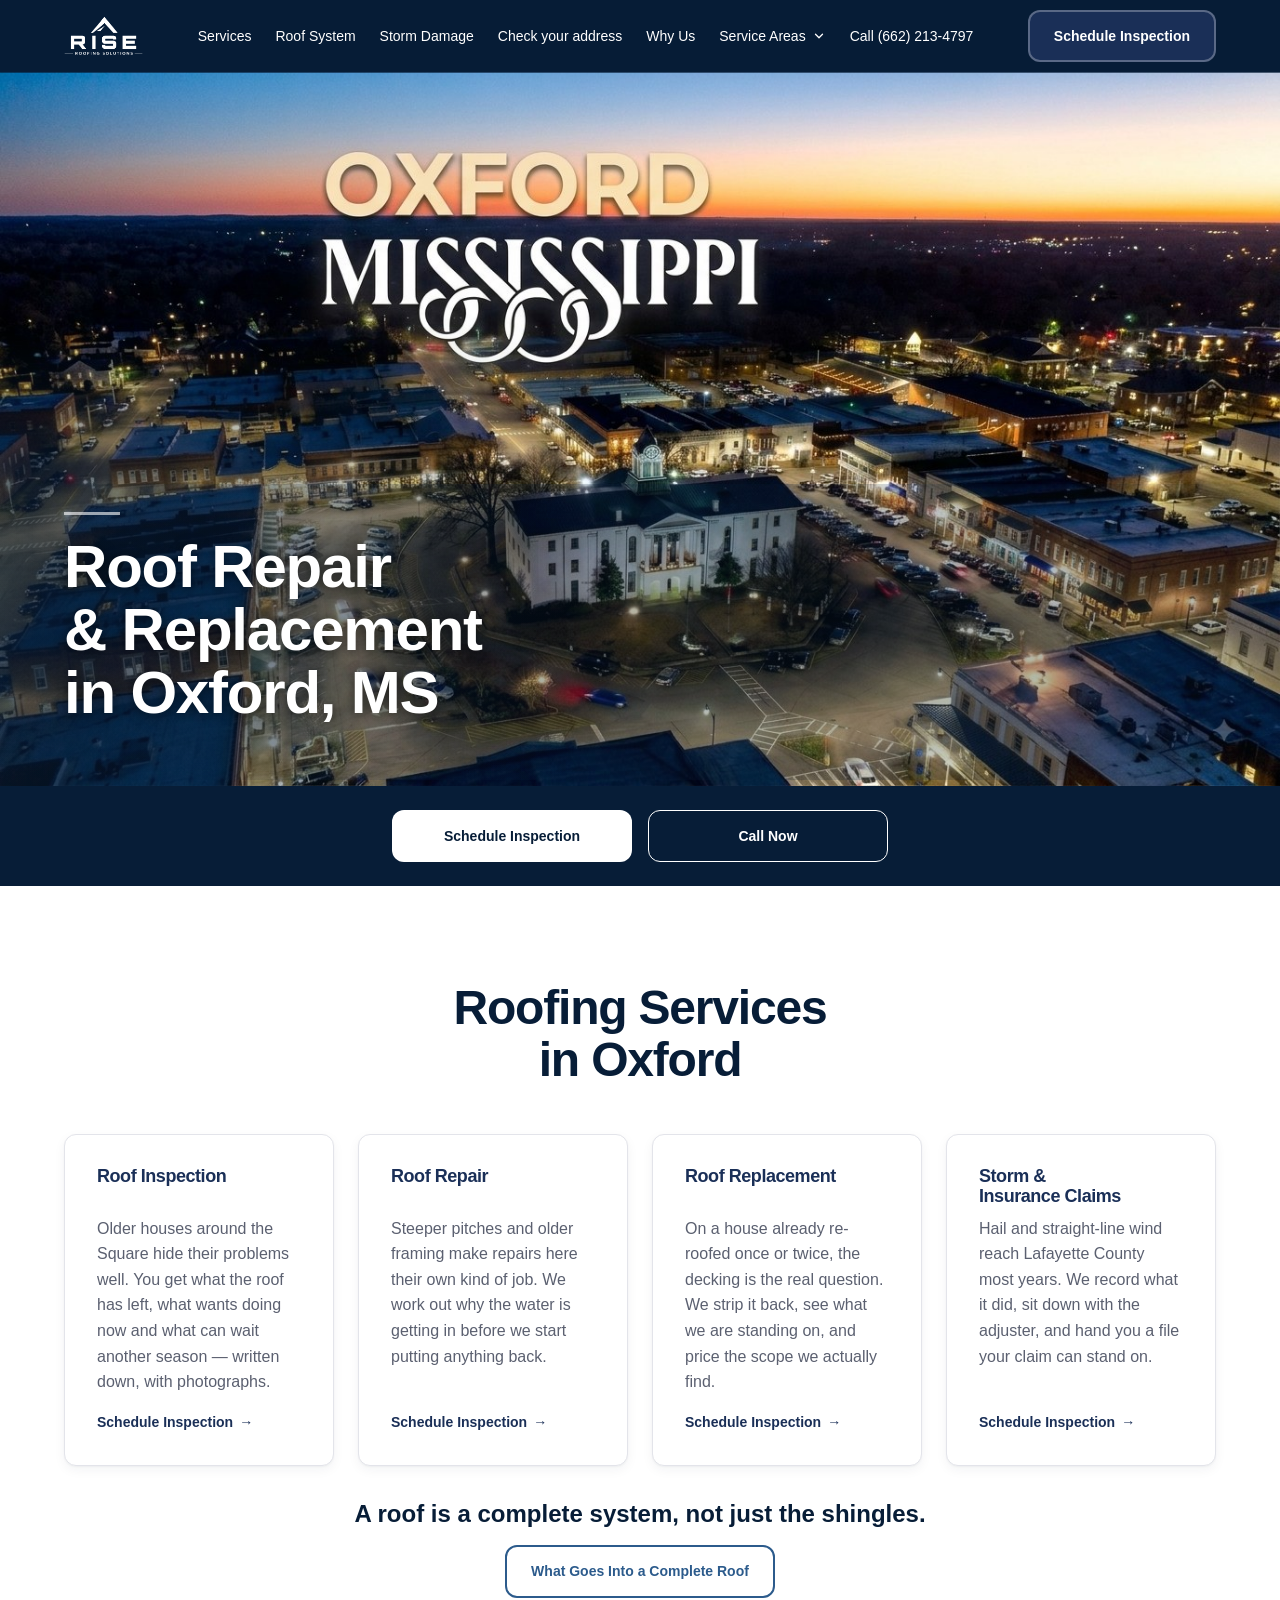
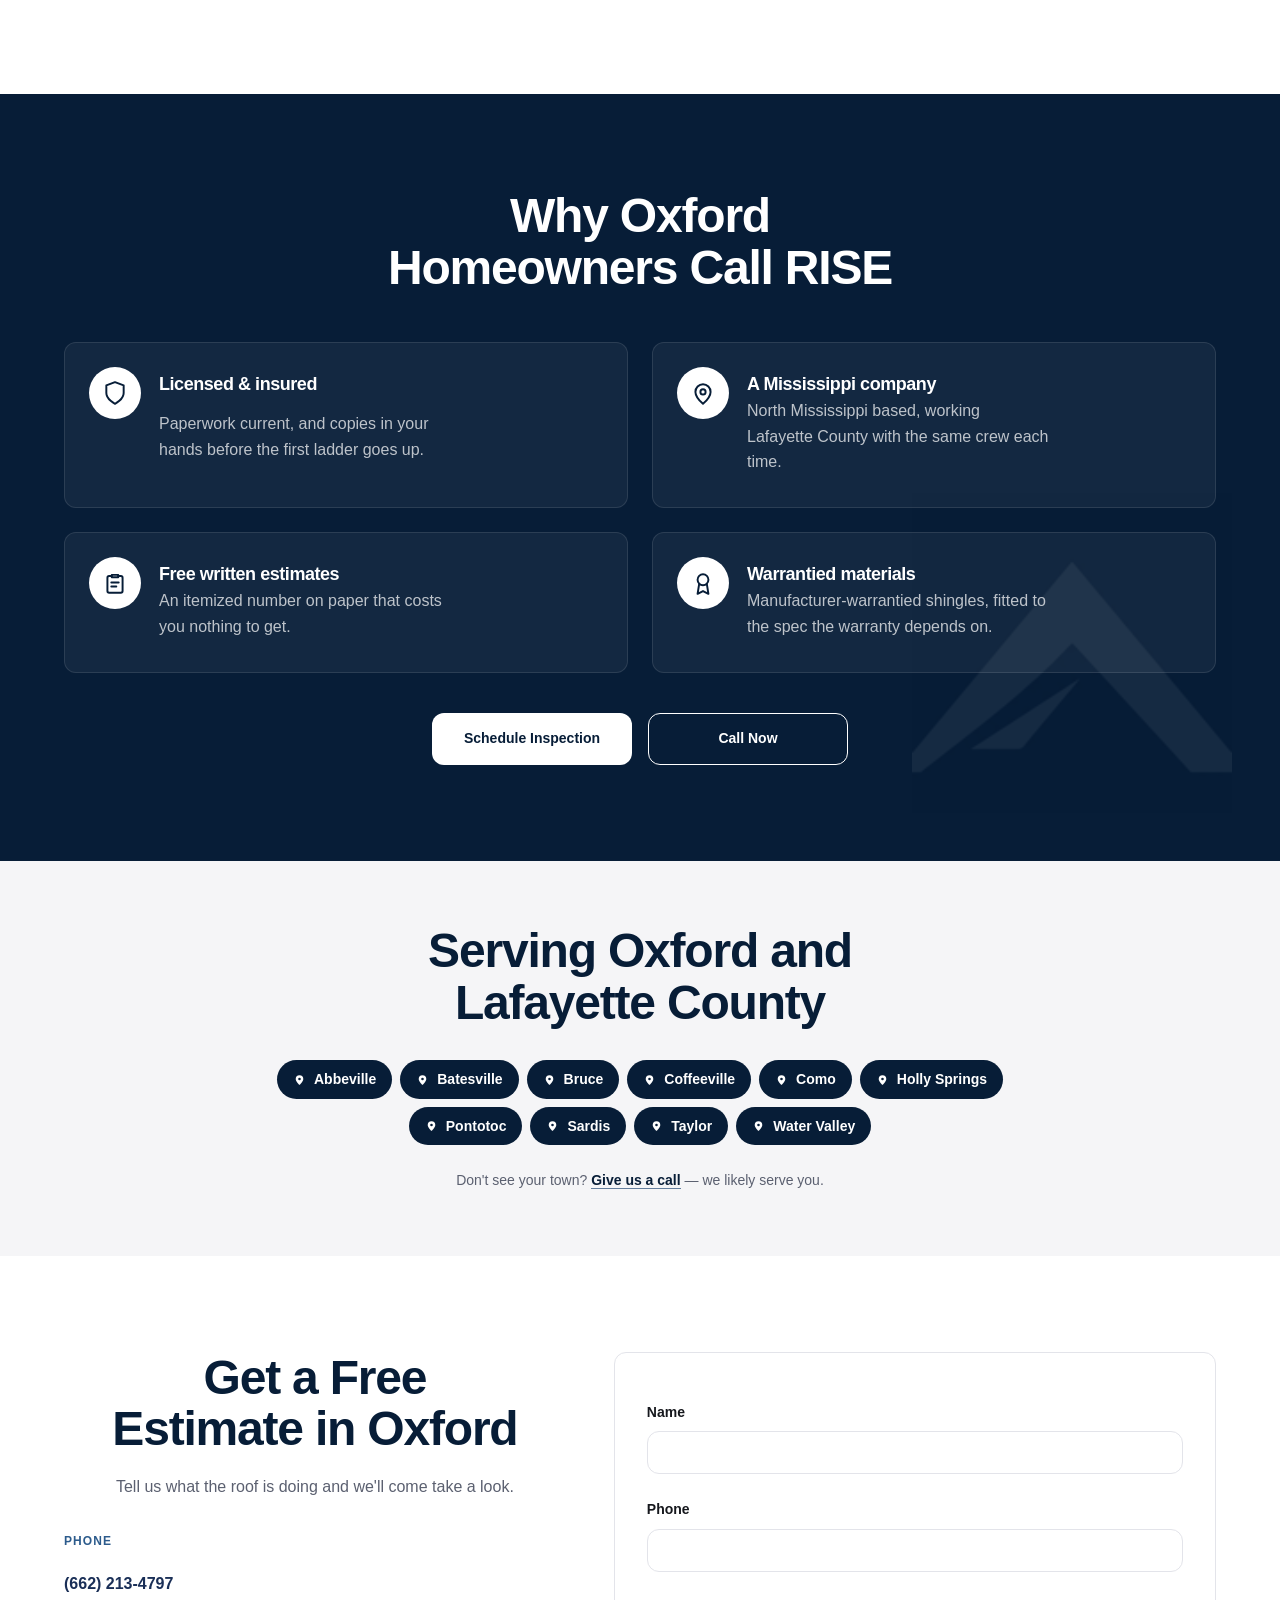
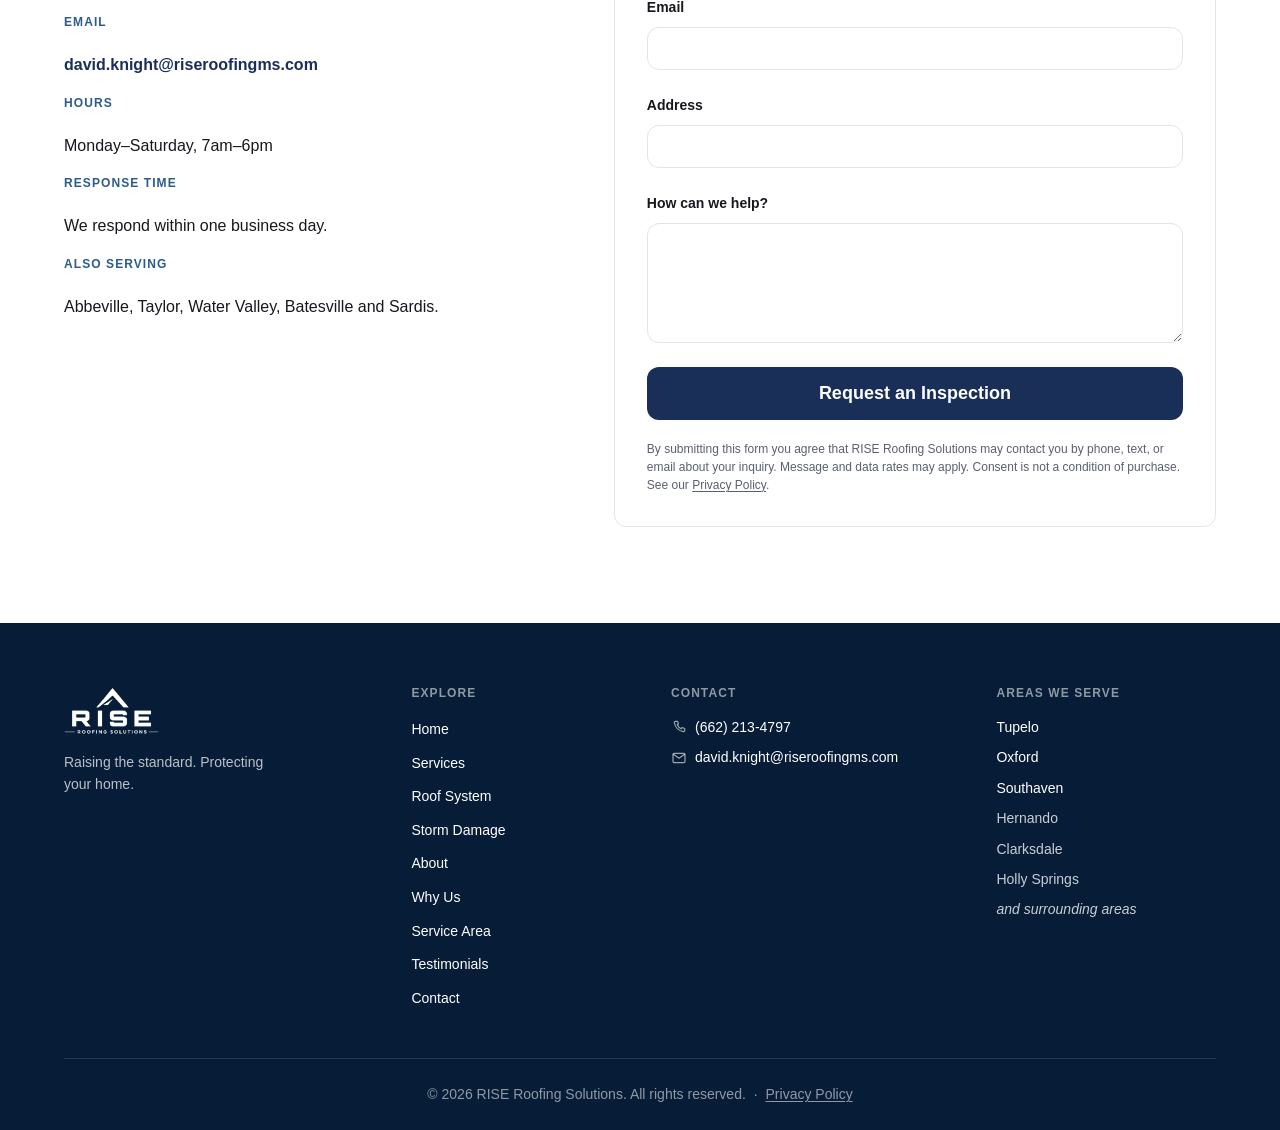
<file: roofing-oxford-ms/index.html>
<!DOCTYPE html>
<html lang="en">
<head>
  <meta charset="UTF-8" />
  <meta name="viewport" content="width=device-width, initial-scale=1.0" />
  <title>Roofing Contractor in Oxford, MS | RISE Roofing Solutions</title>
  <meta name="description" content="Roof inspection, repair, replacement and storm damage claims in Oxford and Lafayette County, MS. Licensed and insured, free written estimates." />
  <link rel="canonical" href="https://riseroofingms.com/roofing-oxford-ms/" />

  <meta property="og:type" content="website" />
  <meta property="og:site_name" content="RISE Roofing Solutions" />
  <meta property="og:title" content="Roofing Contractor in Oxford, MS | RISE Roofing Solutions" />
  <meta property="og:description" content="Roof inspection, repair, replacement and storm damage claims in Oxford and Lafayette County, MS. Licensed, insured and locally owned." />
  <meta property="og:url" content="https://riseroofingms.com/roofing-oxford-ms/" />
  <meta property="og:image" content="https://riseroofingms.com/images/og-image.jpg" />
  <meta property="og:image:width" content="1200" />
  <meta property="og:image:height" content="630" />
  <meta property="og:locale" content="en_US" />

  <meta name="twitter:card" content="summary_large_image" />
  <meta name="twitter:title" content="Roofing Contractor in Oxford, MS | RISE Roofing Solutions" />
  <meta name="twitter:description" content="Roof inspection, repair, replacement and storm damage claims in Oxford and Lafayette County, MS." />
  <meta name="twitter:image" content="https://riseroofingms.com/images/og-image.jpg" />

  <link rel="icon" type="image/png" sizes="32x32" href="../images/favicon-32.png" />
  <link rel="icon" type="image/png" sizes="16x16" href="../images/favicon-16.png" />
  <link rel="apple-touch-icon" sizes="180x180" href="../images/apple-touch-icon.png" />
  <link rel="stylesheet" href="../styles.css" />

  <script type="application/ld+json">
  {
    "@context": "https://schema.org",
    "@type": "RoofingContractor",
    "name": "RISE Roofing Solutions",
    "description": "Roof inspection, repair, replacement and storm damage insurance claims in Oxford and Lafayette County, Mississippi.",
    "url": "https://riseroofingms.com/roofing-oxford-ms/",
    "logo": "https://riseroofingms.com/images/logo.png",
    "image": "https://riseroofingms.com/roofing-oxford-ms/images/oxford-hero-desktop.jpg",
    "telephone": "+1-662-213-4797",
    "email": "david.knight@riseroofingms.com",
    "priceRange": "$$",
    "founder": { "@type": "Person", "name": "David Knight" },
    "address": {
      "@type": "PostalAddress",
      "addressLocality": "Oxford",
      "addressRegion": "MS",
      "addressCountry": "US"
    },
    "areaServed": [
      { "@type": "City", "name": "Oxford", "addressRegion": "MS" },
      { "@type": "City", "name": "Abbeville", "addressRegion": "MS" },
      { "@type": "City", "name": "Taylor", "addressRegion": "MS" },
      { "@type": "City", "name": "Water Valley", "addressRegion": "MS" },
      { "@type": "City", "name": "Batesville", "addressRegion": "MS" },
      { "@type": "City", "name": "Sardis", "addressRegion": "MS" },
      { "@type": "City", "name": "Como", "addressRegion": "MS" },
      { "@type": "City", "name": "Pontotoc", "addressRegion": "MS" },
      { "@type": "AdministrativeArea", "name": "Lafayette County, Mississippi" }
    ],
    "openingHoursSpecification": [
      {
        "@type": "OpeningHoursSpecification",
        "dayOfWeek": ["Monday","Tuesday","Wednesday","Thursday","Friday","Saturday"],
        "opens": "07:00",
        "closes": "18:00"
      }
    ],
    "hasOfferCatalog": {
      "@type": "OfferCatalog",
      "name": "Roofing services in Oxford, MS",
      "itemListElement": [
        { "@type": "Offer", "itemOffered": { "@type": "Service", "name": "Roof inspection" } },
        { "@type": "Offer", "itemOffered": { "@type": "Service", "name": "Roof repair" } },
        { "@type": "Offer", "itemOffered": { "@type": "Service", "name": "Roof replacement" } },
        { "@type": "Offer", "itemOffered": { "@type": "Service", "name": "Storm and insurance claims" } }
      ]
    }
  }
  </script>

  <script>document.documentElement.classList.add("js");</script>
</head>
<body>

  <header class="site-header">
    <div class="container header-inner">
      <a href="/" class="logo">
        <img src="../images/logo.png" alt="RISE Roofing Solutions" class="logo-img" width="611" height="308" onerror="this.style.display='none'" />
      </a>

      <a href="tel:+16622134797" class="header-phone">
        <svg viewBox="0 0 24 24" aria-hidden="true">
          <path d="M6.6 3.5h3.1l1.6 4-2 1.2a12 12 0 0 0 6 6l1.2-2 4 1.6v3.1a1.6 1.6 0 0 1-1.7 1.6A16.5 16.5 0 0 1 5 5.2 1.6 1.6 0 0 1 6.6 3.5z" />
        </svg>
        (662) 213-4797
      </a>

      <button
        type="button"
        class="nav-toggle"
        id="nav-toggle"
        aria-controls="site-nav"
        aria-expanded="false"
      >
        <span class="nav-toggle-bars" aria-hidden="true"></span>
        <span class="visually-hidden">Menu</span>
      </button>

      <nav class="nav" id="site-nav">
        <a href="#services">Services</a>
        <a href="/roof-system">Roof System</a>
        <a href="/storm-damage/">Storm Damage</a>
        <a href="/storm-history">Check your address</a>
        <a href="#why-us">Why Us</a>

        <div class="nav-group" data-nav-dropdown>
          <div class="nav-group-head">
            <button
              type="button"
              class="nav-group-toggle"
              aria-expanded="false"
              aria-controls="nav-areas"
            >
              Service Areas
              <svg class="nav-chevron" viewBox="0 0 24 24" aria-hidden="true">
                <path d="m6 9 6 6 6-6" />
              </svg>
            </button>
          </div>
          <div class="nav-panel" id="nav-areas">
            <div class="nav-panel-inner">
              <a href="/roofing-tupelo-ms/">Tupelo</a>
              <a href="/roofing-oxford-ms/" aria-current="page">Oxford</a>
              <a href="/roofing-southaven-ms/">Southaven</a>
              <a href="/#service-area" class="nav-panel-all">All Service Areas</a>
            </div>
          </div>
        </div>

        <a href="#contact" class="nav-mobile-only">Contact</a>
        <a href="tel:+16622134797" class="nav-phone">Call (662) 213-4797</a>
      </nav>

      <a href="#contact" class="btn btn-primary nav-cta">Schedule Inspection</a>
    </div>
  </header>

  <main id="top">
    <section class="city-hero city-hero-oxford">
      <!-- Sized by aspect-ratio with height:auto — never object-fit:cover, which
           would crop the city wordmark out of the top of the frame. -->
      <div class="city-hero-media">
        <!-- Below 768px a 1.30:1 crop is served in place of the 1.79:1 desktop
             frame. Ratios are set in CSS per breakpoint; never object-fit,
             which would clip the wordmark. -->
        <picture>
          <source
            media="(max-width: 767.98px)"
            srcset="images/oxford-hero-mobile.jpg"
            width="800"
            height="614"
          />
          <img
            src="images/oxford-hero-desktop.jpg"
            alt="The Square in Oxford, Mississippi at dusk, with the Lafayette County courthouse"
            width="1376"
            height="768"
            fetchpriority="high"
            decoding="async"
          />
        </picture>

        <!-- Inside the media box on purpose: the text offset is a percentage,
             and it must resolve against the image height rather than the
             section height, or it drifts as the viewport changes. -->
        <div class="city-hero-content">
          <div class="container">
            <!-- Three explicit lines rather than letting the measure wrap it,
                 so the break never lands mid-phrase as the viewport changes. -->
            <h1>
              <span class="city-hero-h1-main">Roof Repair</span>
              <span class="city-hero-h1-main">&amp; Replacement</span>
              <span class="city-hero-h1-city">in Oxford, MS</span>
            </h1>
          </div>
        </div>
      </div>

      <div class="city-cta-bar">
        <div class="container city-cta-actions">
          <a href="#contact" class="btn btn-primary">Schedule Inspection</a>
          <a href="tel:+16622134797" class="btn btn-outline">Call Now</a>
        </div>
      </div>
    </section>

<!-- lookup-cta -->

    <section id="services" class="services">
      <div class="container">
        <h2 class="reveal">Roofing Services in Oxford</h2>
        <div class="cards">
          <div class="card reveal">
            <h3>Roof Inspection</h3>
            <p>
              Older houses around the Square hide their problems well. You get
              what the roof has left, what wants doing now and what can wait
              another season &mdash; written down, with photographs.
            </p>
            <a href="#contact" class="card-link">Schedule Inspection</a>
          </div>
          <div class="card reveal">
            <h3>Roof Repair</h3>
            <p>
              Steeper pitches and older framing make repairs here their own kind
              of job. We work out why the water is getting in before we start
              putting anything back.
            </p>
            <a href="#contact" class="card-link">Schedule Inspection</a>
          </div>
          <div class="card reveal">
            <h3>Roof Replacement</h3>
            <p>
              On a house already re-roofed once or twice, the decking is the real
              question. We strip it back, see what we are standing on, and price
              the scope we actually find.
            </p>
            <a href="#contact" class="card-link">Schedule Inspection</a>
          </div>
          <div class="card reveal">
            <h3>Storm &amp; Insurance Claims</h3>
            <p>
              Hail and straight-line wind reach Lafayette County most years. We
              record what it did, sit down with the adjuster, and hand you a file
              your claim can stand on.
            </p>
            <a href="#contact" class="card-link">Schedule Inspection</a>
          </div>
        </div>

        <div class="system-cta">
          <p>A roof is a complete system, not just the shingles.</p>
          <a href="/roof-system" class="btn btn-outline-accent">What Goes Into a Complete Roof</a>
        </div>
      </div>
    </section>

    <section id="why-us" class="why-us">
      <div class="container">
        <h2 class="reveal">Why Oxford Homeowners Call RISE</h2>

        <!-- NOTE — the four points below are facts about the business, so they
             are necessarily the same four on every city page. Only the wording
             differs. If you want this section genuinely distinct per city it
             needs different points, not different phrasing. -->
        <ul class="why-grid">
          <li class="why-card reveal">
            <span class="why-icon" aria-hidden="true">
              <svg viewBox="0 0 24 24"><path d="M12 22s8-4 8-10V5l-8-3-8 3v7c0 6 8 10 8 10z" /></svg>
            </span>
            <h3>Licensed &amp; insured</h3>
            <p>Paperwork current, and copies in your hands before the first ladder goes up.</p>
          </li>

          <li class="why-card reveal">
            <span class="why-icon" aria-hidden="true">
              <svg viewBox="0 0 24 24">
                <path d="M12 22s7-6.2 7-11a7 7 0 1 0-14 0c0 4.8 7 11 7 11z" />
                <circle cx="12" cy="11" r="2.4" />
              </svg>
            </span>
            <h3>A Mississippi company</h3>
            <p>North Mississippi based, working Lafayette County with the same crew each time.</p>
          </li>

          <li class="why-card reveal">
            <span class="why-icon" aria-hidden="true">
              <svg viewBox="0 0 24 24">
                <path d="M9 4.5h6v2.2H9z" />
                <path d="M9 5.6H6.6A1.6 1.6 0 0 0 5 7.2v12.2A1.6 1.6 0 0 0 6.6 21h10.8a1.6 1.6 0 0 0 1.6-1.6V7.2a1.6 1.6 0 0 0-1.6-1.6H15" />
                <path d="M8.6 11.5h6.8M8.6 15.3h4.6" />
              </svg>
            </span>
            <h3>Free written estimates</h3>
            <p>An itemized number on paper that costs you nothing to get.</p>
          </li>

          <li class="why-card reveal">
            <span class="why-icon" aria-hidden="true">
              <svg viewBox="0 0 24 24">
                <circle cx="12" cy="9" r="5" />
                <path d="M8.4 13.2 7 22l5-2.6L17 22l-1.4-8.8" />
              </svg>
            </span>
            <h3>Warrantied materials</h3>
            <p>Manufacturer-warrantied shingles, fitted to the spec the warranty depends on.</p>
          </li>
        </ul>

        <div class="why-cta reveal">
          <a href="#contact" class="btn btn-invert">Schedule Inspection</a>
          <a href="tel:+16622134797" class="btn btn-outline">Call Now</a>
        </div>
      </div>
    </section>

    <section class="service-area city-areas service-area-alt">
      <div class="container">
        <h2 class="reveal">Serving Oxford and Lafayette County</h2>

        <div class="area-group reveal">
          <ul class="area-list">
            <li class="reveal">Abbeville</li>
            <li class="reveal">Batesville</li>
            <li class="reveal">Bruce</li>
            <li class="reveal">Coffeeville</li>
            <li class="reveal">Como</li>
            <li class="reveal">Holly Springs</li>
            <li class="reveal">Pontotoc</li>
            <li class="reveal">Sardis</li>
            <li class="reveal">Taylor</li>
            <li class="reveal">Water Valley</li>
          </ul>
        </div>

        <p class="area-note reveal">
          Don't see your town? <a href="tel:+16622134797">Give us a call</a> &mdash; we
          likely serve you.
        </p>
      </div>
    </section>

    <section id="contact" class="contact">
      <div class="container contact-inner">
        <div class="contact-info">
          <h2>Get a Free Estimate in Oxford</h2>
          <p>Tell us what the roof is doing and we'll come take a look.</p>

          <dl class="contact-details">
            <dt>Phone</dt>
            <dd><a href="tel:+16622134797">(662) 213-4797</a></dd>

            <dt>Email</dt>
            <dd><a href="mailto:david.knight@riseroofingms.com">david.knight@riseroofingms.com</a></dd>

            <dt>Hours</dt>
            <dd>Monday&ndash;Saturday, 7am&ndash;6pm</dd>

            <dt>Response time</dt>
            <dd>We respond within one business day.</dd>

            <dt>Also serving</dt>
            <dd>Abbeville, Taylor, Water Valley, Batesville and Sardis.</dd>
          </dl>
        </div>

        <form
          class="contact-form"
          id="contact-form"
          name="quote"
          method="POST"
          action="/thanks"
          data-netlify="true"
          data-netlify-honeypot="bot-field"
        >
          <input type="hidden" name="form-name" value="quote" />
          <input type="hidden" name="page" value="Oxford" />

          <p class="visually-hidden" aria-hidden="true">
            <label>Leave this field empty: <input name="bot-field" tabindex="-1" autocomplete="off" /></label>
          </p>

          <label for="name">Name</label>
          <input type="text" id="name" name="name" autocomplete="name" required />

          <label for="phone">Phone</label>
          <input type="tel" id="phone" name="phone" autocomplete="tel" required />

          <label for="email">Email</label>
          <input type="email" id="email" name="email" autocomplete="email" />

          <label for="address">Address</label>
          <input type="text" id="address" name="address" autocomplete="street-address" />

          <label for="message">How can we help?</label>
          <textarea id="message" name="message" rows="4"></textarea>

          <button type="submit" class="btn btn-primary">Request an Inspection</button>

          <p class="form-consent">
            By submitting this form you agree that RISE Roofing Solutions may
            contact you by phone, text, or email about your inquiry. Message and
            data rates may apply. Consent is not a condition of purchase. See
            our <a href="/privacy">Privacy Policy</a>.
          </p>

          <!-- Declared so every "quote" form on the site has an identical
               field set. Netlify registers one schema per form name and drops
               anything undeclared, which is how storm-history leads lost their
               address. Only the storm history page sets it. -->
          <input type="hidden" name="storm_date" value="" />
        </form>
      </div>
    </section>
  </main>

  <footer class="site-footer">
    <div class="container">
      <div class="footer-grid">
        <div class="footer-brand">
          <img src="../images/logo.png" alt="RISE Roofing Solutions" width="611" height="308" />
          <p>Raising the standard. Protecting your home.</p>
        </div>

        <nav class="footer-nav" aria-label="Footer">
          <h2>Explore</h2>
          <ul>
              <li><a href="/">Home</a></li>
              <li><a href="/#services">Services</a></li>
              <li><a href="/roof-system">Roof System</a></li>
              <li><a href="/storm-damage/">Storm Damage</a></li>
              <li><a href="/#founder">About</a></li>
              <li><a href="/#why-us">Why Us</a></li>
              <li><a href="/#service-area">Service Area</a></li>
              <li><a href="/#testimonials">Testimonials</a></li>
              <li><a href="#contact">Contact</a></li>
            </ul>
        </nav>

        <div class="footer-contact">
          <h2>Contact</h2>
          <ul>
            <li>
              <svg viewBox="0 0 24 24" aria-hidden="true">
                <path d="M6.6 3.5h3.1l1.6 4-2 1.2a12 12 0 0 0 6 6l1.2-2 4 1.6v3.1a1.6 1.6 0 0 1-1.7 1.6A16.5 16.5 0 0 1 5 5.2 1.6 1.6 0 0 1 6.6 3.5z" />
              </svg>
              <a href="tel:+16622134797">(662) 213-4797</a>
            </li>
            <li>
              <svg viewBox="0 0 24 24">
                <rect x="3" y="5" width="18" height="14" rx="2" />
                <path d="m3.5 6.5 8.5 6 8.5-6" />
              </svg>
              <a href="mailto:david.knight@riseroofingms.com">david.knight@riseroofingms.com</a>
            </li>
          </ul>
        </div>

        <div class="footer-area">
          <h2>Areas We Serve</h2>
          <ul>
            <li><a href="/roofing-tupelo-ms/">Tupelo</a></li>
            <li><a href="/roofing-oxford-ms/">Oxford</a></li>
            <li><a href="/roofing-southaven-ms/">Southaven</a></li>
            <li>Hernando</li>
            <li>Clarksdale</li>
            <li>Holly Springs</li>
            <li class="footer-area-more">and surrounding areas</li>
          </ul>
        </div>
      </div>

      <div class="footer-bottom">
        <p>
          &copy; <span id="year"></span> RISE Roofing Solutions. All rights reserved.
          <span class="footer-sep" aria-hidden="true">&middot;</span>
          <a href="/privacy">Privacy Policy</a>
        </p>
      </div>
    </div>
  </footer>

  <div class="sticky-call">
    <a class="sticky-call-btn" href="tel:+16622134797">
      <svg class="sticky-call-icon" viewBox="0 0 24 24" aria-hidden="true">
        <path d="M6.6 3.5h3.1l1.6 4-2 1.2a12 12 0 0 0 6 6l1.2-2 4 1.6v3.1a1.6 1.6 0 0 1-1.7 1.6A16.5 16.5 0 0 1 5 5.2 1.6 1.6 0 0 1 6.6 3.5z" />
      </svg>
      Call (662) 213-4797
    </a>
  </div>

  <script src="../script.js"></script>
</body>
</html>
</file>
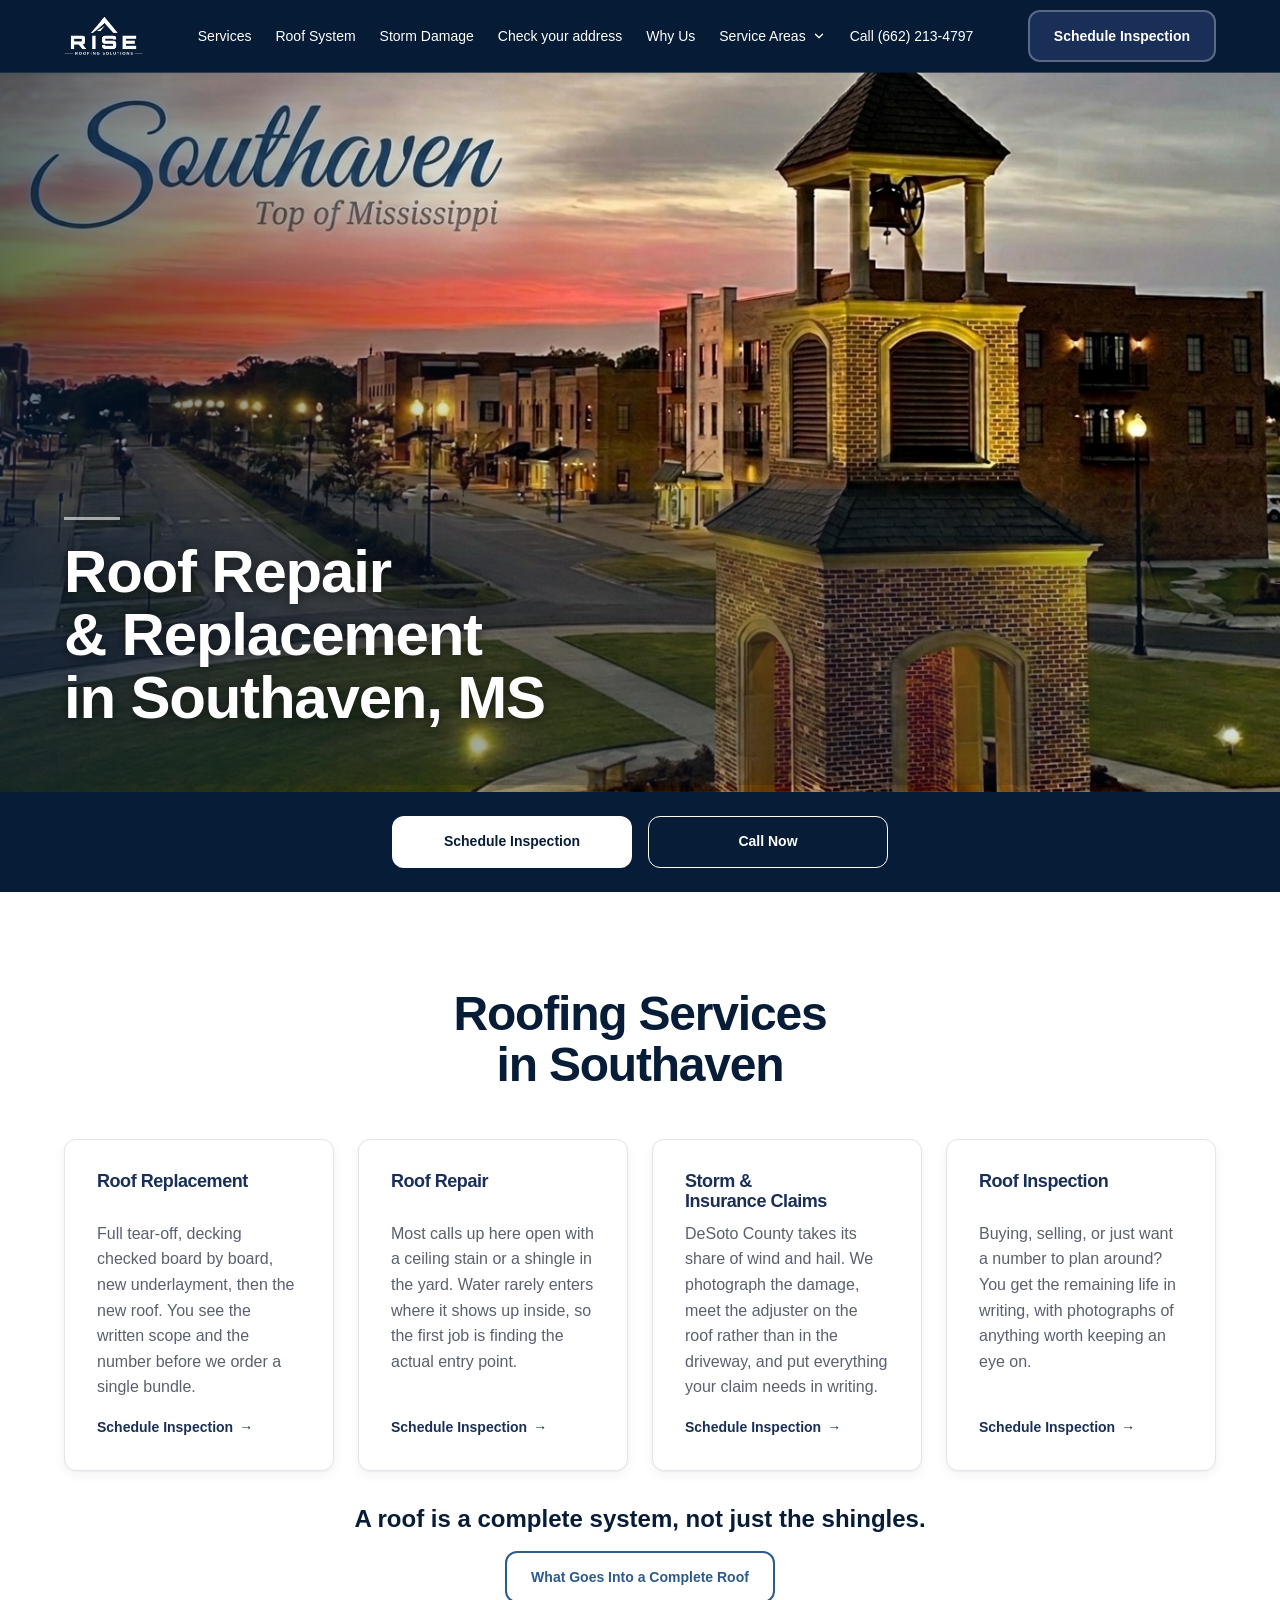
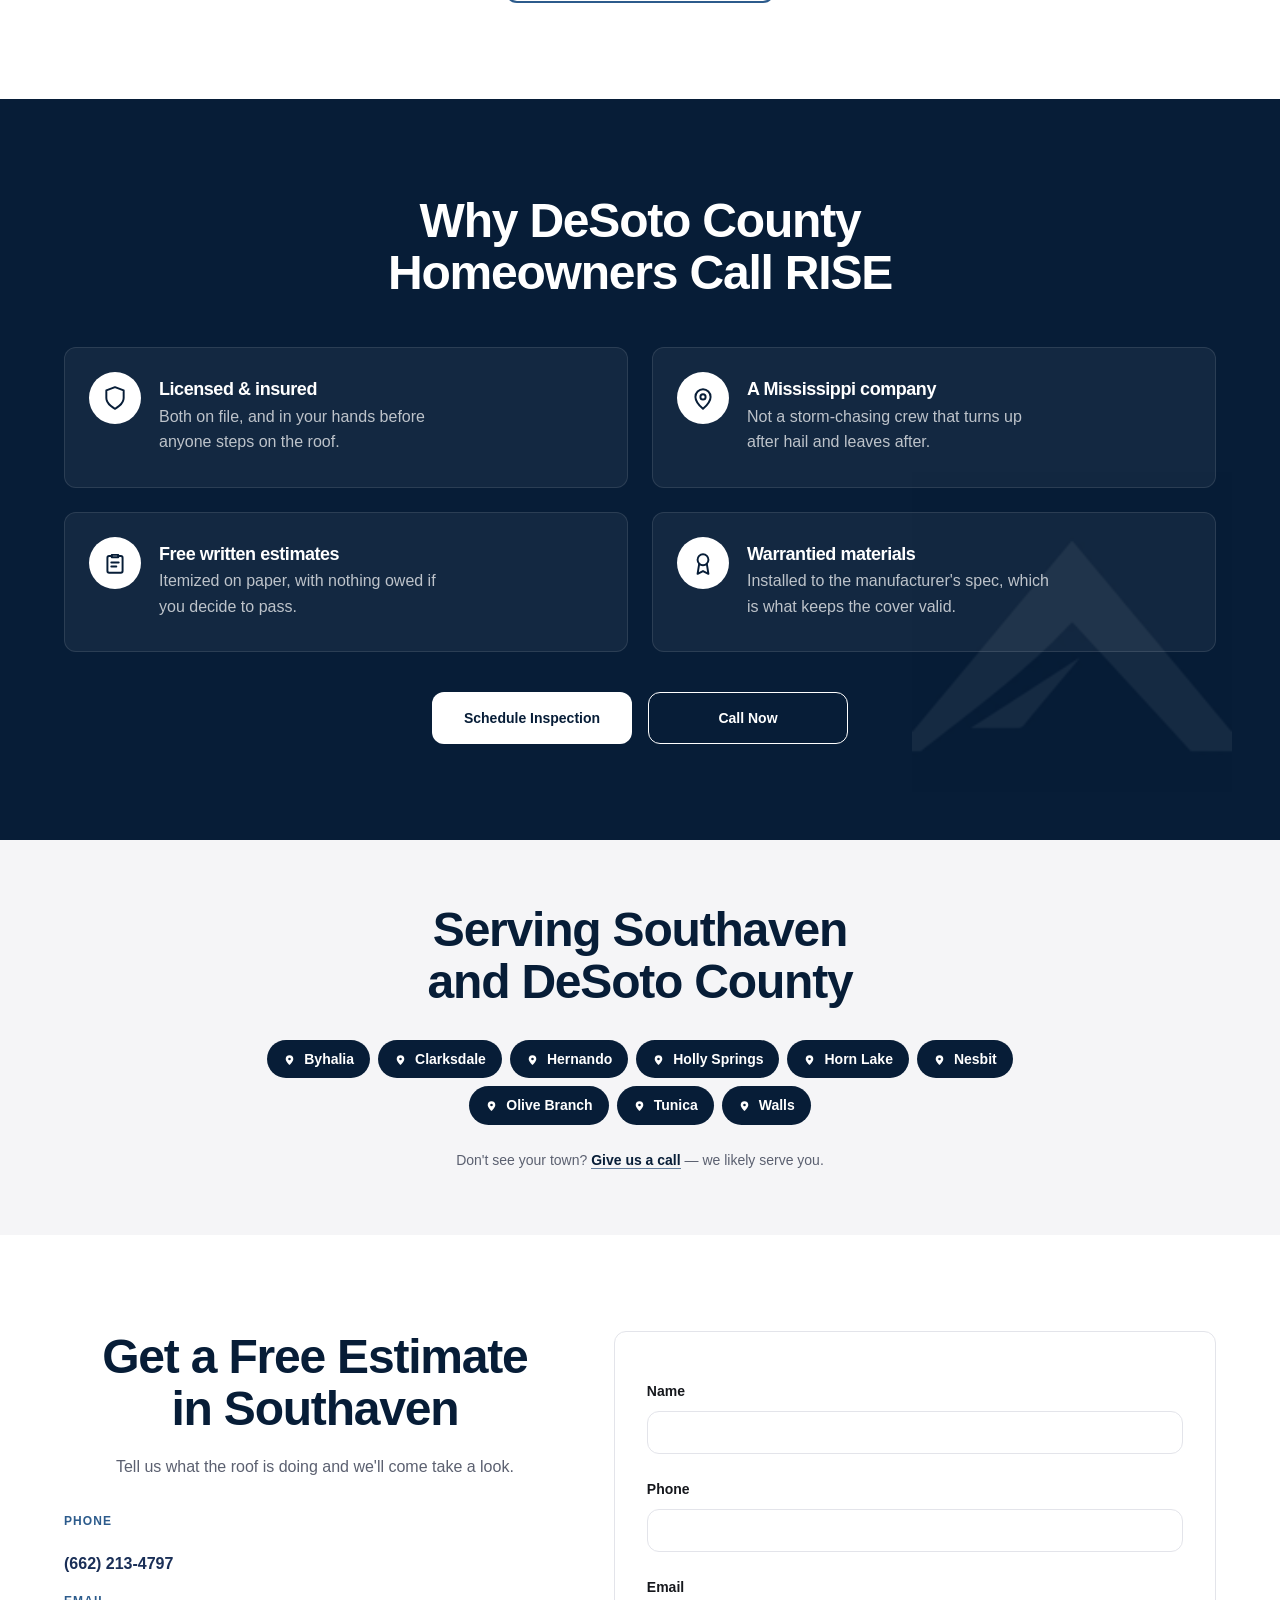
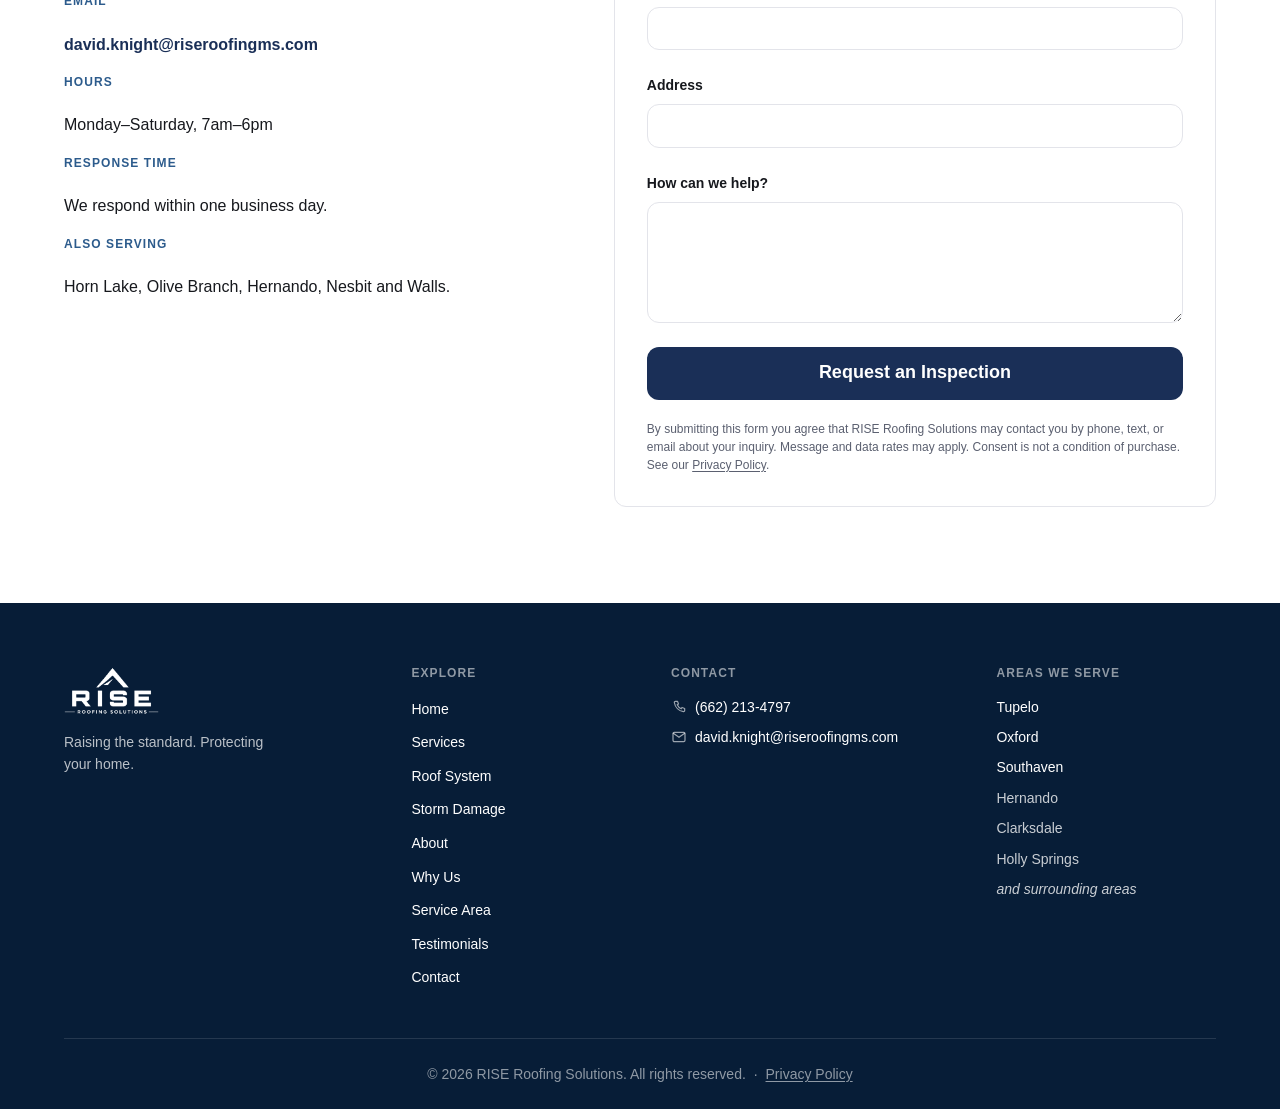
<file: roofing-southaven-ms/index.html>
<!DOCTYPE html>
<html lang="en">
<head>
  <meta charset="UTF-8" />
  <meta name="viewport" content="width=device-width, initial-scale=1.0" />
  <title>Roofing Contractor in Southaven, MS | RISE Roofing Solutions</title>
  <meta name="description" content="Roof replacement, repair, inspection and storm damage claims in Southaven and DeSoto County, MS. Licensed and insured, free written estimates." />
  <link rel="canonical" href="https://riseroofingms.com/roofing-southaven-ms/" />

  <meta property="og:type" content="website" />
  <meta property="og:site_name" content="RISE Roofing Solutions" />
  <meta property="og:title" content="Roofing Contractor in Southaven, MS | RISE Roofing Solutions" />
  <meta property="og:description" content="Roof replacement, repair, inspection and storm damage claims in Southaven and DeSoto County, MS. Licensed, insured and locally owned." />
  <meta property="og:url" content="https://riseroofingms.com/roofing-southaven-ms/" />
  <meta property="og:image" content="https://riseroofingms.com/images/og-image.jpg" />
  <meta property="og:image:width" content="1200" />
  <meta property="og:image:height" content="630" />
  <meta property="og:locale" content="en_US" />

  <meta name="twitter:card" content="summary_large_image" />
  <meta name="twitter:title" content="Roofing Contractor in Southaven, MS | RISE Roofing Solutions" />
  <meta name="twitter:description" content="Roof replacement, repair, inspection and storm damage claims in Southaven and DeSoto County, MS." />
  <meta name="twitter:image" content="https://riseroofingms.com/images/og-image.jpg" />

  <link rel="icon" type="image/png" sizes="32x32" href="../images/favicon-32.png" />
  <link rel="icon" type="image/png" sizes="16x16" href="../images/favicon-16.png" />
  <link rel="apple-touch-icon" sizes="180x180" href="../images/apple-touch-icon.png" />
  <link rel="stylesheet" href="../styles.css" />

  <script type="application/ld+json">
  {
    "@context": "https://schema.org",
    "@type": "RoofingContractor",
    "name": "RISE Roofing Solutions",
    "description": "Roof replacement, repair, inspection and storm damage insurance claims in Southaven and DeSoto County, Mississippi.",
    "url": "https://riseroofingms.com/roofing-southaven-ms/",
    "logo": "https://riseroofingms.com/images/logo.png",
    "image": "https://riseroofingms.com/roofing-southaven-ms/images/southaven-hero-desktop.jpg",
    "telephone": "+1-662-213-4797",
    "email": "david.knight@riseroofingms.com",
    "priceRange": "$$",
    "founder": { "@type": "Person", "name": "David Knight" },
    "address": {
      "@type": "PostalAddress",
      "addressLocality": "Southaven",
      "addressRegion": "MS",
      "addressCountry": "US"
    },
    "areaServed": [
      { "@type": "City", "name": "Southaven", "addressRegion": "MS" },
      { "@type": "City", "name": "Horn Lake", "addressRegion": "MS" },
      { "@type": "City", "name": "Olive Branch", "addressRegion": "MS" },
      { "@type": "City", "name": "Hernando", "addressRegion": "MS" },
      { "@type": "City", "name": "Nesbit", "addressRegion": "MS" },
      { "@type": "City", "name": "Walls", "addressRegion": "MS" },
      { "@type": "City", "name": "Byhalia", "addressRegion": "MS" },
      { "@type": "City", "name": "Holly Springs", "addressRegion": "MS" },
      { "@type": "AdministrativeArea", "name": "DeSoto County, Mississippi" }
    ],
    "openingHoursSpecification": [
      {
        "@type": "OpeningHoursSpecification",
        "dayOfWeek": ["Monday","Tuesday","Wednesday","Thursday","Friday","Saturday"],
        "opens": "07:00",
        "closes": "18:00"
      }
    ],
    "hasOfferCatalog": {
      "@type": "OfferCatalog",
      "name": "Roofing services in Southaven, MS",
      "itemListElement": [
        { "@type": "Offer", "itemOffered": { "@type": "Service", "name": "Roof replacement" } },
        { "@type": "Offer", "itemOffered": { "@type": "Service", "name": "Roof repair" } },
        { "@type": "Offer", "itemOffered": { "@type": "Service", "name": "Storm and insurance claims" } },
        { "@type": "Offer", "itemOffered": { "@type": "Service", "name": "Roof inspection" } }
      ]
    }
  }
  </script>

  <script>document.documentElement.classList.add("js");</script>
</head>
<body>

  <header class="site-header">
    <div class="container header-inner">
      <a href="/" class="logo">
        <img src="../images/logo.png" alt="RISE Roofing Solutions" class="logo-img" width="611" height="308" onerror="this.style.display='none'" />
      </a>

      <a href="tel:+16622134797" class="header-phone">
        <svg viewBox="0 0 24 24" aria-hidden="true">
          <path d="M6.6 3.5h3.1l1.6 4-2 1.2a12 12 0 0 0 6 6l1.2-2 4 1.6v3.1a1.6 1.6 0 0 1-1.7 1.6A16.5 16.5 0 0 1 5 5.2 1.6 1.6 0 0 1 6.6 3.5z" />
        </svg>
        (662) 213-4797
      </a>

      <button
        type="button"
        class="nav-toggle"
        id="nav-toggle"
        aria-controls="site-nav"
        aria-expanded="false"
      >
        <span class="nav-toggle-bars" aria-hidden="true"></span>
        <span class="visually-hidden">Menu</span>
      </button>

      <nav class="nav" id="site-nav">
        <a href="#services">Services</a>
        <a href="/roof-system">Roof System</a>
        <a href="/storm-damage/">Storm Damage</a>
        <a href="/storm-history">Check your address</a>
        <a href="#why-us">Why Us</a>

        <div class="nav-group" data-nav-dropdown>
          <div class="nav-group-head">
            <button
              type="button"
              class="nav-group-toggle"
              aria-expanded="false"
              aria-controls="nav-areas"
            >
              Service Areas
              <svg class="nav-chevron" viewBox="0 0 24 24" aria-hidden="true">
                <path d="m6 9 6 6 6-6" />
              </svg>
            </button>
          </div>
          <div class="nav-panel" id="nav-areas">
            <div class="nav-panel-inner">
              <a href="/roofing-tupelo-ms/">Tupelo</a>
              <a href="/roofing-oxford-ms/">Oxford</a>
              <a href="/roofing-southaven-ms/" aria-current="page">Southaven</a>
              <a href="/#service-area" class="nav-panel-all">All Service Areas</a>
            </div>
          </div>
        </div>

        <a href="#contact" class="nav-mobile-only">Contact</a>
        <a href="tel:+16622134797" class="nav-phone">Call (662) 213-4797</a>
      </nav>

      <a href="#contact" class="btn btn-primary nav-cta">Schedule Inspection</a>
    </div>
  </header>

  <main id="top">
    <section class="city-hero city-hero-southaven">
      <!-- Sized by aspect-ratio with height:auto — never object-fit:cover, which
           would crop the city wordmark out of the top-left of the frame. -->
      <div class="city-hero-media">
        <!-- Below 768px a 1.50:1 crop of the same frame is served instead of
             the 1.78:1 desktop one. It is cut from the wordmark's left edge and
             is wide enough to keep the bell tower whole. Ratios are set in CSS
             per breakpoint; never object-fit, which would clip the wordmark. -->
        <picture>
          <source
            media="(max-width: 767.98px)"
            srcset="images/southaven-hero-mobile.jpg"
            width="800"
            height="534"
          />
          <img
            src="images/southaven-hero-desktop.jpg"
            alt="Southaven, Mississippi town center at sunset"
            width="1366"
            height="768"
            fetchpriority="high"
            decoding="async"
          />
        </picture>

        <!-- Inside the media box on purpose: the text offset is a percentage,
             and it must resolve against the image height rather than the
             section height, or it drifts as the viewport changes. -->
        <div class="city-hero-content">
          <div class="container">
            <!-- Three explicit lines rather than letting the measure wrap it,
                 so the break never lands mid-phrase as the viewport changes. -->
            <h1>
              <span class="city-hero-h1-main">Roof Repair</span>
              <span class="city-hero-h1-main">&amp; Replacement</span>
              <span class="city-hero-h1-city">in Southaven, MS</span>
            </h1>
          </div>
        </div>
      </div>

      <div class="city-cta-bar">
        <div class="container city-cta-actions">
          <a href="#contact" class="btn btn-primary">Schedule Inspection</a>
          <a href="tel:+16622134797" class="btn btn-outline">Call Now</a>
        </div>
      </div>
    </section>

<!-- lookup-cta -->

    <section id="services" class="services">
      <div class="container">
        <h2 class="reveal">Roofing Services in Southaven</h2>
        <div class="cards">
          <div class="card reveal">
            <h3>Roof Replacement</h3>
            <p>
              Full tear-off, decking checked board by board, new underlayment, then
              the new roof. You see the written scope and the number before we
              order a single bundle.
            </p>
            <a href="#contact" class="card-link">Schedule Inspection</a>
          </div>
          <div class="card reveal">
            <h3>Roof Repair</h3>
            <p>
              Most calls up here open with a ceiling stain or a shingle in the
              yard. Water rarely enters where it shows up inside, so the first job
              is finding the actual entry point.
            </p>
            <a href="#contact" class="card-link">Schedule Inspection</a>
          </div>
          <div class="card reveal">
            <h3>Storm &amp; Insurance Claims</h3>
            <p>
              DeSoto County takes its share of wind and hail. We photograph the
              damage, meet the adjuster on the roof rather than in the driveway,
              and put everything your claim needs in writing.
            </p>
            <a href="#contact" class="card-link">Schedule Inspection</a>
          </div>
          <div class="card reveal">
            <h3>Roof Inspection</h3>
            <p>
              Buying, selling, or just want a number to plan around? You get the
              remaining life in writing, with photographs of anything worth
              keeping an eye on.
            </p>
            <a href="#contact" class="card-link">Schedule Inspection</a>
          </div>
        </div>

        <div class="system-cta">
          <p>A roof is a complete system, not just the shingles.</p>
          <a href="/roof-system" class="btn btn-outline-accent">What Goes Into a Complete Roof</a>
        </div>
      </div>
    </section>

    <section id="why-us" class="why-us">
      <div class="container">
        <h2 class="reveal">Why DeSoto County Homeowners Call RISE</h2>

        <!-- NOTE — the four points below are facts about the business, so they
             are necessarily the same four on every city page. Only the wording
             differs. If you want this section genuinely distinct per city it
             needs different points, not different phrasing. -->
        <ul class="why-grid">
          <li class="why-card reveal">
            <span class="why-icon" aria-hidden="true">
              <svg viewBox="0 0 24 24"><path d="M12 22s8-4 8-10V5l-8-3-8 3v7c0 6 8 10 8 10z" /></svg>
            </span>
            <h3>Licensed &amp; insured</h3>
            <p>Both on file, and in your hands before anyone steps on the roof.</p>
          </li>

          <li class="why-card reveal">
            <span class="why-icon" aria-hidden="true">
              <svg viewBox="0 0 24 24">
                <path d="M12 22s7-6.2 7-11a7 7 0 1 0-14 0c0 4.8 7 11 7 11z" />
                <circle cx="12" cy="11" r="2.4" />
              </svg>
            </span>
            <h3>A Mississippi company</h3>
            <p>Not a storm-chasing crew that turns up after hail and leaves after.</p>
          </li>

          <li class="why-card reveal">
            <span class="why-icon" aria-hidden="true">
              <svg viewBox="0 0 24 24">
                <path d="M9 4.5h6v2.2H9z" />
                <path d="M9 5.6H6.6A1.6 1.6 0 0 0 5 7.2v12.2A1.6 1.6 0 0 0 6.6 21h10.8a1.6 1.6 0 0 0 1.6-1.6V7.2a1.6 1.6 0 0 0-1.6-1.6H15" />
                <path d="M8.6 11.5h6.8M8.6 15.3h4.6" />
              </svg>
            </span>
            <h3>Free written estimates</h3>
            <p>Itemized on paper, with nothing owed if you decide to pass.</p>
          </li>

          <li class="why-card reveal">
            <span class="why-icon" aria-hidden="true">
              <svg viewBox="0 0 24 24">
                <circle cx="12" cy="9" r="5" />
                <path d="M8.4 13.2 7 22l5-2.6L17 22l-1.4-8.8" />
              </svg>
            </span>
            <h3>Warrantied materials</h3>
            <p>Installed to the manufacturer's spec, which is what keeps the cover valid.</p>
          </li>
        </ul>

        <div class="why-cta reveal">
          <a href="#contact" class="btn btn-invert">Schedule Inspection</a>
          <a href="tel:+16622134797" class="btn btn-outline">Call Now</a>
        </div>
      </div>
    </section>

    <section class="service-area city-areas service-area-alt">
      <div class="container">
        <h2 class="reveal">Serving Southaven and DeSoto County</h2>

        <div class="area-group reveal">
          <ul class="area-list">
            <li class="reveal">Byhalia</li>
            <li class="reveal">Clarksdale</li>
            <li class="reveal">Hernando</li>
            <li class="reveal">Holly Springs</li>
            <li class="reveal">Horn Lake</li>
            <li class="reveal">Nesbit</li>
            <li class="reveal">Olive Branch</li>
            <li class="reveal">Tunica</li>
            <li class="reveal">Walls</li>
          </ul>
        </div>

        <p class="area-note reveal">
          Don't see your town? <a href="tel:+16622134797">Give us a call</a> &mdash; we
          likely serve you.
        </p>
      </div>
    </section>

    <section id="contact" class="contact">
      <div class="container contact-inner">
        <div class="contact-info">
          <h2>Get a Free Estimate in Southaven</h2>
          <p>Tell us what the roof is doing and we'll come take a look.</p>

          <dl class="contact-details">
            <dt>Phone</dt>
            <dd><a href="tel:+16622134797">(662) 213-4797</a></dd>

            <dt>Email</dt>
            <dd><a href="mailto:david.knight@riseroofingms.com">david.knight@riseroofingms.com</a></dd>

            <dt>Hours</dt>
            <dd>Monday&ndash;Saturday, 7am&ndash;6pm</dd>

            <dt>Response time</dt>
            <dd>We respond within one business day.</dd>

            <dt>Also serving</dt>
            <dd>Horn Lake, Olive Branch, Hernando, Nesbit and Walls.</dd>
          </dl>
        </div>

        <form
          class="contact-form"
          id="contact-form"
          name="quote"
          method="POST"
          action="/thanks"
          data-netlify="true"
          data-netlify-honeypot="bot-field"
        >
          <input type="hidden" name="form-name" value="quote" />
          <input type="hidden" name="page" value="Southaven" />

          <p class="visually-hidden" aria-hidden="true">
            <label>Leave this field empty: <input name="bot-field" tabindex="-1" autocomplete="off" /></label>
          </p>

          <label for="name">Name</label>
          <input type="text" id="name" name="name" autocomplete="name" required />

          <label for="phone">Phone</label>
          <input type="tel" id="phone" name="phone" autocomplete="tel" required />

          <label for="email">Email</label>
          <input type="email" id="email" name="email" autocomplete="email" />

          <label for="address">Address</label>
          <input type="text" id="address" name="address" autocomplete="street-address" />

          <label for="message">How can we help?</label>
          <textarea id="message" name="message" rows="4"></textarea>

          <button type="submit" class="btn btn-primary">Request an Inspection</button>

          <p class="form-consent">
            By submitting this form you agree that RISE Roofing Solutions may
            contact you by phone, text, or email about your inquiry. Message and
            data rates may apply. Consent is not a condition of purchase. See
            our <a href="/privacy">Privacy Policy</a>.
          </p>

          <!-- Declared so every "quote" form on the site has an identical
               field set. Netlify registers one schema per form name and drops
               anything undeclared, which is how storm-history leads lost their
               address. Only the storm history page sets it. -->
          <input type="hidden" name="storm_date" value="" />
        </form>
      </div>
    </section>
  </main>

  <footer class="site-footer">
    <div class="container">
      <div class="footer-grid">
        <div class="footer-brand">
          <img src="../images/logo.png" alt="RISE Roofing Solutions" width="611" height="308" />
          <p>Raising the standard. Protecting your home.</p>
        </div>

        <nav class="footer-nav" aria-label="Footer">
          <h2>Explore</h2>
          <ul>
              <li><a href="/">Home</a></li>
              <li><a href="/#services">Services</a></li>
              <li><a href="/roof-system">Roof System</a></li>
              <li><a href="/storm-damage/">Storm Damage</a></li>
              <li><a href="/#founder">About</a></li>
              <li><a href="/#why-us">Why Us</a></li>
              <li><a href="/#service-area">Service Area</a></li>
              <li><a href="/#testimonials">Testimonials</a></li>
              <li><a href="#contact">Contact</a></li>
            </ul>
        </nav>

        <div class="footer-contact">
          <h2>Contact</h2>
          <ul>
            <li>
              <svg viewBox="0 0 24 24" aria-hidden="true">
                <path d="M6.6 3.5h3.1l1.6 4-2 1.2a12 12 0 0 0 6 6l1.2-2 4 1.6v3.1a1.6 1.6 0 0 1-1.7 1.6A16.5 16.5 0 0 1 5 5.2 1.6 1.6 0 0 1 6.6 3.5z" />
              </svg>
              <a href="tel:+16622134797">(662) 213-4797</a>
            </li>
            <li>
              <svg viewBox="0 0 24 24">
                <rect x="3" y="5" width="18" height="14" rx="2" />
                <path d="m3.5 6.5 8.5 6 8.5-6" />
              </svg>
              <a href="mailto:david.knight@riseroofingms.com">david.knight@riseroofingms.com</a>
            </li>
          </ul>
        </div>

        <div class="footer-area">
          <h2>Areas We Serve</h2>
          <ul>
            <li><a href="/roofing-tupelo-ms/">Tupelo</a></li>
            <li><a href="/roofing-oxford-ms/">Oxford</a></li>
            <li><a href="/roofing-southaven-ms/">Southaven</a></li>
            <li>Hernando</li>
            <li>Clarksdale</li>
            <li>Holly Springs</li>
            <li class="footer-area-more">and surrounding areas</li>
          </ul>
        </div>
      </div>

      <div class="footer-bottom">
        <p>
          &copy; <span id="year"></span> RISE Roofing Solutions. All rights reserved.
          <span class="footer-sep" aria-hidden="true">&middot;</span>
          <a href="/privacy">Privacy Policy</a>
        </p>
      </div>
    </div>
  </footer>

  <div class="sticky-call">
    <a class="sticky-call-btn" href="tel:+16622134797">
      <svg class="sticky-call-icon" viewBox="0 0 24 24" aria-hidden="true">
        <path d="M6.6 3.5h3.1l1.6 4-2 1.2a12 12 0 0 0 6 6l1.2-2 4 1.6v3.1a1.6 1.6 0 0 1-1.7 1.6A16.5 16.5 0 0 1 5 5.2 1.6 1.6 0 0 1 6.6 3.5z" />
      </svg>
      Call (662) 213-4797
    </a>
  </div>

  <script src="../script.js"></script>
</body>
</html>
</file>
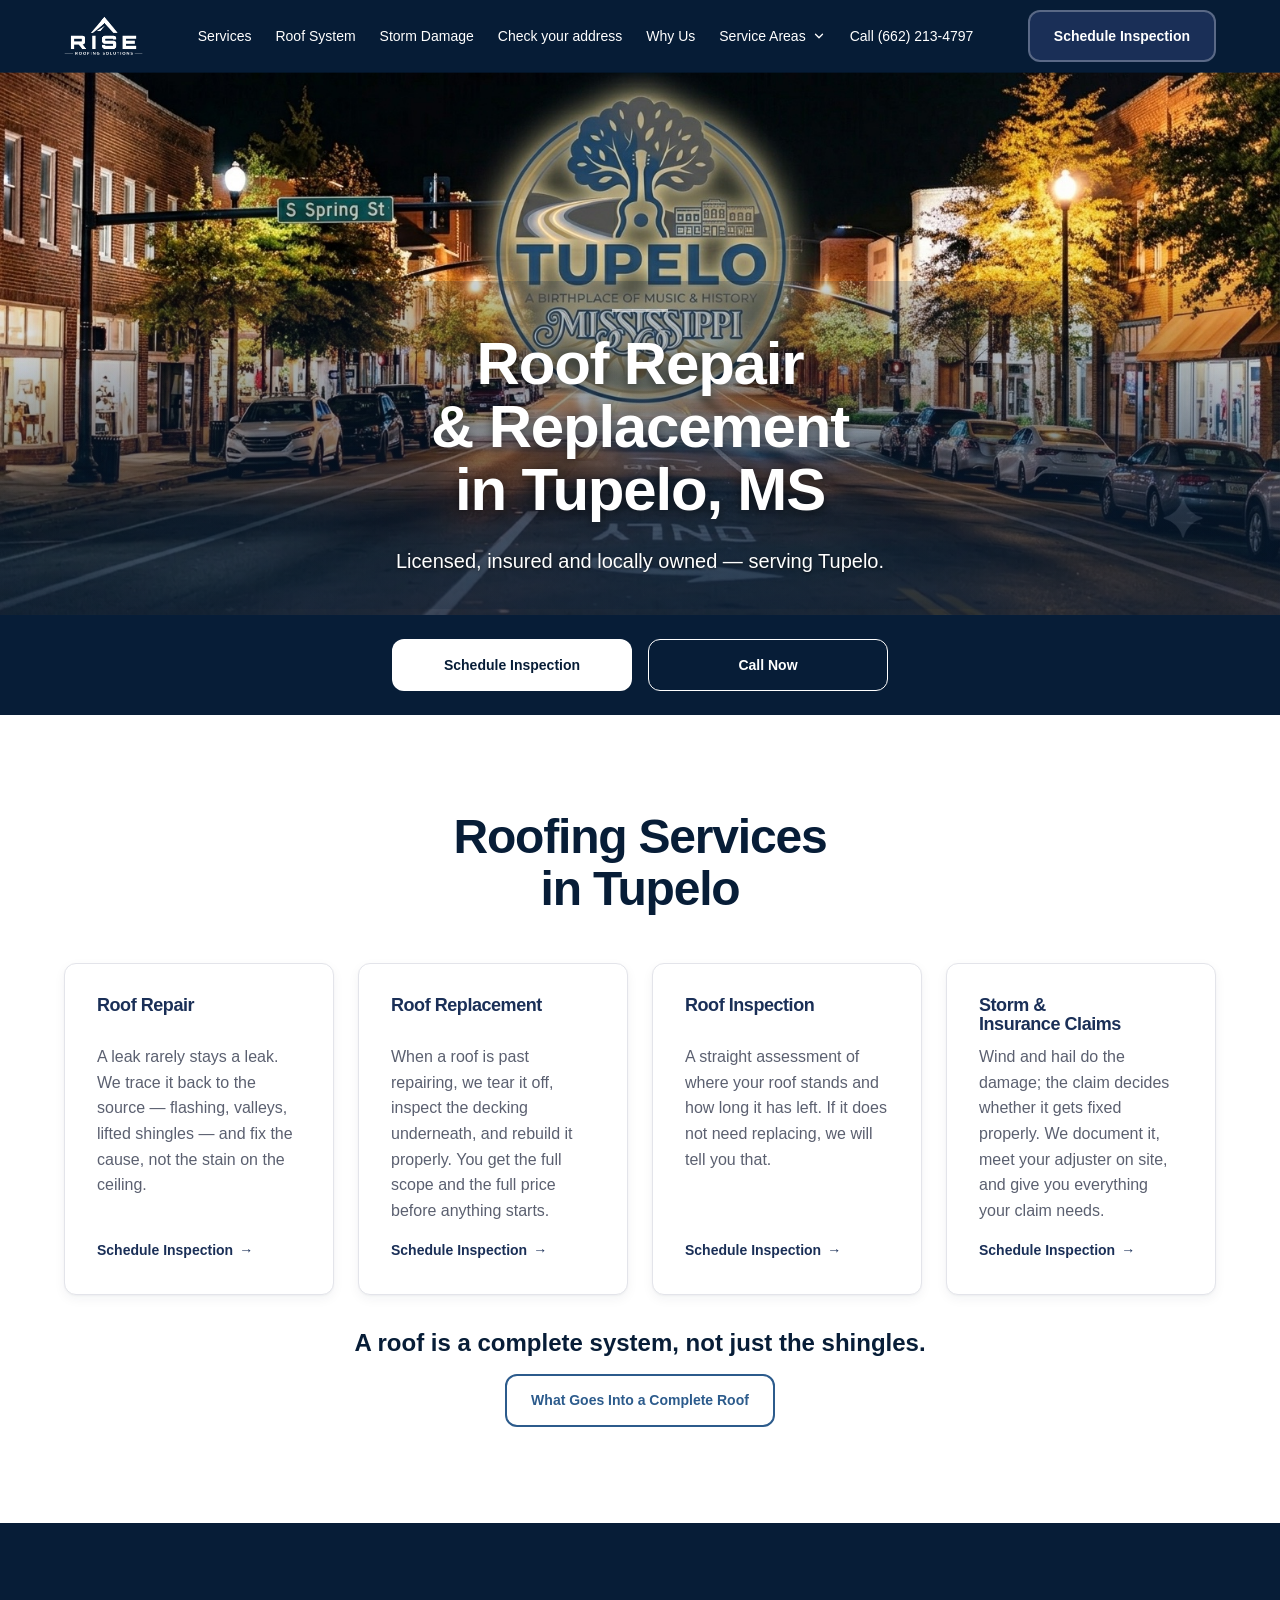
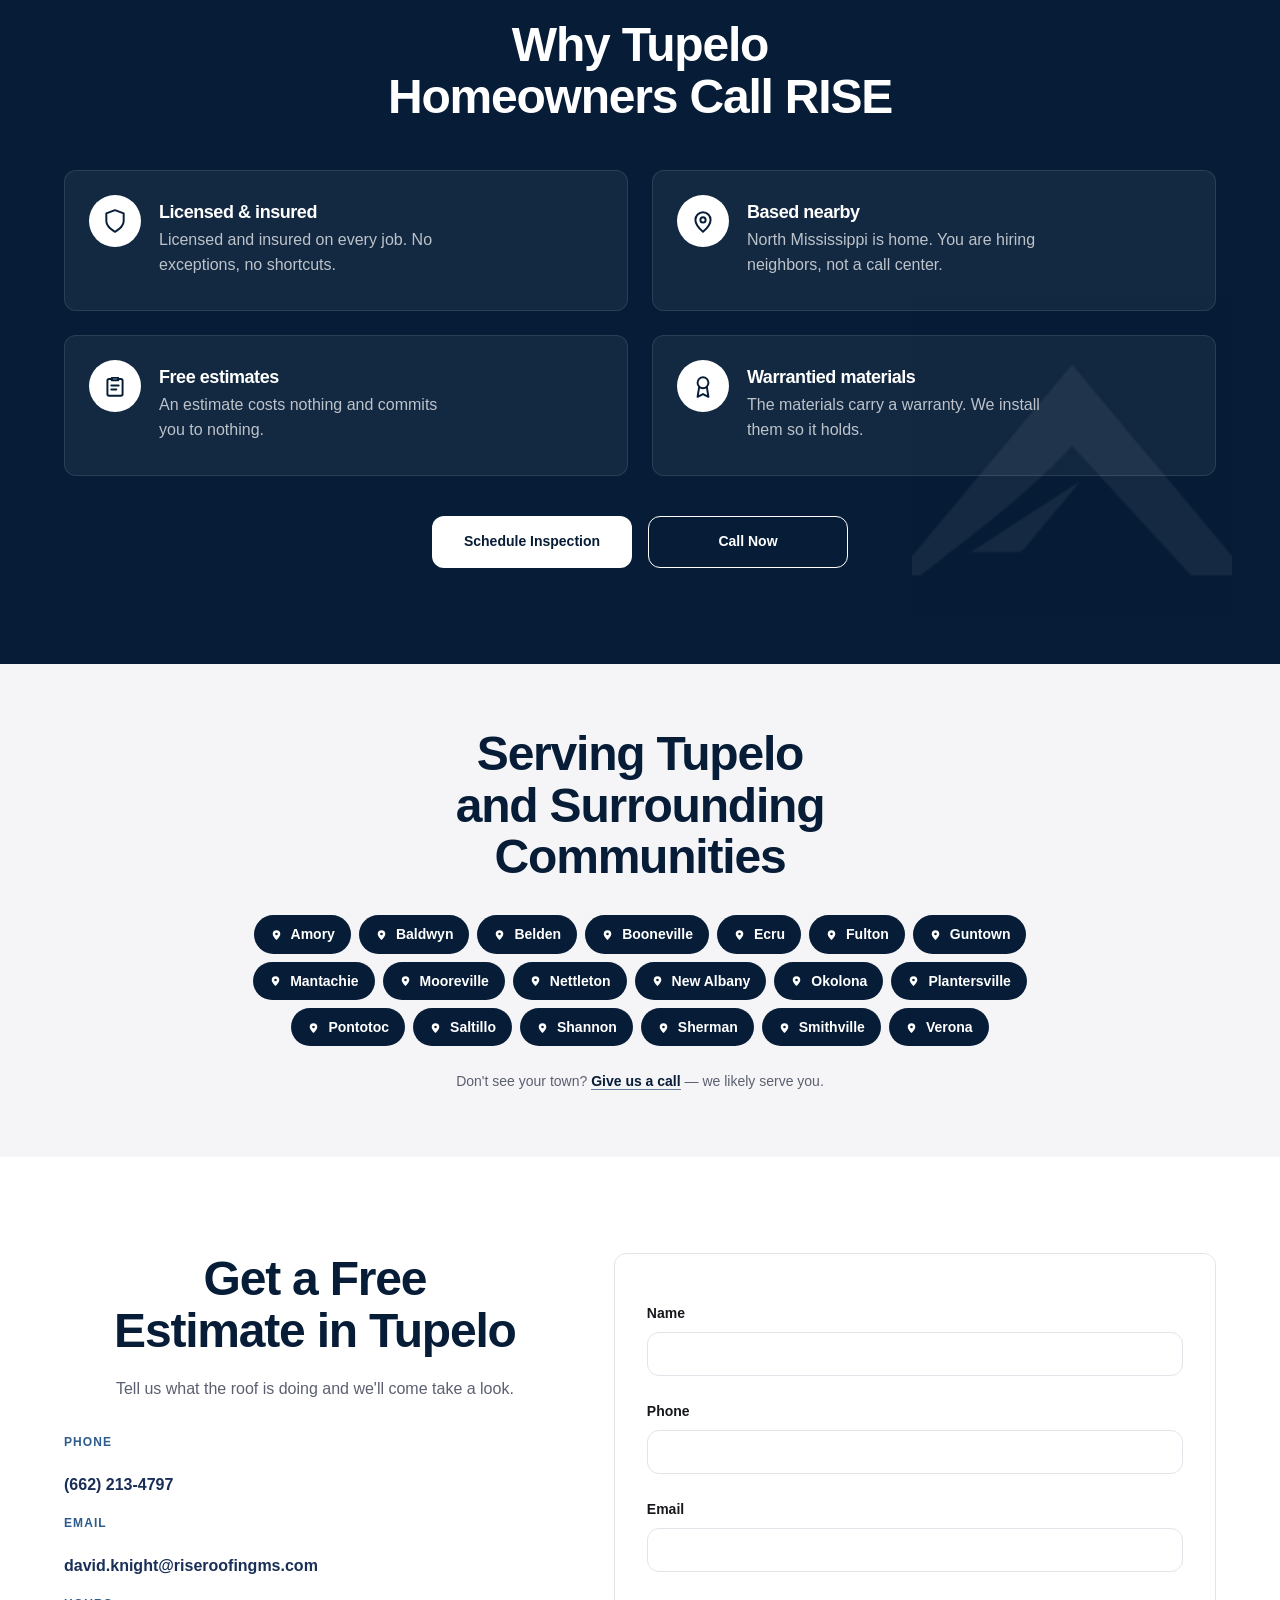
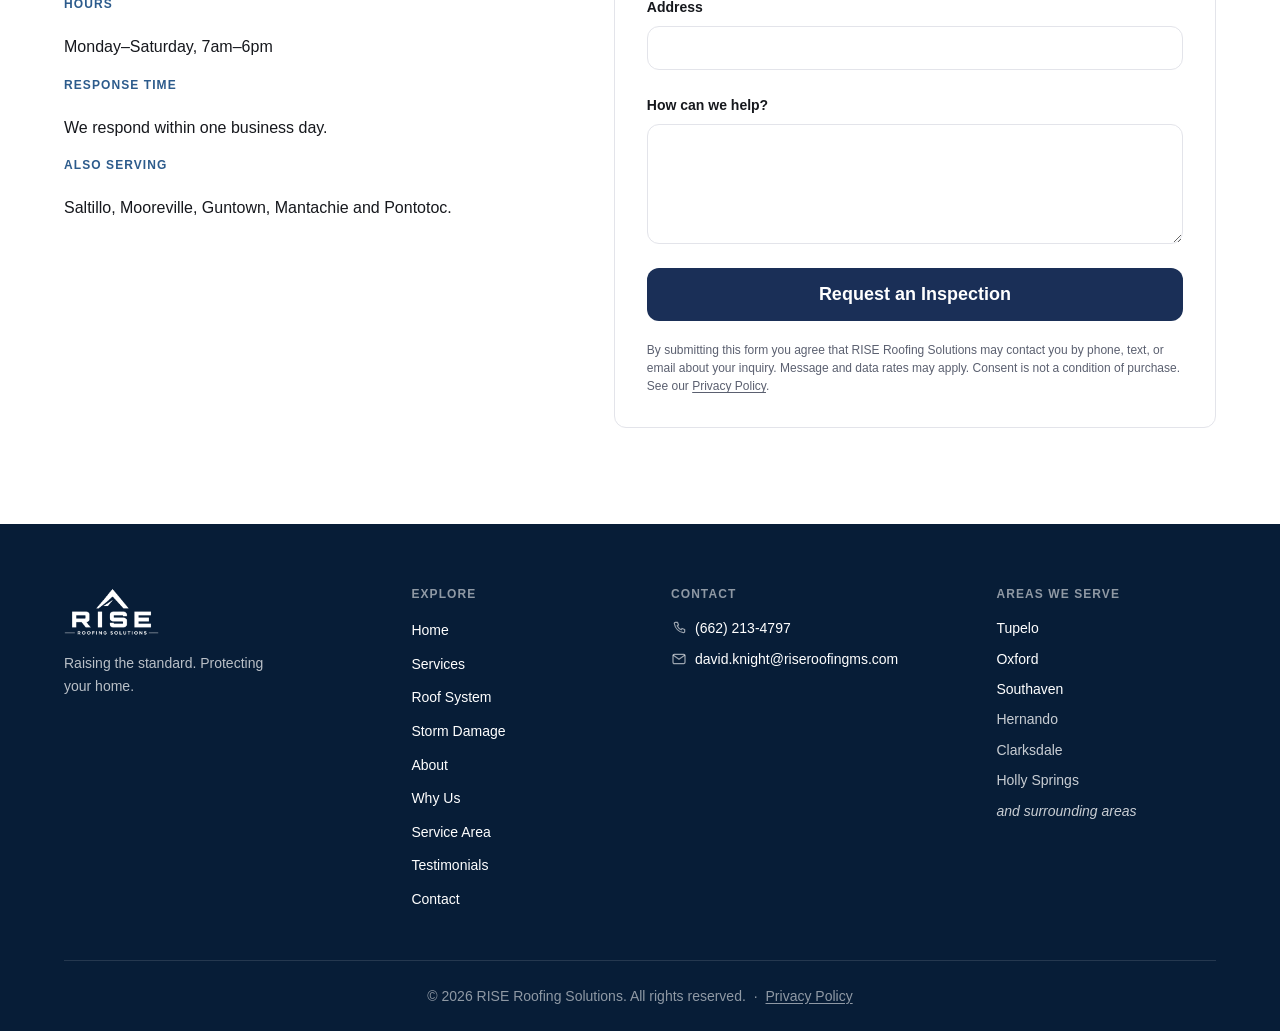
<file: roofing-tupelo-ms/index.html>
<!DOCTYPE html>
<html lang="en">
<head>
  <meta charset="UTF-8" />
  <meta name="viewport" content="width=device-width, initial-scale=1.0" />
  <title>Roofing Contractor in Tupelo, MS | RISE Roofing Solutions</title>
  <meta name="description" content="Roof repair, replacement, inspection and storm damage claims in Tupelo, MS. Licensed, insured and locally owned. Free estimates, same-week scheduling." />
  <link rel="canonical" href="https://riseroofingms.com/roofing-tupelo-ms/" />

  <meta property="og:type" content="website" />
  <meta property="og:site_name" content="RISE Roofing Solutions" />
  <meta property="og:title" content="Roofing Contractor in Tupelo, MS | RISE Roofing Solutions" />
  <meta property="og:description" content="Roof repair, replacement, inspection and storm damage claims in Tupelo, MS. Licensed, insured and locally owned." />
  <meta property="og:url" content="https://riseroofingms.com/roofing-tupelo-ms/" />
  <meta property="og:image" content="https://riseroofingms.com/images/og-image.jpg" />
  <meta property="og:image:width" content="1200" />
  <meta property="og:image:height" content="630" />
  <meta property="og:locale" content="en_US" />

  <meta name="twitter:card" content="summary_large_image" />
  <meta name="twitter:title" content="Roofing Contractor in Tupelo, MS | RISE Roofing Solutions" />
  <meta name="twitter:description" content="Roof repair, replacement, inspection and storm damage claims in Tupelo, MS." />
  <meta name="twitter:image" content="https://riseroofingms.com/images/og-image.jpg" />

  <link rel="icon" type="image/png" sizes="32x32" href="../images/favicon-32.png" />
  <link rel="icon" type="image/png" sizes="16x16" href="../images/favicon-16.png" />
  <link rel="apple-touch-icon" sizes="180x180" href="../images/apple-touch-icon.png" />
  <link rel="stylesheet" href="../styles.css" />

  <script type="application/ld+json">
  {
    "@context": "https://schema.org",
    "@type": "RoofingContractor",
    "name": "RISE Roofing Solutions",
    "description": "Roof repair, replacement, inspection and storm damage insurance claims in Tupelo, Mississippi.",
    "url": "https://riseroofingms.com/roofing-tupelo-ms/",
    "logo": "https://riseroofingms.com/images/logo.png",
    "image": "https://riseroofingms.com/images/og-image.jpg",
    "telephone": "+1-662-213-4797",
    "email": "david.knight@riseroofingms.com",
    "priceRange": "$$",
    "founder": { "@type": "Person", "name": "David Knight" },
    "address": {
      "@type": "PostalAddress",
      "addressLocality": "Tupelo",
      "addressRegion": "MS",
      "addressCountry": "US"
    },
    "areaServed": [
      { "@type": "City", "name": "Tupelo", "addressRegion": "MS" },
      { "@type": "City", "name": "Saltillo", "addressRegion": "MS" },
      { "@type": "City", "name": "Mooreville", "addressRegion": "MS" },
      { "@type": "City", "name": "Guntown", "addressRegion": "MS" },
      { "@type": "City", "name": "Mantachie", "addressRegion": "MS" },
      { "@type": "City", "name": "Pontotoc", "addressRegion": "MS" }
    ],
    "openingHoursSpecification": [
      {
        "@type": "OpeningHoursSpecification",
        "dayOfWeek": ["Monday","Tuesday","Wednesday","Thursday","Friday","Saturday"],
        "opens": "07:00",
        "closes": "18:00"
      }
    ],
    "hasOfferCatalog": {
      "@type": "OfferCatalog",
      "name": "Roofing services in Tupelo, MS",
      "itemListElement": [
        { "@type": "Offer", "itemOffered": { "@type": "Service", "name": "Storm and insurance claims" } },
        { "@type": "Offer", "itemOffered": { "@type": "Service", "name": "Roof repair" } },
        { "@type": "Offer", "itemOffered": { "@type": "Service", "name": "Roof replacement" } },
        { "@type": "Offer", "itemOffered": { "@type": "Service", "name": "Roof inspection" } }
      ]
    }
  }
  </script>

  <script>document.documentElement.classList.add("js");</script>
</head>
<body>

  <header class="site-header">
    <div class="container header-inner">
      <a href="/" class="logo">
        <img src="../images/logo.png" alt="RISE Roofing Solutions" class="logo-img" width="611" height="308" onerror="this.style.display='none'" />
      </a>

      <a href="tel:+16622134797" class="header-phone">
        <svg viewBox="0 0 24 24" aria-hidden="true">
          <path d="M6.6 3.5h3.1l1.6 4-2 1.2a12 12 0 0 0 6 6l1.2-2 4 1.6v3.1a1.6 1.6 0 0 1-1.7 1.6A16.5 16.5 0 0 1 5 5.2 1.6 1.6 0 0 1 6.6 3.5z" />
        </svg>
        (662) 213-4797
      </a>

      <button
        type="button"
        class="nav-toggle"
        id="nav-toggle"
        aria-controls="site-nav"
        aria-expanded="false"
      >
        <span class="nav-toggle-bars" aria-hidden="true"></span>
        <span class="visually-hidden">Menu</span>
      </button>

      <nav class="nav" id="site-nav">
        <a href="#services">Services</a>
        <a href="/roof-system">Roof System</a>
        <a href="/storm-damage/">Storm Damage</a>
        <a href="/storm-history">Check your address</a>
        <a href="#why-us">Why Us</a>

        <div class="nav-group" data-nav-dropdown>
          <div class="nav-group-head">
            <button
              type="button"
              class="nav-group-toggle"
              aria-expanded="false"
              aria-controls="nav-areas"
            >
              Service Areas
              <svg class="nav-chevron" viewBox="0 0 24 24" aria-hidden="true">
                <path d="m6 9 6 6 6-6" />
              </svg>
            </button>
          </div>
          <div class="nav-panel" id="nav-areas">
            <div class="nav-panel-inner">
              <a href="/roofing-tupelo-ms/" aria-current="page">Tupelo</a>
              <a href="/roofing-oxford-ms/">Oxford</a>
              <a href="/roofing-southaven-ms/">Southaven</a>
              <a href="/#service-area" class="nav-panel-all">All Service Areas</a>
            </div>
          </div>
        </div>

        <a href="#contact" class="nav-mobile-only">Contact</a>
        <a href="tel:+16622134797" class="nav-phone">Call (662) 213-4797</a>
      </nav>

      <a href="#contact" class="btn btn-primary nav-cta">Schedule Inspection</a>
    </div>
  </header>

  <main id="top">
    <section class="city-hero">
      <!-- Sized by aspect-ratio with height:auto — never object-fit:cover, which
           would crop the city badge out of the top of the frame. -->
      <div class="city-hero-media">
        <!-- The wide crop is unreadable on a phone, so below 768px a taller
             800x827 version is served instead. Aspect ratio is set in CSS per
             breakpoint; never object-fit, which would clip the badge. -->
        <picture>
          <source
            media="(max-width: 767.98px)"
            srcset="../images/tupelo-hero-mobile.jpg"
            width="800"
            height="827"
          />
          <img
            src="../images/tupelo-hero-desktop.jpg"
            alt="Downtown Tupelo, Mississippi at night"
            width="1584"
            height="672"
            fetchpriority="high"
            decoding="async"
          />
        </picture>

        <!-- Inside the media box on purpose: the text offset is a percentage,
             and it must resolve against the image height rather than the
             section height, or it drifts as the viewport changes. -->
        <div class="city-hero-content">
          <div class="container">
            <h1>
              <span class="city-hero-h1-main">Roof Repair &amp; Replacement</span>
              <span class="city-hero-h1-city">in Tupelo, MS</span>
            </h1>
            <p>Licensed, insured and locally owned &mdash; serving Tupelo.</p>
          </div>
        </div>
      </div>

      <div class="city-cta-bar">
        <div class="container city-cta-actions">
          <a href="#contact" class="btn btn-primary">Schedule Inspection</a>
          <a href="tel:+16622134797" class="btn btn-outline">Call Now</a>
        </div>
      </div>
    </section>


    <!-- lookup-cta -->
        <!-- HIDDEN UNTIL DAVID SUPPLIES COPY.
         Held back rather than deleted so the questions and the structure
         survive: this section carried the Tupelo local-detail intro,
         every one of them still reading "[David . your answer here.]" on the
         live site. Uncomment as a block once the wording arrives.
         Nothing else links to it - there is no href to #faq anywhere in the
         source, and no FAQPage schema depends on it.

<section class="city-intro">
      <div class="container">
        <p>
          RISE Roofing Solutions works throughout Tupelo and the surrounding
          communities. <span class="needs-copy">[David — add 2–3 sentences of
          local detail here: areas of Tupelo you cover, typical roof types,
          response times, a recent local job.]</span>
        </p>
      </div>
    </section>
    -->

    <section id="services" class="services">
      <div class="container">
        <h2 class="reveal">Roofing Services in Tupelo</h2>
        <div class="cards">
          <div class="card reveal">
            <h3>Roof Repair</h3>
            <p>
              A leak rarely stays a leak. We trace it back to the source &mdash;
              flashing, valleys, lifted shingles &mdash; and fix the cause, not the
              stain on the ceiling.
            </p>
            <a href="#contact" class="card-link">Schedule Inspection</a>
          </div>
          <div class="card reveal">
            <h3>Roof Replacement</h3>
            <p>
              When a roof is past repairing, we tear it off, inspect the decking
              underneath, and rebuild it properly. You get the full scope and the
              full price before anything starts.
            </p>
            <a href="#contact" class="card-link">Schedule Inspection</a>
          </div>
          <div class="card reveal">
            <h3>Roof Inspection</h3>
            <p>
              A straight assessment of where your roof stands and how long it has
              left. If it does not need replacing, we will tell you that.
            </p>
            <a href="#contact" class="card-link">Schedule Inspection</a>
          </div>
          <div class="card reveal">
            <h3>Storm &amp; Insurance Claims</h3>
            <p>
              Wind and hail do the damage; the claim decides whether it gets fixed
              properly. We document it, meet your adjuster on site, and give you
              everything your claim needs.
            </p>
            <a href="#contact" class="card-link">Schedule Inspection</a>
          </div>
        </div>

        <div class="system-cta">
          <p>A roof is a complete system, not just the shingles.</p>
          <a href="/roof-system" class="btn btn-outline-accent">What Goes Into a Complete Roof</a>
        </div>
      </div>
    </section>

    <section id="why-us" class="why-us">
      <div class="container">
        <h2 class="reveal">Why Tupelo Homeowners Call RISE</h2>

        <ul class="why-grid">
          <li class="why-card reveal">
            <span class="why-icon" aria-hidden="true">
              <svg viewBox="0 0 24 24"><path d="M12 22s8-4 8-10V5l-8-3-8 3v7c0 6 8 10 8 10z" /></svg>
            </span>
            <h3>Licensed &amp; insured</h3>
            <p>Licensed and insured on every job. No exceptions, no shortcuts.</p>
          </li>

          <li class="why-card reveal">
            <span class="why-icon" aria-hidden="true">
              <svg viewBox="0 0 24 24">
                <path d="M12 22s7-6.2 7-11a7 7 0 1 0-14 0c0 4.8 7 11 7 11z" />
                <circle cx="12" cy="11" r="2.4" />
              </svg>
            </span>
            <h3>Based nearby</h3>
            <p>North Mississippi is home. You are hiring neighbors, not a call center.</p>
          </li>

          <li class="why-card reveal">
            <span class="why-icon" aria-hidden="true">
              <svg viewBox="0 0 24 24">
                <path d="M9 4.5h6v2.2H9z" />
                <path d="M9 5.6H6.6A1.6 1.6 0 0 0 5 7.2v12.2A1.6 1.6 0 0 0 6.6 21h10.8a1.6 1.6 0 0 0 1.6-1.6V7.2a1.6 1.6 0 0 0-1.6-1.6H15" />
                <path d="M8.6 11.5h6.8M8.6 15.3h4.6" />
              </svg>
            </span>
            <h3>Free estimates</h3>
            <p>An estimate costs nothing and commits you to nothing.</p>
          </li>

          <li class="why-card reveal">
            <span class="why-icon" aria-hidden="true">
              <svg viewBox="0 0 24 24">
                <circle cx="12" cy="9" r="5" />
                <path d="M8.4 13.2 7 22l5-2.6L17 22l-1.4-8.8" />
              </svg>
            </span>
            <h3>Warrantied materials</h3>
            <p>The materials carry a warranty. We install them so it holds.</p>
          </li>
        </ul>

        <div class="why-cta reveal">
          <a href="#contact" class="btn btn-invert">Schedule Inspection</a>
          <a href="tel:+16622134797" class="btn btn-outline">Call Now</a>
        </div>
      </div>
    </section>

    <section class="service-area city-areas service-area-alt">
      <div class="container">
        <h2 class="reveal">Serving Tupelo and Surrounding Communities</h2>

        <div class="area-group reveal">
          <ul class="area-list">
            <li class="reveal">Amory</li>
            <li class="reveal">Baldwyn</li>
            <li class="reveal">Belden</li>
            <li class="reveal">Booneville</li>
            <li class="reveal">Ecru</li>
            <li class="reveal">Fulton</li>
            <li class="reveal">Guntown</li>
            <li class="reveal">Mantachie</li>
            <li class="reveal">Mooreville</li>
            <li class="reveal">Nettleton</li>
            <li class="reveal">New Albany</li>
            <li class="reveal">Okolona</li>
            <li class="reveal">Plantersville</li>
            <li class="reveal">Pontotoc</li>
            <li class="reveal">Saltillo</li>
            <li class="reveal">Shannon</li>
            <li class="reveal">Sherman</li>
            <li class="reveal">Smithville</li>
            <li class="reveal">Verona</li>
          </ul>
        </div>

        <p class="area-note reveal">
          Don't see your town? <a href="tel:+16622134797">Give us a call</a> &mdash; we
          likely serve you.
        </p>
      </div>
    </section>

    <section id="contact" class="contact">
      <div class="container contact-inner">
        <div class="contact-info">
          <h2>Get a Free Estimate in Tupelo</h2>
          <p>Tell us what the roof is doing and we'll come take a look.</p>

          <dl class="contact-details">
            <dt>Phone</dt>
            <dd><a href="tel:+16622134797">(662) 213-4797</a></dd>

            <dt>Email</dt>
            <dd><a href="mailto:david.knight@riseroofingms.com">david.knight@riseroofingms.com</a></dd>

            <dt>Hours</dt>
            <dd>Monday&ndash;Saturday, 7am&ndash;6pm</dd>

            <dt>Response time</dt>
            <dd>We respond within one business day.</dd>

            <dt>Also serving</dt>
            <dd>Saltillo, Mooreville, Guntown, Mantachie and Pontotoc.</dd>
          </dl>
        </div>

        <form
          class="contact-form"
          id="contact-form"
          name="quote"
          method="POST"
          action="/thanks"
          data-netlify="true"
          data-netlify-honeypot="bot-field"
        >
          <input type="hidden" name="form-name" value="quote" />
          <input type="hidden" name="page" value="Tupelo" />

          <p class="visually-hidden" aria-hidden="true">
            <label>Leave this field empty: <input name="bot-field" tabindex="-1" autocomplete="off" /></label>
          </p>

          <label for="name">Name</label>
          <input type="text" id="name" name="name" autocomplete="name" required />

          <label for="phone">Phone</label>
          <input type="tel" id="phone" name="phone" autocomplete="tel" required />

          <label for="email">Email</label>
          <input type="email" id="email" name="email" autocomplete="email" />

          <label for="address">Address</label>
          <input type="text" id="address" name="address" autocomplete="street-address" />

          <label for="message">How can we help?</label>
          <textarea id="message" name="message" rows="4"></textarea>

          <button type="submit" class="btn btn-primary">Request an Inspection</button>

          <p class="form-consent">
            By submitting this form you agree that RISE Roofing Solutions may
            contact you by phone, text, or email about your inquiry. Message and
            data rates may apply. Consent is not a condition of purchase. See
            our <a href="/privacy">Privacy Policy</a>.
          </p>

          <!-- Declared so every "quote" form on the site has an identical
               field set. Netlify registers one schema per form name and drops
               anything undeclared, which is how storm-history leads lost their
               address. Only the storm history page sets it. -->
          <input type="hidden" name="storm_date" value="" />
        </form>
      </div>
    </section>
  </main>

  <footer class="site-footer">
    <div class="container">
      <div class="footer-grid">
        <div class="footer-brand">
          <img src="../images/logo.png" alt="RISE Roofing Solutions" width="611" height="308" />
          <p>Raising the standard. Protecting your home.</p>
        </div>

        <nav class="footer-nav" aria-label="Footer">
          <h2>Explore</h2>
          <ul>
              <li><a href="/">Home</a></li>
              <li><a href="/#services">Services</a></li>
              <li><a href="/roof-system">Roof System</a></li>
              <li><a href="/storm-damage/">Storm Damage</a></li>
              <li><a href="/#founder">About</a></li>
              <li><a href="/#why-us">Why Us</a></li>
              <li><a href="/#service-area">Service Area</a></li>
              <li><a href="/#testimonials">Testimonials</a></li>
              <li><a href="#contact">Contact</a></li>
            </ul>
        </nav>

        <div class="footer-contact">
          <h2>Contact</h2>
          <ul>
            <li>
              <svg viewBox="0 0 24 24" aria-hidden="true">
                <path d="M6.6 3.5h3.1l1.6 4-2 1.2a12 12 0 0 0 6 6l1.2-2 4 1.6v3.1a1.6 1.6 0 0 1-1.7 1.6A16.5 16.5 0 0 1 5 5.2 1.6 1.6 0 0 1 6.6 3.5z" />
              </svg>
              <a href="tel:+16622134797">(662) 213-4797</a>
            </li>
            <li>
              <svg viewBox="0 0 24 24">
                <rect x="3" y="5" width="18" height="14" rx="2" />
                <path d="m3.5 6.5 8.5 6 8.5-6" />
              </svg>
              <a href="mailto:david.knight@riseroofingms.com">david.knight@riseroofingms.com</a>
            </li>
          </ul>
        </div>

        <div class="footer-area">
          <h2>Areas We Serve</h2>
          <ul>
            <li><a href="/roofing-tupelo-ms/">Tupelo</a></li>
            <li><a href="/roofing-oxford-ms/">Oxford</a></li>
            <li><a href="/roofing-southaven-ms/">Southaven</a></li>
            <li>Hernando</li>
            <li>Clarksdale</li>
            <li>Holly Springs</li>
            <li class="footer-area-more">and surrounding areas</li>
          </ul>
        </div>
      </div>

      <div class="footer-bottom">
        <p>
          &copy; <span id="year"></span> RISE Roofing Solutions. All rights reserved.
          <span class="footer-sep" aria-hidden="true">&middot;</span>
          <a href="/privacy">Privacy Policy</a>
        </p>
      </div>
    </div>
  </footer>

  <div class="sticky-call">
    <a class="sticky-call-btn" href="tel:+16622134797">
      <svg class="sticky-call-icon" viewBox="0 0 24 24" aria-hidden="true">
        <path d="M6.6 3.5h3.1l1.6 4-2 1.2a12 12 0 0 0 6 6l1.2-2 4 1.6v3.1a1.6 1.6 0 0 1-1.7 1.6A16.5 16.5 0 0 1 5 5.2 1.6 1.6 0 0 1 6.6 3.5z" />
      </svg>
      Call (662) 213-4797
    </a>
  </div>

  <script src="../script.js"></script>
</body>
</html>
</file>
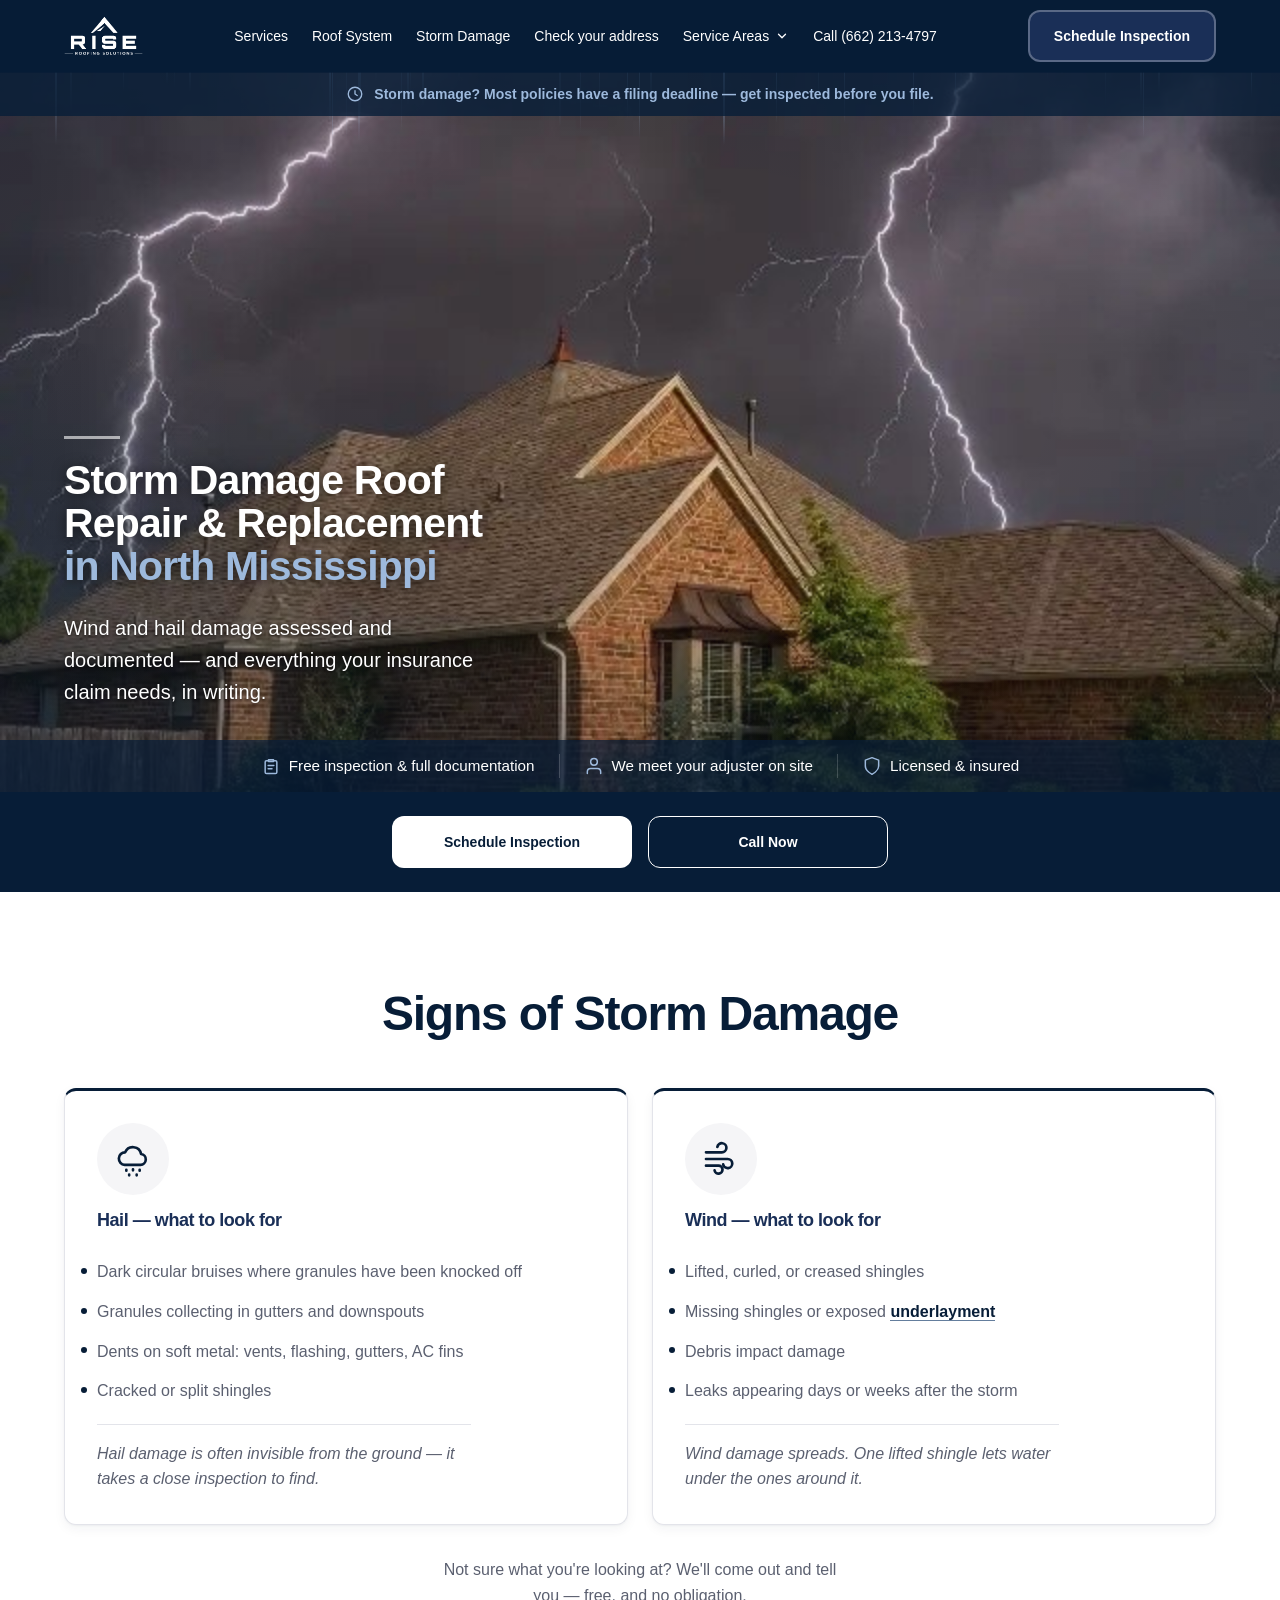
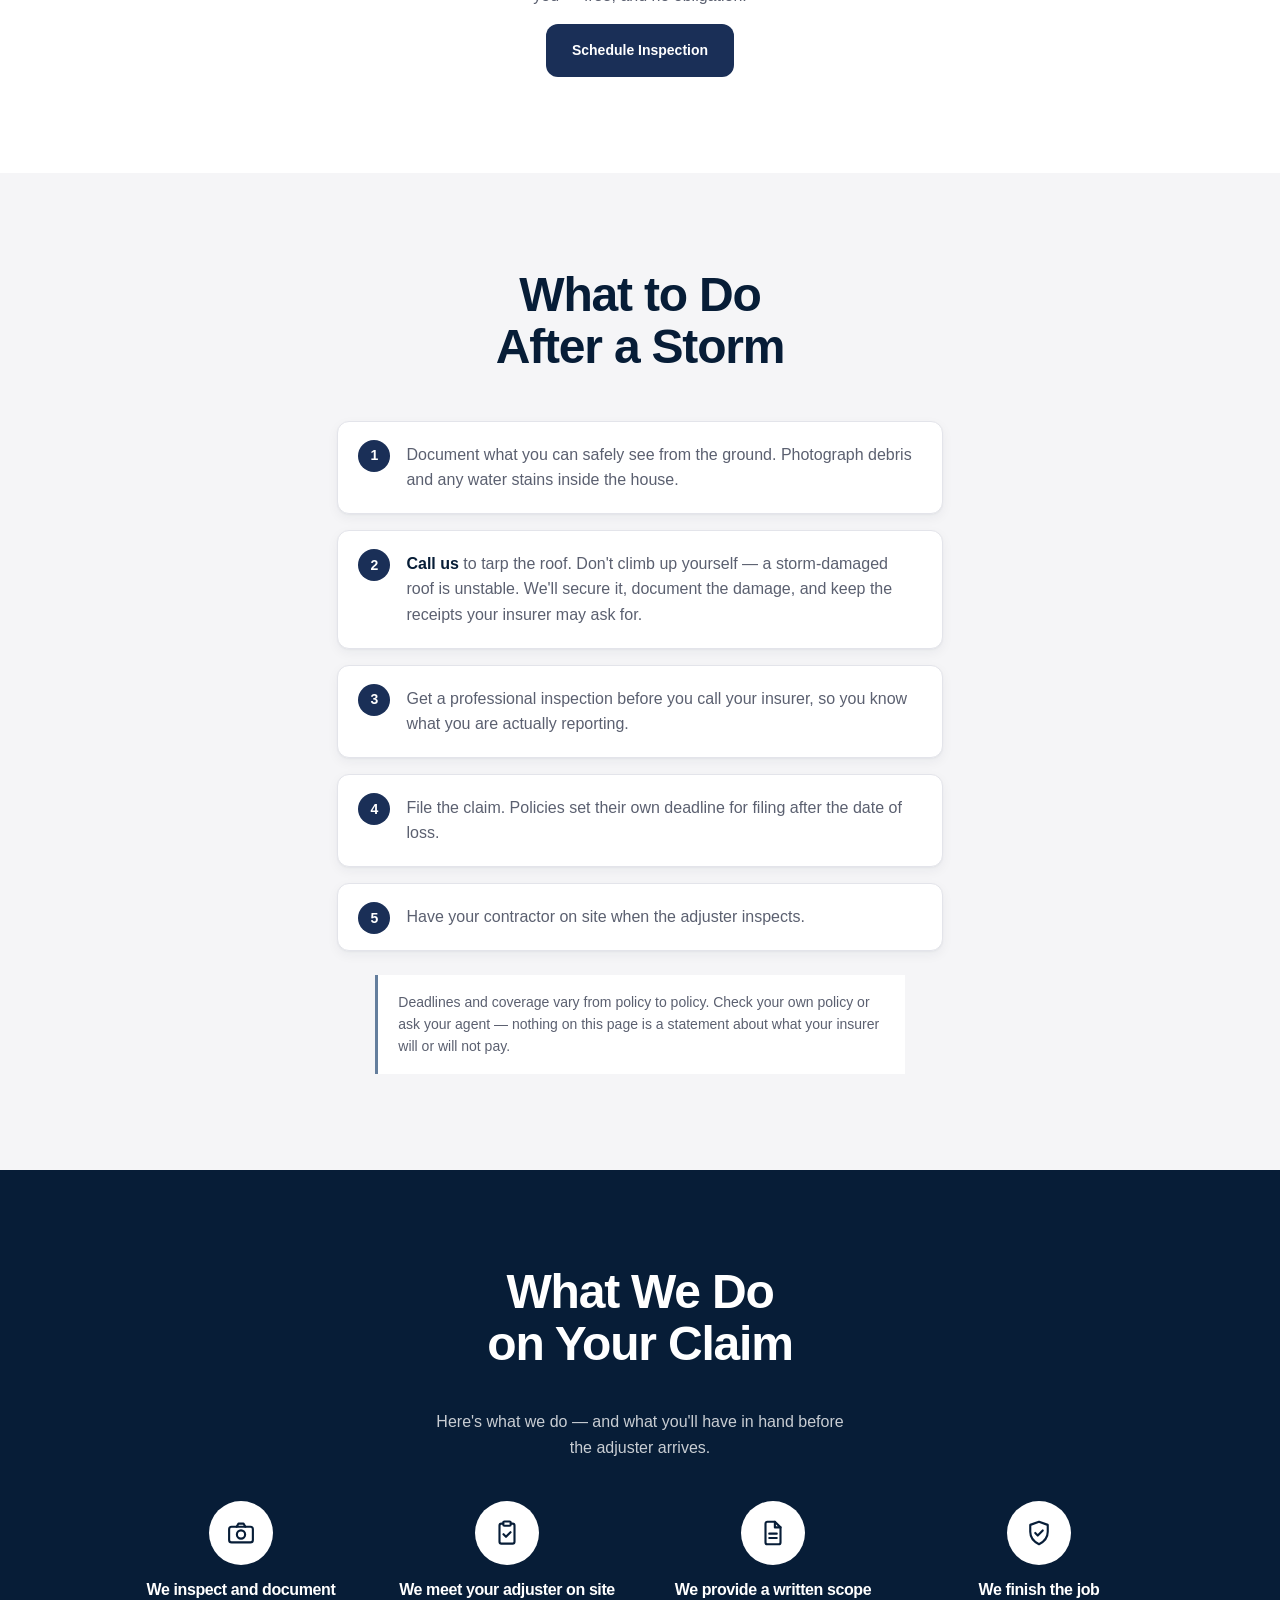
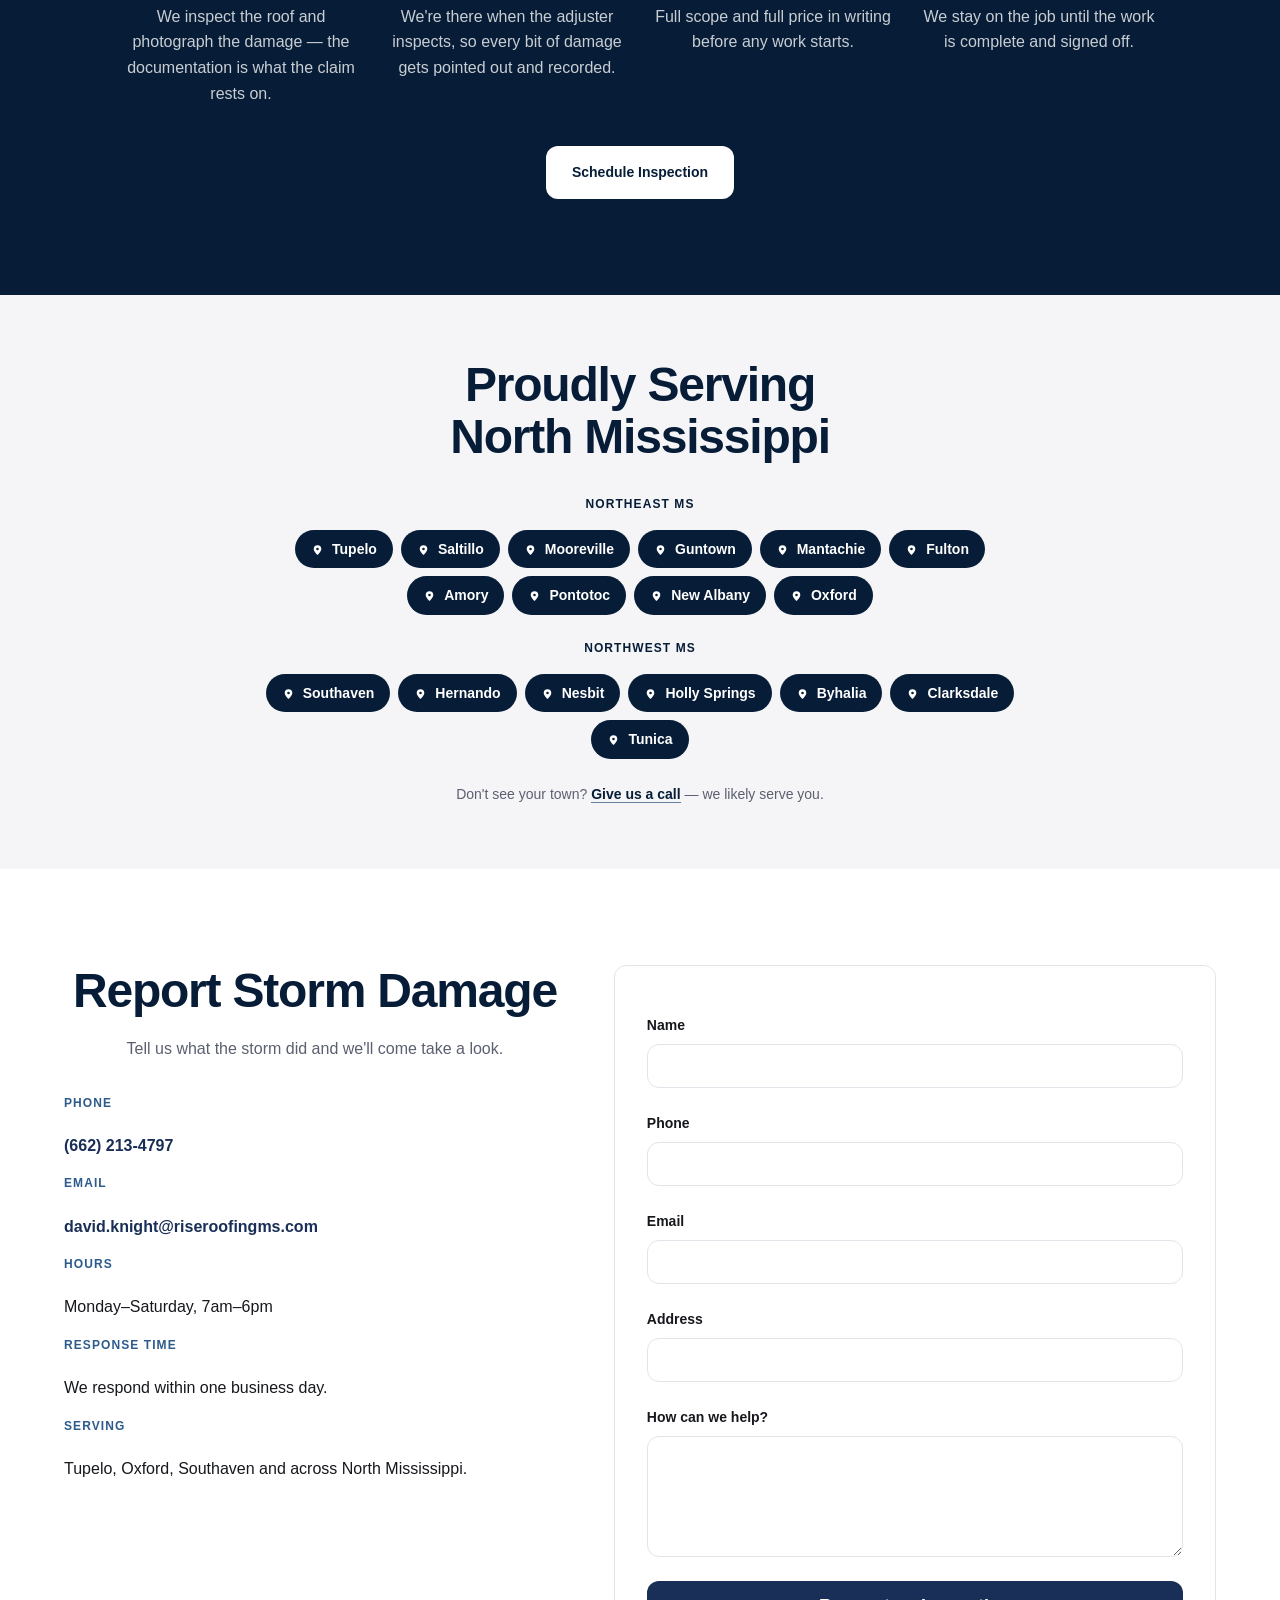
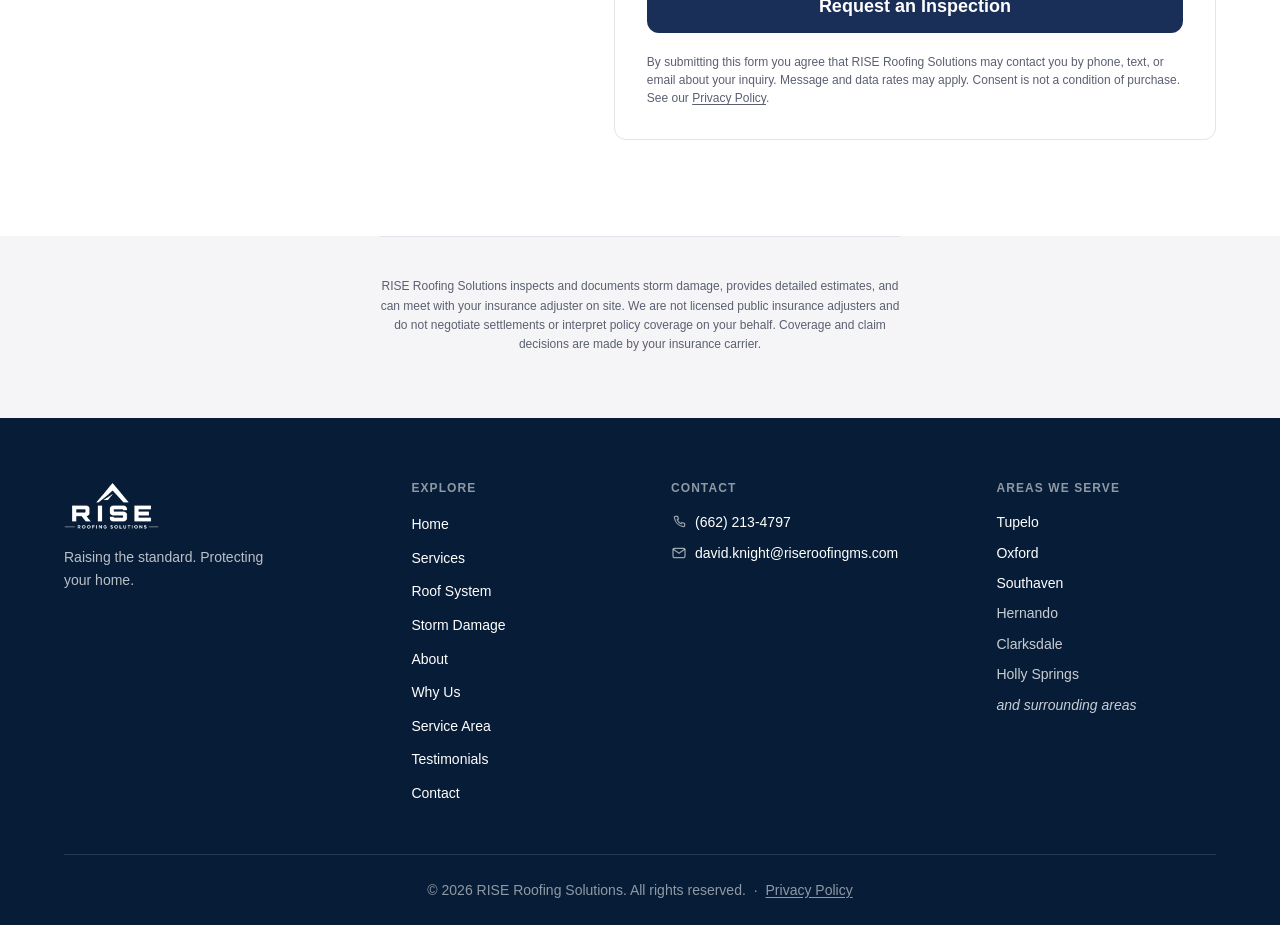
<file: storm-damage/index.html>
<!DOCTYPE html>
<html lang="en">
<head>
  <meta charset="UTF-8" />
  <meta name="viewport" content="width=device-width, initial-scale=1.0" />
  <title>Storm Damage Roof Repair &amp; Replacement | North Mississippi | RISE Roofing Solutions</title>
  <meta name="description" content="Wind and hail damage roof repair and replacement across North Mississippi. We inspect, document the damage and meet your adjuster on site." />
  <link rel="canonical" href="https://riseroofingms.com/storm-damage/" />

  <meta property="og:type" content="website" />
  <meta property="og:site_name" content="RISE Roofing Solutions" />
  <meta property="og:title" content="Storm Damage Roof Repair &amp; Replacement | North Mississippi | RISE Roofing Solutions" />
  <meta property="og:description" content="Wind and hail damage roof repair and replacement across North Mississippi. Inspection, documentation and everything your claim needs." />
  <meta property="og:url" content="https://riseroofingms.com/storm-damage/" />
  <meta property="og:image" content="https://riseroofingms.com/images/og-image.jpg" />
  <meta property="og:image:width" content="1200" />
  <meta property="og:image:height" content="630" />
  <meta property="og:locale" content="en_US" />

  <meta name="twitter:card" content="summary_large_image" />
  <meta name="twitter:title" content="Storm Damage Roof Repair &amp; Replacement | North Mississippi" />
  <meta name="twitter:description" content="Wind and hail damage roof repair and replacement across North Mississippi. Everything your insurance claim needs, documented." />
  <meta name="twitter:image" content="https://riseroofingms.com/images/og-image.jpg" />

  <link rel="icon" type="image/png" sizes="32x32" href="../images/favicon-32.png" />
  <link rel="icon" type="image/png" sizes="16x16" href="../images/favicon-16.png" />
  <link rel="apple-touch-icon" sizes="180x180" href="../images/apple-touch-icon.png" />
  <link rel="stylesheet" href="../styles.css" />

  <script type="application/ld+json">
  {
    "@context": "https://schema.org",
    "@type": "RoofingContractor",
    "name": "RISE Roofing Solutions",
    "description": "Wind and hail storm damage roof repair, replacement and insurance claim assistance across North Mississippi.",
    "url": "https://riseroofingms.com/storm-damage/",
    "logo": "https://riseroofingms.com/images/logo.png",
    "image": "https://riseroofingms.com/images/og-image.jpg",
    "telephone": "+1-662-213-4797",
    "email": "david.knight@riseroofingms.com",
    "priceRange": "$$",
    "founder": { "@type": "Person", "name": "David Knight" },
    "address": {
      "@type": "PostalAddress",
      "addressRegion": "MS",
      "addressCountry": "US"
    },
    "areaServed": [
      { "@type": "City", "name": "Tupelo", "addressRegion": "MS" },
      { "@type": "City", "name": "Oxford", "addressRegion": "MS" },
      { "@type": "City", "name": "Southaven", "addressRegion": "MS" },
      { "@type": "City", "name": "New Albany", "addressRegion": "MS" },
      { "@type": "City", "name": "Pontotoc", "addressRegion": "MS" },
      { "@type": "City", "name": "Hernando", "addressRegion": "MS" }
    ],
    "openingHoursSpecification": [
      {
        "@type": "OpeningHoursSpecification",
        "dayOfWeek": ["Monday","Tuesday","Wednesday","Thursday","Friday","Saturday"],
        "opens": "07:00",
        "closes": "18:00"
      }
    ],
    "hasOfferCatalog": {
      "@type": "OfferCatalog",
      "name": "Storm damage roofing services in North Mississippi",
      "itemListElement": [
        { "@type": "Offer", "itemOffered": { "@type": "Service", "name": "Hail damage roof inspection" } },
        { "@type": "Offer", "itemOffered": { "@type": "Service", "name": "Wind damage roof repair" } },
        { "@type": "Offer", "itemOffered": { "@type": "Service", "name": "Storm damage roof replacement" } },
        { "@type": "Offer", "itemOffered": { "@type": "Service", "name": "Storm damage insurance claim assistance" } },
        { "@type": "Offer", "itemOffered": { "@type": "Service", "name": "Emergency roof tarping" } }
      ]
    }
  }
  </script>

  <script>document.documentElement.classList.add("js");</script>
</head>
<body>

  <header class="site-header">
    <div class="container header-inner">
      <a href="/" class="logo">
        <img src="../images/logo.png" alt="RISE Roofing Solutions" class="logo-img" width="611" height="308" onerror="this.style.display='none'" />
      </a>

      <a href="tel:+16622134797" class="header-phone">
        <svg viewBox="0 0 24 24" aria-hidden="true">
          <path d="M6.6 3.5h3.1l1.6 4-2 1.2a12 12 0 0 0 6 6l1.2-2 4 1.6v3.1a1.6 1.6 0 0 1-1.7 1.6A16.5 16.5 0 0 1 5 5.2 1.6 1.6 0 0 1 6.6 3.5z" />
        </svg>
        (662) 213-4797
      </a>

      <button
        type="button"
        class="nav-toggle"
        id="nav-toggle"
        aria-controls="site-nav"
        aria-expanded="false"
      >
        <span class="nav-toggle-bars" aria-hidden="true"></span>
        <span class="visually-hidden">Menu</span>
      </button>

      <nav class="nav" id="site-nav">
        <a href="/#services">Services</a>
        <a href="/roof-system">Roof System</a>
        <a href="/storm-damage/" aria-current="page">Storm Damage</a>
        <a href="/storm-history">Check your address</a>

        <div class="nav-group" data-nav-dropdown>
          <div class="nav-group-head">
            <button
              type="button"
              class="nav-group-toggle"
              aria-expanded="false"
              aria-controls="nav-areas"
            >
              Service Areas
              <svg class="nav-chevron" viewBox="0 0 24 24" aria-hidden="true">
                <path d="m6 9 6 6 6-6" />
              </svg>
            </button>
          </div>
          <div class="nav-panel" id="nav-areas">
            <div class="nav-panel-inner">
              <a href="/roofing-tupelo-ms/">Tupelo</a>
              <a href="/roofing-oxford-ms/">Oxford</a>
              <a href="/roofing-southaven-ms/">Southaven</a>
              <a href="/#service-area" class="nav-panel-all">All Service Areas</a>
            </div>
          </div>
        </div>

        <a href="#contact" class="nav-mobile-only">Contact</a>
        <a href="tel:+16622134797" class="nav-phone">Call (662) 213-4797</a>
      </nav>

      <a href="#contact" class="btn btn-primary nav-cta">Schedule Inspection</a>
    </div>
  </header>

  <main id="top">
    <section class="city-hero city-hero-storm">
      <!-- Sized by aspect-ratio with height:auto, same as the city heroes —
           never object-fit:cover. Below 768px a squarer 1.09:1 crop is served
           in place of the 1.78:1 desktop frame; ratios are set in CSS per
           breakpoint. -->
      <div class="city-hero-media">
        <!-- Everything that overlays the photograph lives in this frame, so it
             anchors to the picture rather than to the media box — which grows
             taller than the image on mobile, where the trust row drops into
             normal flow beneath it. -->
        <div class="storm-frame">
        <p class="storm-urgency">
          <svg viewBox="0 0 24 24" aria-hidden="true">
            <circle cx="12" cy="12" r="9" />
            <path d="M12 7.5V12l3 2" />
          </svg>
          Storm damage? Most policies have a filing deadline &mdash; get
          inspected before you file.
        </p>

        <picture>
          <source
            media="(max-width: 767.98px)"
            srcset="../images/storm-hero-mobile.jpg"
            width="500"
            height="457"
          />
          <img
            src="../images/storm-hero-desktop.jpg"
            alt="Storm over a residential roof in North Mississippi"
            width="640"
            height="360"
            fetchpriority="high"
            decoding="async"
          />
        </picture>

        <!-- Storm atmosphere. Three layers between the photograph and the
             headline: falling rain, a bolt, and the sky flash that follows it.
             All three are decorative and carry aria-hidden.

             The rain's drops are written by script.js rather than by hand —
             four dozen elements with randomised position, length and timing are
             not maintainable as markup — and are not created at all under
             prefers-reduced-motion. The bolt and the flash are in the markup
             because they are single elements, and they sit at opacity 0 until
             a strike, so under reduced motion they are inert rather than
             absent. -->
        <div class="storm-rain" aria-hidden="true"></div>
        <svg class="storm-bolt" aria-hidden="true" viewBox="0 0 100 400" preserveAspectRatio="none">
          <path></path>
        </svg>
        <div class="storm-flash" aria-hidden="true"></div>

        <div class="city-hero-content">
          <div class="container">
            <!-- Three explicit lines rather than letting the measure wrap it,
                 so the break never lands mid-phrase as the viewport changes. -->
            <h1>
              <span class="city-hero-h1-main">Storm Damage Roof</span>
              <span class="city-hero-h1-main">Repair &amp; Replacement</span>
              <span class="city-hero-h1-city">in North Mississippi</span>
            </h1>
            <p>
              Wind and hail damage assessed and documented &mdash; and
              everything your insurance claim needs, in writing.
            </p>
          </div>
        </div>
        </div>

        <!-- Overlaid on the foot of the image on desktop; below 768px it
             falls back into normal flow and stacks under the picture. -->
        <ul class="storm-trust">
          <li>
            <svg viewBox="0 0 24 24" aria-hidden="true">
              <path d="M9 4.5h6v2.2H9z" />
              <path d="M9 5.6H6.6A1.6 1.6 0 0 0 5 7.2v12.2A1.6 1.6 0 0 0 6.6 21h10.8a1.6 1.6 0 0 0 1.6-1.6V7.2a1.6 1.6 0 0 0-1.6-1.6H15" />
              <path d="M8.6 11.5h6.8M8.6 15.3h4.6" />
            </svg>
            Free inspection &amp; full documentation
          </li>
          <li>
            <svg viewBox="0 0 24 24" aria-hidden="true">
              <path d="M20 21v-2a4 4 0 0 0-4-4H8a4 4 0 0 0-4 4v2" />
              <circle cx="12" cy="7" r="4" />
            </svg>
            We meet your adjuster on site
          </li>
          <li>
            <svg viewBox="0 0 24 24" aria-hidden="true">
              <path d="M12 22s8-4 8-10V5l-8-3-8 3v7c0 6 8 10 8 10z" />
            </svg>
            Licensed &amp; insured
          </li>
        </ul>
      </div>

      <div class="city-cta-bar">
        <div class="container city-cta-actions">
          <a href="#contact" class="btn btn-primary">Schedule Inspection</a>
          <a href="tel:+16622134797" class="btn btn-outline">Call Now</a>
        </div>
      </div>
    </section>

<!-- lookup-cta -->

    <section id="signs" class="storm-section">
      <div class="container">
        <h2 class="reveal">Signs of Storm Damage</h2>

        <div class="storm-cols">
          <div class="card storm-card storm-card-hail reveal">
            <span class="storm-card-icon" aria-hidden="true">
              <svg viewBox="0 0 24 24">
                <path d="M7 15.5a3.75 3.75 0 0 1 .3-7.49 5 5 0 0 1 9.55 1.02A3.25 3.25 0 0 1 16.5 15.5H7z" />
                <path d="M8 18.5v.5M12 18.2v.6M16 18.5v.5M9.7 21.4v.4M14.2 21.4v.4" />
              </svg>
            </span>
            <h3>Hail &mdash; what to look for</h3>
            <ul class="storm-list">
              <li>Dark circular bruises where granules have been knocked off</li>
              <li>Granules collecting in gutters and downspouts</li>
              <li>Dents on soft metal: vents, flashing, gutters, AC fins</li>
              <li>Cracked or split shingles</li>
            </ul>
            <p class="storm-card-note">
              Hail damage is often invisible from the ground &mdash; it takes a
              close inspection to find.
            </p>
          </div>

          <div class="card storm-card storm-card-wind reveal">
            <span class="storm-card-icon" aria-hidden="true">
              <svg viewBox="0 0 24 24">
                <path d="M3 8h9.5a2.75 2.75 0 1 0-2.7-3.25" />
                <path d="M3 12h13a2.75 2.75 0 1 1-2.7 3.25" />
                <path d="M3 16h7.5a2.4 2.4 0 1 1-2.35 2.85" />
              </svg>
            </span>
            <h3>Wind &mdash; what to look for</h3>
            <ul class="storm-list">
              <li>Lifted, curled, or creased shingles</li>
              <li>Missing shingles or exposed <a href="/roof-system">underlayment</a></li>
              <li>Debris impact damage</li>
              <li>Leaks appearing days or weeks after the storm</li>
            </ul>
            <p class="storm-card-note">
              Wind damage spreads. One lifted shingle lets water under the ones
              around it.
            </p>
          </div>
        </div>

        <div class="storm-signs-cta reveal">
          <p>
            Not sure what you're looking at? We'll come out and tell you &mdash;
            free, and no obligation.
          </p>
          <a href="#contact" class="btn btn-primary">Schedule Inspection</a>
        </div>
      </div>
    </section>

    <section id="after-a-storm" class="storm-section storm-section-alt">
      <div class="container">
        <h2 class="reveal">What to Do After a Storm</h2>

        <ol class="storm-steps">
          <li class="reveal">
            Document what you can safely see from the ground. Photograph debris
            and any water stains inside the house.
          </li>
          <li class="reveal">
            <a href="tel:+16622134797">Call us</a> to tarp the roof. Don't climb up yourself &mdash; a
            storm-damaged roof is unstable. We'll secure it, document the
            damage, and keep the receipts your insurer may ask for.
          </li>
          <li class="reveal">
            Get a professional inspection before you call your insurer, so you
            know what you are actually reporting.
          </li>
          <li class="reveal">
            File the claim. Policies set their own deadline for filing after the
            date of loss.
          </li>
          <li class="reveal">
            Have your contractor on site when the adjuster inspects.
          </li>
        </ol>

        <p class="storm-note reveal">
          Deadlines and coverage vary from policy to policy. Check your own
          policy or ask your agent &mdash; nothing on this page is a statement
          about what your insurer will or will not pay.
        </p>
      </div>
    </section>

    <section id="claims" class="storm-section storm-claims">
      <div class="container">
        <h2 class="reveal">What We Do on Your Claim</h2>

        <p class="claim-intro reveal">
          Here's what we do &mdash; and what you'll have in hand before the
          adjuster arrives.
        </p>

        <ul class="claim-grid reveal">
          <li>
            <span class="claim-icon" aria-hidden="true">
              <svg viewBox="0 0 24 24">
                <rect x="2.5" y="7" width="19" height="12.5" rx="2" />
                <path d="M8.5 7 10 4.5h4L15.5 7" />
                <circle cx="12" cy="13.2" r="3.3" />
              </svg>
            </span>
            <h3>We inspect and document</h3>
            <p>
              We inspect the roof and photograph the damage &mdash; the
              documentation is what the claim rests on.
            </p>
          </li>

          <li>
            <span class="claim-icon" aria-hidden="true">
              <svg viewBox="0 0 24 24">
                <path d="M9 4.5H7.5A1.5 1.5 0 0 0 6 6v13a1.5 1.5 0 0 0 1.5 1.5h9A1.5 1.5 0 0 0 18 19V6a1.5 1.5 0 0 0-1.5-1.5H15" />
                <rect x="9" y="2.8" width="6" height="3.4" rx="1" />
                <path d="m9.2 13 2 2 3.6-3.6" />
              </svg>
            </span>
            <h3>We meet your adjuster on site</h3>
            <p>
              We're there when the adjuster inspects, so every bit of damage
              gets pointed out and recorded.
            </p>
          </li>

          <li>
            <span class="claim-icon" aria-hidden="true">
              <svg viewBox="0 0 24 24">
                <path d="M13.5 3H7.5A1.5 1.5 0 0 0 6 4.5v15A1.5 1.5 0 0 0 7.5 21h9a1.5 1.5 0 0 0 1.5-1.5V7.5z" />
                <path d="M13.5 3v4.5H18" />
                <path d="M9 12.5h6M9 16h6" />
              </svg>
            </span>
            <h3>We provide a written scope</h3>
            <p>Full scope and full price in writing before any work starts.</p>
          </li>

          <li>
            <span class="claim-icon" aria-hidden="true">
              <svg viewBox="0 0 24 24">
                <path d="M12 3l7 2.5v5.5c0 4.4-3 8-7 10-4-2-7-5.6-7-10V5.5z" />
                <path d="m9 12 2 2 4-4" />
              </svg>
            </span>
            <h3>We finish the job</h3>
            <p>
              We stay on the job until the work is complete and signed off.
            </p>
          </li>
        </ul>

        <div class="claim-cta reveal">
          <a href="#contact" class="btn btn-invert">Schedule Inspection</a>
        </div>
      </div>
    </section>

        <!-- HIDDEN UNTIL DAVID SUPPLIES COPY.
         Held back rather than deleted so the questions and the structure
         survive: this section carried the five storm-claim FAQ answers,
         every one of them still reading "[David . your answer here.]" on the
         live site. Uncomment as a block once the wording arrives.
         Nothing else links to it - there is no href to #faq anywhere in the
         source, and no FAQPage schema depends on it.

<section id="faq" class="storm-section storm-section-alt">
      <div class="container">
        <h2 class="reveal">Storm Damage FAQ</h2>

        <div class="faq reveal">
          <details class="faq-item" name="storm-faq">
            <summary>Will filing a claim raise my rates?</summary>
            <div class="faq-answer">
              <p class="needs-copy">[David &mdash; your answer here.]</p>
            </div>
          </details>

          <details class="faq-item" name="storm-faq">
            <summary>What if my claim is denied?</summary>
            <div class="faq-answer">
              <p class="needs-copy">[David &mdash; your answer here.]</p>
            </div>
          </details>

          <details class="faq-item" name="storm-faq">
            <summary>Do I pay the deductible?</summary>
            <div class="faq-answer">
              <p class="needs-copy">[David &mdash; your answer here.]</p>
            </div>
          </details>

          <details class="faq-item" name="storm-faq">
            <summary>How long do I have to file?</summary>
            <div class="faq-answer">
              <p class="needs-copy">[David &mdash; your answer here.]</p>
            </div>
          </details>

          <details class="faq-item" name="storm-faq">
            <summary>Can you tell if I have damage without me filing first?</summary>
            <div class="faq-answer">
              <p class="needs-copy">[David &mdash; your answer here.]</p>
            </div>
          </details>
        </div>
      </div>
    </section>
    -->

    <section id="service-area" class="service-area service-area-alt">
      <div class="container">
        <h2 class="reveal">Proudly Serving North Mississippi</h2>

        <div class="area-groups">
          <div class="area-group reveal">
            <p class="eyebrow">Northeast MS</p>
            <ul class="area-list">
              <li class="reveal"><a href="/roofing-tupelo-ms/">Tupelo</a></li>
              <li class="reveal">Saltillo</li>
              <li class="reveal">Mooreville</li>
              <li class="reveal">Guntown</li>
              <li class="reveal">Mantachie</li>
              <li class="reveal">Fulton</li>
              <li class="reveal">Amory</li>
              <li class="reveal">Pontotoc</li>
              <li class="reveal">New Albany</li>
              <li class="reveal"><a href="/roofing-oxford-ms/">Oxford</a></li>
            </ul>
          </div>

          <div class="area-group reveal">
            <p class="eyebrow">Northwest MS</p>
            <ul class="area-list">
              <li class="reveal"><a href="/roofing-southaven-ms/">Southaven</a></li>
              <li class="reveal">Hernando</li>
              <li class="reveal">Nesbit</li>
              <li class="reveal">Holly Springs</li>
              <li class="reveal">Byhalia</li>
              <li class="reveal">Clarksdale</li>
              <li class="reveal">Tunica</li>
            </ul>
          </div>
        </div>

        <p class="area-note reveal">
          Don't see your town? <a href="tel:+16622134797">Give us a call</a> &mdash; we
          likely serve you.
        </p>
      </div>
    </section>

    <section id="contact" class="contact">
      <div class="container contact-inner">
        <div class="contact-info">
          <h2>Report Storm Damage</h2>
          <p>Tell us what the storm did and we'll come take a look.</p>

          <dl class="contact-details">
            <dt>Phone</dt>
            <dd><a href="tel:+16622134797">(662) 213-4797</a></dd>

            <dt>Email</dt>
            <dd><a href="mailto:david.knight@riseroofingms.com">david.knight@riseroofingms.com</a></dd>

            <dt>Hours</dt>
            <dd>Monday&ndash;Saturday, 7am&ndash;6pm</dd>

            <dt>Response time</dt>
            <dd>We respond within one business day.</dd>

            <dt>Serving</dt>
            <dd>Tupelo, Oxford, Southaven and across North Mississippi.</dd>
          </dl>
        </div>

        <form
          class="contact-form"
          id="contact-form"
          name="quote"
          method="POST"
          action="/thanks"
          data-netlify="true"
          data-netlify-honeypot="bot-field"
        >
          <input type="hidden" name="form-name" value="quote" />
          <input type="hidden" name="page" value="Storm Damage" />

          <p class="visually-hidden" aria-hidden="true">
            <label>Leave this field empty: <input name="bot-field" tabindex="-1" autocomplete="off" /></label>
          </p>

          <label for="name">Name</label>
          <input type="text" id="name" name="name" autocomplete="name" required />

          <label for="phone">Phone</label>
          <input type="tel" id="phone" name="phone" autocomplete="tel" required />

          <label for="email">Email</label>
          <input type="email" id="email" name="email" autocomplete="email" />

          <label for="address">Address</label>
          <input type="text" id="address" name="address" autocomplete="street-address" />

          <label for="message">How can we help?</label>
          <textarea id="message" name="message" rows="4"></textarea>

          <button type="submit" class="btn btn-primary">Request an Inspection</button>

          <p class="form-consent">
            By submitting this form you agree that RISE Roofing Solutions may
            contact you by phone, text, or email about your inquiry. Message and
            data rates may apply. Consent is not a condition of purchase. See
            our <a href="/privacy">Privacy Policy</a>.
          </p>

          <!-- Declared so every "quote" form on the site has an identical
               field set. Netlify registers one schema per form name and drops
               anything undeclared, which is how storm-history leads lost their
               address. Only the storm history page sets it. -->
          <input type="hidden" name="storm_date" value="" />
        </form>
      </div>
    </section>

    <section class="storm-disclaimer">
      <div class="container">
        <h2 class="visually-hidden">About insurance claims</h2>
        <p>
          RISE Roofing Solutions inspects and documents storm damage, provides
          detailed estimates, and can meet with your insurance adjuster on site.
          We are not licensed public insurance adjusters and do not negotiate
          settlements or interpret policy coverage on your behalf. Coverage and
          claim decisions are made by your insurance carrier.
        </p>
      </div>
    </section>
  </main>

  <footer class="site-footer">
    <div class="container">
      <div class="footer-grid">
        <div class="footer-brand">
          <img src="../images/logo.png" alt="RISE Roofing Solutions" width="611" height="308" />
          <p>Raising the standard. Protecting your home.</p>
        </div>

        <nav class="footer-nav" aria-label="Footer">
          <h2>Explore</h2>
          <ul>
              <li><a href="/">Home</a></li>
              <li><a href="/#services">Services</a></li>
              <li><a href="/roof-system">Roof System</a></li>
              <li><a href="/storm-damage/">Storm Damage</a></li>
              <li><a href="/#founder">About</a></li>
              <li><a href="/#why-us">Why Us</a></li>
              <li><a href="/#service-area">Service Area</a></li>
              <li><a href="/#testimonials">Testimonials</a></li>
              <li><a href="#contact">Contact</a></li>
            </ul>
        </nav>

        <div class="footer-contact">
          <h2>Contact</h2>
          <ul>
            <li>
              <svg viewBox="0 0 24 24" aria-hidden="true">
                <path d="M6.6 3.5h3.1l1.6 4-2 1.2a12 12 0 0 0 6 6l1.2-2 4 1.6v3.1a1.6 1.6 0 0 1-1.7 1.6A16.5 16.5 0 0 1 5 5.2 1.6 1.6 0 0 1 6.6 3.5z" />
              </svg>
              <a href="tel:+16622134797">(662) 213-4797</a>
            </li>
            <li>
              <svg viewBox="0 0 24 24">
                <rect x="3" y="5" width="18" height="14" rx="2" />
                <path d="m3.5 6.5 8.5 6 8.5-6" />
              </svg>
              <a href="mailto:david.knight@riseroofingms.com">david.knight@riseroofingms.com</a>
            </li>
          </ul>
        </div>

        <div class="footer-area">
          <h2>Areas We Serve</h2>
          <ul>
            <li><a href="/roofing-tupelo-ms/">Tupelo</a></li>
            <li><a href="/roofing-oxford-ms/">Oxford</a></li>
            <li><a href="/roofing-southaven-ms/">Southaven</a></li>
            <li>Hernando</li>
            <li>Clarksdale</li>
            <li>Holly Springs</li>
            <li class="footer-area-more">and surrounding areas</li>
          </ul>
        </div>
      </div>

      <div class="footer-bottom">
        <p>
          &copy; <span id="year"></span> RISE Roofing Solutions. All rights reserved.
          <span class="footer-sep" aria-hidden="true">&middot;</span>
          <a href="/privacy">Privacy Policy</a>
        </p>
      </div>
    </div>
  </footer>

  <div class="sticky-call">
    <a class="sticky-call-btn" href="tel:+16622134797">
      <svg class="sticky-call-icon" viewBox="0 0 24 24" aria-hidden="true">
        <path d="M6.6 3.5h3.1l1.6 4-2 1.2a12 12 0 0 0 6 6l1.2-2 4 1.6v3.1a1.6 1.6 0 0 1-1.7 1.6A16.5 16.5 0 0 1 5 5.2 1.6 1.6 0 0 1 6.6 3.5z" />
      </svg>
      Call (662) 213-4797
    </a>
  </div>

  <script src="../script.js"></script>
</body>
</html>
</file>
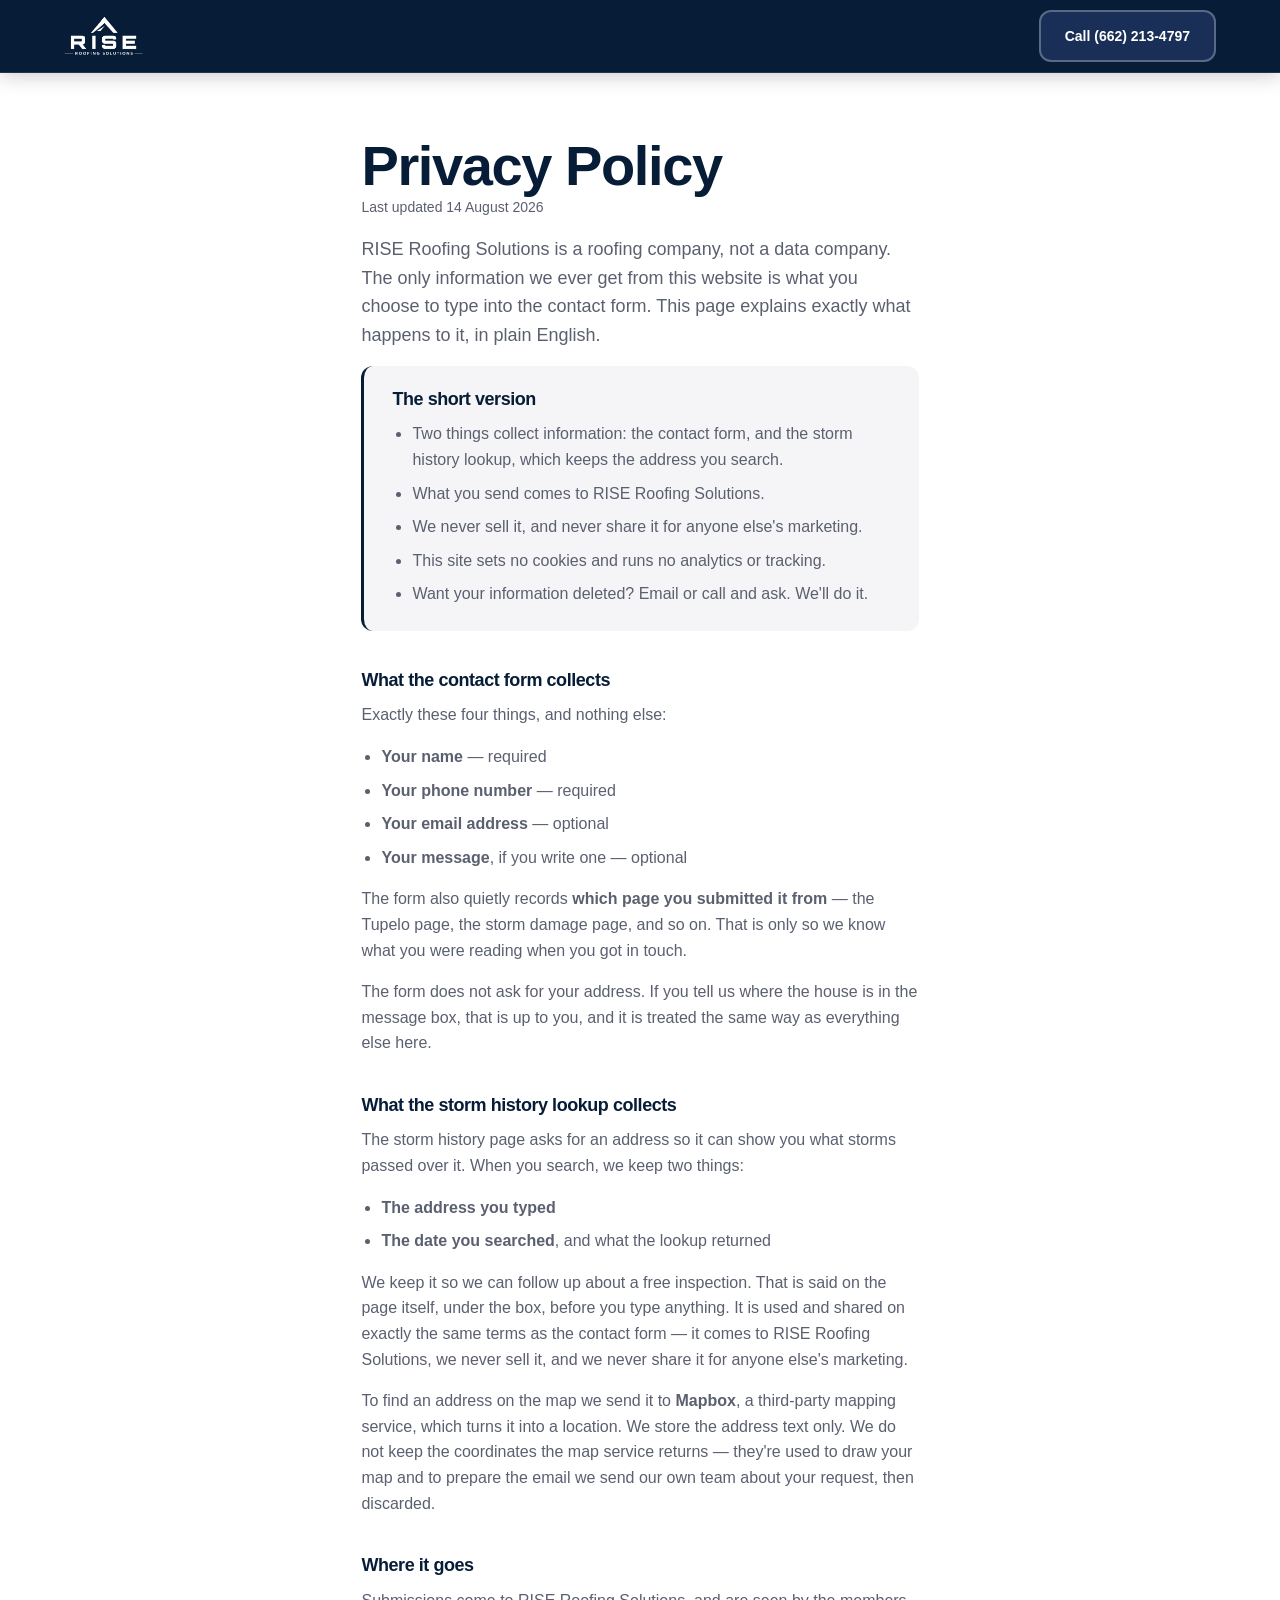
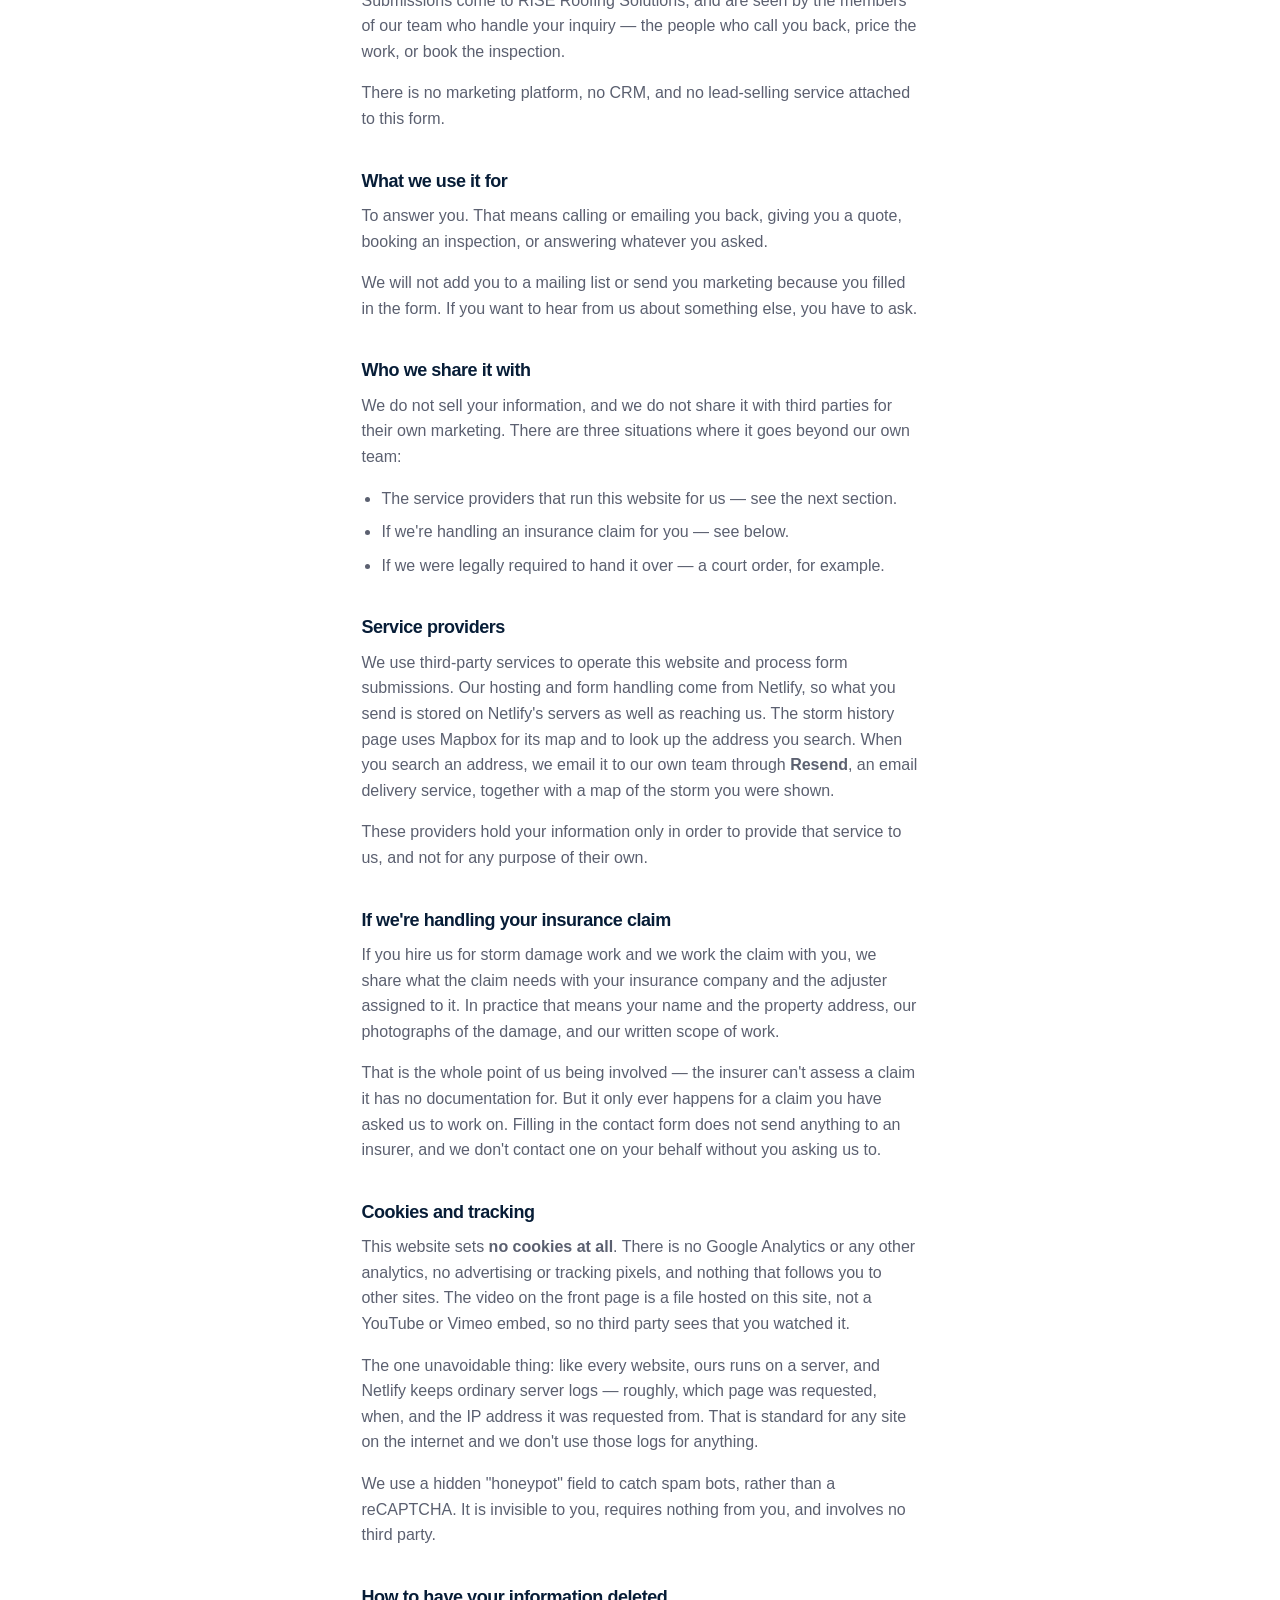
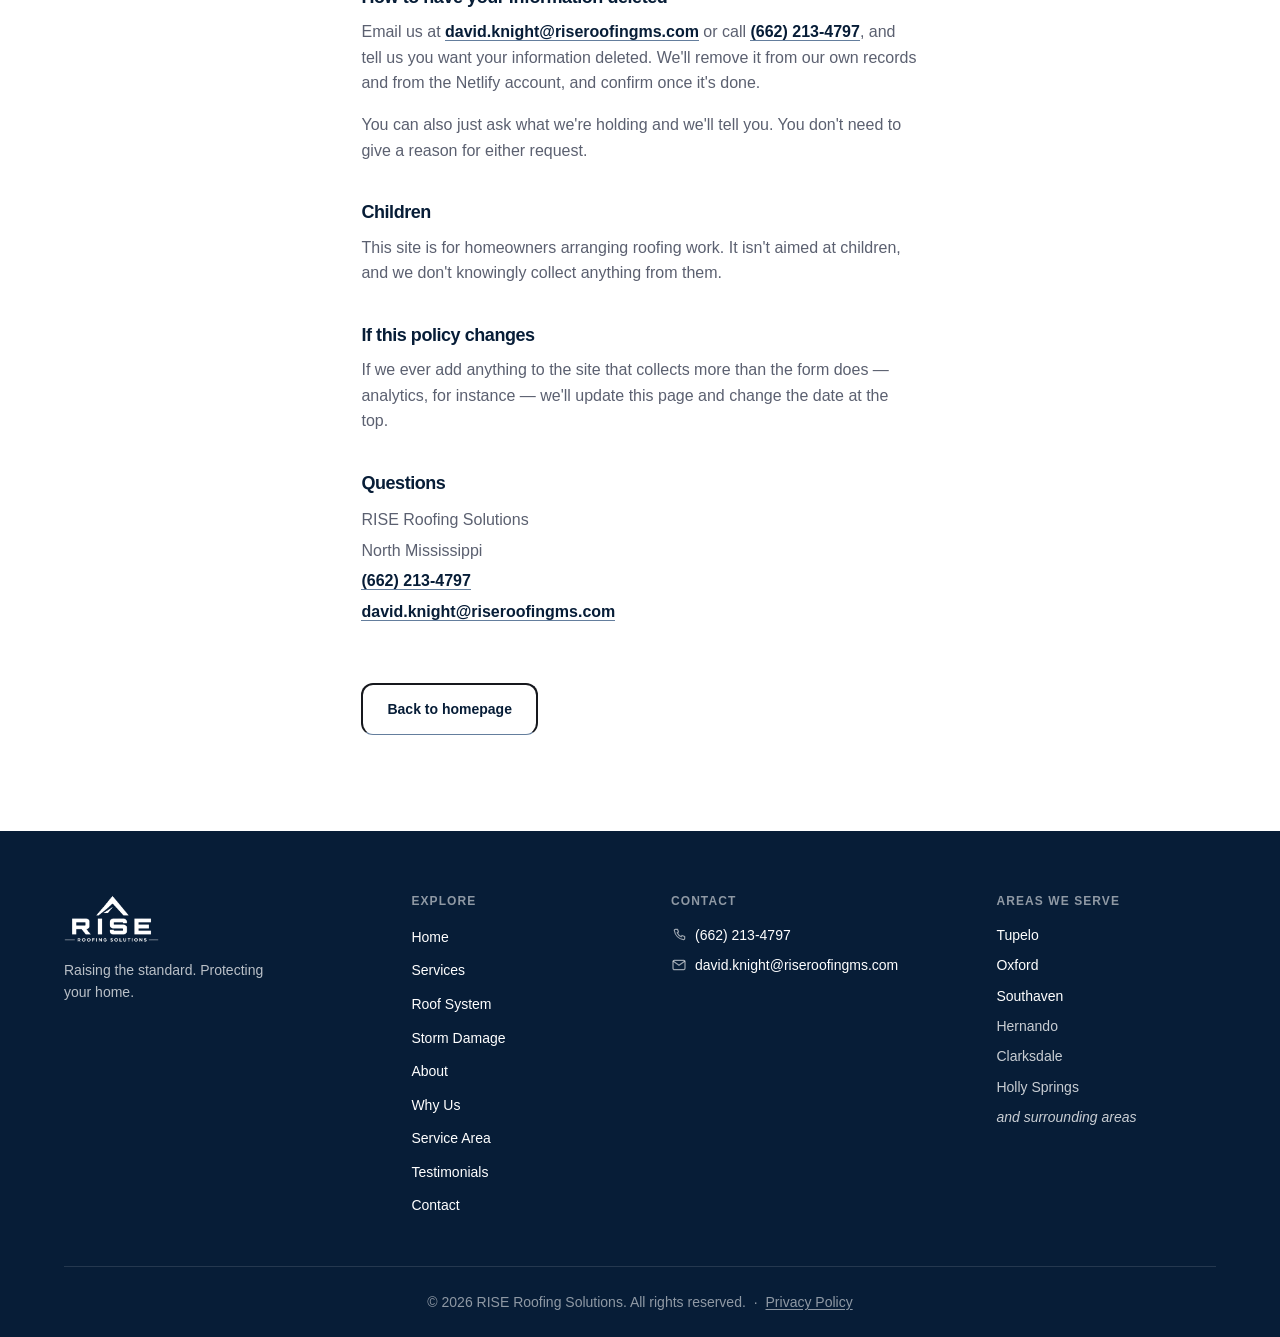
<file: privacy.html>
<!DOCTYPE html>
<html lang="en">
<head>
  <meta charset="UTF-8" />
  <meta name="viewport" content="width=device-width, initial-scale=1.0" />
  <title>Privacy Policy | RISE Roofing Solutions</title>
  <meta name="description" content="What RISE Roofing Solutions does with the information you send through our contact form. No cookies, no analytics, no sharing." />
  <link rel="canonical" href="https://riseroofingms.com/privacy" />

  <meta property="og:type" content="website" />
  <meta property="og:site_name" content="RISE Roofing Solutions" />
  <meta property="og:title" content="Privacy Policy | RISE Roofing Solutions" />
  <meta property="og:description" content="What we do with the information you send through our contact form." />
  <meta property="og:url" content="https://riseroofingms.com/privacy" />
  <meta property="og:image" content="https://riseroofingms.com/images/og-image.jpg" />

  <link rel="icon" type="image/png" sizes="32x32" href="images/favicon-32.png" />
  <link rel="icon" type="image/png" sizes="16x16" href="images/favicon-16.png" />
  <link rel="apple-touch-icon" sizes="180x180" href="images/apple-touch-icon.png" />
  <link rel="stylesheet" href="styles.css" />
</head>
<body>

  <header class="site-header is-solid">
    <div class="container header-inner">
      <a href="/" class="logo">
        <img src="images/logo.png" alt="RISE Roofing Solutions" class="logo-img" width="611" height="308" />
      </a>
      <a href="tel:+16622134797" class="btn btn-primary nav-cta">Call (662) 213-4797</a>
    </div>
  </header>

  <main class="legal">
    <div class="container legal-inner">
      <h1>Privacy Policy</h1>
      <p class="legal-updated">Last updated 14 August 2026</p>

      <p class="legal-lead">
        RISE Roofing Solutions is a roofing company, not a data company. The
        only information we ever get from this website is what you choose to
        type into the contact form. This page explains exactly what happens to
        it, in plain English.
      </p>

      <div class="legal-summary">
        <h2>The short version</h2>
        <ul>
          <li>
              Two things collect information: the contact form, and the storm
              history lookup, which keeps the address you search.
            </li>
          <li>What you send comes to RISE Roofing Solutions.</li>
          <li>
            We never sell it, and never share it for anyone else's marketing.
          </li>
          <li>This site sets no cookies and runs no analytics or tracking.</li>
          <li>Want your information deleted? Email or call and ask. We'll do it.</li>
        </ul>
      </div>

      <h2>What the contact form collects</h2>
      <p>Exactly these four things, and nothing else:</p>
      <ul>
        <li><strong>Your name</strong> &mdash; required</li>
        <li><strong>Your phone number</strong> &mdash; required</li>
        <li><strong>Your email address</strong> &mdash; optional</li>
        <li><strong>Your message</strong>, if you write one &mdash; optional</li>
      </ul>
      <p>
        The form also quietly records <strong>which page you submitted it
        from</strong> &mdash; the Tupelo page, the storm damage page, and so on.
        That is only so we know what you were reading when you got in touch.
      </p>
      <p>
        The form does not ask for your address. If you tell us where the house
        is in the message box, that is up to you, and it is treated the same way
        as everything else here.
      </p>

      <h2>What the storm history lookup collects</h2>
      <p>
        The storm history page asks for an address so it can show you what storms
        passed over it. When you search, we keep two things:
      </p>
      <ul>
        <li><strong>The address you typed</strong></li>
        <li><strong>The date you searched</strong>, and what the lookup returned</li>
      </ul>
      <p>
        We keep it so we can follow up about a free inspection. That is said on the
        page itself, under the box, before you type anything. It is used and shared
        on exactly the same terms as the contact form &mdash; it comes to RISE Roofing
        Solutions, we never sell it, and we never share it for anyone else's
        marketing.
      </p>
      <p>
        To find an address on the map we send it to <strong>Mapbox</strong>, a
        third-party mapping service, which turns it into a location. We store the
        address text only. We do not keep the coordinates the map service returns
        &mdash; they're used to draw your map and to prepare the email we send our
        own team about your request, then discarded.
      </p>

      <h2>Where it goes</h2>
      <p>
        Submissions come to RISE Roofing Solutions, and are seen by the
        members of our team who handle your inquiry &mdash; the people who call
        you back, price the work, or book the inspection.
      </p>
      <p>
        There is no marketing platform, no CRM, and no lead-selling service
        attached to this form.
      </p>

      <h2>What we use it for</h2>
      <p>
        To answer you. That means calling or emailing you back, giving you a
        quote, booking an inspection, or answering whatever you asked.
      </p>
      <p>
        We will not add you to a mailing list or send you marketing because you
        filled in the form. If you want to hear from us about something else,
        you have to ask.
      </p>

      <h2>Who we share it with</h2>
      <p>
        We do not sell your information, and we do not share it with third
        parties for their own marketing. There are three situations where it
        goes beyond our own team:
      </p>
      <ul>
        <li>
          The service providers that run this website for us &mdash; see the
          next section.
        </li>
        <li>
          If we're handling an insurance claim for you &mdash; see below.
        </li>
        <li>
          If we were legally required to hand it over &mdash; a court order,
          for example.
        </li>
      </ul>

      <h2>Service providers</h2>
      <p>
        We use third-party services to operate this website and process form
        submissions. Our hosting and form handling come from Netlify, so what
        you send is stored on Netlify's servers as well as reaching us. The storm
        history page uses Mapbox for its map and to look up the address you
        search. When you search an address, we email it to our own team through
        <strong>Resend</strong>, an email delivery service, together with a map of
        the storm you were shown.
      </p>
      <p>
        These providers hold your information only in order to provide that
        service to us, and not for any purpose of their own.
      </p>

      <h2>If we're handling your insurance claim</h2>
      <p>
        If you hire us for storm damage work and we work the claim with you, we
        share what the claim needs with your insurance company and the adjuster
        assigned to it. In practice that means your name and the property
        address, our photographs of the damage, and our written scope of work.
      </p>
      <p>
        That is the whole point of us being involved &mdash; the insurer can't
        assess a claim it has no documentation for. But it only ever happens for
        a claim you have asked us to work on. Filling in the contact form does
        not send anything to an insurer, and we don't contact one on your behalf
        without you asking us to.
      </p>

      <h2>Cookies and tracking</h2>
      <p>
        This website sets <strong>no cookies at all</strong>. There is no Google
        Analytics or any other analytics, no advertising or tracking pixels, and
        nothing that follows you to other sites. The video on the front page is
        a file hosted on this site, not a YouTube or Vimeo embed, so no third
        party sees that you watched it.
      </p>
      <p>
        The one unavoidable thing: like every website, ours runs on a server, and
        Netlify keeps ordinary server logs &mdash; roughly, which page was
        requested, when, and the IP address it was requested from. That is
        standard for any site on the internet and we don't use those logs for
        anything.
      </p>
      <p>
        We use a hidden "honeypot" field to catch spam bots, rather than a
        reCAPTCHA. It is invisible to you, requires nothing from you, and
        involves no third party.
      </p>

      <h2>How to have your information deleted</h2>
      <p>
        Email us at
        <a href="mailto:david.knight@riseroofingms.com">david.knight@riseroofingms.com</a>
        or call <a href="tel:+16622134797">(662) 213-4797</a>, and tell us you
        want your information deleted. We'll remove it from our own records and
        from the Netlify account, and confirm once it's done.
      </p>
      <p>
        You can also just ask what we're holding and we'll tell you. You don't
        need to give a reason for either request.
      </p>

      <h2>Children</h2>
      <p>
        This site is for homeowners arranging roofing work. It isn't aimed at
        children, and we don't knowingly collect anything from them.
      </p>

      <h2>If this policy changes</h2>
      <p>
        If we ever add anything to the site that collects more than the form
        does &mdash; analytics, for instance &mdash; we'll update this page and
        change the date at the top.
      </p>

      <h2>Questions</h2>
      <p class="legal-contact">
        RISE Roofing Solutions<br />
        North Mississippi<br />
        <a href="tel:+16622134797">(662) 213-4797</a><br />
        <a href="mailto:david.knight@riseroofingms.com">david.knight@riseroofingms.com</a>
      </p>

      <a href="/" class="btn btn-outline">Back to homepage</a>
    </div>
  </main>

  <footer class="site-footer">
    <div class="container">
      <div class="footer-grid">
        <div class="footer-brand">
          <img src="images/logo.png" alt="RISE Roofing Solutions" width="611" height="308" />
          <p>Raising the standard. Protecting your home.</p>
        </div>

        <nav class="footer-nav" aria-label="Footer">
          <h2>Explore</h2>
          <ul>
              <li><a href="/">Home</a></li>
              <li><a href="/#services">Services</a></li>
              <li><a href="/roof-system">Roof System</a></li>
              <li><a href="/storm-damage/">Storm Damage</a></li>
              <li><a href="/#founder">About</a></li>
              <li><a href="/#why-us">Why Us</a></li>
              <li><a href="/#service-area">Service Area</a></li>
              <li><a href="/#testimonials">Testimonials</a></li>
              <li><a href="/#contact">Contact</a></li>
            </ul>
        </nav>

        <div class="footer-contact">
          <h2>Contact</h2>
          <ul>
            <li>
              <svg viewBox="0 0 24 24" aria-hidden="true">
                <path d="M6.6 3.5h3.1l1.6 4-2 1.2a12 12 0 0 0 6 6l1.2-2 4 1.6v3.1a1.6 1.6 0 0 1-1.7 1.6A16.5 16.5 0 0 1 5 5.2 1.6 1.6 0 0 1 6.6 3.5z" />
              </svg>
              <a href="tel:+16622134797">(662) 213-4797</a>
            </li>
            <li>
              <svg viewBox="0 0 24 24">
                <rect x="3" y="5" width="18" height="14" rx="2" />
                <path d="m3.5 6.5 8.5 6 8.5-6" />
              </svg>
              <a href="mailto:david.knight@riseroofingms.com">david.knight@riseroofingms.com</a>
            </li>
          </ul>
        </div>

        <div class="footer-area">
          <h2>Areas We Serve</h2>
          <ul>
            <li><a href="/roofing-tupelo-ms/">Tupelo</a></li>
            <li><a href="/roofing-oxford-ms/">Oxford</a></li>
            <li><a href="/roofing-southaven-ms/">Southaven</a></li>
            <li>Hernando</li>
            <li>Clarksdale</li>
            <li>Holly Springs</li>
            <li class="footer-area-more">and surrounding areas</li>
          </ul>
        </div>
      </div>

      <div class="footer-bottom">
        <p>
          &copy; <span id="year">2026</span> RISE Roofing Solutions. All rights reserved.
          <span class="footer-sep" aria-hidden="true">&middot;</span>
          <a href="/privacy">Privacy Policy</a>
        </p>
      </div>
    </div>
  </footer>

  <script src="script.js"></script>
</body>
</html>
</file>
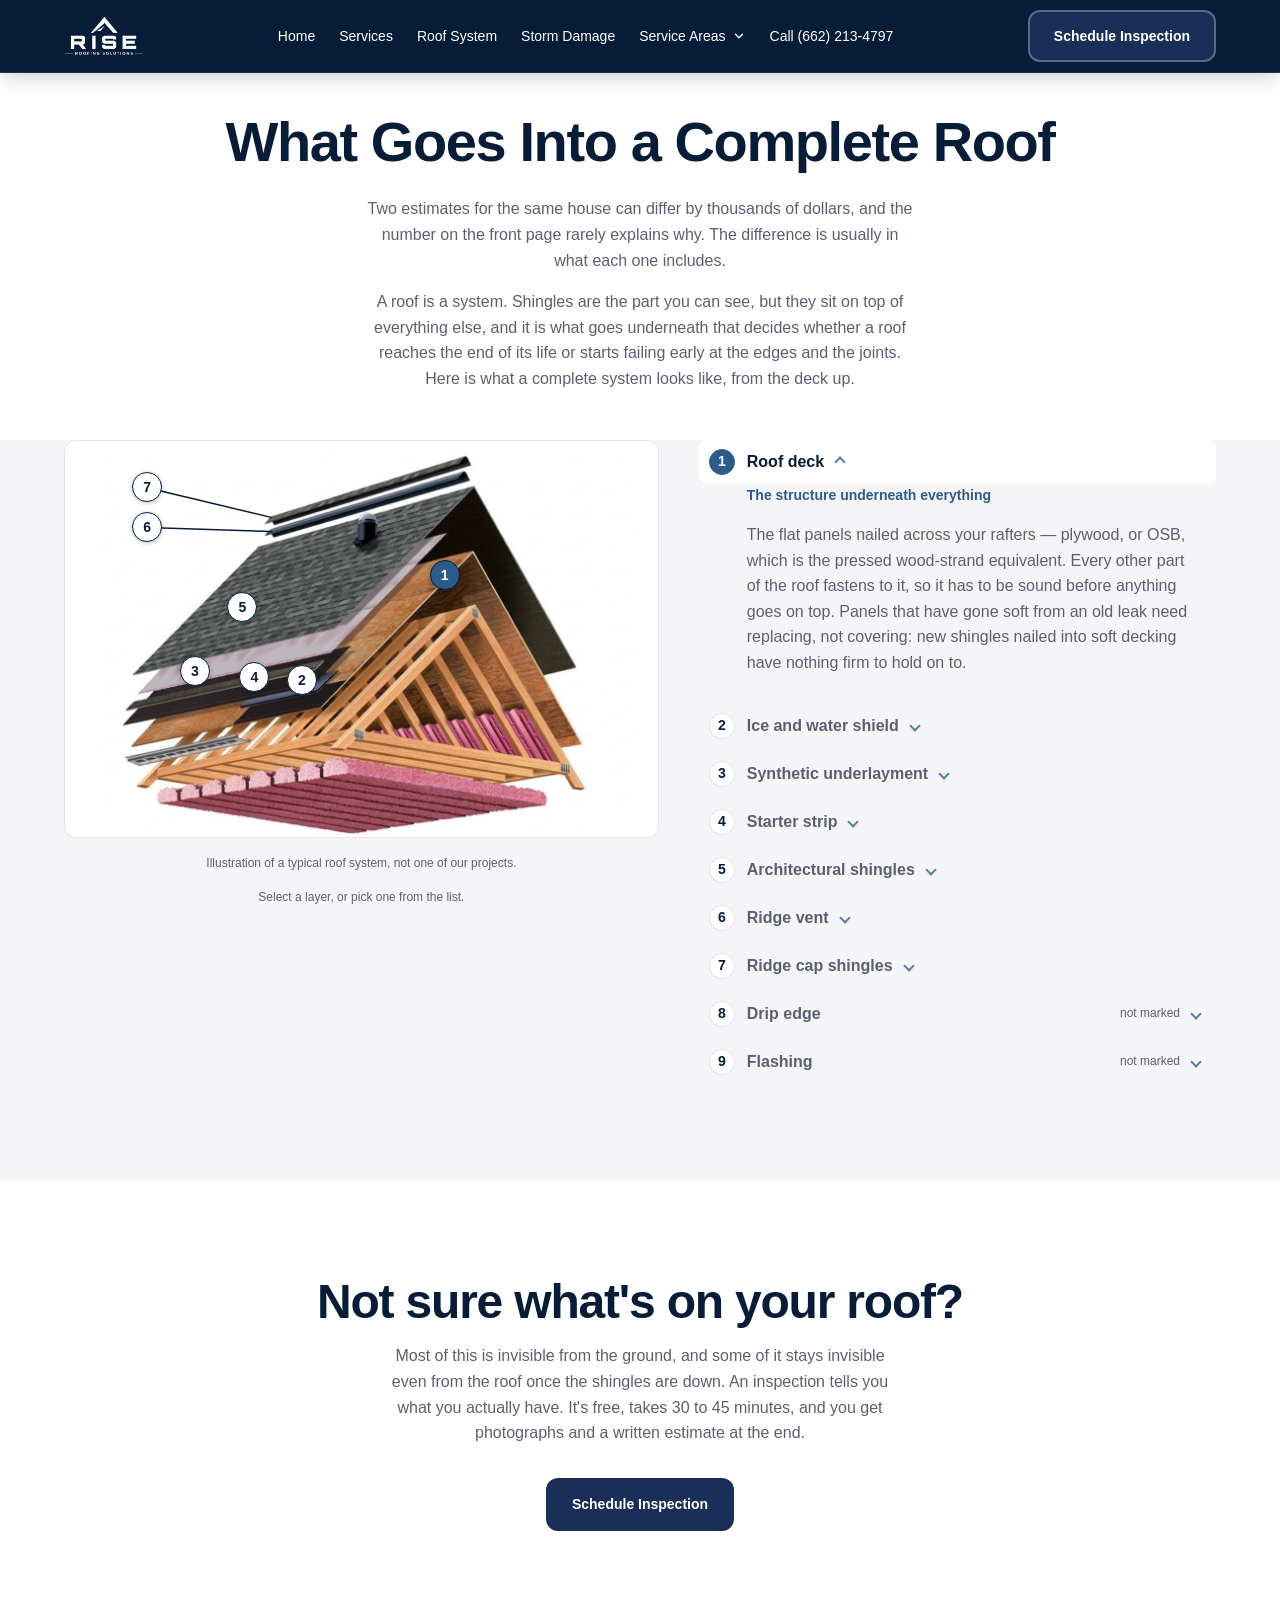
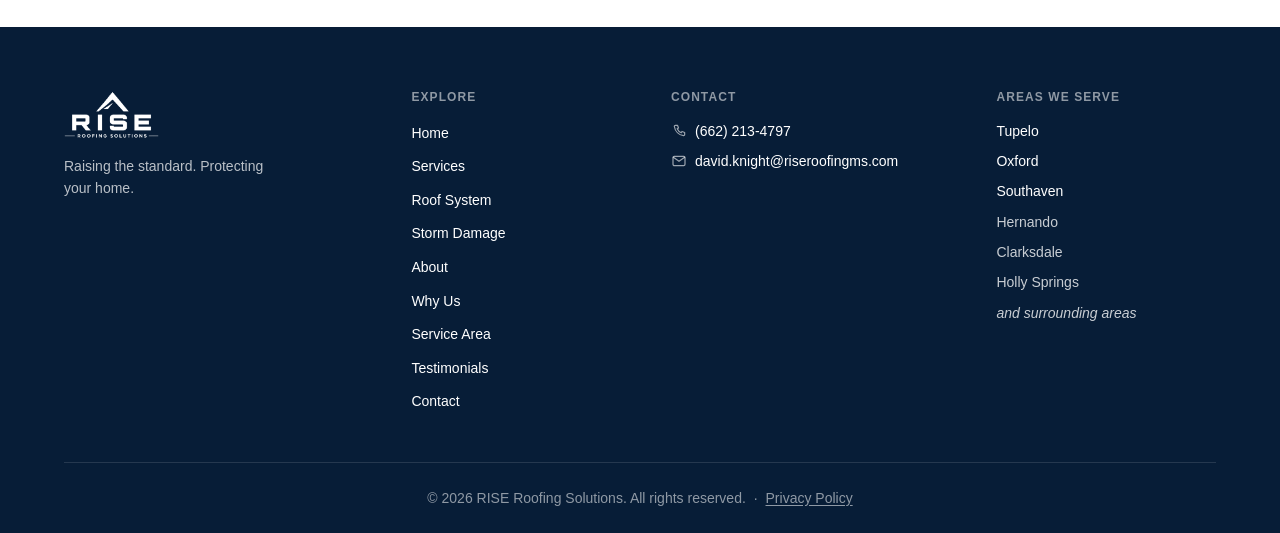
<file: roof-system.html>
<!DOCTYPE html>
<html lang="en">
<head>
  <meta charset="UTF-8" />
  <meta name="viewport" content="width=device-width, initial-scale=1.0" />
  <title>What Goes Into a Complete Roof | RISE Roofing Solutions</title>
  <meta name="description" content="Two roofing estimates for the same house can differ by thousands. Here is what a complete roof system includes, from the deck up, in plain English." />
  <link rel="canonical" href="https://riseroofingms.com/roof-system" />

  <meta property="og:type" content="website" />
  <meta property="og:site_name" content="RISE Roofing Solutions" />
  <meta property="og:title" content="What Goes Into a Complete Roof | RISE Roofing Solutions" />
  <meta property="og:description" content="Shingles are the part you can see. Here is what a complete roof system includes, and what happens when a component is left out." />
  <meta property="og:url" content="https://riseroofingms.com/roof-system" />
  <meta property="og:image" content="https://riseroofingms.com/images/og-image.jpg" />

  <link rel="icon" type="image/png" sizes="32x32" href="images/favicon-32.png" />
  <link rel="icon" type="image/png" sizes="16x16" href="images/favicon-16.png" />
  <link rel="apple-touch-icon" sizes="180x180" href="images/apple-touch-icon.png" />
  <link rel="stylesheet" href="styles.css" />

  <script>document.documentElement.classList.add("js");</script>
</head>
<body>

  <header class="site-header">
    <div class="container header-inner">
      <a href="/" class="logo">
        <img src="images/logo.png" alt="RISE Roofing Solutions" class="logo-img" width="611" height="308" onerror="this.style.display='none'" />
      </a>

      <a href="tel:+16622134797" class="header-phone">
        <svg viewBox="0 0 24 24" aria-hidden="true">
          <path d="M6.6 3.5h3.1l1.6 4-2 1.2a12 12 0 0 0 6 6l1.2-2 4 1.6v3.1a1.6 1.6 0 0 1-1.7 1.6A16.5 16.5 0 0 1 5 5.2 1.6 1.6 0 0 1 6.6 3.5z" />
        </svg>
        (662) 213-4797
      </a>

      <button
        type="button"
        class="nav-toggle"
        id="nav-toggle"
        aria-controls="site-nav"
        aria-expanded="false"
      >
        <span class="nav-toggle-bars" aria-hidden="true"></span>
        <span class="visually-hidden">Menu</span>
      </button>

      <nav class="nav" id="site-nav">
        <a href="/">Home</a>
        <a href="/#services">Services</a>
        <a href="/roof-system">Roof System</a>
        <a href="/storm-damage/">Storm Damage</a>

        <div class="nav-group" data-nav-dropdown>
          <div class="nav-group-head">
            <button
              type="button"
              class="nav-group-toggle"
              aria-expanded="false"
              aria-controls="nav-areas"
            >
              Service Areas
              <svg class="nav-chevron" viewBox="0 0 24 24" aria-hidden="true">
                <path d="m6 9 6 6 6-6" />
              </svg>
            </button>
          </div>
          <div class="nav-panel" id="nav-areas">
            <div class="nav-panel-inner">
              <a href="/roofing-tupelo-ms/">Tupelo</a>
              <a href="/roofing-oxford-ms/">Oxford</a>
              <a href="/roofing-southaven-ms/">Southaven</a>
              <a href="/#service-area" class="nav-panel-all">All Service Areas</a>
            </div>
          </div>
        </div>

        <a href="/#contact" class="nav-mobile-only">Contact</a>
        <a href="tel:+16622134797" class="nav-phone">Call (662) 213-4797</a>
      </nav>

      <a href="/#contact" class="btn btn-primary nav-cta">Schedule Inspection</a>
    </div>
  </header>

  <main class="rs">
    <section class="rs-intro">
      <div class="container">
        <h1>What Goes Into a Complete Roof</h1>
        <p class="rs-lead">
          Two estimates for the same house can differ by thousands of dollars,
          and the number on the front page rarely explains why. The difference
          is usually in what each one includes.
        </p>
        <p class="rs-lead">
          A roof is a system. Shingles are the part you can see, but they sit
          on top of everything else, and it is what goes underneath that decides
          whether a roof reaches the end of its life or starts failing early at
          the edges and the joints. Here is what a complete system looks like,
          from the deck up.
        </p>
      </div>
    </section>

    <section class="rs-diagram">
      <div class="container rs-diagram-inner">
        <div class="rs-figure">
<figure class="rs-image">
            <div class="rs-image-frame">
            <img
              src="/images/work/roof-cutaway.jpg"
              alt="Cut-away of a roof with its layers separated: the shingles, underlayment and membranes lifted clear above the plywood deck, with the rafters below."
              width="1200"
              height="802"
              decoding="async"
            />
            <svg class="rs-leaders" viewBox="0 0 100 100" preserveAspectRatio="none" aria-hidden="true">
              <line x1="14" y1="22" x2="35" y2="23" vector-effect="non-scaling-stroke" />
              <line x1="14" y1="12" x2="35" y2="19.5" vector-effect="non-scaling-stroke" />
            </svg>
            <button
              type="button"
              class="rs-layer rs-marker"
              data-layer="deck"
              style="left: 64%; top: 34%"
            ><span class="rs-marker-num">1</span><span class="visually-hidden">Roof deck — layer 1 of 9, the structure underneath everything</span></button>
            <button
              type="button"
              class="rs-layer rs-marker"
              data-layer="ice"
              style="left: 40%; top: 60.3%"
            ><span class="rs-marker-num">2</span><span class="visually-hidden">Ice and water shield — layer 2 of 9, in the valleys</span></button>
            <button
              type="button"
              class="rs-layer rs-marker"
              data-layer="underlayment"
              style="left: 22%; top: 58%"
            ><span class="rs-marker-num">3</span><span class="visually-hidden">Synthetic underlayment — layer 3 of 9, across the whole deck</span></button>
            <button
              type="button"
              class="rs-layer rs-marker"
              data-layer="starter"
              style="left: 32%; top: 59.5%"
            ><span class="rs-marker-num">4</span><span class="visually-hidden">Starter strip — layer 4 of 9, the first strip down, along the bottom edge and up the sloped sides</span></button>
            <button
              type="button"
              class="rs-layer rs-marker"
              data-layer="shingles"
              style="left: 30%; top: 42%"
            ><span class="rs-marker-num">5</span><span class="visually-hidden">Architectural shingles — layer 5 of 9, the surface you can see</span></button>
            <button
              type="button"
              class="rs-layer rs-marker"
              data-layer="vent"
              style="left: 14%; top: 22%"
            ><span class="rs-marker-num">6</span><span class="visually-hidden">Ridge vent — layer 6 of 9, along the peak</span></button>
            <button
              type="button"
              class="rs-layer rs-marker"
              data-layer="cap"
              style="left: 14%; top: 12%"
            ><span class="rs-marker-num">7</span><span class="visually-hidden">Ridge cap shingles — layer 7 of 9, over the peak, covering the vent</span></button>
            </div>
            <figcaption class="rs-image-caption">
              Illustration of a typical roof system, not one of our projects.
            </figcaption>
          </figure>
          <p class="rs-hint">Select a layer, or pick one from the list.</p>
        </div>

        <div class="rs-side">
<ol class="rs-list">
            <li class="rs-item">
              <button type="button" class="rs-list-item" data-layer="deck" aria-controls="rs-desc-deck">
                <span class="rs-list-num">1</span>
                <span class="rs-list-name">Roof deck</span>
                <span class="rs-chevron" aria-hidden="true"></span>
              </button>
              <div class="rs-desc" id="rs-desc-deck">
                <div class="rs-desc-inner">
                  <p class="rs-where">The structure underneath everything</p>
                  <p class="rs-body">The flat panels nailed across your rafters — plywood, or OSB, which is the pressed wood-strand equivalent. Every other part of the roof fastens to it, so it has to be sound before anything goes on top. Panels that have gone soft from an old leak need replacing, not covering: new shingles nailed into soft decking have nothing firm to hold on to.</p>
                </div>
              </div>
            </li>
            <li class="rs-item">
              <button type="button" class="rs-list-item" data-layer="ice" aria-controls="rs-desc-ice">
                <span class="rs-list-num">2</span>
                <span class="rs-list-name">Ice and water shield</span>
                <span class="rs-chevron" aria-hidden="true"></span>
              </button>
              <div class="rs-desc" id="rs-desc-ice">
                <div class="rs-desc-inner">
                  <p class="rs-where">In the valleys</p>
                  <p class="rs-body">A sticky rubberized membrane that bonds directly to the deck and seals around the nails driven through it. It goes in the valleys, where two roof planes meet and the runoff from both slopes converges into one channel. That is more water than anywhere else on the roof has to carry, which is why valleys are usually the first place a roof starts leaking.</p>
                </div>
              </div>
            </li>
            <li class="rs-item">
              <button type="button" class="rs-list-item" data-layer="underlayment" aria-controls="rs-desc-underlayment">
                <span class="rs-list-num">3</span>
                <span class="rs-list-name">Synthetic underlayment</span>
                <span class="rs-chevron" aria-hidden="true"></span>
              </button>
              <div class="rs-desc" id="rs-desc-underlayment">
                <div class="rs-desc-inner">
                  <p class="rs-where">Across the whole deck</p>
                  <p class="rs-body">A tough woven sheet rolled over the entire deck before the shingles go on. It is the backup layer: when wind drives rain sideways under a shingle, this is what the water lands on instead of your decking. It also keeps the deck dry during the days the roof is open.</p>
                </div>
              </div>
            </li>
            <li class="rs-item">
              <button type="button" class="rs-list-item" data-layer="starter" aria-controls="rs-desc-starter">
                <span class="rs-list-num">4</span>
                <span class="rs-list-name">Starter strip</span>
                <span class="rs-chevron" aria-hidden="true"></span>
              </button>
              <div class="rs-desc" id="rs-desc-starter">
                <div class="rs-desc-inner">
                  <p class="rs-where">The first strip down, along the bottom edge and up the sloped sides</p>
                  <p class="rs-body">A purpose-made strip with a factory adhesive line that runs along the eaves and the rakes — the bottom edge of the roof and its sloped sides. The first row of shingles seals down onto it, and so does the outer edge of every row up the sides. Without a proper starter those edges have nothing to bond to, and both are exactly where wind gets under a roof and begins peeling it upward.</p>
                </div>
              </div>
            </li>
            <li class="rs-item">
              <button type="button" class="rs-list-item" data-layer="shingles" aria-controls="rs-desc-shingles">
                <span class="rs-list-num">5</span>
                <span class="rs-list-name">Architectural shingles</span>
                <span class="rs-chevron" aria-hidden="true"></span>
              </button>
              <div class="rs-desc" id="rs-desc-shingles">
                <div class="rs-desc-inner">
                  <p class="rs-where">The surface you can see</p>
                  <p class="rs-body">The visible layer. Architectural shingles are built from two bonded layers, which makes them heavier and thicker than the flat three-tab kind and gives the roof its depth and shadow line. The weight is also what helps them stay put in wind.</p>
                </div>
              </div>
            </li>
            <li class="rs-item">
              <button type="button" class="rs-list-item" data-layer="vent" aria-controls="rs-desc-vent">
                <span class="rs-list-num">6</span>
                <span class="rs-list-name">Ridge vent</span>
                <span class="rs-chevron" aria-hidden="true"></span>
              </button>
              <div class="rs-desc" id="rs-desc-vent">
                <div class="rs-desc-inner">
                  <p class="rs-where">Along the peak</p>
                  <p class="rs-body">A continuous vent running the length of the peak that lets hot, damp air escape the attic. It only works if air can get in low down under the eaves, so the two are designed as a pair. Trap that heat and moisture instead and it cooks the shingles from underneath and condenses on the framing through winter.</p>
                </div>
              </div>
            </li>
            <li class="rs-item">
              <button type="button" class="rs-list-item" data-layer="cap" aria-controls="rs-desc-cap">
                <span class="rs-list-num">7</span>
                <span class="rs-list-name">Ridge cap shingles</span>
                <span class="rs-chevron" aria-hidden="true"></span>
              </button>
              <div class="rs-desc" id="rs-desc-cap">
                <div class="rs-desc-inner">
                  <p class="rs-where">Over the peak, covering the vent</p>
                  <p class="rs-body">Thicker shingles made specifically to fold over the peak and cover the vent's opening. They are pre-shaped for that bend. Ordinary shingles from the main surface, cut down to size, will do the job for a while, but they were never meant to fold, and they crack along the fold line years earlier.</p>
                </div>
              </div>
            </li>
            <li class="rs-item">
              <button type="button" class="rs-list-item" data-layer="drip" aria-controls="rs-desc-drip">
                <span class="rs-list-num">8</span>
                <span class="rs-list-name">Drip edge</span>
                <span class="rs-list-note">not marked</span>
                <span class="rs-chevron" aria-hidden="true"></span>
              </button>
              <div class="rs-desc" id="rs-desc-drip">
                <div class="rs-desc-inner">
                  <p class="rs-where">Along the bottom edge and up the sloped sides</p>
                  <p class="rs-body">A bent metal strip at the roof's edges that throws runoff clear of the wood and into the gutter. Without it, water clings to the underside of the shingle and wicks back onto the fascia — the board the gutter hangs on — which rots quietly out of sight until the gutter starts pulling away.</p>
                  <p class="rs-not-shown">Not shown in the illustration.</p>
                </div>
              </div>
            </li>
            <li class="rs-item">
              <button type="button" class="rs-list-item" data-layer="flashing" aria-controls="rs-desc-flashing">
                <span class="rs-list-num">9</span>
                <span class="rs-list-name">Flashing</span>
                <span class="rs-list-note">not marked</span>
                <span class="rs-chevron" aria-hidden="true"></span>
              </button>
              <div class="rs-desc" id="rs-desc-flashing">
                <div class="rs-desc-inner">
                  <p class="rs-where">Chimneys, walls, vents and skylights</p>
                  <p class="rs-body">Shaped metal at every point where the roof meets something that is not roof. These junctions are where most leaks actually start — not out in the open stretches of shingle. Flashing carried over from the old roof has already spent twenty years bending in the heat and corroding, and it ends up buried under the new shingles where you cannot inspect it.</p>
                  <p class="rs-not-shown">Not shown in the illustration.</p>
                </div>
              </div>
            </li>
          </ol>

        </div>
      </div>

    </section>

    <section class="rs-close">
      <div class="container">
        <h2>Not sure what's on your roof?</h2>
        <p>
          Most of this is invisible from the ground, and some of it stays
          invisible even from the roof once the shingles are down. An inspection
          tells you what you actually have. It's free, takes 30 to 45 minutes,
          and you get photographs and a written estimate at the end.
        </p>
        <a href="/#contact" class="btn btn-primary">Schedule Inspection</a>
      </div>
    </section>
  </main>

  <footer class="site-footer">
    <div class="container">
      <div class="footer-grid">
        <div class="footer-brand">
          <img src="images/logo.png" alt="RISE Roofing Solutions" width="611" height="308" />
          <p>Raising the standard. Protecting your home.</p>
        </div>

        <nav class="footer-nav" aria-label="Footer">
          <h2>Explore</h2>
          <ul>
              <li><a href="/">Home</a></li>
              <li><a href="/#services">Services</a></li>
              <li><a href="/roof-system">Roof System</a></li>
              <li><a href="/storm-damage/">Storm Damage</a></li>
              <li><a href="/#founder">About</a></li>
              <li><a href="/#why-us">Why Us</a></li>
              <li><a href="/#service-area">Service Area</a></li>
              <li><a href="/#testimonials">Testimonials</a></li>
              <li><a href="/#contact">Contact</a></li>
            </ul>
        </nav>

        <div class="footer-contact">
          <h2>Contact</h2>
          <ul>
            <li>
              <svg viewBox="0 0 24 24" aria-hidden="true">
                <path d="M6.6 3.5h3.1l1.6 4-2 1.2a12 12 0 0 0 6 6l1.2-2 4 1.6v3.1a1.6 1.6 0 0 1-1.7 1.6A16.5 16.5 0 0 1 5 5.2 1.6 1.6 0 0 1 6.6 3.5z" />
              </svg>
              <a href="tel:+16622134797">(662) 213-4797</a>
            </li>
            <li>
              <svg viewBox="0 0 24 24">
                <rect x="3" y="5" width="18" height="14" rx="2" />
                <path d="m3.5 6.5 8.5 6 8.5-6" />
              </svg>
              <a href="mailto:david.knight@riseroofingms.com">david.knight@riseroofingms.com</a>
            </li>
          </ul>
        </div>

        <div class="footer-area">
          <h2>Areas We Serve</h2>
          <ul>
            <li><a href="/roofing-tupelo-ms/">Tupelo</a></li>
            <li><a href="/roofing-oxford-ms/">Oxford</a></li>
            <li><a href="/roofing-southaven-ms/">Southaven</a></li>
            <li>Hernando</li>
            <li>Clarksdale</li>
            <li>Holly Springs</li>
            <li class="footer-area-more">and surrounding areas</li>
          </ul>
        </div>
      </div>

      <div class="footer-bottom">
        <p>
          &copy; <span id="year"></span> RISE Roofing Solutions. All rights reserved.
          <span class="footer-sep" aria-hidden="true">&middot;</span>
          <a href="/privacy">Privacy Policy</a>
        </p>
      </div>
    </div>
  </footer>

  <div class="sticky-call">
    <a class="sticky-call-btn" href="tel:+16622134797">
      <svg class="sticky-call-icon" viewBox="0 0 24 24" aria-hidden="true">
        <path d="M6.6 3.5h3.1l1.6 4-2 1.2a12 12 0 0 0 6 6l1.2-2 4 1.6v3.1a1.6 1.6 0 0 1-1.7 1.6A16.5 16.5 0 0 1 5 5.2 1.6 1.6 0 0 1 6.6 3.5z" />
      </svg>
      Call (662) 213-4797
    </a>
  </div>

  <script src="script.js"></script>
</body>
</html>
</file>
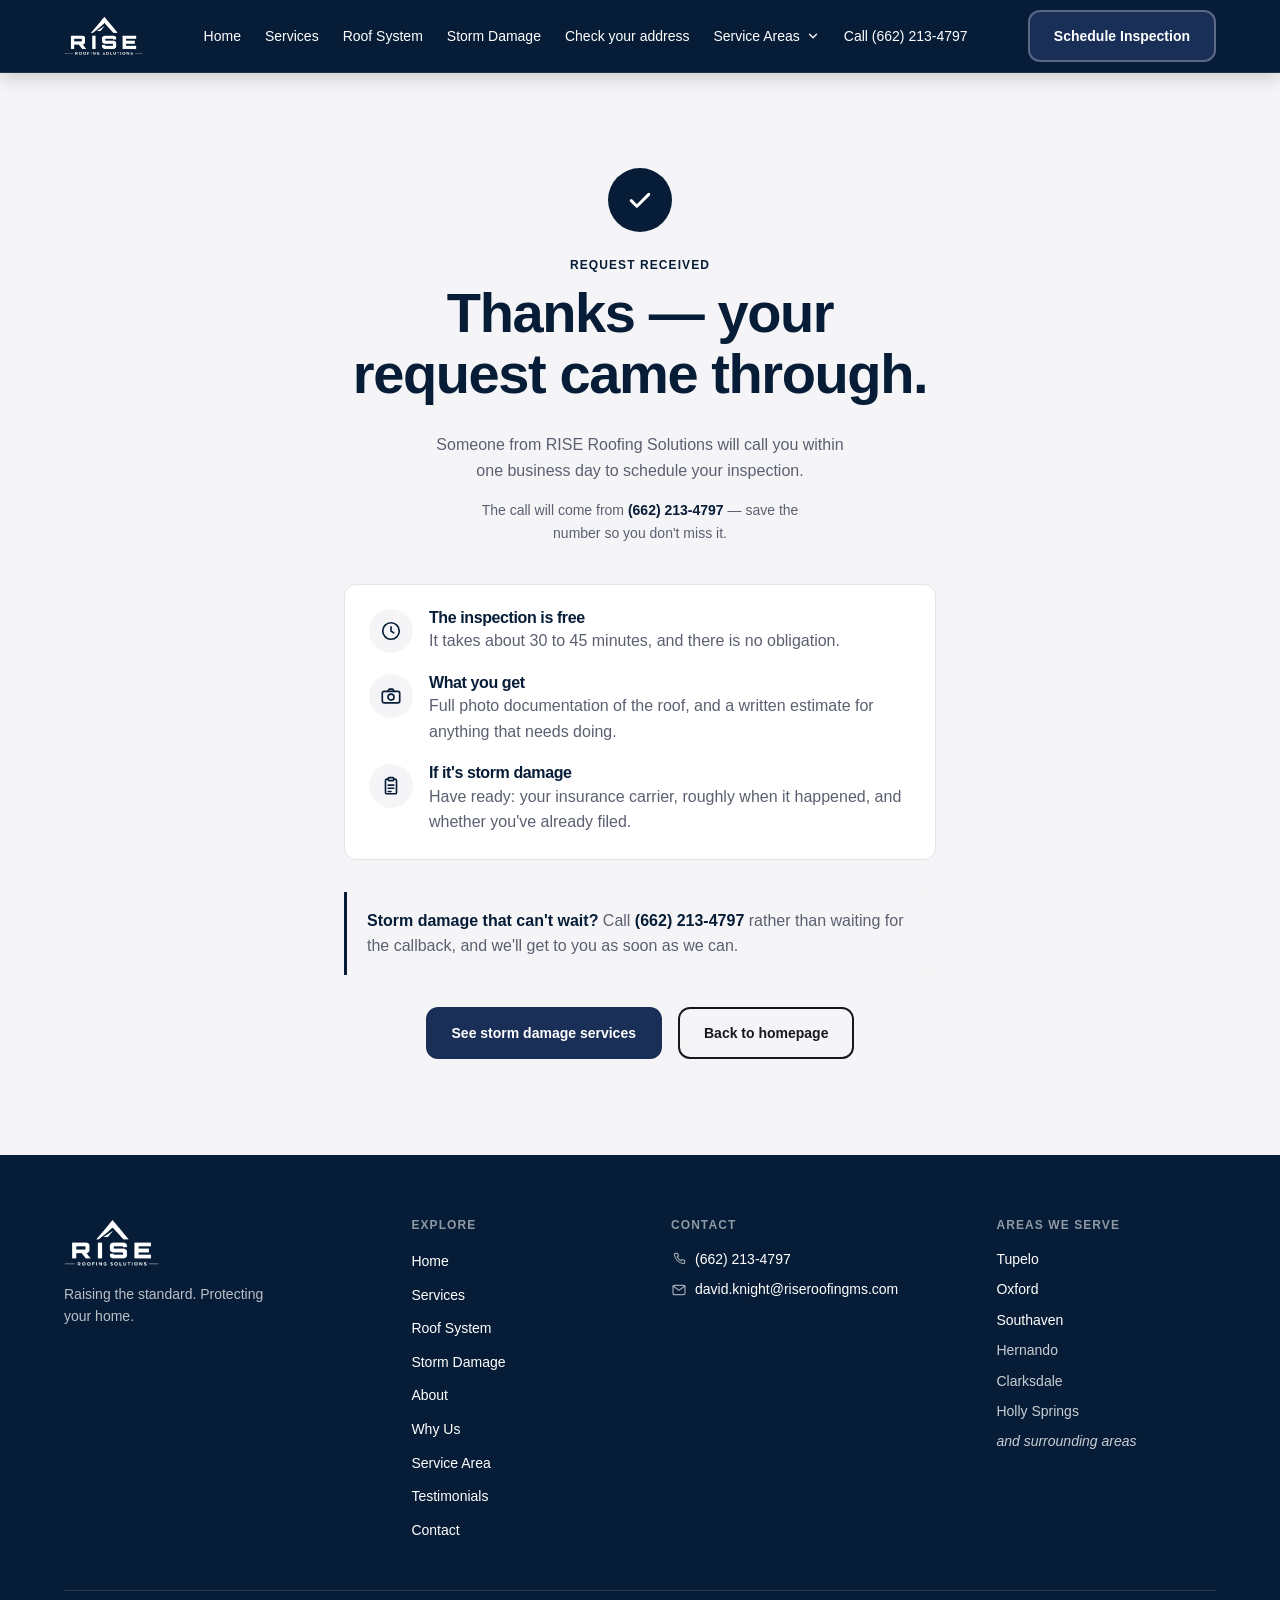
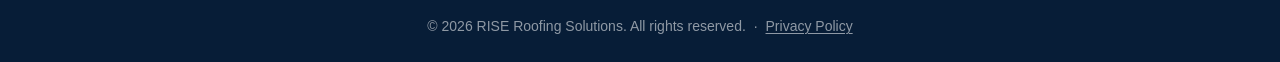
<file: thanks.html>
<!DOCTYPE html>
<html lang="en">
<head>
  <meta charset="UTF-8" />
  <meta name="viewport" content="width=device-width, initial-scale=1.0" />
  <title>Thank You | RISE Roofing Solutions</title>
  <meta name="description" content="Thanks for contacting RISE Roofing Solutions. We'll call within one business day to schedule your free inspection." />
  <meta name="robots" content="noindex" />

  <meta property="og:type" content="website" />
  <meta property="og:site_name" content="RISE Roofing Solutions" />
  <meta property="og:title" content="Thank You | RISE Roofing Solutions" />
  <meta property="og:description" content="Thanks for contacting RISE Roofing Solutions. We'll call within one business day to schedule your free inspection." />
  <meta property="og:image" content="https://riseroofingms.com/images/og-image.jpg" />

  <link rel="icon" type="image/png" sizes="32x32" href="images/favicon-32.png" />
  <link rel="icon" type="image/png" sizes="16x16" href="images/favicon-16.png" />
  <link rel="apple-touch-icon" sizes="180x180" href="images/apple-touch-icon.png" />
  <link rel="stylesheet" href="styles.css" />

  <script>document.documentElement.classList.add("js");</script>
</head>
<body>

  <header class="site-header">
    <div class="container header-inner">
      <a href="/" class="logo">
        <img src="images/logo.png" alt="RISE Roofing Solutions" class="logo-img" width="611" height="308" onerror="this.style.display='none'" />
      </a>

      <a href="tel:+16622134797" class="header-phone">
        <svg viewBox="0 0 24 24" aria-hidden="true">
          <path d="M6.6 3.5h3.1l1.6 4-2 1.2a12 12 0 0 0 6 6l1.2-2 4 1.6v3.1a1.6 1.6 0 0 1-1.7 1.6A16.5 16.5 0 0 1 5 5.2 1.6 1.6 0 0 1 6.6 3.5z" />
        </svg>
        (662) 213-4797
      </a>

      <button
        type="button"
        class="nav-toggle"
        id="nav-toggle"
        aria-controls="site-nav"
        aria-expanded="false"
      >
        <span class="nav-toggle-bars" aria-hidden="true"></span>
        <span class="visually-hidden">Menu</span>
      </button>

      <nav class="nav" id="site-nav">
        <a href="/">Home</a>
        <a href="/#services">Services</a>
        <a href="/roof-system">Roof System</a>
        <a href="/storm-damage/">Storm Damage</a>
        <a href="/storm-history">Check your address</a>

        <div class="nav-group" data-nav-dropdown>
          <div class="nav-group-head">
            <button
              type="button"
              class="nav-group-toggle"
              aria-expanded="false"
              aria-controls="nav-areas"
            >
              Service Areas
              <svg class="nav-chevron" viewBox="0 0 24 24" aria-hidden="true">
                <path d="m6 9 6 6 6-6" />
              </svg>
            </button>
          </div>
          <div class="nav-panel" id="nav-areas">
            <div class="nav-panel-inner">
              <a href="/roofing-tupelo-ms/">Tupelo</a>
              <a href="/roofing-oxford-ms/">Oxford</a>
              <a href="/roofing-southaven-ms/">Southaven</a>
              <a href="/#service-area" class="nav-panel-all">All Service Areas</a>
            </div>
          </div>
        </div>

        <a href="/#contact" class="nav-mobile-only">Contact</a>
        <a href="tel:+16622134797" class="nav-phone">Call (662) 213-4797</a>
      </nav>

      <a href="/#contact" class="btn btn-primary nav-cta">Schedule Inspection</a>
    </div>
  </header>

  <main class="thanks">
    <div class="container thanks-inner">
      <span class="thanks-mark" aria-hidden="true">
        <svg viewBox="0 0 24 24"><path d="m5 12.5 4.5 4.5L19 7.5" /></svg>
      </span>

      <p class="eyebrow">Request received</p>
      <h1>Thanks &mdash; your request came through.</h1>
      <p class="thanks-lead">
        Someone from RISE Roofing Solutions will call you within one business
        day to schedule your inspection.
      </p>
      <p class="thanks-caller">
        The call will come from
        <a href="tel:+16622134797">(662) 213-4797</a> &mdash; save the number so
        you don't miss it.
      </p>

      <ul class="thanks-next">
        <li>
          <span class="thanks-next-icon" aria-hidden="true">
            <svg viewBox="0 0 24 24">
              <circle cx="12" cy="12" r="9" />
              <path d="M12 7.5V12l3 2" />
            </svg>
          </span>
          <div>
            <h2>The inspection is free</h2>
            <p>It takes about 30 to 45 minutes, and there is no obligation.</p>
          </div>
        </li>

        <li>
          <span class="thanks-next-icon" aria-hidden="true">
            <svg viewBox="0 0 24 24">
              <rect x="2.5" y="7" width="19" height="12.5" rx="2" />
              <path d="M8.5 7 10 4.5h4L15.5 7" />
              <circle cx="12" cy="13.2" r="3.3" />
            </svg>
          </span>
          <div>
            <h2>What you get</h2>
            <p>
              Full photo documentation of the roof, and a written estimate for
              anything that needs doing.
            </p>
          </div>
        </li>

        <li>
          <span class="thanks-next-icon" aria-hidden="true">
            <svg viewBox="0 0 24 24">
              <path d="M9 4.5H7.5A1.5 1.5 0 0 0 6 6v13a1.5 1.5 0 0 0 1.5 1.5h9A1.5 1.5 0 0 0 18 19V6a1.5 1.5 0 0 0-1.5-1.5H15" />
              <rect x="9" y="2.8" width="6" height="3.4" rx="1" />
              <path d="M9 11h6M9 14.5h6M9 18h3" />
            </svg>
          </span>
          <div>
            <h2>If it's storm damage</h2>
            <p>
              Have ready: your insurance carrier, roughly when it happened, and
              whether you've already filed.
            </p>
          </div>
        </li>
      </ul>

      <div class="thanks-urgent">
        <p>
          <strong>Storm damage that can't wait?</strong> Call
          <a href="tel:+16622134797">(662) 213-4797</a> rather than waiting for
          the callback, and we'll get to you as soon as we can.
        </p>
      </div>

      <div class="thanks-actions">
        <a href="/storm-damage/" class="btn btn-primary">See storm damage services</a>
        <a href="/" class="btn btn-outline">Back to homepage</a>
      </div>
    </div>
  </main>

  <footer class="site-footer">
    <div class="container">
      <div class="footer-grid">
        <div class="footer-brand">
          <img src="images/logo.png" alt="RISE Roofing Solutions" width="611" height="308" />
          <p>Raising the standard. Protecting your home.</p>
        </div>

        <nav class="footer-nav" aria-label="Footer">
          <h2>Explore</h2>
          <ul>
              <li><a href="/">Home</a></li>
              <li><a href="/#services">Services</a></li>
              <li><a href="/roof-system">Roof System</a></li>
              <li><a href="/storm-damage/">Storm Damage</a></li>
              <li><a href="/#founder">About</a></li>
              <li><a href="/#why-us">Why Us</a></li>
              <li><a href="/#service-area">Service Area</a></li>
              <li><a href="/#testimonials">Testimonials</a></li>
              <li><a href="/#contact">Contact</a></li>
            </ul>
        </nav>

        <div class="footer-contact">
          <h2>Contact</h2>
          <ul>
            <li>
              <svg viewBox="0 0 24 24" aria-hidden="true">
                <path d="M6.6 3.5h3.1l1.6 4-2 1.2a12 12 0 0 0 6 6l1.2-2 4 1.6v3.1a1.6 1.6 0 0 1-1.7 1.6A16.5 16.5 0 0 1 5 5.2 1.6 1.6 0 0 1 6.6 3.5z" />
              </svg>
              <a href="tel:+16622134797">(662) 213-4797</a>
            </li>
            <li>
              <svg viewBox="0 0 24 24">
                <rect x="3" y="5" width="18" height="14" rx="2" />
                <path d="m3.5 6.5 8.5 6 8.5-6" />
              </svg>
              <a href="mailto:david.knight@riseroofingms.com">david.knight@riseroofingms.com</a>
            </li>
          </ul>
        </div>

        <div class="footer-area">
          <h2>Areas We Serve</h2>
          <ul>
            <li><a href="/roofing-tupelo-ms/">Tupelo</a></li>
            <li><a href="/roofing-oxford-ms/">Oxford</a></li>
            <li><a href="/roofing-southaven-ms/">Southaven</a></li>
            <li>Hernando</li>
            <li>Clarksdale</li>
            <li>Holly Springs</li>
            <li class="footer-area-more">and surrounding areas</li>
          </ul>
        </div>
      </div>

      <div class="footer-bottom">
        <p>
          &copy; <span id="year"></span> RISE Roofing Solutions. All rights reserved.
          <span class="footer-sep" aria-hidden="true">&middot;</span>
          <a href="/privacy">Privacy Policy</a>
        </p>
      </div>
    </div>
  </footer>

  <div class="sticky-call">
    <a class="sticky-call-btn" href="tel:+16622134797">
      <svg class="sticky-call-icon" viewBox="0 0 24 24" aria-hidden="true">
        <path d="M6.6 3.5h3.1l1.6 4-2 1.2a12 12 0 0 0 6 6l1.2-2 4 1.6v3.1a1.6 1.6 0 0 1-1.7 1.6A16.5 16.5 0 0 1 5 5.2 1.6 1.6 0 0 1 6.6 3.5z" />
      </svg>
      Call (662) 213-4797
    </a>
  </div>

  <script src="script.js"></script>
</body>
</html>
</file>
<file: styles.css>
:root {
  --color-bg: #ffffff;
  --color-text: #16181d;
  --color-text-muted: #5b6070;
  --color-primary: #1a2f57;
  --color-primary-dark: #0e2547;
  --color-navy: #071d37;
  --color-navy-deep: #04121f;
  --color-slate: #647e9d;
  /* The logo artwork's light blue, lifted until it clears AA as body copy on
     the hero gradient. #647e9d itself measures 4.04:1 on #071d37 and 3.27:1 on
     #0e2e52 — this tint is 6.32:1 and 5.12:1 against the same two ends. */
  --color-accent-light: #8aa0bc;

  /* Accent, two stops of the same hue family as --color-slate. Replaces the
     cream that used to sit on the storm and Oxford heroes, so the site has one
     accent colour rather than a warm one and a cool one.
       --accent-light  on navy, dark surfaces, and over photography
       --accent-deep   on white and the light sections */
  --accent-light: #9db9dc;
  --accent-deep: #2c5b8c;

  --color-surface: #f5f5f7;
  /* The values band's own ground. Declared here with the other section colours
     rather than inline on the rule. */
  --color-values-bg: #ffffff;
  --color-border: #e3e4ea;

  /* One radius for every card, button, and input */
  --radius: 12px;
  /* One alignment grid for every section */
  --max-width: 1200px;
  --header-h: 72px;
  /* The bar's own height: 52px button plus 10px padding top and bottom, plus
     its 1px top border. Anything that has to clear it derives its spacing
     from this rather than repeating the number. */
  --sticky-call-h: 73px;

  /* What the footer pads by so the bar never covers it. script.js overwrites
     this with the bar's measured height on load and on resize — the measured
     value already includes the safe-area inset, because that inset lives in
     the bar's own padding. This declaration is the no-JS fallback, which is
     why it adds the inset itself. */
  --sticky-clearance: calc(var(--sticky-call-h) + env(safe-area-inset-bottom));

  /* Spacing scale — 8px base. Every padding and margin uses one of these. */
  --space-1: 8px;
  --space-2: 16px;
  --space-3: 24px;
  --space-4: 32px;
  --space-5: 40px;
  --space-6: 48px;
  --space-8: 64px;
  --space-12: 96px;

  /* Identical vertical padding on every content section */
  --space-section: var(--space-12);
  /* The page's side padding, promoted to a token so the storm-history
     workspace gutter can be the same value rather than a second number that
     happens to match today. */
  --container-pad: 24px;
  /* Storm history's content column. The search row and the map/panel row both
     take it, so they share one edge — the row used to run the full container
     while the search box stopped at 720px, and nothing lined up vertically. */
  --sh-col: 1000px;
  --space-heading: var(--space-6);

  /* Type scale — no element sets a size outside this set */
  --text-xs: 0.75rem;
  --text-sm: 0.875rem;
  --text-base: 1rem;
  --text-lg: 1.125rem;
  --text-xl: 1.375rem;
  /* Display scale. Headings only — body text is deliberately untouched, so the
     gap between display and copy widens instead of everything growing. Tune
     these five and every heading on every page follows; nothing downstream
     restates a size.

              390px    1440px      was
     h1        36px      56px      32 / 44
     h2        32px      48px      28 / 40
     h3        20px      20px      18 / 18
  */
  --display-h1: clamp(2.25rem, 1.5rem + 3vw, 3.5rem);
  --display-h2: clamp(2rem, 1.3rem + 2.6vw, 3rem);
  --display-h3: 1.25rem;
  /* 1.08 from 1.15. At 56px that is 60px of leading; 1.15 left 64px and the
     two lines of a headline read as separate rows. */
  --display-lh: 1.08;
  /* -0.025em from -0.02em. Larger type needs proportionally more negative
     tracking to hold together, not less. */
  --display-track: -0.025em;

  /* The old names stay as the interface every rule already consumes, so the
     rescale needs no edit at any call site. */
  --text-h3: var(--display-h3);
  --text-h2: var(--display-h2);
  --text-h1: var(--display-h1);

  /* Motion — everything stays under 400ms */
  --dur-hover: 150ms;
  --dur-fast: 200ms;
  --dur-base: 260ms;
  --dur-slow: 380ms;
  /* Scroll-reveal motion. These three are the whole vocabulary: change them
     here and every revealed element on every page follows, because nothing
     restates a literal. 800ms with a strong ease-out finishes most of its
     travel early, so it reads deliberate rather than slow. The values band
     runs the same curve at its own hardcoded 600ms. */
  --dur-reveal: 800ms;
  --reveal-travel: 40px;
  --ease-reveal: cubic-bezier(0.16, 1, 0.3, 1);
  --ease-out: cubic-bezier(0.22, 0.75, 0.3, 1);

  /* The hero mark's extruded side, as light rather than shadow.

     Chained drop-shadows each shadow the *result* of the one before, so six
     of them at 1px build one solid side face stepping down-right — following
     logo.png's alpha exactly, which is what makes this work on artwork rather
     than on a box.

     The colours step from #2a5384 down to #0d1f30. That direction is the whole
     trick on this panel: a bevelled render puts near-black on its side faces,
     and on #071d37 near-black is not an edge, it is a hole. Starting the run
     LIGHTER than the panel and falling INTO it reads as a lit solid instead —
     the face catches the light, the side turns away from it.

     Down-right because the panel's own gradient is lit from the upper left at
     145deg. One light source for the whole hero, or nothing reads as solid. */
  --logo-extrude: drop-shadow(1px 1px 0 #2a5384) drop-shadow(1px 1px 0 #24486f)
    drop-shadow(1px 1px 0 #1e3d5f) drop-shadow(1px 1px 0 #18324e)
    drop-shadow(1px 1px 0 #12283e) drop-shadow(1px 1px 0 #0d1f30);

  /* One card shadow, one lifted variant, one for fixed overlays */
  --shadow-card: 0 1px 2px rgba(16, 31, 61, 0.04),
    0 4px 12px rgba(16, 31, 61, 0.05);
  --shadow-card-hover: 0 2px 4px rgba(16, 31, 61, 0.06),
    0 18px 32px rgba(16, 31, 61, 0.13);
  --shadow-overlay: 0 2px 20px rgba(0, 0, 0, 0.22);
  /* Two layers, both tinted navy rather than black, and both wide relative to
     their offset: a large soft pool plus a tighter contact shadow. A single
     hard drop shadow reads as a sticker; this reads as weight. */
  --shadow-lift: 0 28px 56px -28px rgba(7, 29, 55, 0.42),
    0 10px 24px -16px rgba(7, 29, 55, 0.22);

  font-size: 16px;
}

* {
  box-sizing: border-box;
}

html {
  scroll-behavior: smooth;
  /* The header is fixed, so an anchor target would otherwise scroll to sit
     underneath it. This offsets every anchor landing by the header height. */
  scroll-padding-top: var(--header-h);
}

body {
  margin: 0;
  font-family: -apple-system, BlinkMacSystemFont, "Segoe UI", Roboto, Helvetica,
    Arial, sans-serif;
  color: var(--color-text);
  background: var(--color-bg);
  line-height: 1.6;
  -webkit-font-smoothing: antialiased;
}

h1,
h2,
h3 {
  line-height: var(--display-lh);
  margin: 0 0 0.5em;
  letter-spacing: var(--display-track);
  text-wrap: balance;
}

p {
  margin: 0 0 1em;
  color: var(--color-text-muted);
}

a {
  color: var(--color-primary);
  text-decoration: none;
}

/* Safety net. Every image on the site is already sized by its own rule, so
   this changes nothing today — it stops a future image dropped in without one
   from pushing the page wider than the viewport. */
img {
  max-width: 100%;
}

:focus-visible {
  outline: 3px solid var(--color-primary);
  outline-offset: 3px;
  border-radius: 4px;
}

.visually-hidden {
  position: absolute;
  width: 1px;
  height: 1px;
  margin: -1px;
  padding: 0;
  overflow: hidden;
  clip: rect(0 0 0 0);
  white-space: nowrap;
  border: 0;
}

.container {
  max-width: var(--max-width);
  margin: 0 auto;
  padding: 0 var(--container-pad);
}

/* Header — transparent over the hero, solid navy once past it */
.site-header {
  position: fixed;
  top: 0;
  left: 0;
  right: 0;
  z-index: 20;
  /* Tinted rather than clear over the hero: enough to seat the white nav
     against a bright photo, still transparent enough to read the image
     through. Deliberately no backdrop-filter — blurring only the strip behind
     the header draws a hard seam along its bottom edge against the sharp
     image below it. */
  background: rgba(7, 29, 55, 0.65);
  /* Border is declared transparent up front so it fades in rather than
     appearing abruptly, and so the header height never shifts. */
  border-bottom: 1px solid transparent;
  transition: background-color var(--dur-fast) var(--ease-out),
    border-color var(--dur-fast) var(--ease-out),
    box-shadow var(--dur-fast) var(--ease-out);
}

.site-header.is-solid {
  background: var(--color-navy);
  border-bottom-color: rgba(255, 255, 255, 0.1);
  box-shadow: var(--shadow-overlay);
}

/* The two conversion elements never dim between the transparent and solid
   states — only the logo crossfades. */
.site-header .nav-phone,
.site-header .nav-cta {
  opacity: 1;
}

.header-inner {
  display: flex;
  align-items: center;
  justify-content: space-between;
  height: var(--header-h);
  gap: 16px;
}

/* The art is now white-on-transparent, so the navy plate that used to disguise
   its baked-in background has gone with it — the mark sits directly on the
   header. */
.logo {
  display: flex;
  align-items: center;
  flex: none;
}


.logo-img {
  height: 40px;
  width: auto;
  display: block;
}

.nav {
  display: flex;
  /* 24px rather than 32px: with eight items the labels alone run 625px, and at
     32px the row no longer clears the 1152px container. */
  gap: 24px;
  align-items: center;
}

.nav a {
  position: relative;
  color: #fff;
  font-weight: 500;
  font-size: var(--text-sm);
  /* A nav label that wraps is always wrong — it makes the bar taller than the
     header. Adding an eighth item pushed several onto two lines, and the phone
     number onto four. They stay on one line and the widths below give them the
     room. */
  white-space: nowrap;
}

/* Underline grows out from the left edge. Scoped to direct children so the
   dropdown panel's links, which sit deeper, keep their own hover treatment. */
.nav > a::after,
.nav-group-toggle::after {
  content: "";
  position: absolute;
  left: 0;
  right: 0;
  bottom: -4px;
  height: 2px;
  background: currentColor;
  transform: scaleX(0);
  transform-origin: left;
  transition: transform var(--dur-hover) var(--ease-out);
}

.nav > a:hover::after,
.nav > a:focus-visible::after,
.nav-group-toggle:hover::after,
.nav-group-toggle:focus-visible::after {
  transform: scaleX(1);
}

/* Phone stays visible at every width — it is the main conversion action */
.nav-phone {
  font-weight: 700;
}

/* Qualified with .btn because .btn and .btn-primary both sit later in this
   file at equal specificity, so a bare .nav-cta loses the tie the moment
   either gains white-space. The element is always class="btn btn-primary
   nav-cta". Found by tools/check-css-order.mjs. */
.btn.nav-cta {
  white-space: nowrap;
}

/* Below 1100 the gap tightens further still. Measured: labels 625px, logo 79,
   CTA 189, two 16px flex gaps — at 18px between items the row needs 1051px
   against the 1052px available at 1100. */
@media (min-width: 1024px) and (max-width: 1099.98px) {
  .nav {
    gap: 18px;
  }
}

/* Below 1180 the CTA no longer clears the edge, so it drops out the way it
   already does on mobile. The phone number and Contact both stay, and the hero
   still carries the button. Threshold found by sweeping, not by arithmetic.
   1150 was too low even after the nav lost About and Testimonials: the row
   needs 1109.6px, the container below 1200 gives vw - 48, so the two only
   balance at 1157.6 and the button hung past the padding from 1150 to 1156.
   1180 leaves 22.4px of slack, in line with the twenty-odd this file leaves
   at its other thresholds. */
@media (min-width: 1024px) and (max-width: 1179.98px) {
  /* Qualified with .site-header because .btn sets display:inline-flex further
     down the file — media queries add no specificity, so a bare .nav-cta here
     would lose on source order. */
  .site-header .nav-cta {
    display: none;
  }
}

/* Contact duplicates the Schedule Inspection button beside it — same anchor,
   same destination — so the desktop nav drops it and keeps the button. The
   mobile menu has no header button, so it keeps the link. */
@media (min-width: 1024px) {
  .nav-mobile-only {
    display: none;
  }
}

/* About and Testimonials are out of the desktop bar at every width, not just
   through a narrow band. With them in, the row needed 1279.9px against the
   1152px content box of the 1200px container — 127.9px over, at every viewport
   from 1150 up, because the container stops growing at 1200. A centred nowrap
   flex row can only overflow at its end edge, so the bar kept its 24px of left
   padding while the CTA hung past the right one and, below 1408, past the
   window itself. Dropping these two reclaims 170.3px (39.8 + 82.5 of label
   plus two 24px gaps) and the row fits with room to spare.

   Both are homepage-only anchors and both remain in the footer and in the
   mobile menu, so nothing becomes unreachable. No other page's nav carries
   them — the city and storm pages lead with Home instead. */
@media (min-width: 1024px) {
  .nav-secondary {
    display: none;
  }
}

/* Service Areas dropdown
   -------------------------------------------------------------------------
   Open/closed is driven entirely from JS — including hover on desktop — so
   aria-expanded can never disagree with what is on screen. A CSS :hover rule
   would open the panel without the button knowing. */
.nav-group {
  position: relative;
  display: flex;
}


.nav-group-toggle {
  position: relative;
  display: inline-flex;
  align-items: center;
  gap: 6px;
  padding: 0;
  border: 0;
  background: none;
  /* Buttons do not inherit the page font */
  font: inherit;
  font-size: var(--text-sm);
  font-weight: 500;
  color: #fff;
  cursor: pointer;
  /* Same reason as .nav a — the label must not break across two lines */
  white-space: nowrap;
}

.nav-chevron {
  width: 14px;
  height: 14px;
  flex: none;
  fill: none;
  stroke: currentColor;
  stroke-width: 2.2;
  stroke-linecap: round;
  stroke-linejoin: round;
  transition: rotate var(--dur-hover) var(--ease-out);
}

.nav-group.is-open .nav-chevron {
  rotate: 180deg;
}

.nav-panel {
  position: absolute;
  top: calc(100% + 14px);
  left: 50%;
  translate: -50% -6px;
  min-width: 210px;
  padding: 6px;
  background: var(--color-navy);
  border: 1px solid rgba(255, 255, 255, 0.12);
  border-radius: 8px;
  box-shadow: var(--shadow-overlay);
  opacity: 0;
  visibility: hidden;
  /* Visibility is what keeps a closed panel out of the tab order and out of
     hit-testing; it is delayed so the fade can finish before it applies. */
  transition: opacity var(--dur-hover) var(--ease-out),
    translate var(--dur-hover) var(--ease-out),
    visibility 0s linear var(--dur-hover);
}

.nav-group.is-open .nav-panel {
  opacity: 1;
  translate: -50% 0;
  visibility: visible;
  transition-delay: 0s, 0s, 0s;
}

/* Bridges the gap between button and panel so crossing it does not read as a
   mouseleave. Only hit-testable while the panel is visible. */
.nav-panel::before {
  content: "";
  position: absolute;
  left: 0;
  right: 0;
  top: -15px;
  height: 15px;
}

.nav-panel-inner {
  display: flex;
  flex-direction: column;
}

.nav-panel a {
  display: flex;
  align-items: center;
  min-height: 44px;
  padding: 0 14px;
  border-radius: 6px;
  font-size: var(--text-sm);
  font-weight: 500;
  color: #fff;
  white-space: nowrap;
  transition: background-color var(--dur-hover) var(--ease-out);
}

.nav-panel a:hover,
.nav-panel a:focus-visible {
  background: rgba(255, 255, 255, 0.12);
}

/* The city whose page you are already on */
.nav-panel a[aria-current="page"] {
  background: rgba(255, 255, 255, 0.07);
  font-weight: 700;
}

.nav-panel a[aria-current="page"]::before {
  content: "";
  width: 4px;
  height: 4px;
  margin-right: 8px;
  margin-left: -12px;
  border-radius: 50%;
  background: currentColor;
}

/* Separates "All Service Areas" from the three cities above it. Specificity
   matched to .nav-panel a so the border-radius override actually lands. */
.nav-panel a.nav-panel-all {
  margin-top: 5px;
  border-top: 1px solid rgba(255, 255, 255, 0.12);
  border-radius: 0 0 6px 6px;
}

/* Phone in the header bar — phones only; the desktop nav carries its own */
.header-phone {
  display: none;
  align-items: center;
  gap: 6px;
  min-height: 44px;
  color: #fff;
  font-weight: 700;
  font-size: var(--text-sm);
  white-space: nowrap;
}

.header-phone svg {
  flex: none;
  width: 15px;
  height: 15px;
  fill: none;
  stroke: currentColor;
  stroke-width: 1.8;
  stroke-linecap: round;
  stroke-linejoin: round;
}

/* Hamburger — only rendered below the nav breakpoint */
.nav-toggle {
  display: none;
  width: 48px;
  height: 48px;
  padding: 0;
  border: 0;
  background: transparent;
  /* Buttons do not inherit the page font by default */
  font: inherit;
  font-size: var(--text-sm);
  cursor: pointer;
  align-items: center;
  justify-content: center;
}

.nav-toggle-bars,
.nav-toggle-bars::before,
.nav-toggle-bars::after {
  display: block;
  width: 24px;
  height: 2px;
  background: #fff;
  border-radius: 2px;
  transition: transform var(--dur-fast) var(--ease-out),
    opacity var(--dur-fast) var(--ease-out);
}

.nav-toggle-bars::before,
.nav-toggle-bars::after {
  content: "";
  position: relative;
}

.nav-toggle-bars::before {
  top: -7px;
}

.nav-toggle-bars::after {
  top: 5px;
}

.nav-toggle[aria-expanded="true"] .nav-toggle-bars {
  background: transparent;
}

.nav-toggle[aria-expanded="true"] .nav-toggle-bars::before {
  transform: translateY(7px) rotate(45deg);
}

.nav-toggle[aria-expanded="true"] .nav-toggle-bars::after {
  transform: translateY(-5px) rotate(-45deg);
}

/* Buttons */
.btn {
  display: inline-flex;
  align-items: center;
  justify-content: center;
  min-height: 44px;
  padding: 16px 24px;
  border-radius: var(--radius);
  font-weight: 600;
  font-size: var(--text-sm);
  line-height: 1.2;
  cursor: pointer;
  border: 2px solid transparent;
  transition: background-color var(--dur-hover) var(--ease-out),
    border-color var(--dur-hover) var(--ease-out),
    color var(--dur-hover) var(--ease-out),
    transform var(--dur-hover) var(--ease-out);
}

.btn-primary {
  background: var(--color-primary);
  color: #fff;
}

.btn-primary:hover {
  background: var(--color-primary-dark);
}

.btn-outline {
  background: transparent;
  border-color: var(--color-text);
  color: var(--color-text);
}

.btn-outline:hover {
  border-color: var(--color-primary);
  color: var(--color-primary);
}

/* Header CTA sits on the hero, so it needs a light edge */
.btn.nav-cta {
  border-color: rgba(255, 255, 255, 0.28);
}

/* Hero — navy copy panel on the left, footage on the right */
.hero {
  position: relative;
  display: grid;
  grid-template-columns: 45% 55%;
  background: var(--color-navy);
}

.hero-panel {
  display: flex;
  align-items: center;
  /* Top padding clears the fixed header so the logo never sits under the nav */
  padding-top: calc(var(--header-h) + 56px);
  padding-bottom: 56px;
  padding-right: 56px;
  /* Lines the copy up with the site container's left edge — the same grid the
     header logo and every section below sit on — instead of hanging off the
     panel's own edge. Falls back to the plain gutter once the viewport is
     narrower than the container. */
  padding-left: max(56px, calc((100vw - var(--max-width)) / 2 + 24px));
  /* Above the blend, so the gradient dissolves into the panel rather than
     over it at the seam. */
  position: relative;
  z-index: 1;
  /* Crops the watermark at the panel edge rather than letting it widen the
     page. */
  overflow: hidden;
}

/* The roof mark as texture, the same treatment the mobile hero uses —
   oversized, 5%, and running off the corner so it is partly cropped and never
   reads as a second logo. It sits under .hero-panel-inner, which is lifted to
   z-index 1, so it cannot compete with the tagline or the buttons. */
.hero-panel::before {
  content: "";
  position: absolute;
  left: -110px;
  bottom: -80px;
  width: 420px;
  height: 257px;
  background: url("images/roof-mark-white.png") no-repeat center / contain;
  opacity: 0.05;
  pointer-events: none;
}

/* Desktop hero depth. Every rule here is inside a min-width query — the hero
   below 768px is untouched.
   ------------------------------------------------------------------------ */
@media (min-width: 768px) {
  /* The panel was a flat fill taking the section's navy. A shallow diagonal,
     lighter toward the upper left and deeper toward the lower right, so the
     surface reads as lit rather than printed. The range is narrow on purpose —
     #0d2547 sits just above --color-navy and the far end is --color-navy-deep,
     which is close enough that it reads as a surface rather than a gradient. */
  .hero-panel {
    background-image: linear-gradient(
      145deg,
      #0d2547 0%,
      var(--color-navy) 55%,
      var(--color-navy-deep) 100%
    );
  }

  /* 420x257 to 560x343 at the same 1.634 aspect, opacity 0.05 to 0.08. Kept
     under a tenth so it stays a texture in the corner rather than a second
     logo competing with the real one above it. */
  .hero-panel::before {
    left: -150px;
    bottom: -110px;
    width: 560px;
    height: 343px;
    opacity: 0.08;
  }
}

/* The angled blend. Below 1100px the panel does not have room for both the
   copy and a few hundred pixels of fade, so the seam stays vertical there.
   ------------------------------------------------------------------------ */
@media (min-width: 1100px) {
  /* One cell. The footage spans the whole hero and the navy panel lies over
     it, faded out along an angle. A clip-path could only ever give a hard
     edge; the fade has to come from alpha. */
  .hero {
    grid-template-columns: 1fr;
  }

  /* Qualified with .hero for the same reason as the two rules below it: the
     base .hero-media rule sits later in this file, so at one class it would
     win the tie on source order the moment anyone adds one of these three
     properties to it. tools/check-css-order.mjs fails the build on this. */
  .hero .hero-media {
    grid-column: 1;
    grid-row: 1;
    margin-left: 0;
  }

  /* Constant copy width at every width from 1100 up, which is what lets the
     mask stops below be real px rather than something that drifts. */
  /* Qualified with .hero-panel because the base .hero-panel-inner rule sits
     LATER in this file than this media query. Both are one class, so the base
     would win the tie on source order and the copy column would widen to
     520px, rewrapping the H1 from three lines to two. */
  .hero-panel .hero-panel-inner {
    max-width: 448px;
  }

  .hero-panel {
    grid-column: 1;
    grid-row: 1;
    padding-right: 0;

    /* Same expression as padding-left: the container's left gutter. */
    --fade-origin: max(56px, calc((100vw - var(--max-width)) / 2 + 24px));

    /* Two mask layers, composited additively.

       Layer 1 is flat black across the gutter, so the panel is solid from the
       hero's left edge to where the copy starts.

       Layer 2 is the angled fade, in a box 1200px wide anchored at the gutter.
       The fixed box is the whole point: a linear-gradient's stops are measured
       along a gradient line whose length is derived from the box it paints
       into, so on a full-width element the same px stop lands somewhere
       different at 1440 than at 2400 — the percentage trap in another form.
       Pinning the box to 1200px makes 640px and 960px mean the same distance
       at every viewport.

       78deg leans the boundary the opposite way to the old clip-path: narrow
       at the top, widening toward the bottom, 191px of travel over a 900px
       hero, which is 12 degrees off vertical.

       The ramp is 220px, down from 320. The solid stop is unchanged at 640px,
       so the copy keeps the clearance it had; shortening only the far end
       pulls full transparency left and hands the right of the frame back to
       the footage. */
    -webkit-mask-image: linear-gradient(#000, #000),
      linear-gradient(78deg, #000 0, #000 640px, rgba(0, 0, 0, 0) 860px);
    mask-image: linear-gradient(#000, #000),
      linear-gradient(78deg, #000 0, #000 640px, rgba(0, 0, 0, 0) 860px);
    -webkit-mask-size: var(--fade-origin) 100%, 1200px 100%;
    mask-size: var(--fade-origin) 100%, 1200px 100%;
    -webkit-mask-position: left top, var(--fade-origin) top;
    mask-position: left top, var(--fade-origin) top;
    -webkit-mask-repeat: no-repeat, no-repeat;
    mask-repeat: no-repeat, no-repeat;
  }
}

/* The tagline, in the brand lockup rather than over the footage. Hidden by
   default and shown only from 768 up: the mobile hero never displayed it — the
   .hero-tagline-inline rules that used to target it had no element left in the
   markup — and it stays that way. */
.hero-lockup-tagline {
  display: none;
}

@media (min-width: 768px) {
  .hero-lockup-tagline {
    display: block;
    /* Tight to the mark above, generous below, so the two read as one lockup
       and the H1 starts a new thought. space-4 rather than space-6: the gap
       still separates the lockup from the headline, and 16px of it was buying
       nothing that the tagline's own line-height was not already giving. */
    margin: 0 0 var(--space-4);
    color: var(--accent-light);
    font-size: 13px;
    font-weight: 600;
    letter-spacing: 0.14em;
    line-height: 1.5;
    text-transform: uppercase;
  }

  .hero-lockup-tagline span {
    display: inline-block;
  }

  /* Was 48px; the tagline's own bottom margin carries that distance now.
     Qualified because the base .hero-logo rule sits later in this file. */
  .hero-panel .hero-lockup {
    margin-bottom: var(--space-2);
  }
}

.hero-panel-inner {
  width: 100%;
  max-width: 520px;
  /* Above the watermark */
  position: relative;
  z-index: 1;
}

/* Sized by width, not height — the lockup is wider than it is tall and the
   width is what has to read. No background, border, padding or radius: the
   art carries its own transparency now. */
/* Smaller than it was, and closer to what follows. The logo shared the panel
   with four short values before; it now shares it with a headline, a lookup and
   two buttons, and at 340px with 40px beneath it the buttons fell below the
   fold. It is still the first thing seen — it no longer has to be the biggest
   thing on the page. */
/* The lockup owns the size and the spacing; the <img> inside fills it. The
   wrapper exists so the metallic face can be a masked layer painted over the
   mark — an <img> cannot carry a pseudo-element, and a background on the img
   would sit behind its own pixels rather than over them.

   Everything the height tiers set — width, and the extrusion depth — is set
   here now. --logo-extrude is a custom property, so it inherits down to the
   img whose filter consumes it, and a tier restates the depth without
   restating the whole chain. */
.hero-lockup {
  position: relative;
  display: block;
  /* 320px, up from 240. The panel is 45% of the viewport less its padding, so
     at 1440 this is roughly half the panel's width — large enough to read as
     the hero's opening statement rather than as a label above the headline. */
  width: 320px;
  max-width: 100%;
  /* 48px, up from 32. At 240px wide a 32px gap held; at 320 the mark is 161px
     tall and the headline started to look attached to it. */
  margin-bottom: var(--space-6);
}

/* Guarded, unlike the other masks in this file, and for a reason worth stating:
   they degrade to "no fade" — the element simply paints in full, which is
   survivable. This one would degrade to a solid light rectangle sitting over
   the mark, because the gradient is the whole element and the mask is the only
   thing giving it a shape. Without support the pseudo-element must not exist
   at all, which leaves the white knockout and the extrusion — exactly what
   shipped in 3fe6e96. */
@supports ((-webkit-mask-image: url("images/logo.png")) or
  (mask-image: url("images/logo.png"))) {
  /* The metallic face, masked to the mark's own alpha.

     logo.png is 79% transparent and pure white where it is not, so it works as
     its own stencil: mask it over a gradient and the gradient becomes the
     letterforms. inset: 0 with mask-size 100% 100% lands it exactly on the img
     below, which is width: 100% of this same box.

     The ramp is banded light-dark-light the way a rolled metal edge catches a
     room — that alternation is what reads as metal rather than as a gradient
     fill. Every stop stays above #cbd8e8 though: the whole reason a chrome
     render fails on this panel is that its dark bands land near #071d37 and
     stop reading as shading, so the face has to do its modelling entirely in
     the light half of the range.

     Painted over the img, so it covers the white face while the extrusion and
     both shadows — which fall outside the mark's alpha — are untouched. */
  .hero-lockup::after {
    content: "";
    position: absolute;
    inset: 0;
    pointer-events: none;
    background: linear-gradient(
      172deg,
      #ffffff 0%,
      #f1f6fc 13%,
      #ffffff 26%,
      #cbd8e8 43%,
      #ffffff 55%,
      #e2ebf5 71%,
      #ffffff 87%,
      #d9e3ef 100%
    );
    -webkit-mask-image: url("images/logo.png");
    mask-image: url("images/logo.png");
    -webkit-mask-size: 100% 100%;
    mask-size: 100% 100%;
    -webkit-mask-repeat: no-repeat;
    mask-repeat: no-repeat;
  }
}

.hero-logo {
  display: block;
  /* Dimension off the artwork that is already there. logo.png is 79%
     transparent and every opaque pixel is pure white, so drop-shadow follows
     the letterforms and the roof mark exactly rather than shadowing a box —
     the mark lifts off the panel instead of being printed on it.

     Two stops, because that is how a lit object actually reads: a tight
     contact shadow that says how far off the surface it sits, and a broad
     ambient one that says how soft the light is. One stop alone reads as a
     sticker.

     The img still renders under ::after rather than being decorative: it
     carries the alt text and the fetchpriority that make this the hero's LCP
     candidate, and its alpha is what both the extrusion and the mask are
     built from. */
  filter: var(--logo-extrude) drop-shadow(0 3px 3px rgba(4, 18, 31, 0.55))
    drop-shadow(0 14px 26px rgba(4, 18, 31, 0.42));
  width: 100%;
  height: auto;
}

/* Steps back from the logo rather than competing with it: smaller than the
   wordmark it sits under, and the tracking pulled in. */
/* The hero headline. The h1 used to be visually-hidden above the section,
   which left the logo as the largest thing on the page and "R.I.S.E." as the
   first words read. */
.hero-headline {
  margin: 0 0 var(--space-2);
  color: #fff;
  font-size: var(--text-h1);
  line-height: var(--display-lh);
  text-wrap: balance;
}

/* Tight to the headline it belongs to; the air in this panel is spent on the
   lookup below, which is the action. */
.hero-sub {
  margin: 0 0 var(--space-3);
  max-width: 46ch;
  color: rgba(255, 255, 255, 0.82);
  font-size: var(--text-lg);
  line-height: 1.5;
}

/* The proof line. Deliberately not a stat block: a big number with a small
   label under it is the template hero move, and at display size these two
   counts would read as decoration and invite the question of what a "cell"
   is. Set as body copy instead, a step below .hero-sub in both size and
   brightness, so it reads as a footnote to the claim rather than a competing
   headline — the credibility is in NOAA and the National Weather Service
   being named and in the date being current, not in the type size.

   The counts themselves take the one step back up, to the sub's brightness.
   They are the two words a homeowner scanning the panel should catch. */
/* The proof line, stated under the field rather than in the copy stack.

   It began between .hero-sub and the form, and three paragraphs stacked ahead
   of the control read as busy — the sub and this line are both explanatory
   grey text, one after the other, and they competed. Under the field it stops
   competing: it is a caption on the thing it substantiates, in the place this
   site already puts provenance (see .sh-currency, "per-layer data currency,
   stated under the field", which the storm page uses for the same job).

   Sized and coloured as a credit line, not a stat block. A big number over a
   small label is the template hero move, and at display size these counts read
   as decoration and invite the question of what a cell is. The credibility is
   in NOAA and the National Weather Service being named and the date being
   current, not in the type size.

   No max-width: .hero-sub caps at 46ch to keep a sentence readable, but this
   is scanned rather than read, and running the full column is what keeps it to
   one line. */
.hero-proof {
  /* 8px to the card above against the lookup's own 24-40px below it, so the
     caption reads as attached to the field rather than as a row floating
     between the field and the buttons. Equal gaps on both sides made it a
     seventh block; unequal ones make it part of the sixth. */
  margin: var(--space-1) 0 0;
  color: rgba(255, 255, 255, 0.52);
  font-size: var(--text-xs);
  line-height: 1.5;
}

/* A brightness step, not a weight one. Bolding both counts at caption size put
   the busyness straight back — two dark blobs in a line meant to be quiet. */
.hero-proof strong {
  color: rgba(255, 255, 255, 0.74);
  font-weight: inherit;
}

/* Two classes, not one. The element carries both .lookup-cta-form and
   .hero-lookup; both are single-class selectors and .lookup-cta-form { margin:
   0 } sits ~4,000 lines further down, so it won the tie on source order and
   the separation below the field silently measured zero.

   The lookup is the hero's primary action, so it is the biggest thing in the
   panel after the headline — wider than the copy above it and with real air on
   both sides, rather than a control tucked between two paragraphs. */
/* space-4, not space-5. The caption sits directly under the field and reads as
   part of it, so the gap below the pair only has to separate them from the
   privacy note. */
.hero-panel .hero-lookup {
  margin: 0 0 var(--space-4);
  max-width: 600px;
}

/* The hero panel is pinned at z-index 1, which caps everything inside it —
   .hero-panel and .hero-panel-inner both set position: relative; z-index: 1,
   so the whole subtree sits at 1 in the root stacking context and no inner
   z-index, however large, can reach past the sticky call bar at 30.

   Lifted only while focus is inside the panel, which in practice means while
   someone is using the lookup. At rest the panel drops back to 1 and the bar
   sits above the hero as before. */
.hero-panel:focus-within {
  z-index: 40;
}

/* The dropdown's own z-index is not enough here.

   .hero-anim animates transform with fill-mode: both, so the transform
   persists after the animation ends — and a non-none transform creates a
   stacking context. That traps the dropdown's z-index inside .hero-lookup,
   where it can never rise above .hero-actions, a later sibling with a
   stacking context of its own. The result was that the first suggestion was
   covered by "or schedule an inspection" and the second by the sticky call
   bar: tapping an address dialled the phone.

   Raising the form itself lifts the whole context, dropdown included. Only
   while focus is inside it, so the form does not paint over the sticky bar
   as it scrolls past at rest. */
.hero-panel .hero-lookup:focus-within {
  position: relative;
  z-index: 50;
}

/* The hero control is a white pill: a light surface with a navy submit button
   inset at its right.

   The outlined-on-navy variants all blended into the panel and read as a third
   button rather than the primary action. White is what separates it.

   Opaque, and that removes the contrast question entirely. The earlier white
   pill was translucent and had to be bounded against the brightest video frame;
   measuring since showed the bar sits wholly over the opaque navy panel at
   every width from 768 to 1920, and an opaque surface makes even that
   irrelevant. Navy typed text is 16.94:1 on white and 16.42:1 on the warm top
   stop — fixed, with no frame or backdrop variable in it.

   No backdrop-filter: there is nothing behind the pill to blur, so it would be
   cost with no effect. That also means no @supports fallback is needed. */
.hero-panel .hero-lookup .lookup-cta-field {
  display: flex;
  /* Stacked at every width, desktop included: the input takes the full width
     of the white surface and the button sits beneath it.

     This was the sub-1200 treatment only, for a real reason — the hero panel
     is 45% of the viewport less 112px of padding, so the bar is 389px at a
     1113px viewport and 293px at 900px, and side by side that left the input
     84-180px against the 182px "Enter your home address" needs, clipping
     mid-word. It is now the only treatment, so the control no longer
     rearranges itself halfway down the viewport range.

     Anchoring for the suggestion list comes from .lookup-cta-field's own
     position: relative further down the file; the list is a child of this
     element, so it hangs off the whole surface rather than off the input. */
  flex-direction: column;
  align-items: stretch;
  gap: 6px;
  padding: 7px;
  overflow: visible;
  background: linear-gradient(180deg, #fffbf4 0%, var(--color-bg) 58%);
  border: 1px solid transparent;
  border-radius: var(--radius);
  box-shadow: inset 0 1px 0 #fff,
    0 4px 14px rgba(7, 29, 55, 0.34),
    0 1px 3px rgba(7, 29, 55, 0.2);
  transition: box-shadow var(--dur-fast) var(--ease-out),
    border-color var(--dur-fast) var(--ease-out);
}

/* Focus ring, accent-deep. Deliberately NOT inside the reduced-motion query:
   a ring is state, not motion, and gating it would leave reduced-motion
   keyboard users with no visible focus at all. Only the transition below is
   gated.

   :focus-within rather than :focus-visible on the input, because the ring
   belongs to the whole white field — the input, the pin and the submit button
   all sit inside it. It fires for keyboard and pointer alike, which is what
   makes it survive a Tab as well as a click.

   Drawn with box-shadow, not outline or border-width, so it adds no layout box
   the Search Box dropdown would have to be repositioned around: the list is
   absolutely positioned against this element and its top: calc(100% + 6px) is
   measured from the border edge, which the shadow does not move. */
.hero-panel .hero-lookup .lookup-cta-field:focus-within {
  /* Border accent-deep: it sits against the white field, where #2C5B8C is
     7.04:1 and unmistakable.

     The outer ring is accent-light, not accent-deep. Measured, an accent-deep
     ring on the navy panel is rgb(14,40,71) against rgb(9,31,59) — 1.11:1,
     which is invisible. A dark blue ring on a dark navy ground cannot work;
     the ring has to lighten away from the panel, not darken into it. */
  border-color: var(--accent-deep);
  box-shadow: inset 0 1px 0 #fff,
    0 8px 22px rgba(7, 29, 55, 0.4),
    0 2px 6px rgba(7, 29, 55, 0.24),
    0 0 0 3px rgba(157, 185, 220, 0.75);
}

@media (prefers-reduced-motion: no-preference) {
  .hero-panel .hero-lookup .lookup-cta-field {
    transition: box-shadow var(--dur-fast) var(--ease-out),
      border-color var(--dur-fast) var(--ease-out);
  }
}

/* Sits on the input's row rather than becoming a row of its own. */
.hero-field-icon {
  position: absolute;
  top: 7px;
  left: 7px;
  height: 52px;
  display: flex;
  align-items: center;
  padding-left: 10px;
  color: #5b6070;
}

.hero-field-icon svg {
  width: 19px;
  height: 19px;
  fill: none;
  stroke: currentColor;
  stroke-width: 1.8;
  stroke-linecap: round;
  stroke-linejoin: round;
}

.hero-panel .hero-lookup .lookup-cta-field input {
  flex: 1;
  min-width: 0;
  min-height: 52px;
  /* Left padding clears the absolutely-placed pin rather than sitting beside
     it in flow — in a column the icon would otherwise stack above the input. */
  padding: 0 10px 0 32px;
  font-size: var(--text-base);
  text-overflow: ellipsis;
  color: var(--color-navy);
  background: transparent;
  border: 0;
}

/* Darker than --color-text-muted, which is 6.27:1 on white — AA, not AAA. The
   hint holds the same standard as the value someone types. */
.hero-panel .hero-lookup .lookup-cta-field input::placeholder {
  color: #3f4453;
}

.hero-panel .hero-lookup .lookup-cta-field input:focus {
  outline: none;
}

/* The action, inset in the pill rather than being the pill's end. */
.hero-field-go {
  display: flex;
  align-items: center;
  justify-content: center;
  gap: 8px;
  flex: none;
  width: 100%;
  min-height: 48px;
  padding: 0 var(--space-2);
  font: inherit;
  font-size: var(--text-sm);
  font-weight: 700;
  color: #fff;
  background: var(--color-primary);
  border: 0;
  border-radius: 9px;
  cursor: pointer;
  white-space: nowrap;
  transition: background-color var(--dur-hover) var(--ease-out);
}

.hero-field-go:hover {
  background: var(--color-primary-dark);
}

/* The shift is motion, so it is gated. The transition lives here too — with
   it on the base rule a reduced-motion visitor would still get an animated
   colour change on the arrow. --dur-hover/--ease-out are the site's hover
   timing, the same pair .card-link and .btn already use. */
@media (prefers-reduced-motion: no-preference) {
  /* Qualified: the base .hero-field-arrow rule sits below this query, so at
     one class it would win the tie on source order. check-css-order caught
     this on the first build. */
  .hero-field-go .hero-field-arrow {
    transition: transform var(--dur-hover) var(--ease-out);
  }

  .hero-field-go:hover .hero-field-arrow,
  .hero-field-go:focus-visible .hero-field-arrow {
    transform: translateX(3px);
  }
}

.hero-field-go:focus-visible {
  outline: 2px solid var(--accent-light);
  outline-offset: 2px;
}

.hero-field-arrow {
  width: 17px;
  height: 17px;
  flex: none;
  fill: none;
  stroke: currentColor;
  stroke-width: 2;
  stroke-linecap: round;
  stroke-linejoin: round;
}

/* Below the buttons now, and smaller. It used to sit between the lookup and
   the CTAs, splitting the two things a reader might act on with a line that is
   neither. */
/* space-2 above. This is a footnote to the field, not a new section, and it is
   the last thing in the panel — the distance was reading as a break. */
.hero-lookup-note {
  margin: var(--space-2) 0 0;
  max-width: 46ch;
  font-size: var(--text-xs);
  line-height: 1.45;
  color: rgba(255, 255, 255, 0.5);
}

.hero-lookup-note a {
  color: var(--accent-light);
}

/* Light ground, not navy. On navy it butted straight against the navy hero
   with no seam and read as part of it — the band needs to announce that the
   hero has ended. Everything inside inverts to suit. */
/* Extra top padding now that the visible heading is gone — without it the
   letters sat tight under the section above with nothing introducing them.
   The heading still exists for the outline, as a visually-hidden h2. */
.values {
  padding: var(--space-8) 0 var(--space-6);
  background: var(--color-values-bg);
  border-bottom: 1px solid var(--color-border);
}

/* 640px, not the 1200px container. The four letters have to sit close enough
   together to be read as R.I.S.E. rather than as four unrelated initials —
   that adjacency is the whole point of the band. */
.values-inner {
  max-width: 640px;
}

/* Four columns, no cards. The letter carries the weight, so the borders,
   radius, fill and circle icons the cards needed are all gone. */
.rise-values {
  list-style: none;
  margin: 0;
  padding: 0;
  display: grid;
  grid-template-columns: repeat(4, minmax(0, 1fr));
  gap: var(--space-4);
}

.rise-values li {
  display: flex;
  flex-direction: column;
  align-items: center;
  text-align: center;
}

/* The mask. Its height is what the letter is clipped against, so it is set at
   every width — including under reduced motion, where only the overflow and
   the transform are dropped. Leaving the height out there would change the
   band's layout between the two modes. */
.rise-letter-mask {
  display: block;
  height: 66px;
}

.rise-letter {
  display: block;
  font-size: 72px;
  font-weight: 700;
  letter-spacing: -0.02em;
  /* Deliberately below the font-size, and below the 66px mask. A capital sits
     low in its line box -- the box reserves room for descenders and accents
     that R/I/S/E never use -- so at line-height 66px the glyph bottom fell
     outside the mask and S, which overshoots the baseline, was clipped by
     ~2px. Pulling the line box up 10px lifts the cap by half that and clears
     the bottom edge. Measured against rendered ink via TextMetrics, not
     derived from the font size. */
  line-height: 56px;
  color: var(--color-navy);
}

/* Fixed width, centred under the letter — a rule spanning the column read as a
   divider between rows rather than as part of the letter above it. */
.rise-rule {
  display: block;
  width: 52px;
  height: 3px;
  margin: 14px 0;
  background: var(--accent-deep);
  transform-origin: center;
}

.rise-text {
  display: block;
}

.rise-name {
  display: block;
  font-size: 16px;
  font-weight: 500;
  line-height: 1.25;
  color: var(--color-navy);
}

.rise-desc {
  display: block;
  margin-top: 4px;
  font-size: 13px;
  line-height: 1.45;
  /* Two roughly even lines rather than a full line plus an orphan word. */
  text-wrap: balance;
  color: var(--color-text-muted);
}

/* Right panel — the footage */
.hero-media {
  position: relative;
  overflow: hidden;
  /* Grid stretches this to the row height; the floor keeps the panel from
     collapsing when the left column is short. */
  min-height: 560px;
}

.hero-video {
  position: absolute;
  inset: 0;
  width: 100%;
  height: 100%;
  object-fit: cover;
  /* Also governs the poster, which is what shows when no src is attached */
  object-position: center;
}

/* Two jobs in one layer: the left-edge gradient that dissolves the navy panel
   into the footage, and a light navy wash over the whole frame so the video
   sits in the site palette rather than beside it. */
/* Buttons have to invert to stay readable on the navy */
/* Secondary to the lookup. Two solid buttons at full size read as the main
   action and pulled attention off the field above them. */
.hero-actions {
  display: flex;
  align-items: center;
  flex-wrap: wrap;
  gap: var(--space-3);
  margin: 0;
}

/* Call Now stays a button — the phone is the higher-converting path for a
   roofer — but outlined and smaller, so it ranks below the lookup and above
   the text link beside it. */
.btn-hero-call {
  min-height: 44px;
  padding: 10px 18px;
  font-size: var(--text-sm);
  background: transparent;
  border: 1px solid rgba(255, 255, 255, 0.55);
  color: #fff;
  white-space: nowrap;
}

.btn-hero-call:hover {
  background: rgba(255, 255, 255, 0.1);
  border-color: #fff;
}

/* An outlined button matching Call, not a text link.

   This reverses the earlier demotion to a link, which existed so the lookup
   would dominate. The white pill above does that job now on its own — these
   two are matched to each other and clearly subordinate to it, rather than one
   being subordinate to the other. */
.hero-secondary-link {
  display: inline-flex;
  align-items: center;
  justify-content: center;
  min-height: 44px;
  padding: 10px 18px;
  font-size: var(--text-sm);
  font-weight: 600;
  color: #fff;
  background: transparent;
  border: 1px solid rgba(255, 255, 255, 0.55);
  border-radius: var(--radius);
  text-decoration: none;
  white-space: nowrap;
  transition: background-color var(--dur-hover) var(--ease-out),
    border-color var(--dur-hover) var(--ease-out);
}

.hero-secondary-link:hover {
  background: rgba(255, 255, 255, 0.1);
  border-color: #fff;
  color: #fff;
}

/* Sections — one consistent rhythm */
.services,
.why-us,
.service-area,
.testimonials,
.contact,
.faq-section,
.work,
.storm-section {
  padding: var(--space-section) 0;
  /* Header clearance now comes from html's scroll-padding-top, which covers
     every anchor target rather than just these sections. This is only the
     breathing room below it — the two add up, so restating the header height
     here would land the section 72px too low. */
  scroll-margin-top: var(--space-3);
}

/* Services over a photograph.
   -------------------------------------------------------------------------
   Overlay opacity is derived from the image, not picked. Scanning the source
   at 16px blocks, the brightest are the sunlit grass on the right
   (rgb(235,213,173), L 0.68) and the pale siding and concrete bottom-left
   (rgb(224,212,200), L 0.67). At 48px blocks — closer to the area a line of
   text actually covers — the brightest drops to L 0.61, and at 96px to 0.39,
   so the hot spots are small.

   At 0.82 over the worst 16px block the ground is rgb(48,62,76), where white
   clears 10.9:1, white at 70% clears 6.3:1 and accent-light clears 5.4:1.
   Accent-light is the binding constraint everywhere; it is the reason this is
   0.82 and not lower.

   Position is 50% 35%: at 1440 that crops the tree line off the top and the
   siding and steps off the bottom, leaving the card band over source rows
   44-66%, which is unbroken shingle (0.1% green pixels, 1.2% pale). Below
   about 1100 the section is tall enough that the image fits vertically and
   the crop turns horizontal, so the Y term stops doing anything and the strip
   on view is the middle fifth of the frame — also shingle. */
/* Photographic treatment — HOMEPAGE ONLY.

   .services is not a shared partial: the homepage and the three city pages
   each carry their own copy of the markup under the same class name. So the
   only thing that was shared here was the CSS, and unscoped it repainted the
   city pages' service cards navy while leaving their descriptions at
   --color-text-muted, which measured 1.01:1 — invisible. Everything below is
   keyed to .services-photo, which only the homepage section carries. */
.services-photo {
  position: relative;
  /* Keeps the ::before's negative z-index inside this section rather than
     letting it slide behind the page background. */
  isolation: isolate;
  /* Fallback ground if the JPEG never loads — white text on white otherwise.
     It never paints while the image is present. */
  background-color: var(--color-navy);
  /* CertainTeed Landmark Solaris product photograph — stock, licensed, and
     David has confirmed that. It replaces his own Tupelo job here because that
     photo is the Completed Work gallery's lead, and one picture doing both was
     the same image twice on one page. The "our actual work" claim lives in the
     gallery; this is a scrimmed background.

     Chosen on measurement, not just to break the duplication. 1920x1596 is
     larger than the band at both widths — 0.75x at 1440, 0.73x at 390 — so it
     is the only candidate in the project that is downscaled rather than
     stretched. Warmth at the crop: B-R -20.4 at 1440 against the Tupelo
     photo's -14.1. */
  background-image: url("images/services-stucco-house.jpg");
  background-size: cover;
  background-position: 70% 90%;
  color: #fff;
}

/* One flat overlay, neutral rather than navy — a navy tint recoloured the whole
   frame and the photo read as texture rather than a house.

   0.565 is derived against this photograph, not carried over. The binding
   constraint is 390, where the crop pulls in 30% cloud and every line lands on
   roughly the same bright ground; at 1440 there is no sky in frame and the
   floor would be far lower. Bisected up from 0.545 rather than rounded to a
   comfortable number:

     0.545  eyebrow 4.31 p90, subhead 4.30   fails 4.5
     0.557  4.48 / 4.47                      fails
     0.560  4.55 / 4.54                      clears p90, worst still 4.49
     0.565  4.61 / 4.60, worst 4.55          clears on both statistics

   Values pair up because the composited ground quantises to 8 bits, so 0.555
   and 0.557 measure identically. */
.services-photo::before {
  content: "";
  position: absolute;
  inset: 0;
  z-index: -1;
  background: rgba(10, 12, 14, 0.565);
}


/* White rather than accent-light. Accent-light is a lighter target than white
   and runs out of contrast about a full point sooner, which is what held the
   overlay at 0.76. */
.services-eyebrow {
  margin: 0 0 var(--space-2);
  color: rgba(255, 255, 255, 0.85);
  font-size: 17px;
  font-weight: 600;
  letter-spacing: 0.16em;
  text-transform: uppercase;
  text-align: center;
}

.services-lead {
  max-width: 46ch;
  margin: 0 auto var(--space-5);
  color: rgba(255, 255, 255, 0.7);
  font-size: 22px;
  text-align: center;
  text-wrap: balance;
}

/* The panels. Solid objects rather than glass: at 8% white the photo read
   straight through them and the shingle texture competed with the type. Navy
   at 88% still lets the roof register behind it without the text sitting on
   texture. No shadow — a drop shadow over a photograph reads as a sticker,
   and the border is what separates the panel from the image.

   The border is accent-light rather than white because it has to hold over
   the photo's brightest areas as well as its darkest; white at 20% dissolved
   into the sunlit grass. */
.services-photo .card {
  display: flex;
  flex-direction: column;
  background: rgba(7, 29, 55, 0.88);
  border: 1px solid rgba(157, 185, 220, 0.38);
  box-shadow: none;
  /* Containing block for the stretched hit area below. */
  position: relative;
  /* The affordance has to match the hit area, or the whole card is clickable
     without looking it. */
  cursor: pointer;
}

/* The whole card is the click target, not just the CTA line. Measured before
   this: the link's box was 4,259px2 inside a 55,616px2 card — 7.7% of what
   reads as clickable actually was.

   A pseudo-element on the existing <a>, not a wrapper: an <a> around the card
   would nest a link inside a link, which is invalid, and it would swallow the
   h3 into the link text. This keeps one link, one tab stop, one accessible
   name, and the ?need= href untouched. ::after is already the arrow glyph, so
   this is ::before.

   Scoped to .services-photo — the homepage. The city pages' service cards look
   the same but carry a paragraph of body copy and four links that all point at
   #contact, so a full-card overlay there would block text selection and buy
   nothing. */
.services-photo .card-link::before {
  content: "";
  position: absolute;
  inset: 0;
}

/* Hover and keyboard focus are one state in one selector list, not two rules
   that agree today. They were split before and immediately drifted: the -2px
   lift lived on :hover alone, so keyboard users got three of the four changes.

   Border goes to 0.85 from 0.6. The whole card is a click target now, and the
   old delta — +0.06 background alpha on an already-dark navy, +0.22 border,
   2px — was sized for flagging a small text link. The border is the most
   legible of the three against the photo, so it takes the largest step.

   box-shadow stays none here: on the photo a drop shadow reads as mud. That is
   why .card:hover's shadow has to be cancelled, and the cancel now covers both
   states — :has() is (0,4,0) against the shared rule's (0,3,0), so it wins on
   specificity rather than on position. */
.services-photo .card:hover,
.services-photo .card:has(.card-link:focus-visible) {
  background: rgba(7, 29, 55, 0.94);
  border-color: rgba(157, 185, 220, 0.85);
  box-shadow: none;
}

/* The two-line floor further down exists so a wrapping title does not push a
   description out of line with its neighbours. These cards have no
   descriptions any more, so all it did here was reserve an empty line between
   every one-line title and its link. Scoped off rather than deleted — the city
   pages still have descriptions and still need it. */
.services-photo .card h3 {
  min-height: 0;
}

.services-photo .card-link {
  padding-top: var(--space-1);
}

.services-photo .card h3 {
  color: #fff;
  font-size: 20px;
}

.services-photo .card-link {
  color: var(--accent-light);
}

/* Same outline treatment as every other icon on the site: 24x24 box, no fill,
   currentColor stroke at 1.8, round caps and joins. */
.service-icon {
  display: block;
  margin-bottom: var(--space-2);
  color: var(--accent-light);
}

.service-icon svg {
  width: 32px;
  height: 32px;
  fill: none;
  stroke: currentColor;
  stroke-width: 1.8;
  stroke-linecap: round;
  stroke-linejoin: round;
}

.services-call {
  margin: var(--space-5) 0 0;
  color: rgba(255, 255, 255, 0.7);
  font-size: 18px;
  text-align: center;
}

/* The number carries the line: full-strength white against the sentence's 70%,
   a size up, and heavier. That reads as more prominent than accent-light did,
   because accent-light is dimmer than white rather than brighter. It is also
   what lets the overlay sit at 0.74 — as accent-light it was the binding
   constraint and the floor was 0.801. */
.services-call a {
  color: #fff;
  font-size: 20px;
  font-weight: 700;
}

/* Headlines centre; body copy stays left-aligned so the eye keeps its
   starting point on each new line. */
.services h2,
.why-us h2,
.service-area h2,
.testimonials h2,
.faq-section h2,
.work h2,
.storm-section h2 {
  /* Brand navy rather than near-black */
  color: var(--color-navy);
  text-align: center;
  font-size: var(--text-h2);
  font-weight: 800;
  margin: 0 auto var(--space-heading);
  max-width: 20ch;
}

/* White, and it has to sit *after* the group above: both are one class and one
   element, so the group would win the tie on source order. .why-us h2 further
   down solves the same problem the same way. */
.services.services-photo h2 {
  color: #fff;
  /* Its own clamp, one step above the shared --text-h2 at both ends: 32px at
     390 against that scale's 28px, 44px from 1440 up against its 40px. Same
     shape rather than a flat size, so the mobile end doesn't jump. Qualified
     selector, two classes deep, so it wins on specificity rather than order.
     It has to: the mobile block near the end of the file re-asserts
     `.services h2 { font-size: var(--text-h2) }` at equal specificity and
     later, and a one-class selector here lost that tie silently — 390 was
     still rendering 28px.

     Still one step above the shared --display-h2 at both ends after the
     rescale: 34px against 32 at 390, 52px against 48 from 1440 up. */
  font-size: clamp(2.125rem, 1.35rem + 2.9vw, 3.25rem);
  /* The shared group above sets space-heading (48px) below every section
     heading. With a supporting line directly beneath, that read as a hole. */
  margin-bottom: var(--space-2);
}

.cards {
  display: grid;
  grid-template-columns: repeat(auto-fit, minmax(240px, 1fr));
  gap: 24px;
}

/* auto-fit divides whatever width is actually available rather than assuming
   four tracks will fit, so the row can never total more than the container.
   The 240px floor is what decides the count: four across from ~1080px up,
   dropping to three below that instead of squeezing. Tablet and mobile counts
   are pinned by the overrides below. */
.services .cards {
  grid-template-columns: repeat(auto-fit, minmax(240px, 1fr));
}

@media (min-width: 769px) and (max-width: 1024px) {
  .services .cards,
  /* Compounded so it outranks .claim-grid's own rule, which is declared far
     later in this file — a media query adds no specificity of its own. */
  .storm-claims .claim-grid {
    grid-template-columns: repeat(2, 1fr);
  }
}

.card {
  background: var(--color-bg);
  border: 1px solid var(--color-border);
  border-radius: var(--radius);
  padding: 32px 32px;
  margin: 0;
  box-shadow: var(--shadow-card);
}

/* Every service card is a column so .card-link's margin-top:auto has free
   space to absorb, pinning it to the bottom edge. Grid already stretches the
   cards in a row to equal height, so the links line up across the row.
   Padding is untouched here — text-only cards keep the 32px from .card. */
.services .card {
  display: flex;
  flex-direction: column;
}

/* Photo cards only. Keyed to the class rather than to .services, because that
   also matched the city pages' text-only cards and stripped their padding —
   they have no .card-body to carry it, so the copy sat flush to the border.
   Here the padding moves inside to .card-body so the photo can run edge to
   edge, and overflow clips the image's top corners to the card radius. */
.card.has-photo {
  padding: 0;
  overflow: hidden;
  /* Grid stretches cards to equal height; this lets the body use that height */
  display: flex;
  flex-direction: column;
}

.card-media {
  display: block;
  width: 100%;
  height: auto;
  aspect-ratio: 16 / 9;
  object-fit: cover;
}

.card-body {
  display: flex;
  flex-direction: column;
  /* Takes the leftover card height, giving the link something to sit against */
  flex: 1;
  padding: 24px;
}

.card h3 {
  font-size: var(--text-lg);
  font-weight: 700;
  color: var(--color-primary);
  margin-bottom: 0.4em;
}

/* Two-line floor on the title so "Storm & Insurance Claims" wrapping does not
   push its description below the other three. Multi-column widths only —
   stacked cards are never side by side, so there the reserved line is just
   dead space. 2.3em = two lines at the global 1.15 heading line-height. */
@media (min-width: 769px) {
  .card h3 {
    min-height: 2.3em;
  }
}

.card p {
  margin-bottom: 0;
  max-width: 42ch;
}

.card-link {
  /* Absorbs the free space above it, pinning the link to the card's bottom
     edge no matter how short the description is. */
  margin-top: auto;
  padding-top: 16px;
  align-self: flex-start;
  display: inline-flex;
  align-items: center;
  gap: 6px;
  color: var(--color-primary);
  font-weight: 600;
  font-size: var(--text-sm);
}

/* A disabled control should read as blocked, not as a button that ignored the
   click. The contact form's submit goes disabled and becomes "Sending…" on
   submit; before this it kept cursor: pointer and a second click looked
   dropped rather than refused.

   Set on the state, so source order cannot undo it: .btn:disabled is (0,2,0)
   against .btn's (0,1,0). The bare button:disabled covers the same state on
   any submit that is not carrying .btn. */
.btn:disabled,
.btn[disabled],
button:disabled {
  cursor: not-allowed;
}

.card-link::after {
  content: "\2192";
  transition: translate var(--dur-hover) var(--ease-out);
}

/* Deliberately not inside the reduced-motion query. It is 3px on a glyph, and
   the global reduce rule collapses the transition to ~0s so it steps rather
   than slides. .card-link:focus-visible::after is kept alongside the :has()
   forms because it also covers links that sit outside a .card. */
.card:hover .card-link::after,
.card:has(.card-link:focus-visible) .card-link::after,
.card-link:focus-visible::after {
  translate: 3px 0;
}

/* Every card shares one hover: a 2px lift and a stronger shadow.
   The lift uses `translate` rather than `transform` on purpose — the reveal
   animation owns `transform` at 400ms, and sharing the property would drag the
   hover to that duration. They are separate animatable properties. */
.card,
.why-card {
  transition: box-shadow var(--dur-fast) var(--ease-out),
    translate var(--dur-fast) var(--ease-out),
    background-color var(--dur-fast) var(--ease-out),
    border-color var(--dur-fast) var(--ease-out);
}

.card:hover,
.card:has(.card-link:focus-visible) {
  box-shadow: var(--shadow-card-hover);
}

/* On the navy band a drop shadow reads as mud, so the edge brightens instead.
   This is the whole of .why-card's hover now — no lift, and no :has() branch.
   Nothing in a .why-card is focusable, so a focus selector here could only ever
   be dead weight that reads as intent. */
.why-card:hover {
  border-color: rgba(255, 255, 255, 0.22);
  background: rgba(255, 255, 255, 0.08);
}

/* Founder */
.founder {
  padding: var(--space-section) 0;
  /* Header clearance now comes from html's scroll-padding-top, which covers
     every anchor target rather than just these sections. This is only the
     breathing room below it — the two add up, so restating the header height
     here would land the section 72px too low. */
  scroll-margin-top: var(--space-3);
  background: var(--color-bg);
}

/* Two columns on desktop, vertically centred against each other. The copy is
   centred inside its own column rather than across the section. */
.founder-inner {
  display: grid;
  /* fr, not 40%/60% — percentages resolve against the full content box, so the
     two tracks consumed 100% and the gap pushed the row past the container,
     scrolling the page sideways from the nav breakpoint up to ~1248px (above
     that the container's leftover margin happened to absorb it). fr splits
     what's left after the gap, keeping the same 40:60 proportion.
     minmax(0, …) stops a long unbreakable word from re-inflating a track. */
  grid-template-columns: minmax(0, 4fr) minmax(0, 6fr);
  gap: var(--space-6);
  align-items: center;
  text-align: center;
}

.founder-photo {
  width: 100%;
  max-width: 420px;
  margin-inline: auto;
  aspect-ratio: 4 / 5;
  overflow: hidden;
  border-radius: var(--radius);
  box-shadow: var(--shadow-card);
}

.founder-photo img {
  width: 100%;
  height: 100%;
  object-fit: cover;
  object-position: center 42%;
  display: block;
}

.founder-role {
  margin: -0.2em 0 1.1em;
  /* accent-deep, not slate: slate is #647e9d, which is 4.19:1 on white at this
     16px/600 and misses AA by a tenth. accent-deep is 7.04:1 and is already the
     subordinate brand blue elsewhere. */
  color: var(--accent-deep);
  font-weight: 600;
}

/* A left border would read as left-aligned even with centred text, so the
   accent is a short rule centred above the quote instead. */
/* The quote is the last thing in the column now that the CTA below it is gone,
   so it carries no trailing margin — that space existed only to separate it
   from the button. */
.founder-quote {
  margin: var(--space-4) auto 0;
  padding: 0;
  border: 0;
  max-width: 34ch;
}

.founder-quote::before {
  content: "";
  display: block;
  width: 48px;
  height: 2px;
  margin: 0 auto var(--space-3);
  background: var(--color-slate);
}

.founder-quote p {
  margin: 0;
  color: var(--color-navy);
  font-size: var(--text-xl);
  font-weight: 600;
  line-height: 1.45;
  max-width: none;
}

.founder-quote cite {
  display: block;
  margin-top: var(--space-2);
  font-style: normal;
  font-size: var(--text-sm);
  font-weight: 600;
  color: var(--color-text-muted);
}

.eyebrow {
  margin: 0 0 8px;
  font-size: var(--text-xs);
  font-weight: 700;
  letter-spacing: 0.09em;
  text-transform: uppercase;
  color: var(--color-navy);
}

/* One container for every piece of copy, so nothing sits on a different
   measure from anything else. */
.founder-text {
  width: 100%;
  max-width: 560px;
  margin-inline: auto;
}

/* Unclassed paragraphs are the bio copy — left-aligned for readability while
   the eyebrow, name, role, quote and button stay centred. */
.founder-text > p:not([class]) {
  text-align: left;
}

.founder-text h2 {
  color: var(--color-navy);
  font-size: var(--text-h2);
  font-weight: 800;
  margin-bottom: 0.45em;
}

.founder-text p {
  max-width: 60ch;
  margin-inline: auto;
}

/* Why us — inverted navy band, so it reads as its own section */
.why-us {
  position: relative;
  overflow: hidden;
  background: var(--color-navy);
  color: #fff;
}

/* Roof mark as texture, bottom-right. The art has an opaque navy backdrop, but
   at 6% over the same navy that backdrop shifts the colour by under one RGB
   step — only the white mark reads. */
.why-us::before {
  content: "";
  position: absolute;
  /* Fully inside the section bounds, so the mark reads as a whole shape
     rather than a cropped edge. */
  right: var(--space-6);
  bottom: var(--space-6);
  width: 320px;
  height: 320px;
  background: url("images/roof-mark.png") no-repeat center / contain;
  opacity: 0.06;
  pointer-events: none;
}

/* Keeps the cards and copy above the watermark */
.why-us .container {
  position: relative;
  z-index: 1;
}

.why-us h2 {
  text-align: center;
  color: #fff;
  max-width: 22ch;
  margin: 0 auto var(--space-heading);
}

.why-grid {
  list-style: none;
  margin: 0;
  padding: 0;
  display: grid;
  grid-template-columns: repeat(2, 1fr);
  gap: 24px;
}

.why-card {
  display: grid;
  grid-template-columns: auto 1fr;
  grid-template-rows: auto auto;
  column-gap: 18px;
  row-gap: 4px;
  align-items: start;
  padding: 24px 24px 32px;
  border-radius: var(--radius);
  background: rgba(255, 255, 255, 0.05);
  border: 1px solid rgba(255, 255, 255, 0.1);
}

/* Same treatment as the R.I.S.E. values in the brand banner: solid white
   circle with the navy icon knocked out of it. */
.why-icon {
  grid-row: span 2;
  display: grid;
  place-items: center;
  width: 52px;
  height: 52px;
  border-radius: 50%;
  background: #fff;
  color: var(--color-navy);
}

.why-icon svg {
  width: 26px;
  height: 26px;
  fill: none;
  stroke: currentColor;
  stroke-width: 1.8;
  stroke-linecap: round;
  stroke-linejoin: round;
}

.why-card h3 {
  margin: 8px 0 0;
  font-size: var(--text-lg);
  font-weight: 700;
  color: #fff;
}

.why-card p {
  margin: 0;
  color: rgba(255, 255, 255, 0.72);
  font-size: var(--text-base);
  max-width: 34ch;
}

.why-cta {
  display: flex;
  align-items: center;
  justify-content: center;
  flex-wrap: wrap;
  gap: 16px;
  margin-top: 40px;
}

/* Navy-on-navy would vanish, so the button inverts inside this band */
.btn-invert {
  background: #fff;
  color: var(--color-navy);
}

.btn-invert:hover {
  background: rgba(255, 255, 255, 0.88);
}

/* Call Now is a button here rather than a link, so the pair reads as two
   equal choices. Same sizing pattern as .hero-actions: min-height carries the
   height and padding-block is zeroed, so the 1px border below and the invert
   button's 2px produce the same 52px box (border-box sizing). */
.why-cta .btn {
  flex: 0 1 200px;
  min-width: 200px;
  max-width: 260px;
  min-height: 52px;
  padding-block: 0;
}

.why-cta .btn-outline {
  background: transparent;
  border: 1px solid #fff;
  color: #fff;
}

.why-cta .btn-outline:hover {
  background: rgba(255, 255, 255, 0.12);
  border-color: #fff;
  color: #fff;
}

/* One-line reassurance bar directly under the hero. The full town list lives
   further down; this is the short version. */
.service-line {
  background: var(--color-surface);
  border-bottom: 1px solid var(--color-border);
  /* Deliberately shorter than a content section — this is a bar, not a band */
  padding: var(--space-5) 0;
  text-align: center;
}

.service-line p {
  margin: 0;
  color: var(--color-navy);
  font-weight: 600;
  font-size: var(--text-base);
  text-wrap: balance;
}

/* The same inline-link treatment .footer-bottom and .form-consent use: take
   the sentence's colour and mark the link with an underline. The global
   a { color: --color-primary } would be wrong here — #1a2f57 against this
   line's #071d37 is barely a shade apart, so the three cities would read as
   plain text and nobody would know they were links. */
.service-line p a {
  color: inherit;
  text-decoration: underline;
  text-underline-offset: 2px;
}

.service-line p a:hover,
.service-line p a:focus-visible {
  color: var(--accent-deep);
}

/* Service area — the full pill grid, near the foot of the page */
.service-area {
  background: var(--color-bg);
  text-align: center;
  /* About a third shorter than a full content section */
  padding: var(--space-8) 0;
}

.service-area h2 {
  margin-bottom: var(--space-4);
}

.area-groups {
  display: flex;
  flex-direction: column;
  gap: 24px;
}

/* Grey ground for .service-area where the section below it is white.

   On the homepage .service-area is followed by .contact and both are white,
   but that page is deliberately left alone. On storm-damage and the three city
   pages the same pair had no divider between them, so ~2,000px of page read as
   one block. Applied per page in the markup rather than as a global rule keyed
   off .contact: b7dbd57 made exactly that mistake, changing .contact to white
   for the homepage and propagating it to five other pages.

   The section above it is navy on all four (.why-us on the city pages,
   .storm-claims on storm-damage), so this introduces no new same-ground pair. */
.service-area-alt {
  background: var(--color-surface);
}

/* Grey ground for the injected lookup block.

   .lookup-cta declared no background, so it inherited white from body — and
   the section below it does the same. That left navy hero, white, white with
   nothing between the last two on all four pages that include the partial.

   Carried on the partial rather than per page, unlike .service-area-alt,
   because the section markup does not exist in the source pages: they hold a
   <!-- lookup-cta --> marker and tools/inject-partials.mjs supplies the
   section at build time. A per-page class would mean teaching the injector to
   substitute one, which is machinery for a difference that does not exist —
   all four pages need the same ground. The partial's inclusion set is exactly
   the affected set: the three city pages and storm-damage. The homepage does
   not include it; its lookup lives in the hero and shares only the form
   classes, not .lookup-cta.

   Navy above and white below on every one of the four, so this separates the
   pair without creating another. */
.lookup-cta-alt {
  background: var(--color-surface);
}

/* Grey ground for the homepage's contact section.

   The homepage pair resolves here, not at .service-area. Above .service-area
   sits .testimonials, which is already --color-surface, so giving
   .service-area the alt ground would have traded one same-ground pair for
   another rather than removing it — testimonials/service-area instead of
   service-area/contact.

   .contact was white because of b7dbd57, which needed it separated from the
   grey FAQ section above it. That FAQ is commented out until David supplies
   the answers, so the reason is gone and the white is now what causes the
   pair. Reverting .contact globally would re-break the other four pages,
   where it is correctly white under a grey .service-area-alt — hence a
   homepage-only modifier.

   Below it is the navy footer, so nothing new is created underneath.

   Qualified with .contact because the base .contact rule sets background at
   L2440, below this point in the file. As a bare single class this lost the
   tie on source order and still rendered white. check-css-order did not flag
   it: that tool only compares media-query rules against later base rules, and
   both of these are top level. */
.contact.contact-alt {
  background: var(--color-surface);
}

/* Capped so the pills form a readable block instead of one edge-to-edge line */
.area-group {
  max-width: 780px;
  margin-inline: auto;
  width: 100%;
}

.area-group .eyebrow {
  margin-bottom: 16px;
}

.area-list {
  list-style: none;
  margin: 0;
  padding: 0;
  display: flex;
  flex-wrap: wrap;
  justify-content: center;
  gap: 8px;
}

.area-list li {
  display: inline-flex;
  align-items: center;
  gap: 8px;
  background: var(--color-navy);
  border-radius: 999px;
  padding: 8px 16px;
  font-weight: 600;
  font-size: var(--text-sm);
  color: #fff;
  transition: background-color var(--dur-hover) var(--ease-out);
}

.area-list li:hover {
  background: var(--color-primary);
}

/* Linked pills must not pick up the global navy link colour */
.area-list li a {
  color: inherit;
  text-decoration: none;
}

/* White map pin, inlined so each pill costs no extra request */
.area-list li::before {
  content: "";
  flex: none;
  width: 13px;
  height: 13px;
  background: url("data:image/svg+xml,%3Csvg xmlns='http://www.w3.org/2000/svg' viewBox='0 0 24 24' fill='%23ffffff'%3E%3Cpath fill-rule='evenodd' d='M12 22s7-6.2 7-11a7 7 0 1 0-14 0c0 4.8 7 11 7 11zm0-8.6a2.4 2.4 0 1 0 0-4.8 2.4 2.4 0 0 0 0 4.8z'/%3E%3C/svg%3E")
    no-repeat center / contain;
}

.area-note {
  margin: 24px 0 0;
  color: var(--color-text-muted);
  font-size: var(--text-sm);
}

.area-note a {
  color: var(--color-navy);
  font-weight: 600;
  border-bottom: 1px solid var(--color-slate);
}

/* Inline link inside a symptom list — same treatment as .area-note a, which
   is how this site marks a link inside body copy: navy, 600, and a rule
   underneath drawn with border-bottom rather than text-decoration. Without it
   the link carried only the global a colour, #1a2f57 against the list's
   #5b6070, which is a shade apart and reads as plain text. */
.storm-list a {
  color: var(--color-navy);
  font-weight: 600;
  border-bottom: 1px solid var(--color-slate);
}

/* Storm step link: navy and bold, but no rule beneath it. The site's other
   inline phone links draw their underline with border-bottom rather than
   text-decoration, so both have to be off here or the border survives.
   Vertical padding grows the tap target without changing the line box, so
   the sentence keeps its rhythm — the inline-flex/44px treatment further
   down would turn a mid-sentence link into a 44px-tall box. */
.storm-steps a {
  color: var(--color-navy);
  font-weight: 600;
  border-bottom: none;
  text-decoration: none;
  padding: 8px 0;
}

.storm-steps a:hover,
.storm-steps a:focus {
  border-bottom: none;
  text-decoration: none;
}

/* City-page variant — reuses the homepage pill block wholesale as one
   unlabelled group. Only the vertical rhythm differs: it halves on mobile
   rather than dropping to the 48px every other section uses. Compounded
   selector so it outranks the shared section-padding rule either way. */
.service-area.city-areas {
  padding: var(--space-8) 0;
}

/* Storm damage page
   -------------------------------------------------------------------------
   Reuses .card, .area-list and .contact wholesale; only the pieces with no
   existing equivalent are defined here. */
.storm-section-alt {
  background: var(--color-surface);
}

/* Hail and Wind side by side, collapsing to one column on phones */
.storm-cols {
  display: grid;
  grid-template-columns: repeat(2, 1fr);
  gap: 24px;
}

/* Only the two Signs cards use this now — the claims list became a timeline,
   so the checkmark variant and the .storm-cols scoping that protected it are
   both gone. Every item here is a problem, and a tick reads as approval. */
.storm-list {
  list-style: none;
  margin: 0 0 20px;
  padding: 0;
  display: flex;
  flex-direction: column;
  gap: 14px;
}

.storm-list li {
  position: relative;
  /* Marker hangs into the card's padding so the text lines up with the heading
     above it rather than sitting indented from it. */
  padding-left: 0;
  color: var(--color-text-muted);
}

.storm-list li::before {
  content: "";
  position: absolute;
  left: -16px;
  top: 0.55em;
  width: 6px;
  height: 6px;
  border-radius: 50%;
  background: var(--color-navy);
}

/* Claims. Deliberately the opposite treatment to "What to Do After a Storm":
   that section is a numbered vertical checklist on light ground — the
   homeowner's steps, where order matters. This is an icon row on navy — our
   steps, where the point is coverage rather than sequence. */
.storm-claims {
  background: var(--color-navy);
  color: #fff;
}

/* Beats the shared .storm-section h2 rule on specificity rather than relying
   on source order. */
.storm-section.storm-claims h2 {
  color: #fff;
}

.claim-intro {
  max-width: 46ch;
  margin: -8px auto 40px;
  text-align: center;
  color: rgba(255, 255, 255, 0.78);
}

.claim-grid {
  list-style: none;
  margin: 0 auto;
  padding: 0;
  max-width: 1040px;
  display: grid;
  grid-template-columns: repeat(4, 1fr);
  gap: 32px 24px;
}

.claim-grid li {
  text-align: center;
}

.claim-icon {
  display: grid;
  place-items: center;
  width: 64px;
  height: 64px;
  margin: 0 auto 16px;
  border-radius: 50%;
  background: #fff;
  color: var(--color-navy);
}

.claim-icon svg {
  width: 30px;
  height: 30px;
  fill: none;
  stroke: currentColor;
  stroke-width: 1.7;
  stroke-linecap: round;
  stroke-linejoin: round;
}

.claim-grid h3 {
  margin: 0 0 6px;
  font-size: var(--text-base);
  font-weight: 700;
  color: #fff;
}

.claim-grid p {
  margin: 0;
  color: rgba(255, 255, 255, 0.78);
}

.claim-cta {
  margin-top: 40px;
  text-align: center;
}

/* Signs of Storm Damage. Both cards share the same navy top rule — the icons
   are what separate hail from wind, so a second accent colour only weakened
   the pairing. The -hail and -wind classes stay on the markup as hooks. */
.storm-card {
  border-top: 3px solid var(--color-navy);
  display: flex;
  flex-direction: column;
}

.storm-card-icon {
  display: grid;
  place-items: center;
  width: 72px;
  height: 72px;
  margin-bottom: 16px;
  border-radius: 50%;
  background: var(--color-surface);
  color: var(--color-navy);
}

.storm-card-icon svg {
  width: 40px;
  height: 40px;
  fill: none;
  stroke: currentColor;
  stroke-width: 1.6;
  stroke-linecap: round;
  stroke-linejoin: round;
}

/* Closing line, separated from the list by a rule. margin-top:auto pins it to
   the card's baseline, so any height difference between the two lists shows as
   space above the note rather than dead space below it. */
.storm-card-note {
  margin: 20px 0 0;
  margin-top: auto;
  padding-top: 16px;
  border-top: 1px solid var(--color-border);
  color: var(--color-text-muted);
  font-style: italic;
}

.storm-signs-cta {
  margin-top: 32px;
  text-align: center;
}

.storm-signs-cta p {
  margin: 0 auto 16px;
  max-width: 46ch;
  color: var(--color-text-muted);
}

.storm-steps {
  list-style: none;
  margin: 0 auto;
  padding: 0;
  max-width: 68ch;
  counter-reset: storm-step;
  display: flex;
  flex-direction: column;
  gap: 16px;
}

.storm-steps li {
  counter-increment: storm-step;
  position: relative;
  padding: 20px 24px 20px 68px;
  background: var(--color-bg);
  border: 1px solid var(--color-border);
  border-radius: var(--radius);
  box-shadow: var(--shadow-card);
  color: var(--color-text-muted);
}

.storm-steps li::before {
  content: counter(storm-step);
  position: absolute;
  left: 20px;
  top: 18px;
  width: 32px;
  height: 32px;
  border-radius: 50%;
  background: var(--color-primary);
  color: #fff;
  font-weight: 700;
  font-size: var(--text-sm);
  display: grid;
  place-items: center;
}

/* The policy disclaimer — deliberately quieter than the steps above it */
.storm-note {
  max-width: 68ch;
  margin: 24px auto 0;
  padding: 16px 20px;
  border-left: 3px solid var(--color-slate);
  background: var(--color-bg);
  color: var(--color-text-muted);
  font-size: var(--text-sm);
}

/* Surface grey, matching the storm page's FAQ band, so the white cards read as
   raised. The contact section below shares this background — the form panel is
   what separates them, not a colour change. */
.faq-section {
  background: var(--color-surface);
}

/* FAQ — native <details>, so it works with no JS and stays keyboard operable.
   The name attribute on each item gives one-open-at-a-time natively; script.js
   takes that over only to animate the height, which <details> cannot do. */
.faq {
  max-width: 800px;
  margin-inline: auto;
  display: flex;
  flex-direction: column;
  gap: 12px;
}

.faq-item {
  background: var(--color-bg);
  border: 1px solid var(--color-border);
  border-radius: var(--radius);
  box-shadow: var(--shadow-card);
}

.faq-item summary {
  display: flex;
  align-items: center;
  justify-content: space-between;
  gap: 16px;
  min-height: 56px;
  /* Vertical padding is zeroed so min-height alone sets the row: 16px top and
     bottom pushed the box to 58px, since the label is already centred by the
     flex alignment. */
  padding: 0 20px;
  cursor: pointer;
  color: var(--color-navy);
  font-weight: 700;
  font-size: var(--text-base);
  list-style: none;
}

/* Safari draws its own triangle without this */
.faq-item summary::-webkit-details-marker {
  display: none;
}

/* Chevron, rotating on open — same idiom as the nav dropdown */
.faq-item summary::after {
  content: "";
  flex: none;
  width: 9px;
  height: 9px;
  border-right: 2px solid var(--color-slate);
  border-bottom: 2px solid var(--color-slate);
  rotate: 45deg;
  transition: rotate var(--dur-fast) var(--ease-out);
}

.faq-item[open] summary::after {
  rotate: 225deg;
}

/* Smooth expand with no JS. A height of 0 cannot animate to auto, but grid
   track sizes can: the wrapper is a one-row grid and the row animates 0fr →
   1fr, which resolves to the content's real height. The inner element carries
   the overflow clip, since the grid row is what is being sized.

   Only opening animates. <details> removes the content from the box tree the
   moment it closes, so there is nothing left to animate out — closing is
   instant, which is the usual trade for keeping this in CSS. */
.faq-answer {
  display: grid;
  grid-template-rows: 1fr;
}

.faq-answer > * {
  overflow: hidden;
}

.faq-item[open] .faq-answer {
  animation: faq-expand var(--dur-fast) var(--ease-out);
}

@keyframes faq-expand {
  from {
    grid-template-rows: 0fr;
  }
  to {
    grid-template-rows: 1fr;
  }
}

.faq-answer p {
  margin: 0;
  padding: 0 20px 20px;
  color: var(--color-text-muted);
}

@media (prefers-reduced-motion: reduce) {
  .faq-item[open] .faq-answer {
    animation: none;
  }

  .faq-item summary::after {
    transition: none;
  }
}

/* Testimonials */
.testimonials {
  background: var(--color-surface);
}

/* Cards stretch to the tallest in the row, and the attribution is pushed to
   the bottom so every citation sits on the same line. */
blockquote.card {
  font-style: normal;
  background: var(--color-bg);
  display: flex;
  flex-direction: column;
  height: 100%;
}

blockquote.card p {
  color: var(--color-text);
  max-width: 38ch;
}

blockquote.card cite {
  display: block;
  margin-top: auto;
  padding-top: var(--space-2);
  font-weight: 600;
  font-style: normal;
  color: var(--color-text-muted);
  font-size: var(--text-sm);
}

/* Contact — closes the alternating sequence, so the form inverts to white */
/* White, not --color-surface. The FAQ section directly above is already
   #F5F5F7 and neither carries a border, so the two ran together as one
   continuous block roughly 1,600px tall. This is the only adjacent pair on the
   page sharing a ground with nothing between them — every other neighbour
   either changes ground or has a 1px rule. */
.contact {
  background: var(--color-bg);
}

.contact-inner {
  display: grid;
  grid-template-columns: 1fr 1.2fr;
  gap: 48px;
  align-items: start;
}

.contact h2 {
  text-align: center;
  color: var(--color-navy);
  font-size: var(--text-h2);
  font-weight: 800;
  margin-bottom: 0.4em;
}

/* Headline and intro centre; the detail list below stays left-aligned */
.contact-info > p {
  text-align: center;
  margin-inline: auto;
}

.contact-info p {
  max-width: 46ch;
}

/* Definition list keeps each label bound to its value semantically */
.contact-details {
  margin: var(--space-4) 0 0;
  display: grid;
  gap: var(--space-2);
  max-width: 46ch;
}

.contact-details dt {
  font-size: var(--text-xs);
  font-weight: 700;
  letter-spacing: 0.09em;
  text-transform: uppercase;
  /* Same swap as .founder-role: slate on white is 4.19:1, and at 12px this is
     not large text, so the floor is 4.5. */
  color: var(--accent-deep);
}

.contact-details dd {
  margin: 4px 0 0;
  color: var(--color-text);
  font-size: var(--text-base);
}

.contact-details dd a {
  color: var(--color-primary);
  font-weight: 600;
  overflow-wrap: anywhere;
}

.contact-form {
  display: flex;
  flex-direction: column;
  gap: 8px;
  background: var(--color-bg);
  border: 1px solid var(--color-border);
  border-radius: var(--radius);
  padding: 32px;
}

.contact-form label {
  font-size: var(--text-sm);
  font-weight: 600;
  margin-top: 16px;
}

.contact-form input,
.contact-form textarea {
  padding: 8px 16px;
  border: 1px solid var(--color-border);
  border-radius: var(--radius);
  font: inherit;
  background: var(--color-bg);
  transition: border-color var(--dur-fast) var(--ease-out);
}

.contact-form input:focus,
.contact-form textarea:focus {
  border-color: var(--color-primary);
}

.contact-form button {
  margin-top: 16px;
}

/* Bigger label, same box. The compensation is 2.4px a side rather than the
   2px a naive halving suggests: line-height is 1.2, so stepping 14px -> 18px
   grows the content box by 4.8px, not 4px. 13.6px holds the button at exactly
   52.8px, which is what it measured before. */
.contact-form button[type="submit"] {
  font-size: var(--text-lg);
  padding-block: 13.6px;
}

/* "Request an Inspection" needs 192px at 18px, and the column stops offering
   that below roughly 334px — the label wraps and the button grows to 74px.
   16px is the largest step that still fits at 320px; padding rises to 14.8px
   so the box stays at the same height it has everywhere else. */
@media (max-width: 349.98px) {
  .contact-form button[type="submit"] {
    font-size: var(--text-base);
    padding-block: 14.8px;
  }
}

.form-status {
  margin: 8px 0 0;
  font-size: var(--text-sm);
  color: var(--color-primary);
}

/* Sticky call bar — phones only; a roofing lead is usually a phone call */
/* The bar is now a container, not the link itself — it carries the navy field,
   the dividing rule and the shadow, and the tappable target is the button
   inside it. */
.sticky-call {
  display: none;
  position: fixed;
  left: 0;
  right: 0;
  bottom: 0;
  z-index: 30;
  /* The safe-area inset keeps the button clear of the home indicator; without
     it the bar's own padding would sit under the gesture bar. */
  padding: 10px 12px calc(10px + env(safe-area-inset-bottom));
  background: var(--color-navy);
  border-top: 1px solid rgba(255, 255, 255, 0.12);
  box-shadow: 0 -4px 16px rgba(0, 0, 0, 0.25);
}

.sticky-call-btn {
  display: flex;
  align-items: center;
  justify-content: center;
  gap: 8px;
  min-height: 52px;
  border-radius: 12px;
  background: #fff;
  color: var(--color-navy);
  font-size: var(--text-base);
  font-weight: 600;
  letter-spacing: 0.01em;
}

/* Same stroked treatment as the shield, handshake and star icons */
.sticky-call-icon {
  flex: none;
  width: 20px;
  height: 20px;
  fill: none;
  stroke: currentColor;
  stroke-width: 1.8;
  stroke-linecap: round;
  stroke-linejoin: round;
}

.sticky-call:active {
  background: var(--color-primary-dark);
}

/* City landing pages — navy band under the fixed header. These pages have no
   .hero-media, so the header stays transparent at scroll 0; this band gives it
   something dark to sit on, exactly as the hero does on the homepage. */
.page-hero {
  background: linear-gradient(
    170deg,
    var(--color-navy) 0%,
    var(--color-navy-deep) 100%
  );
  color: #fff;
  padding: calc(var(--header-h) + var(--space-8)) 0 var(--space-8);
  text-align: center;
}

.page-hero .eyebrow {
  color: rgba(255, 255, 255, 0.55);
}

.page-hero h1 {
  margin: 0 auto var(--space-3);
  max-width: 18ch;
  color: #fff;
  font-size: var(--text-h1);
  font-weight: 800;
}

.page-hero p {
  margin: 0 auto var(--space-4);
  max-width: 58ch;
  color: rgba(255, 255, 255, 0.78);
}

.page-hero .btn-primary {
  background: #fff;
  color: var(--color-navy);
}

.page-hero .btn-primary:hover {
  background: rgba(255, 255, 255, 0.88);
}

/* City hero with a photograph. The image carries a badge near the top, so it is
   sized by aspect-ratio with height:auto and never cropped with object-fit. */
.city-hero {
  position: relative;
  /* Clears the fixed header so the image starts below it, not behind it */
  padding-top: var(--header-h);
  background: var(--color-navy);
}

/* No aspect-ratio here on purpose: combined with min-height it makes the box
   derive its *width* from the ratio, which overflows the viewport. The img's
   own width/height attributes already reserve the 1584:672 ratio during load. */
.city-hero-media {
  position: relative;
  /* Floor so the text block never runs past the bottom edge at narrower
     desktop widths, where the 2.36:1 image gets short. Lower than it needed to
     be when the button lived in the overlay too. */
  min-height: 380px;
}

.city-hero-media img {
  display: block;
  width: 100%;
  height: auto;
  /* Ratio lives here rather than on the wrapper — on the wrapper it combines
     with min-height to inflate the box width past the viewport. */
  aspect-ratio: 1584 / 672;
}

/* Each city's art is a different shape, so the ratio is per page. Compounded
   with .city-hero-media img (0,2,1) so it outranks the base rule above and the
   mobile one below regardless of source order. */
/* The whole photograph, uncropped — its own 1366x768. It was cropped to the
   left 91% to move the bell tower out from behind a centred headline; with the
   headline at bottom-left the tower is no longer behind it, and object-fit
   magnifies as it crops, so the crop was costing 80px of hero height at 1440
   and 26px at 390 for nothing. Re-measured without it: every line still clears
   3:1, and the p90s are unchanged to within a fifth of a point. */
.city-hero-southaven .city-hero-media img {
  aspect-ratio: 1366 / 768;
}

/* Southaven only. No wash across the frame — the sunset, the bell tower and
   the streetscape all stay at full strength. The scrim is a left-edge gradient
   darkening just the column the headline sits in, gone by 45%. */
.city-hero-southaven .city-hero-media::after {
  background: linear-gradient(
    to right,
    rgba(7, 29, 55, 0.65) 0%,
    rgba(7, 29, 55, 0) 45%
  );
}

/* Storm damage page. The scrim runs top-to-bottom rather than left-to-right
   like the city heroes: this sky is already near-black, so it needs no help,
   while the roofline along the foot of the frame is where the headline sits.
   55% at the bottom is lighter than the city pages use. */
.city-hero-storm .city-hero-media img {
  aspect-ratio: 640 / 360;
}



/* Anchored by its top edge rather than its bottom: with bottom:8% the start
   drifted from 51% at 769 to 68% at 1600, because the headline's own height
   scales on a clamp while the frame scales on the viewport. */
.city-hero-storm .city-hero-content {
  /* Anchored above the trust row rather than to a percentage of the frame:
     the row now owns the foot of the image, so the headline needs a fixed
     gap from it, not from the frame's bottom edge. */
  top: auto;
  bottom: 84px;
  translate: none;
  text-align: left;
}

/* A step down from the city pages: three lines rather than two, and at 769 the
   frame is only 433px tall, so the old 2rem floor pushed the subhead through
   the button bar. */
.city-hero-storm .city-hero-content h1 {
  max-width: none;
  font-size: clamp(1.75rem, 3.2vw, 2.75rem);
  text-shadow: 0 2px 14px rgba(0, 0, 0, 0.6);
}

.city-hero-storm .city-hero-content h1::before {
  margin-left: 0;
}

/* 38ch, not 44: ch is the width of "0", which is wider than this font's average
   character, so 44ch measured 565px and still carried "and the" up onto line
   one. The break lands after the em dash between 466px and 503px; 38ch is
   471px at the desktop size and scales with the type on mobile. */
.city-hero-storm .city-hero-content p {
  margin-left: 0;
  max-width: 38ch;
}

.storm-frame {
  position: relative;
}

/* Vignette, on ::before so it sits under the corner scrim on ::after. Light —
   just enough to pull the eye off the edges and let the lightning read. */
.storm-frame::before {
  content: "";
  position: absolute;
  inset: 0;
  z-index: 1;
  pointer-events: none;
  background: radial-gradient(
    ellipse 78% 78% at 50% 45%,
    rgba(7, 29, 55, 0) 40%,
    rgba(7, 29, 55, 0.3) 100%
  );
}

/* Corner scrim moves onto the frame with it, so neither layer stretches over
   the trust row once that drops into flow on mobile. */
.storm-frame::after {
  content: "";
  position: absolute;
  inset: 0;
  z-index: 2;
  pointer-events: none;
  background: radial-gradient(
    110% 85% at 0% 100%,
    rgba(7, 29, 55, 0.35) 0%,
    rgba(7, 29, 55, 0.18) 45%,
    rgba(7, 29, 55, 0) 75%
  );
}

.city-hero-storm .city-hero-media::after {
  display: none;
}

.city-hero-storm .city-hero-content {
  z-index: 3;
}

/* ---- Storm hero atmosphere ---------------------------------------------
   Ported from the Apex Exteriors storm page and deliberately re-pitched, so
   the two sites do not read as one template. Apex runs 70 near-vertical white
   streaks and strikes every 3-8s; this runs 48 longer ones at roughly twice
   the wind angle, in --accent-light rather than white, and strikes every
   5.2-13s. The flash is one hard onset with a long decay rather than Apex's
   two even flickers.

   Cost is the reason it is built this way rather than on a canvas: every
   moving property here is transform or opacity, which the compositor animates
   off the main thread. There is no per-frame JavaScript at all — the only
   script is a setTimeout chain that fires once every several seconds.

   Stacking inside .storm-frame: the photograph paints first, then rain and
   bolt at 1, the flash at 2, and .city-hero-storm .city-hero-content at its
   existing 3 — so the flash lights the sky behind the headline and never
   washes over the type itself. */
.storm-rain,
.storm-bolt,
.storm-flash {
  position: absolute;
  pointer-events: none;
}

.storm-rain {
  inset: 0;
  z-index: 1;
  /* Clips the drops at the frame rather than letting them fall past the
     photograph and over the trust row below it. */
  overflow: hidden;
}

/* Written by script.js, one per drop. Longer and thinner than the Apex
   version, and tinted rather than white: --accent-light reads as weather on a
   navy page where pure white reads as scratches on the lens. */
.storm-raindrop {
  position: absolute;
  top: -12%;
  left: var(--x, 50%);
  width: var(--w, 1.4px);
  height: var(--h, 90px);
  background: linear-gradient(
    to bottom,
    transparent,
    rgba(157, 185, 220, 0.9),
    transparent
  );
  opacity: var(--o, 0.55);
}

.storm-bolt {
  top: 0;
  left: var(--bolt-x, 50%);
  width: 64px;
  height: 72%;
  z-index: 1;
  opacity: 0;
  overflow: visible;
  filter: drop-shadow(0 0 7px rgba(157, 185, 220, 0.9))
    drop-shadow(0 0 18px rgba(44, 91, 140, 0.65));
}

.storm-bolt path {
  fill: none;
  stroke: var(--accent-light);
  stroke-width: 2.5;
  stroke-linecap: round;
  stroke-linejoin: round;
  vector-effect: non-scaling-stroke;
}

/* --accent-light, not white: a white flash on this palette read as a camera
   flash, the blue reads as sky. Peak opacity is set in the keyframes.

   A band, not a wash, and that is a contrast fix as much as a realism one.
   Lightning lights the sky, and the sky is the upper part of this frame — but
   a flat inset: 0 flash lit the ground behind the type as well. Measured at
   peak with a flat flash, "in North Mississippi" fell from 3.67 to 2.76
   against a 3.0 floor: that line is --accent-light and so was the flash, so
   brightening the ground walked it toward the text colour until the two met.

   The stops are placed off the frame's own geometry rather than by eye. At
   1440 the urgency strip ends at 5.4% and the headline starts at 58.8%, so the
   band runs clear of both: nothing before 7%, full across the sky, gone by
   57%. */
.storm-flash {
  inset: 0;
  z-index: 2;
  background: linear-gradient(
    to bottom,
    rgba(157, 185, 220, 0) 0%,
    rgba(157, 185, 220, 0) 7%,
    var(--accent-light) 24%,
    rgba(157, 185, 220, 0.85) 44%,
    rgba(157, 185, 220, 0) 57%
  );
  opacity: 0;
}

/* The mobile crop is squarer, so the same two fixtures sit much closer
   together: the urgency strip runs to 15.3% and the headline starts at 41.8%,
   leaving a 26-point gap where the desktop frame has 53. The band is narrowed
   to fit inside it rather than scaled down, which keeps the flash off the type
   at the cost of a thinner strip of lit sky. */
@media (max-width: 767.98px) {
  .storm-flash {
    background: linear-gradient(
      to bottom,
      rgba(157, 185, 220, 0) 0%,
      rgba(157, 185, 220, 0) 17%,
      var(--accent-light) 27%,
      rgba(157, 185, 220, 0.8) 36%,
      rgba(157, 185, 220, 0) 41%
    );
  }
}

@media (prefers-reduced-motion: no-preference) {
  .storm-raindrop {
    animation: storm-rain-fall var(--duration, 1.1s) linear infinite;
    animation-delay: var(--delay, 0s);
  }

  /* One wind direction for every drop, because wind has one direction. -110px
     over 560px is about twice Apex's rake, which is most of why the two do not
     look alike in motion. */
  @keyframes storm-rain-fall {
    from {
      transform: translate(0, 0);
    }
    to {
      transform: translate(var(--drift, -110px), 560px);
    }
  }

  .storm-bolt.is-striking {
    animation: storm-bolt-strike 0.62s ease-out;
  }

  /* Three stages rather than Apex's two: a full-brightness hit, a deep drop, a
     weaker re-light, then out. */
  @keyframes storm-bolt-strike {
    0% {
      opacity: 0;
    }
    4% {
      opacity: 1;
    }
    10% {
      opacity: 0.3;
    }
    16% {
      opacity: 0.75;
    }
    24% {
      opacity: 0.1;
    }
    40% {
      opacity: 0;
    }
    100% {
      opacity: 0;
    }
  }

  .storm-flash.is-flashing {
    animation: storm-flash-glow 1.15s ease-out;
  }

  /* Peak 0.3, and it is the number the contrast floor is set against — the
     measurement is taken at this frame, not at rest. One onset with a long
     decay, against Apex's two even flickers at 0.45.

     The whole flicker resolves in just over a second and fires at most once
     every 5.2s, so this stays far clear of the three-flashes-per-second
     photosensitivity threshold. */
  @keyframes storm-flash-glow {
    0% {
      opacity: 0;
    }
    4% {
      opacity: 0.3;
    }
    10% {
      opacity: 0.22;
    }
    14% {
      opacity: 0.26;
    }
    55% {
      opacity: 0;
    }
    100% {
      opacity: 0;
    }
  }
}

/* Urgency strip across the top of the image */
.storm-urgency {
  position: absolute;
  top: 0;
  left: 0;
  right: 0;
  z-index: 3;
  margin: 0;
  min-height: 44px;
  display: flex;
  align-items: center;
  justify-content: center;
  gap: 10px;
  padding: 10px 20px;
  background: rgba(7, 29, 55, 0.8);
  color: var(--accent-light);
  font-size: var(--text-sm);
  font-weight: 600;
  text-align: center;
  text-wrap: balance;
}

.storm-urgency svg {
  flex: none;
  width: 18px;
  height: 18px;
  fill: none;
  stroke: currentColor;
  stroke-width: 1.8;
  stroke-linecap: round;
  stroke-linejoin: round;
}

/* Trust row along the foot of the image */
.storm-trust {
  position: absolute;
  left: 0;
  right: 0;
  bottom: 0;
  z-index: 3;
  list-style: none;
  margin: 0;
  padding: 14px 20px;
  display: flex;
  align-items: center;
  justify-content: center;
  gap: 0;
  background: rgba(7, 29, 55, 0.72);
}

.storm-trust li {
  display: flex;
  align-items: center;
  justify-content: center;
  gap: 8px;
  padding: 0 24px;
  color: #fff;
  font-size: 0.95rem;
  text-align: left;
}

/* Hairline dividers between, never before the first */
.storm-trust li + li {
  border-left: 1px solid rgba(255, 255, 255, 0.18);
}

.storm-trust svg {
  flex: none;
  width: 20px;
  height: 20px;
  fill: none;
  stroke: var(--accent-light);
  stroke-width: 1.8;
  stroke-linecap: round;
  stroke-linejoin: round;
}

/* Between the nav breakpoint and 900 the row has to carry three labels in
   under 720px, where it would otherwise wrap to two lines and grow to 77px.
   Tightening it keeps it a single row, so one clearance value works across the
   whole desktop range. */
@media (min-width: 769px) and (max-width: 899.98px) {
  .storm-trust {
    padding: 12px 12px;
  }

  .storm-trust li {
    padding: 0 12px;
    font-size: 0.8rem;
  }

  .storm-trust svg {
    width: 17px;
    height: 17px;
  }
}

/* Accent against the storm's cold greys and the brick below it. */
.city-hero-storm .city-hero-h1-city {
  color: var(--accent-light);
}

/* Oxford. Its wordmark spans the upper third rather than one corner, so the
   scrim needs a vertical fade on desktop too, not just on phones: nothing above
   40%, full strength by 60%. The mask does that while leaving the left-to-right
   falloff intact — a second gradient layer would composite by alpha and darken
   the wordmark rather than spare it. */
.city-hero-oxford .city-hero-media img {
  aspect-ratio: 1376 / 768;
}

.city-hero-oxford .city-hero-media::after {
  background: linear-gradient(
    to right,
    rgba(7, 29, 55, 0.65) 0%,
    rgba(7, 29, 55, 0) 45%
  );
  -webkit-mask-image: linear-gradient(
    to bottom,
    transparent 0%,
    transparent 35%,
    #000 55%,
    #000 100%
  );
  mask-image: linear-gradient(
    to bottom,
    transparent 0%,
    transparent 35%,
    #000 55%,
    #000 100%
  );
}

/* Oxford and Southaven carry no layout overrides for the hero copy. Both took
   their own anchoring, measure, size and alignment, which put three variants of
   the same block on three pages built from the same markup. Everything below
   now comes from the shared .city-hero-content rules — the Tupelo treatment —
   so there is one set of values to change instead of three. Only the image
   treatment and the contrast fix below stay per-city. */


/* Darkens only the lower half — the road behind the text — leaving the badge
   and the storefronts at full brightness. */
.city-hero-media::after {
  content: "";
  position: absolute;
  inset: 0;
  background: linear-gradient(
    to top,
    rgba(7, 29, 55, 0.75) 0%,
    rgba(7, 29, 55, 0) 50%
  );
  pointer-events: none;
}

/* Anchored to the foot of the frame, not to a percentage down from its top.

   top: 60% left the block whatever the bottom 40% happened to be, and that is
   the wrong constraint: the block's height is set by type, which barely moves
   between 1200 and 1920, while the frame's height falls with the viewport
   width because the image is 2.36:1. So the space shrank while the thing in it
   did not, and from 1200 down to 768 the subhead crossed into the CTA bar
   below the image. Fixing the headline wrap bought four breakpoints back; it
   could not fix the rest, because no measure cap changes the fact that 40% of
   a 434px frame does not hold a 183px block plus its offset.

   Anchoring from the bottom makes the clearance the invariant rather than the
   leftover. The block now sits a fixed fraction above the foot of the image at
   every width, which is what "clear the buttons" actually means, and it still
   scales with the frame the way the old percentage did. It also closes the gap
   this left at the wide end: at 1920 the subhead used to float 121px above the
   image edge with the text high in the frame, and it now sits evenly.

   The badge occupies roughly the top 55%; the block clears it at every width
   measured, 390 through 1920. */
.city-hero-content {
  position: absolute;
  left: 0;
  right: 0;
  /* Anchored to the foot of the image. top: 60% keyed the offset to the image
     height, which shrinks faster than the text inside it: between 1200 and 768
     the image falls from 509px to its 380px min-height floor while the headline
     holds its line count and its font clamps at a 36px minimum, so the block
     ran out of frame and into the CTA bar.

     clamp(), not a percentage. A percentage of the image height is still keyed
     to the thing that shrinks — it only escapes the bug because min-height
     happens to floor the image at 380. The clamp carries its own floor, so the
     offset stays correct if that min-height or an aspect-ratio ever changes.
     24px at the narrow end matches what the mobile layout already used. */
  top: auto;
  bottom: clamp(24px, 3vw, 72px);
  text-align: center;
  color: #fff;
  /* Both this and ::after are positioned with z-index auto, so without this
     they paint in DOM order and the gradient lands on top of the type —
     veiling the lower subhead more than the headline above it. */
  z-index: 1;
}

/* Solid white at full opacity — contrast comes from the background overlay,
   never from fading the type. The shadow is tight rather than a soft glow. */
.city-hero-content h1,
.city-hero-content p {
  color: #fff;
  opacity: 1;
  text-shadow: 0 1px 3px rgba(0, 0, 0, 0.6);
}

.city-hero-content h1 {
  margin: 0 auto var(--space-3);
  /* 22ch is 734px at the 60px desktop size and "Roof Repair & Replacement"
     needs 760, so on Tupelo — the one page that sets the service line as a
     single span — it wraps. That wrap is load-bearing by accident: it breaks
     after "Repair", which is exactly the split Oxford and Southaven write out
     as explicit spans so it "never lands mid-phrase as the viewport changes".
     Lifting the cap here would give Tupelo two lines against their three and
     break the one-treatment-for-all-three of 8623def, so the cap stays and the
     overflow is fixed where it is actually caused, on .city-hero-content above.

     Worth making deliberate later: Tupelo relies on a measure to produce a
     break its siblings state in markup, and a copy edit or a type change moves
     it. */
  max-width: 22ch;
  font-size: clamp(2.25rem, 5vw, 3.75rem);
  font-weight: 600;
  /* Pulled tight so the two lines read as one block rather than as separate
     rows of type. */
  line-height: 1.05;
  letter-spacing: -0.02em;
  text-shadow: 0 2px 12px rgba(0, 0, 0, 0.55);
}

/* Short accent rule above the headline. A pseudo-element rather than markup,
   so both city pages get it from the one rule. */
.city-hero-content h1::before {
  content: "";
  display: block;
  width: 56px;
  height: 3px;
  margin: 0 auto 20px;
  background: rgba(255, 255, 255, 0.6);
}

/* One scrim behind the heading block, not across the frame. A full-frame wash
   heavy enough to fix Tupelo took the road, the cars and the kerb with it and
   still left the city line short; confined to the block it clears every line
   on all three pages and the photograph survives either side of it.

   0.30 is Tupelo's floor and the shared value. Oxford clears 3:1 from 0.20 and
   Southaven already clears it at 0, so this is set by the worst page rather
   than tuned per city — one number to change instead of three.

   Excluded on .city-hero-storm: that headline has its own bottom-anchored
   treatment over a near-black sky and needs none of this.

   Re-measure with:
     node tools/text-contrast.mjs <page-url> '.city-hero-content h1 span' --raster */
.city-hero:not(.city-hero-storm) .city-hero-content::after {
  content: "";
  position: absolute;
  inset: -28px -40px -32px;
  z-index: -1;
  background: radial-gradient(
    ellipse at center,
    rgba(7, 29, 55, 0.3) 0%,
    rgba(7, 29, 55, 0.3) 58%,
    rgba(7, 29, 55, 0) 100%
  );
}

/* Oxford and Southaven sit bottom-left; Tupelo stays centred. Both write their
   line breaks out as explicit spans, so a left edge gives them a common
   starting point down the block that a centred rag does not. Everything below
   is the alignment and the things that have to follow it — the block itself
   stays bottom-anchored by the shared rule above. */
.city-hero-oxford .city-hero-content,
.city-hero-southaven .city-hero-content {
  text-align: left;
}

/* The measure and the auto margins exist to centre a block. Left-aligned they
   would hold the text off the container edge and re-centre it. */
.city-hero-oxford .city-hero-content h1,
.city-hero-southaven .city-hero-content h1 {
  max-width: none;
  margin-left: 0;
  margin-right: 0;
}

/* The rule follows the text to the left edge rather than staying centred over
   a left-aligned headline. */
.city-hero-oxford .city-hero-content h1::before,
.city-hero-southaven .city-hero-content h1::before {
  margin-left: 0;
}

/* The scrim has to travel with the text. The shared radial is an ellipse at the
   centre of a full-width box, which is where the text no longer is — left the
   type sat on the falling edge of it. A left-weighted linear does the same job
   for a left-aligned block: same 0.30, held flat across the column the text
   occupies, gone by 65%. */
.city-hero-oxford .city-hero-content::after,
.city-hero-southaven .city-hero-content::after {
  background: linear-gradient(
    to right,
    rgba(7, 29, 55, 0.3) 0%,
    rgba(7, 29, 55, 0.3) 35%,
    rgba(7, 29, 55, 0) 65%
  );
}

/* Two-tone: the service on top in white, the place beneath it in the brand
   blue. Both are blocks so the split always falls on the line break rather
   than wherever the text happens to wrap. */
.city-hero-h1-main,
.city-hero-h1-city {
  display: block;
}

/* White on every city hero. This started as a two-tone treatment — the service
   in white, the place beneath it in a brand blue — and it did not survive
   measurement. Slate read a 90th-percentile 1.03:1 on Southaven and 2.15:1 on
   Tupelo; accent-light read 1.95:1 and 1.94:1. Both are mid-tone blues, and
   every one of these headlines lands on mid-tone ground: grass, a lit street,
   a car park. A scrim heavy enough to carry a blue costs more of the
   photograph than the two-tone was worth.

   .city-hero-storm keeps accent-light through its own rule — its headline sits
   on a near-black storm sky, which is the one place the blue holds up. */
.city-hero-h1-city {
  color: #fff;
}

.city-hero-content p {
  margin: 0 auto;
  max-width: 52ch;
  font-size: 1.25rem;
  font-weight: 500;
}

/* Navy bar under the image, matching the homepage CTA pair */
.city-cta-bar {
  display: flex;
  align-items: center;
  justify-content: center;
  background: var(--color-navy);
  /* Equal top and bottom, so the buttons sit centred rather than pinned */
  padding: var(--space-3) 0;
}

.city-cta-bar > .container {
  width: 100%;
}

.city-cta-actions {
  display: flex;
  align-items: center;
  justify-content: center;
  gap: 16px;
}

/* Equal min-width so the longer label doesn't make one button wider */
/* Height is pinned rather than derived from padding so the outline button's
   1px border and the primary's 2px still produce the same box (border-box
   sizing). Matches the 52px used by .hero-actions and .why-cta. */
.city-cta-actions .btn {
  min-width: 240px;
  min-height: 52px;
  padding-block: 0;
}

.city-cta-actions .btn-primary {
  background: #fff;
  color: var(--color-navy);
}

.city-cta-actions .btn-primary:hover {
  background: rgba(255, 255, 255, 0.88);
}

.city-cta-actions .btn-outline {
  border: 1px solid #fff;
  color: #fff;
}

.city-cta-actions .btn-outline:hover {
  border-color: #fff;
  color: #fff;
}

/* Intro paragraph, now its own band below the photo hero */
.city-intro {
  background: var(--color-bg);
  padding: var(--space-8) 0 0;
  text-align: center;
}

.city-intro p {
  max-width: 62ch;
  margin: 0 auto;
}

/* Below the nav breakpoint there is no room to overlay text on a 2.36:1 image,
   so the headline drops beneath it and the image stays uncropped. */
@media (max-width: 767.98px) {
  .city-hero {
    padding-top: var(--header-h);
  }

  /* The taller 800x827 crop leaves room to keep the text on the image */
  .city-hero-media {
    min-height: 0;
  }

  .city-hero-media img {
    aspect-ratio: 800 / 827;
  }

  .city-hero-southaven .city-hero-media img {
    aspect-ratio: 800 / 534;
  }

  .city-hero-oxford .city-hero-media img {
    aspect-ratio: 800 / 614;
  }

  /* Bottom-anchored on a phone, where the subhead runs to three lines and a
     fixed start percentage pushed it through the button bar. `top` has to be
     reset to auto — with both set and the height auto, `top` wins and `bottom`
     is ignored. */
  .city-hero-storm .city-hero-content {
    top: auto;
    bottom: 24px;
  }

  .city-hero-storm .city-hero-content h1 {
    font-size: 1.5rem;
  }

  /* Out of the overlay and into normal flow: three stacked rows would eat most
     of a 343px-tall frame if they stayed on top of it. It sits between the
     picture and the button bar instead. */
  .storm-trust {
    position: static;
    flex-direction: column;
    align-items: stretch;
    gap: 10px;
    padding: 16px 20px;
    background: var(--color-navy-deep);
  }

  .storm-trust li {
    justify-content: flex-start;
    padding: 0;
  }

  /* Rules between rows rather than between columns */
  .storm-trust li + li {
    border-left: 0;
    border-top: 1px solid rgba(255, 255, 255, 0.18);
    padding-top: 10px;
  }

  .storm-urgency {
    font-size: var(--text-xs);
    padding: 8px 16px;
  }

  /* The squarer crop, and the same top-to-bottom scrim as desktop — no
     left-edge variant to undo here. */
  .city-hero-storm .city-hero-media img {
    aspect-ratio: 500 / 457;
  }

  /* The shared clamp's 2.25rem floor does not fit here. The text block is
     anchored at 60% of the image, so only the bottom 40% is available — at
     36px the headline runs four lines and lands on the CTA buttons below the
     image. 1.625rem is the largest that still clears it, with the rule and the
     gap under the headline tightened to buy the room. */
  .city-hero-content h1 {
    font-size: 1.625rem;
    /* Full container width: a narrower measure forced "Roof Repair &
       Replacement" onto three lines, and the extra line is what pushed the
       block past the image. */
    max-width: none;
    margin-bottom: var(--space-2);
  }

  .city-hero-content h1::before {
    margin-bottom: 12px;
  }

  /* The headline takes a much larger share of the frame on a phone, so the
     scrim reaches further across to stay behind all of it. The mask fades it in
     vertically — nothing above 35%, full strength by 55% — so the wordmark in
     the top-left corner sits on clear sky while the text area below stays dark.
     Two axes cannot be done with one gradient: backgrounds composite by alpha,
     not multiply, so a second layer would darken the corner rather than spare
     it. The mask is what keeps the horizontal falloff intact. */
  .city-hero-southaven .city-hero-media::after {
    background: linear-gradient(
      to right,
      rgba(7, 29, 55, 0.65) 0%,
      rgba(7, 29, 55, 0.55) 45%,
      rgba(7, 29, 55, 0) 85%
    );
    -webkit-mask-image: linear-gradient(
      to bottom,
      transparent 0%,
      transparent 35%,
      #000 55%,
      #000 100%
    );
    mask-image: linear-gradient(
      to bottom,
      transparent 0%,
      transparent 35%,
      #000 55%,
      #000 100%
    );
  }

  .city-hero-content p {
    font-size: var(--text-base);
  }

  /* Stacked and full width below the nav breakpoint. The bar supplies the 20px
     side padding, so the container inside must not add a second 20px. */
  .city-cta-bar {
    padding: var(--space-3) 20px;
  }

  .city-cta-bar > .container {
    padding-inline: 0;
  }

  .city-cta-actions {
    flex-direction: column;
    align-items: stretch;
    gap: 12px;
  }

  .city-cta-actions .btn {
    min-width: 0;
    width: 100%;
    min-height: 48px;
  }

  .city-intro {
    padding-top: var(--space-5);
  }
}

/* Marks copy that still needs David's own words. This was white for the navy
   .page-hero band the city pages used to open with; that band is gone, and
   every remaining placeholder sits on a light section — where white rendered
   invisible. */
.needs-copy {
  color: var(--color-text-muted);
  font-style: italic;
}

.services .needs-copy {
  display: block;
  margin-top: var(--space-3);
  color: var(--color-text-muted);
  font-style: italic;
}

@media (max-width: 768px) {
  .page-hero {
    padding: calc(var(--header-h) + var(--space-5)) 0 var(--space-5);
  }

  .page-hero .btn {
    width: 100%;
  }
}

/* Thank-you page */
.thanks {
  padding: calc(var(--header-h) + 96px) 0 96px;
  background: var(--color-surface);
  min-height: 70dvh;
  display: flex;
  align-items: center;
}

.thanks-inner {
  max-width: 640px;
  text-align: center;
}

.thanks-mark {
  display: grid;
  place-items: center;
  width: 64px;
  height: 64px;
  margin: 0 auto 24px;
  border-radius: 50%;
  background: var(--color-navy);
  color: #fff;
}

.thanks-mark svg {
  width: 30px;
  height: 30px;
  fill: none;
  stroke: currentColor;
  stroke-width: 2.4;
  stroke-linecap: round;
  stroke-linejoin: round;
}

.thanks h1 {
  color: var(--color-navy);
  font-size: var(--text-h1);
  font-weight: 800;
  margin-bottom: 0.5em;
}

.thanks-lead {
  max-width: 46ch;
  margin-inline: auto;
}

/* Caller ID. Smaller than the lead above it — useful, but not the headline. */
.thanks-caller {
  max-width: 46ch;
  margin: 8px auto 0;
  font-size: var(--text-sm);
  color: var(--color-text-muted);
}

.thanks-caller a {
  color: var(--color-navy);
  font-weight: 700;
  white-space: nowrap;
}

/* What happens next. Left-aligned inside the centred column — these are
   facts to read, not a headline. */
.thanks-next {
  list-style: none;
  margin: 40px 0 32px;
  padding: 24px;
  background: var(--color-bg);
  border: 1px solid var(--color-border);
  border-radius: var(--radius);
  display: flex;
  flex-direction: column;
  gap: 20px;
  text-align: left;
}

.thanks-next li {
  display: flex;
  align-items: flex-start;
  gap: 16px;
}

.thanks-next-icon {
  flex: none;
  display: grid;
  place-items: center;
  width: 44px;
  height: 44px;
  border-radius: 50%;
  background: var(--color-surface);
  color: var(--color-navy);
}

.thanks-next-icon svg {
  width: 22px;
  height: 22px;
  fill: none;
  stroke: currentColor;
  stroke-width: 1.8;
  stroke-linecap: round;
  stroke-linejoin: round;
}

.thanks-next h2 {
  margin: 0 0 2px;
  font-size: var(--text-base);
  font-weight: 700;
  color: var(--color-navy);
}

.thanks-next p {
  margin: 0;
  color: var(--color-text-muted);
}

/* The one line someone mid-emergency needs to find. Accent rule on the left
   rather than a second card, so it reads as an aside to the block above. */
.thanks-urgent {
  margin: 0 0 32px;
  padding: 16px 20px;
  border-left: 3px solid var(--color-navy);
  background: var(--color-surface);
  border-radius: 0 var(--radius) var(--radius) 0;
  text-align: left;
}

.thanks-urgent p {
  margin: 0;
  color: var(--color-text-muted);
}

.thanks-urgent strong {
  color: var(--color-navy);
}

.thanks-urgent a {
  color: var(--color-navy);
  font-weight: 700;
  white-space: nowrap;
}

/* Two ways on rather than one. Side by side where there is room, stacked and
   full width on a phone — the same pattern the hero and city CTA bars use. */
.thanks-actions {
  display: flex;
  flex-wrap: wrap;
  justify-content: center;
  gap: 16px;
}

.thanks-actions .btn {
  min-height: 52px;
  padding-block: 0;
}

@media (max-width: 768px) {
  .thanks-actions {
    flex-direction: column;
    align-items: stretch;
  }
}

/* Footer */
.site-footer {
  background: var(--color-navy);
  color: #fff;
  padding: 64px 0 0;
}

.footer-grid {
  display: grid;
  grid-template-columns: 1.4fr 1fr 1.3fr 1fr;
  gap: 40px;
  padding-bottom: 48px;
}

.footer-brand img {
  height: 48px;
  width: auto;
  display: block;
}

.footer-brand p {
  margin: 16px 0 0;
  color: rgba(255, 255, 255, 0.72);
  font-size: var(--text-sm);
  max-width: 26ch;
}

/* Column headings — same weight as the eyebrows used elsewhere */
.site-footer h2 {
  margin: 0 0 16px;
  font-size: var(--text-xs);
  font-weight: 700;
  letter-spacing: 0.09em;
  text-transform: uppercase;
  color: rgba(255, 255, 255, 0.55);
}

.site-footer ul {
  list-style: none;
  margin: 0;
  padding: 0;
  display: flex;
  flex-direction: column;
  gap: 8px;
}

.site-footer a {
  color: #fff;
  font-size: var(--text-sm);
  transition: color var(--dur-fast) var(--ease-out);
}

.site-footer a:hover {
  color: var(--color-slate);
}

.footer-contact li {
  display: flex;
  align-items: center;
  gap: 8px;
}

.footer-contact svg {
  flex: none;
  width: 16px;
  height: 16px;
  fill: none;
  stroke: rgba(255, 255, 255, 0.6);
  stroke-width: 1.8;
  stroke-linecap: round;
  stroke-linejoin: round;
}

.footer-contact a {
  overflow-wrap: anywhere;
}

.footer-area li {
  color: rgba(255, 255, 255, 0.78);
  font-size: var(--text-sm);
}

.footer-area-more {
  color: rgba(255, 255, 255, 0.5);
  font-style: italic;
}

.footer-bottom {
  border-top: 1px solid rgba(255, 255, 255, 0.12);
  padding: 24px 0 24px;
}

.footer-bottom p {
  margin: 0;
  text-align: center;
  font-size: var(--text-sm);
  color: rgba(255, 255, 255, 0.55);
}

/* The privacy link sits in the copyright row and takes its colour, so it reads
   as part of that line rather than as another footer nav link. */
.footer-bottom a {
  color: inherit;
  text-decoration: underline;
  text-underline-offset: 2px;
}

.footer-bottom a:hover {
  color: #fff;
}

.footer-sep {
  margin: 0 4px;
}

/* Completed Work. Surface grey so it separates from the white services
   section above it and the navy why-us below. */
.work {
  background: var(--color-surface);
}

.work-intro {
  max-width: 52ch;
  margin: -8px auto 0;
  text-align: center;
  color: var(--color-text-muted);
}

/* One project. A second is another .work-project with its own head and
   gallery — the spacing between them comes from this margin, so nothing
   needs restructuring to add one. */
.work-project {
  margin-top: var(--space-6);
}

.work-project + .work-project {
  margin-top: var(--space-8);
  padding-top: var(--space-8);
  border-top: 1px solid var(--color-border);
}

.work-project-head {
  margin-bottom: var(--space-4);
  text-align: center;
}

.work-project-head h3 {
  margin: 0 0 4px;
  font-size: var(--text-lg);
  font-weight: 700;
  color: var(--color-navy);
}

.work-meta {
  margin: 0;
  font-size: var(--text-sm);
  color: var(--color-text-muted);
}

/* Lead photo spans the row; the three supporting shots sit beneath it. */
.work-gallery {
  display: grid;
  grid-template-columns: repeat(3, 1fr);
  gap: 16px;
}

.work-gallery figure {
  margin: 0;
  border-radius: var(--radius);
  overflow: hidden;
  background: var(--color-border);
  box-shadow: var(--shadow-card);
}

.work-lead {
  grid-column: 1 / -1;
}

/* The lead frame takes the lead photo's own ratio (1021x577) rather than the
   16/9 the row uses, so it displays with nothing cropped off any edge. No
   max-height: the cap was the only thing cropping it — the source is 1.769,
   near enough 16/9 that the sides were never touched.

   Tied to this specific photo: swapping the lead means updating this ratio,
   or dropping back to 16/9 and accepting 0.5%. */
.work-lead img {
  aspect-ratio: 1021 / 577;
}

/* 16/9 matches the drone frames, so three of the four display uncropped and
   the row still sits on one baseline. cover and a centred origin stay as the
   safety net for any future photo that is not 16/9. */
.work-gallery img {
  display: block;
  width: 100%;
  height: 100%;
  object-fit: cover;
  object-position: center;
  aspect-ratio: 16 / 9;
}

/* Link out of the services section to the roof-system page */
/* The roof-system link. Outlined rather than filled: on several pages it sits
   under a filled navy CTA, and two solid buttons would compete. Height,
   padding and radius come from .btn, whose 2px transparent border means the
   outline costs no extra height — this button and the filled one beside it
   are the same box. */
.system-cta {
  /* Separation from whatever precedes it — on most pages a filled CTA. */
  margin-top: var(--space-4);
  text-align: center;
}

/* A statement in its own right, not a caption for the button. 45ch holds the
   measure without wrapping it: at 24px this line runs 533px and 45ch is
   699px, so it stays on one line at every desktop width. Below the cap the
   paragraph just fills the column, and text-align on the parent keeps it
   centred either way. */
.system-cta p {
  max-width: 45ch;
  margin: 0 auto var(--space-2);
  color: var(--color-navy);
  font-size: 1.5rem;
  font-weight: 600;
  line-height: 1.3;
}

@media (max-width: 768px) {
  .system-cta p {
    font-size: 1.25rem;
  }
}

.btn-outline-accent {
  background: transparent;
  border-color: var(--accent-deep);
  color: var(--accent-deep);
}

.btn-outline-accent:hover,
.btn-outline-accent:focus-visible {
  background: var(--accent-deep);
  color: #fff;
}

/* Roof system page ---------------------------------------------------------
   The diagram is one roof plane drawn nine times and slid apart along the
   slope, so each layer shows its leading edge. Geometry is generated; this is
   only paint. */
.rs-intro,
.rs-diagram,
.rs-close {
  padding: var(--space-section) 0;
  scroll-margin-top: var(--space-3);
}

.rs-intro {
  background: var(--color-bg);
  text-align: center;
  /* This page has no hero, so its first section sits under the fixed header.
     Same idiom as .legal, .thanks and .hero-panel, the other places where
     content starts at the top of the document. Without it the H1's first line
     is behind the nav on mobile, where the section rhythm drops to 48px —
     less than the header's own height. */
  padding-top: calc(var(--header-h) + var(--space-5));
  /* The diagram reads as the continuation of these paragraphs, not as a
     separate section, so the full section rhythm below them left 112px of
     empty ground before the drawing — the section's 96px plus the last
     paragraph's own 16px margin. The diagram's top padding is already 0, so
     this is the only side of the junction that needed changing. */
  padding-bottom: var(--space-4);
}

.rs-intro h1 {
  margin: 0 0 var(--space-3);
  font-size: var(--text-h1);
  font-weight: 800;
  color: var(--color-navy);
}

.rs-lead {
  max-width: 62ch;
  margin: 0 auto var(--space-2);
  color: var(--color-text-muted);
}

.rs-diagram {
  background: var(--color-surface);
  padding-top: 0;
}

.rs-diagram-inner {
  display: grid;
  grid-template-columns: minmax(0, 1.15fr) minmax(0, 1fr);
  gap: var(--space-5);
  align-items: start;
}

.rs-svg {
  display: block;
  width: 100%;
  height: auto;
  overflow: visible;
}

/* The diagram is a photograph with markers laid over it. Positions are
   percentages, so they track the image at any width. */
.rs-image {
  margin: 0;
}

/* Markers are positioned against this, not the figure — the figure also holds
   the caption, and percentages against it put the low markers below the photo. */
/* No fixed height, no ratio, no overflow — the frame takes its size from the
   image, so every edge of the render is visible. It exists only to give the
   absolutely positioned markers something to measure against. */
.rs-image-frame {
  position: relative;
  line-height: 0;
}

.rs-image img {
  display: block;
  width: 100%;
  height: auto;
  border-radius: var(--radius);
  /* The source has a white background. On the section's grey it would read as
     a pasted rectangle, so it gets a surface of its own and a hairline. */
  background: #fff;
  border: 1px solid var(--color-border);
}

/* Marker. Centred on its coordinate rather than hanging off it, so the
   percentages refer to the point being pointed at. */
.rs-marker {
  position: absolute;
  z-index: 2;
  translate: -50% -50%;
  width: 30px;
  height: 30px;
  padding: 0;
  display: grid;
  place-items: center;
  border-radius: 50%;
  border: 1.5px solid var(--color-navy);
  background: #fff;
  color: var(--color-navy);
  font: inherit;
  font-size: var(--text-sm);
  font-weight: 700;
  cursor: pointer;
  box-shadow: 0 1px 4px rgba(7, 29, 55, 0.28);
}

.rs-marker.is-active {
  background: var(--accent-deep);
  border-color: var(--color-navy);
  color: #fff;
}

.rs-marker:focus-visible {
  outline: 2px solid var(--accent-deep);
  outline-offset: 3px;
}

/* Leader lines for the two ridge markers, which point at strips too close
   together to carry a marker each. Percentage space, so they track the image;
   non-scaling-stroke keeps the line even under the stretched viewBox. */
.rs-leaders {
  position: absolute;
  inset: 0;
  z-index: 1;
  width: 100%;
  height: 100%;
  pointer-events: none;
}

.rs-leaders line {
  stroke: var(--color-navy);
  stroke-width: 1.5;
}

.rs-image-caption {
  margin: var(--space-2) 0 0;
  font-size: var(--text-xs);
  color: var(--color-text-muted);
  text-align: center;
  line-height: 1.5;
}

.rs-list-note {
  margin-left: auto;
  /* Never compressed or pushed past the edge by a long layer name — the name
     wraps instead. */
  flex: none;
  font-size: var(--text-xs);
  font-weight: 400;
  color: var(--color-text-muted);
}

.rs-hint {
  margin: var(--space-2) 0 0;
  font-size: var(--text-xs);
  color: var(--color-text-muted);
  text-align: center;
}

/* Numbered list beside the diagram, in place of leader lines */
.rs-side {
  display: flex;
  flex-direction: column;
  gap: var(--space-3);
}

.rs-list {
  list-style: none;
  margin: 0;
  padding: 0;
  display: flex;
  flex-direction: column;
  gap: 2px;
  counter-reset: none;
}

.rs-list-item {
  width: 100%;
  display: flex;
  align-items: center;
  gap: 12px;
  /* Roomier on the right: the number circle gives the left side visual mass,
     but "not marked" would otherwise sit hard against the column edge with no
     gap at all, which reads as text running off it. */
  padding: 8px 16px 8px 10px;
  min-height: 44px;
  background: none;
  border: 0;
  border-radius: 8px;
  cursor: pointer;
  text-align: left;
  font: inherit;
  color: var(--color-text-muted);
}

.rs-list-num {
  flex: none;
  display: grid;
  place-items: center;
  width: 26px;
  height: 26px;
  border-radius: 50%;
  background: var(--color-bg);
  border: 1px solid var(--color-border);
  font-size: var(--text-sm);
  font-weight: 700;
  color: var(--color-navy);
}

.rs-list-name {
  font-weight: 600;
  /* Lets a long name wrap inside the flex row rather than shunting the note
     off the right edge. */
  min-width: 0;
}

.rs-list-item[aria-expanded="true"] {
  background: var(--color-bg);
  color: var(--color-navy);
}

.rs-list-item[aria-expanded="true"] .rs-list-num {
  background: var(--accent-deep);
  border-color: var(--accent-deep);
  color: #fff;
}

/* Descriptions sit inside their list row. With no JS every one is open and
   the section reads as nine headings and nine paragraphs; the script adds
   aria-expanded and the rules below collapse them. */
.rs-item + .rs-item {
  margin-top: 2px;
}

.rs-desc-inner {
  /* Indented to the layer name: 10px row padding + 26px number + 12px gap. */
  padding: 0 16px var(--space-3) 48px;
}

.rs-body {
  margin: var(--space-2) 0 0;
  color: var(--color-text-muted);
}

.rs-not-shown {
  display: block;
  margin: var(--space-2) 0 0;
  font-size: var(--text-sm);
  color: var(--color-text-muted);
}

.rs-chevron {
  display: none;
}

.js .rs-chevron {
  display: block;
  flex: none;
  width: 8px;
  height: 8px;
  border-right: 2px solid var(--color-slate);
  border-bottom: 2px solid var(--color-slate);
  rotate: 45deg;
}

.js .rs-list-item[aria-expanded="true"] .rs-chevron {
  rotate: 225deg;
}

/* Collapsed rows are not rendered at all — out of the layout, out of the
   accessibility tree, out of find-in-page.

   No height animation here. The 0fr-to-1fr row-track technique the FAQ uses
   does not survive this column: measured in place, a 1fr track finds no free
   space to claim and collapses to the padding, showing a 24px sliver instead
   of the description. The open row is a plain block, and the reveal is
   carried by the content instead of the box. */
.js .rs-desc {
  display: none;
}

.js .rs-list-item[aria-expanded="true"] + .rs-desc {
  display: block;
}

@media (prefers-reduced-motion: no-preference) {
  .js .rs-list-item[aria-expanded="true"] + .rs-desc .rs-desc-inner {
    animation: rs-reveal var(--dur-fast) var(--ease-out);
  }

  .js .rs-chevron {
    transition: rotate var(--dur-fast) var(--ease-out);
  }
}

@keyframes rs-reveal {
  from {
    opacity: 0;
    translate: 0 -4px;
  }
  to {
    opacity: 1;
    translate: 0 0;
  }
}

.rs-where {
  display: block;
  font-size: var(--text-sm);
  font-weight: 600;
  color: var(--accent-deep);
}

.rs-close {
  background: var(--color-bg);
  text-align: center;
}

.rs-close h2 {
  margin: 0 0 var(--space-2);
  font-size: var(--text-h2);
  font-weight: 800;
  color: var(--color-navy);
}

.rs-close p {
  max-width: 58ch;
  margin: 0 auto var(--space-4);
  color: var(--color-text-muted);
}

@media (max-width: 768px) {
  .rs-diagram-inner {
    grid-template-columns: 1fr;
    gap: var(--space-4);
  }

  /* Markers inside a 335px-wide photo collide. The numbered list is the control
     on a phone; shrinking them would only make them unhittable. The leaders go
     with them — a line pointing at a marker that is not there is worse than
     no line. */
  .rs-marker,
  .rs-leaders {
    display: none;
  }
}

.js .rs-layer {
  cursor: pointer;
}

.js .rs-layer:focus-visible .rs-face {
  stroke: var(--accent-deep);
  stroke-width: 3;
}

.rs-list-item:focus-visible {
  outline: 2px solid var(--accent-deep);
  outline-offset: 2px;
}

@media (prefers-reduced-motion: no-preference) {
  .rs-face,
  .rs-marker-dot,
  .rs-marker-num,
  .rs-list-item,
  .rs-list-num {
    transition: fill var(--dur-fast) var(--ease-out),
      stroke var(--dur-fast) var(--ease-out),
      background-color var(--dur-fast) var(--ease-out),
      color var(--dur-fast) var(--ease-out);
  }
}

/* Consent line under the submit button. Deliberately the smallest type on
   the page — it is disclosure, not copy anyone is meant to read first. */
.form-consent {
  margin: 12px 0 0;
  font-size: var(--text-xs);
  line-height: 1.5;
  color: var(--color-text-muted);
}

.form-consent a {
  color: inherit;
  text-decoration: underline;
  text-underline-offset: 2px;
}

.form-consent a:hover {
  color: var(--color-navy);
}

/* Storm page footnote. Shares the contact section's ground above it so it
   reads as a closing note rather than another band, separated by a hairline. */
.storm-disclaimer {
  background: var(--color-surface);
  padding: 0 0 var(--space-8);
}

.storm-disclaimer p {
  max-width: 78ch;
  margin: 0 auto;
  padding-top: var(--space-5);
  border-top: 1px solid var(--color-border);
  font-size: var(--text-xs);
  line-height: 1.6;
  color: var(--color-text-muted);
  text-align: center;
}

/* Privacy policy — a reading page, so it is a single measured column rather
   than the centred card the thanks page uses. */
.legal {
  padding: calc(var(--header-h) + 64px) 0 96px;
  background: var(--color-bg);
}

.legal-inner {
  max-width: 68ch;
}

.legal h1 {
  margin: 0;
  font-size: var(--text-h1);
  color: var(--color-navy);
}

.legal-updated {
  margin: 8px 0 32px;
  font-size: var(--text-sm);
  color: var(--color-text-muted);
}

.legal-lead {
  margin: 0 0 32px;
  font-size: var(--text-lg);
  color: var(--color-text);
}

.legal h2 {
  margin: 40px 0 12px;
  font-size: var(--text-lg);
  font-weight: 700;
  color: var(--color-navy);
}

.legal p {
  margin: 0 0 16px;
  color: var(--color-text-muted);
}

.legal ul {
  margin: 0 0 16px;
  padding-left: 20px;
  color: var(--color-text-muted);
  display: flex;
  flex-direction: column;
  gap: 8px;
}

.legal a {
  color: var(--color-navy);
  font-weight: 600;
  border-bottom: 1px solid var(--color-slate);
}

/* Summary box — the whole policy in five lines, for anyone who will not read
   the rest. */
.legal-summary {
  margin: 0 0 8px;
  padding: 24px 28px;
  background: var(--color-surface);
  border-radius: var(--radius);
  border-left: 3px solid var(--color-navy);
}

.legal-summary h2 {
  margin-top: 0;
}

.legal-summary ul {
  margin-bottom: 0;
}

.legal-contact {
  line-height: 1.9;
}

.legal .btn {
  margin-top: 40px;
}

/* Responsive
   ---------------------------------------------------------------------------
   1024px is the nav breakpoint: below it the links collapse into a hamburger
   panel. It sits here rather than at 768 because the desktop row cannot be
   made to fit the band beneath it — at 769px the nav needs 868.4px against
   721px of container, and no amount of trimming closes a 147px gap. The panel
   already holds every link comfortably, so the whole band goes to it.

   Only the header lives in this query. The rest of the mobile layout — the
   footer, the founder block, the section rhythm — stays at 768 in the block
   below, because a tablet at 900px wants the desktop page with a hamburger,
   not a phone layout stretched wide. */
@media (max-width: 1023.98px) {
  /* Collapsed nav panel. margin-left:auto pushes it to the right edge now that
     the phone number no longer sits between it and the logo. */
  .nav-toggle {
    display: inline-flex;
    order: 2;
    margin-left: auto;
  }

  .nav {
    order: 4;
    position: absolute;
    top: 100%;
    left: 0;
    right: 0;
    flex-direction: column;
    align-items: stretch;
    gap: 0;
    padding: 8px 0 16px;
    background: var(--color-navy);
    box-shadow: var(--shadow-overlay);
    /* Collapsed by default; .is-open reveals it */
    display: none;
  }

  .nav.is-open {
    display: flex;
  }

  /* 52px rows keep taps well clear of their neighbours */
  .nav > a,
  .nav-group-toggle {
    display: flex;
    align-items: center;
    min-height: 52px;
    padding: 0 24px;
    font-size: var(--text-base);
    border-bottom: 1px solid rgba(255, 255, 255, 0.09);
  }

  .nav > a:last-child {
    border-bottom: none;
  }

  /* Full-width rows already have dividers; the underline would collide */
  .nav > a::after,
  .nav-group-toggle::after {
    display: none;
  }

  /* Service Areas becomes an accordion in the hamburger panel — it expands in
     flow and pushes Contact down, rather than floating over it. */
  .nav-group {
    display: block;
    position: static;
  }

  .nav-group-head {
    display: flex;
    align-items: center;
    border-bottom: 1px solid rgba(255, 255, 255, 0.09);
  }

  .nav-group-toggle {
    width: auto;
    justify-content: center;
    padding: 0 24px;
    border-bottom: 0;
  }

  /* Services puts its label in a sibling link and leaves the toggle holding
     just the chevron. Service Areas keeps its label on the button itself, so
     that toggle is the head's only child — it spreads across the row and lands
     the chevron at the same edge. Both dropdowns then render identically. */
  .nav-group-head > .nav-group-toggle:only-child {
    flex: 1;
    justify-content: space-between;
  }

  .nav-panel {
    position: static;
    display: grid;
    /* 0fr → 1fr animates to the content's own height with no JS measuring */
    grid-template-rows: 0fr;
    translate: none;
    opacity: 1;
    visibility: visible;
    min-width: 0;
    padding: 0;
    background: rgba(0, 0, 0, 0.18);
    border: 0;
    border-radius: 0;
    box-shadow: none;
    transition: grid-template-rows var(--dur-fast) var(--ease-out);
  }

  .nav-group.is-open .nav-panel {
    grid-template-rows: 1fr;
    /* The desktop open state centres the panel with translate: -50%. That rule
       outranks the plain .nav-panel reset above, so it has to be undone here
       or the accordion sits half a width off the left edge. */
    translate: none;
  }

  /* No hover gap to bridge on touch */
  .nav-panel::before {
    display: none;
  }

  .nav-panel-inner {
    min-height: 0;
    overflow: hidden;
  }

  /* Indented under the parent row, still a full 44px target */
  .nav-panel a {
    min-height: 44px;
    padding: 0 24px 0 40px;
    border-radius: 0;
    font-size: var(--text-base);
    border-top: 1px solid rgba(255, 255, 255, 0.06);
  }

  .nav-panel a[aria-current="page"]::before {
    margin-left: -14px;
  }

  .nav-panel a.nav-panel-all {
    margin-top: 0;
    border-radius: 0;
  }

  .nav-phone {
    display: flex;
    margin-top: 8px;
    font-weight: 700;
    color: #fff;
  }

  .header-inner {
    position: relative;
    gap: 8px;
  }

  /* The padding here was the old badge's; the art carries its own
     transparency now, so the mark sits straight on the bar. */
  .logo {
    order: 1;
  }

  /* Larger now that the bar holds only the logo and the hamburger */
  .logo-img {
    height: 40px;
  }

  /* The sticky call bar is on screen at all times, so a second phone number in
  /* No sticky call bar above 768, so the number rides in the header bar
     through this band. The 768 block below hides it again, where the bar
     takes over.

     order matters: .logo is order 1 and .nav-toggle order 2, so leaving this
     at the initial 0 put the phone number to the LEFT of the logo. Matching
     the logo's order sits it just after, since source order breaks the tie,
     and the toggle's margin-left:auto still holds the hamburger at the far
     edge. */
  .header-phone {
    display: flex;
    order: 1;
  }
  .nav-cta {
    display: none;
  }

  /* Shown in the menu now that the header bar no longer carries it */
  .nav .nav-phone {
    display: flex;
  }

}

/* Responsive
   ---------------------------------------------------------------------------
   768px and below is the phone layout proper. The nav has already collapsed
   by here — see the block above. */
@media (max-width: 768px) {
  /* The sticky call bar is on screen at all times below 768, so a second
     phone number in the header bar is redundant. This overrides the
     display:flex set in the block above, which covers 769-1023 where there
     is no bar. */
  .header-phone {
    display: none;
  }

  /* Roughly half the desktop rhythm (96px → 48px) */
  :root {
    --space-section: 48px;
    --space-heading: 24px;
    --container-pad: 20px;
  }

  /* Icon and title share a row, description spans the full width beneath */
  .why-card {
    grid-template-columns: auto 1fr;
    column-gap: 14px;
    row-gap: 8px;
  }

  .why-icon {
    grid-row: auto;
  }

  .why-card h3 {
    margin: 0;
    align-self: center;
  }

  .why-card p {
    grid-column: 1 / -1;
    max-width: none;
  }

  .contact-form input,
  .contact-form textarea {
    width: 100%;
    min-height: 48px;
  }

  .contact-form textarea {
    min-height: 120px;
  }

  .services,
  .why-us,
  .service-area,
  .testimonials,
  .contact,
  .storm-section {
    padding: 48px 0;
  }

  .services h2,
  .why-us h2,
  .service-area h2,
  .testimonials h2,
  .contact h2 {
    font-size: var(--text-h2);
    margin-bottom: 24px;
  }

  /* Single column everywhere. .services .cards is listed explicitly because it
     sets its own four-column track at 0,2,0 — a bare .cards here would lose. */
  .cards,
  .services .cards,
  .storm-cols {
    grid-template-columns: 1fr;
    gap: 16px;
  }

  /* Every frame full width, lead included — three-up thumbnails at 375px are
     too small to read a roofline in. */
  .work-gallery {
    grid-template-columns: 1fr;
  }

  .work-gallery img {
    aspect-ratio: 16 / 9;
  }

  /* Its own rule rather than joining the group above — the claim steps keep a
     larger gap stacked, since each is icon plus two lines with no card edge to
     separate them. */
  .claim-grid {
    grid-template-columns: 1fr;
    gap: 32px;
  }

  .storm-steps li {
    padding: 16px 20px 16px 60px;
  }

  .storm-steps li::before {
    left: 16px;
    top: 15px;
  }

  .contact-inner {
    grid-template-columns: 1fr;
    gap: 32px;
  }

  .founder {
    padding: 48px 0;
  }

  /* Stack, photo first */
  .founder-inner {
    grid-template-columns: 1fr;
    gap: 24px;
  }

  /* Keeps the portrait from dominating a phone screen (4:5 of 360px) */
  .founder-photo {
    max-height: 360px;
    max-width: 288px;
  }

  .founder-text h2 {
    font-size: var(--text-h2);
  }

  .founder-quote {
    font-size: var(--text-lg);
    padding-left: 16px;
  }

  /* Smaller pills so more towns fit per row before wrapping */
  .area-list {
    gap: 8px;
  }

  .area-list li {
    font-size: var(--text-sm);
    padding: 8px 14px;
    gap: 8px;
  }

  .area-list li::before {
    width: 11px;
    height: 11px;
  }

  .area-groups {
    gap: 24px;
  }

  .service-area.city-areas {
    padding: 32px 0;
  }

  .why-grid {
    grid-template-columns: 1fr;
    gap: 16px;
  }

  .why-card {
    padding: 24px;
    column-gap: 16px;
  }

  .why-icon {
    width: 44px;
    height: 44px;
  }

  .why-icon svg {
    width: 22px;
    height: 22px;
  }

  .why-cta {
    margin-top: 24px;
    gap: 16px;
    flex-direction: column;
    align-items: stretch;
  }

  /* Both buttons span the column; the desktop min/max width would otherwise
     cap them short of the container. */
  .why-cta .btn {
    flex: none;
    width: 100%;
    min-width: 0;
    max-width: none;
  }

  /* Every inline link that acts as an action gets a full tap target rather
     than the ~20px its text occupies. (.why-phone used to be in this group;
     it is a .btn now and carries its own height.) */
  .contact-details dd a,
  .area-note a,
  .card-link {
    display: inline-flex;
    align-items: center;
    justify-content: center;
    min-height: 44px;
  }

  .area-note,
  .contact-info > p,
  .why-card p,
  /* Field labels are the one piece of body copy still at 14px; on a phone they
     are what the user reads while filling the form, so they take the 16px
     minimum too. */
  .contact-form label {
    font-size: var(--text-base);
  }

  /* The clearance for the sticky bar lives on the footer, not on body. As body
     padding it sat outside the navy background, so a strip of white page
     showed between the end of the footer and the top of the bar. Inside the
     footer, the navy runs under the bar and the seam disappears. */

  .sticky-call {
    display: block;
  }

  .site-footer {
    /* The bottom pad is what the bar sits over, so the 24px below the
       copyright comes from .footer-bottom and stays visible. */
    padding: 40px 0 var(--sticky-clearance);
    /* Matches the centred rhythm every other section uses on a phone */
    text-align: center;
  }

  /* One column, with contact promoted above the nav so the phone number is
     only a short scroll from the end of the page. */
  .footer-grid {
    grid-template-columns: 1fr;
    gap: 32px;
    padding-bottom: 24px;
  }

  /* text-align cannot centre a block image or a max-width paragraph */
  .footer-brand img,
  .footer-brand p {
    margin-inline: auto;
  }

  .site-footer h2 {
    margin-bottom: 12px;
  }

  .site-footer ul {
    gap: 16px;
  }

  /* Explore and Areas run two-up. Seven and six items stacked single-file is
     most of the footer height; paired they cost four rows and three. Contact
     is left alone — the email address needs the full width. */
  .footer-nav ul,
  .footer-area ul {
    display: grid;
    grid-template-columns: repeat(2, 1fr);
    gap: 16px;
  }

  /* The odd item out spans instead of sitting alone in the left column.
     :nth-child(odd) guards both rules — add another link or city, the count
     turns even, and they stop applying on their own.

     The second selector is the last city rather than the last item: pulling
     the footnote onto its own row leaves five cities, so without this
     Clarksdale is stranded in the left half. */
  .footer-nav li:last-child:nth-child(odd),
  .footer-area li:nth-last-child(2):nth-child(odd),
  .footer-area-more {
    grid-column: 1 / -1;
  }

  /* 44px on the row, not just the anchor. That is what makes a plain city
     name sit on the same rhythm as a linked one — previously the anchors
     alone carried the height, leaving linked rows at 52px and text at 30px. */
  .footer-nav li,
  .footer-area li,
  .footer-contact li {
    min-height: 44px;
    display: flex;
    align-items: center;
    justify-content: center;
  }

  .footer-brand {
    order: 1;
  }
  .footer-contact {
    order: 2;
  }
  .footer-nav {
    order: 3;
  }
  .footer-area {
    order: 4;
  }

  /* Comfortable tap targets in the stacked list */
  .footer-nav a {
    display: inline-flex;
    align-items: center;
    min-height: 44px;
  }

  /* The link is the tap target, not the row that wraps it */
  .footer-contact li a,
  .footer-area li a {
    display: inline-flex;
    align-items: center;
    min-height: 44px;
  }
}

/* Hover lift on the completed-work frames. Both conditions in one query: no
   lift for anyone who asked for less motion, and none on touch, where :hover
   sticks after a tap instead of behaving like a hover. */
@media (prefers-reduced-motion: no-preference) and (hover: hover) and
  (pointer: fine) {
  .work-gallery figure {
    transition: translate var(--dur-fast) var(--ease-out),
      box-shadow var(--dur-fast) var(--ease-out);
  }

  .work-gallery figure:hover {
    translate: 0 -4px;
    box-shadow: var(--shadow-card-hover);
  }
}

/* Stops just short of 768px so this and the <picture> source switch at exactly
   the same width — otherwise one breakpoint would serve the portrait file
   inside the landscape container. */
@media (max-width: 767.98px) {
  /* One column, and it is the only one — the media panel is dropped below,
     so the hero on a phone is the navy block alone. Depth comes from the
     gradient plus the poster texture in ::before. */
  .hero {
    grid-template-columns: 1fr;
    /* Flat navy. The 165deg gradient lightened toward the foot of the panel,
       and against the white band that used to sit under it that fade read as
       a rendering artefact rather than depth. */
    background: var(--color-navy);
    /* The watermark below is deliberately bled past the corner; without this
       it would widen the page and scroll it sideways. */
    overflow: hidden;
  }

  /* Roof texture as depth, not a photograph. At 20% the shingle pattern barely
     registered and the panel read as empty navy; 30% is enough for the courses
     to show without the poster competing with the logo or the tiles. Sits under
     .hero-panel, which carries z-index 1. */
  .hero::before {
    content: "";
    position: absolute;
    inset: 0;
    background: url("video/hero-poster.jpg") no-repeat center / cover;
    opacity: 0.3;
    pointer-events: none;
  }

  /* The roof mark as texture, not a second logo — oversized, barely there, and
     running off the corner so it never reads as a placed element. Sits under
     .hero-panel, which carries z-index 1. */
  .hero::after {
    content: "";
    position: absolute;
    right: -64px;
    bottom: -56px;
    width: 300px;
    height: 184px;
    background: url("images/roof-mark-white.png") no-repeat center / contain;
    opacity: 0.05;
    pointer-events: none;
  }

  /* The whole right panel goes, not just the <video> — hiding only the video
     would leave its box behind and the poster with it. Removing the grid item
     outright means no empty track and no gap under the buttons. */
  .hero-media {
    display: none;
  }

  /* Header clearance at the top; at the foot, enough to clear the fixed call
     bar with 16px to spare, so the last button is never underneath it when the
     hero fills the screen on load. That bottom value is deliberately larger
     than the 32px rhythm inside the panel. */
  .hero-panel {
    padding: var(--header-h) 20px
      calc(var(--sticky-call-h) + 16px + env(safe-area-inset-bottom));
  }

  /* The phone already carries its own mark on .hero::after, bottom-right —
     the desktop one would be a second copy. */
  .hero-panel::before {
    display: none;
  }

  .hero-panel-inner {
    max-width: none;
    margin-left: 0;
  }

  /* Centred on the panel with equal space above and below. Width-driven like
     the desktop rule — a height would fight the lockup's intrinsic ratio.
     Only the logo centres; the values keep their left edge below. */
  /* One rhythm down the panel: 32px between every block — logo, grid, tagline,
     buttons — with the same 32px clearing the header at the top and the panel
     padding at the foot, so nothing sits flush against either edge. */
  /* 60% of the 260px it was. The mark is recognisable well below the size it
     needs on desktop, and at 260 it took a quarter of a 390x844 screen before
     the headline had said anything.

     The top margin drops from space-4 to space-2 as well. .hero-panel's top
     padding is exactly --header-h, which clears the fixed header and no more,
     so this margin is the whole visible gap beneath the bar — 32px of it read
     as a hole. 16px halves it and still leaves the mark clear of the bar. */
  /* Their wrapper, my width. 057e1bd moved width and spacing off the <img> and
     onto .hero-lockup so the mask has an element to hang on; the box measures
     the same, so the number below still applies to the same rendered mark. */
  .hero-lockup {
    /* 192px, up from 156. The constraint is the address form clearing the fold
       at 390x667 — the shortest phone still worth designing for — not the
       privacy note, which is a footnote and may fall below it.

       Measured with the sticky call bar subtracted from usable height: the
       form's bottom edge reaches the fold exactly at 198px, so that is the
       ceiling. 192 ships, because a 0px margin is not a margin — font
       fallback, a different sticky-bar height and real browser chrome each
       move this by more than nothing, and the failure mode is the primary CTA
       going below the fold. 192 leaves 3px; 180 leaves 9px if that proves
       too thin.

       The three spacing reductions above are what paid for it: at 192 without
       them the form sits 15px past the fold. */
    width: 192px;
    margin: var(--space-3) auto var(--space-5);
    /* Same three-step run as the short-viewport tier: near enough the same
       rendered width, and the same thin-stroke limit applies. */
    --logo-extrude: drop-shadow(1px 1px 0 #2a5384)
      drop-shadow(1px 1px 0 #1a3552) drop-shadow(1px 1px 0 #0d1f30);
  }

  /* The band belongs to desktop; on a phone the tagline sits inside the hero
     instead, so there is no white block between the hero and the service line. */
  /* The in-panel copy takes over here; the overlay is desktop only, and the
     video is not even loaded at this width. */
      /* Even at 0.04em the line still wrapped, so the break is placed rather than
     left to chance: one sentence per line instead of "Protecting your" /
     "home." splitting mid-phrase. */
    /* 2x2. Four columns do not fit at 390px, and the values are a band of their
     own now rather than four rows inside the hero. */
  .rise-values {
    grid-template-columns: 1fr 1fr;
    gap: 10px;
    margin-bottom: 0;
  }

  /* Alignment is inherited from the desktop rule, not restated. These used to
     force flex-start/left for the card layout; leaving them in kept the
     columns left-aligned on phones while desktop centred, which is exactly the
     kind of stale override that survives a rebuild unnoticed. */

  /* Both the mask height and the line-height scale with the letter — 66/72 and
     56/72 of 56px, rounded — so the glyph sits in the same place relative to
     the clip as it does on desktop. */
  .rise-letter {
    font-size: 56px;
    line-height: 44px;
  }

  .rise-letter-mask {
    height: 51px;
  }

  .rise-rule {
    margin: 10px 0;
  }

  /* Shown again. They were hidden to stop the hero running long, and the
     values are not in the hero any more — without them the band is four
     abstract nouns. */
  .rise-desc {
    font-size: 0.8125rem;
  }

  /* Only the text link remains here — see the .btn-hero-call rule keyed to the
     sticky bar's own breakpoint below. */
  .hero-actions {
    flex-direction: column;
    align-items: stretch;
    gap: var(--space-2);
  }

  .hero-secondary-link {
    text-align: center;
    /* 44px of tap target without 44px of visible chrome. */
    padding: 11px 0;
  }

  .btn {
    min-height: 48px;
  }
}

@media (max-width: 420px) {
  .card {
    padding: 24px;
  }

  .contact-form {
    padding: 24px;
  }
}

/* Motion */
@media (prefers-reduced-motion: no-preference) {
  /* Hero fades up on load — pure CSS, so it never gates content on JS */
  @keyframes rise-fade-up {
    from {
      opacity: 0;
      transform: translateY(18px);
    }
    to {
      opacity: 1;
      transform: translateY(0);
    }
  }

  /* Same curve as the scroll reveal, so the load sequence and everything that
     arrives on scroll share one deceleration. Duration stays --dur-slow: only
     the curve was asked to unify, and 800ms on a four-step load sequence would
     hold the hero back for over a second. */
  .hero-anim {
    animation: rise-fade-up var(--dur-slow) var(--ease-reveal) both;
  }

  .hero-anim-1 {
    animation-delay: 0ms;
  }
  .hero-anim-2 {
    animation-delay: 100ms;
  }
  .hero-anim-3 {
    animation-delay: 200ms;
  }
  .hero-anim-4 {
    animation-delay: 300ms;
  }

  /* Scroll reveal. The hidden state hangs off .js, which JS itself puts on
     <html> — so if the script never runs, none of this applies and every
     element renders normally. */
  .js .reveal {
    opacity: 0;
    transform: translateY(var(--reveal-travel));
    transition: opacity var(--dur-reveal) var(--ease-reveal),
      transform var(--dur-reveal) var(--ease-reveal);
  }

  /* Founder photo enters from the side rather than from below. Negated from
     the same token so the two directions cannot drift apart. */
  .js .reveal-left {
    transform: translateX(calc(-1 * var(--reveal-travel)));
  }

  .js .reveal.in-view,
  .js .reveal-left.in-view {
    opacity: 1;
    transform: translate(0, 0);
  }

  /* These elements are both revealed and hoverable, so one declaration has to
     carry both timings — `.js .reveal` would otherwise replace the whole
     transition shorthand and leave hover with no transition at all. */
  .js .card,
  .js .why-card {
    transition: opacity var(--dur-reveal) var(--ease-reveal),
      transform var(--dur-reveal) var(--ease-reveal),
      box-shadow var(--dur-fast) var(--ease-out),
      translate var(--dur-fast) var(--ease-out),
      background-color var(--dur-fast) var(--ease-out),
      border-color var(--dur-fast) var(--ease-out);
  }

  .js .area-list li {
    transition: opacity var(--dur-reveal) var(--ease-reveal),
      transform var(--dur-reveal) var(--ease-reveal),
      background-color var(--dur-hover) var(--ease-out);
  }

  /* The one rule that had drifted. Adding the :has() branch is what closes the
     keyboard gap; -4px from -2px is the strengthening. Stays on `translate`
     because the reveal animation owns `transform`, and stays inside
     no-preference because it is the only part of this state that moves.

     .why-card is deliberately absent, and absent rather than reverted to -2px.
     It is a non-interactive <li> — icon, h3, p, no link, nothing to click — so
     a lift on it promises a press that never happens. On iOS the promise also
     sticks: a tap raises the hover state and nothing clears it until the next
     tap elsewhere. Its border and background shift stay as they were, which is
     enough to show the row is alive without implying a target. */
  .card:hover,
  .card:has(.card-link:focus-visible) {
    translate: 0 -4px;
  }

  .btn-primary:active,
  .btn-outline:active {
    transform: translateY(1px);
  }
}

/* Mobile gets its own cadence: a touch slower per element and tighter between
   them, so the four steps land as one sequence on a short screen. Nested under
   no-preference, so reduced motion still skips the whole thing. */
@media (prefers-reduced-motion: no-preference) and (max-width: 767.98px) {
  .hero-anim {
    animation-duration: 400ms;
  }
  .hero-anim-1 {
    animation-delay: 0ms;
  }
  .hero-anim-2 {
    animation-delay: 80ms;
  }
  .hero-anim-3 {
    animation-delay: 160ms;
  }
  .hero-anim-4 {
    animation-delay: 240ms;
  }
}

@media (prefers-reduced-motion: reduce) {
  html {
    scroll-behavior: auto;
  }

  *,
  *::before,
  *::after {
    animation-duration: 0.01ms !important;
    animation-iteration-count: 1 !important;
    transition-duration: 0.01ms !important;
    scroll-behavior: auto !important;
  }
}

/* Storm history lookup
   -------------------------------------------------------------------------
   The map area borrows the dark palette from the internal preview so the two
   read as the same tool; everything around it is the site's own chrome. */
.sh-intro,
.sh-tool,
.sh-close {
  padding: var(--space-section) 0;
  scroll-margin-top: var(--space-3);
}

.sh-intro {
  background: var(--color-bg);
  text-align: center;
  /* No hero on this page, so the first section clears the fixed header —
     same idiom as .legal, .thanks and .rs-intro. */
  padding-top: calc(var(--header-h) + var(--space-6));
  padding-bottom: var(--space-6);
}

/* Three groups in the intro, and the gaps say so: --space-2 inside a group,
   --space-6 between them. Everything was previously 24 / 48 / 24 / 24, close
   enough that nothing grouped — heading, lead, search, consent and currency
   all read as five separate items. */
.sh-intro h1 {
  margin: 0 0 var(--space-2);
}

.sh-lead {
  max-width: 62ch;
  margin: 0 auto;
  color: var(--color-text-muted);
}

/* No background of its own. The grey band used to start at the search row,
   which cut the heading and lead away from the control they belong to and made
   the intro read as two blocks. The whole intro sits on one ground now, and
   the page's one tonal break moved down to .sh-close, where it separates the
   tool from the closing CTA instead of splitting the tool in half. */
.sh-tool {
  padding-top: 0;
}

/* ---- the address form ---- */
/* Rhythm on this page runs on two values from the site scale: --space-3
   between tightly related things (heading to lead, one disclosure line to the
   next) and --space-6 between distinct blocks (lead to search, search to the
   map row). It previously ran 24 / 32 / 16 / 8 / 40 / 32 with no rule behind
   any of them. */
.sh-lookup {
  max-width: var(--sh-col);
  margin: 0 auto var(--space-6);
}

.sh-lookup-row {
  display: flex;
  gap: var(--space-2);
}

.sh-lookup input {
  flex: 1;
  min-width: 0;
  min-height: 52px;
  padding: 0 16px;
  font: inherit;
  color: var(--color-navy);
  background: var(--color-bg);
  border: 1px solid var(--color-border);
  border-radius: var(--radius);
}

.sh-lookup input:focus-visible {
  outline: 2px solid var(--accent-deep);
  outline-offset: 1px;
}

.sh-lookup .btn {
  flex: none;
}

.sh-lookup.is-busy .btn {
  opacity: 0.6;
  pointer-events: none;
}

/* Stated before the field, not after it and not only in the policy.

   Centred with the heading, lead and form box above them. These lines were
   left-aligned inside a centred column, which read as a stray edge with
   nothing to line up against — the block has one axis now.

   Set off from the search control by a group gap, with the currency line
   pulled tight beneath it so the two read as one footnote rather than two
   separate announcements. */
.sh-consent {
  margin: var(--space-6) 0 0;
  font-size: var(--text-sm);
  color: var(--color-text-muted);
  text-align: center;
}

.sh-error {
  margin: var(--space-2) 0 0;
  font-size: var(--text-sm);
  color: #b3261e;
  text-align: center;
}

/* ---- map + result panel ---- */
.sh-workspace {
  display: grid;
  grid-template-columns: minmax(0, 1.6fr) minmax(0, 1fr);
  /* The gutter is the page's side padding, so the map's left edge, the
     panel's right edge and the channel between them are all the same
     measure. */
  gap: var(--container-pad);
  align-items: start;
  max-width: var(--sh-col);
  margin: 0 auto;
}

.sh-mapwrap {
  position: relative;
  min-height: 520px;
  border-radius: var(--radius);
  overflow: hidden;
  background: #0a1420;
  border: 1px solid #22364d;
}

/* Scoped to the wrapper on purpose. The element carries both .sh-map and
   .mapboxgl-map, and mapbox-gl.css declares .mapboxgl-map { position:
   relative }. Both are single-class selectors, so the tie broke on load order
   and Mapbox won — the container collapsed to zero height and the map painted
   nothing. Two classes outrank one whatever order the stylesheets arrive in.

   height is explicit rather than left to inset, so the box is sized even if
   position is overridden again by some future version of their stylesheet. */
.sh-mapwrap .sh-map {
  position: absolute;
  inset: 0;
  height: 100%;
}

.sh-chips {
  position: absolute;
  top: 16px;
  left: 16px;
  z-index: 5;
  display: flex;
  gap: 8px;
}

.sh-chip {
  display: flex;
  align-items: center;
  gap: 7px;
  min-height: 36px;
  padding: 8px 14px;
  font: inherit;
  font-size: var(--text-sm);
  font-weight: 700;
  color: #fff;
  background: rgba(10, 20, 32, 0.72);
  border: 1px solid rgba(255, 255, 255, 0.12);
  border-radius: 999px;
  cursor: pointer;
  backdrop-filter: blur(6px);
}

/* The basemap switch sits with the layer chips because it is part of the same
   furniture, but it is a different kind of control: it has no on/off state, so
   it never takes the dimmed .is-on treatment. The rule divider keeps the two
   kinds from reading as one row of four toggles. */
.sh-chip-basemap {
  margin-left: var(--space-1);
  font-weight: 600;
  color: rgba(255, 255, 255, 0.86);
}

.sh-chip-basemap:hover {
  color: #fff;
  border-color: rgba(255, 255, 255, 0.3);
}

/* Dimming means "this layer is hidden". The basemap switch has no hidden
   state — it always does something — so it must not inherit the dimmed look,
   which read as a disabled control. */
.sh-chip:not(.is-on):not(.sh-chip-basemap) {
  opacity: 0.4;
}

.sh-dot {
  width: 9px;
  height: 9px;
  border-radius: 50%;
}

.sh-chip-hail .sh-dot {
  background: #ab68f3;
}

.sh-chip-wind .sh-dot {
  background: #faaa42;
}

.sh-legend {
  position: absolute;
  bottom: 16px;
  left: 16px;
  z-index: 5;
  padding: 12px 14px;
  background: rgba(14, 26, 43, 0.88);
  border: 1px solid #22364d;
  border-radius: 12px;
  backdrop-filter: blur(6px);
}

.sh-legend h2 {
  margin: 0 0 8px;
  font-size: var(--text-xs);
  letter-spacing: 0.1em;
  text-transform: uppercase;
  color: #8ea3bd;
}

.sh-legend-row {
  display: flex;
  align-items: center;
  gap: 8px;
  margin-bottom: 6px;
  font-size: var(--text-xs);
  color: #8ea3bd;
}

.sh-legend-row:last-child {
  margin-bottom: 0;
}

.sh-swatch {
  width: 44px;
  height: 10px;
  border-radius: 3px;
}

.sh-swatch-hail {
  background: linear-gradient(90deg, #d4cbe2, #be9ee5, #ab68f3, #a53dff);
}

.sh-swatch-wind {
  background: linear-gradient(90deg, #e3dcc9, #ebc984, #faaa42, #ff801f);
}

.sh-legend-second {
  margin-top: 10px !important;
}

.sh-legend-note {
  margin: 10px 0 0;
  font-size: 10px;
  color: #6d829c;
}

.sh-mapnote {
  position: absolute;
  inset: auto 16px 56px 16px;
  z-index: 4;
  margin: 0;
  text-align: center;
  font-size: var(--text-sm);
  color: #8ea3bd;
}

/* ---- the single-address result ---- */
.sh-panel {
  display: flex;
  flex-direction: column;
  padding: var(--space-4);
  background: var(--color-bg);
  border: 1px solid var(--color-border);
  border-radius: var(--radius);
}

.sh-panel-head h2 {
  margin: 0 0 var(--space-1);
  font-size: var(--text-lg);
  color: var(--color-navy);
}

.sh-panel-head p {
  margin: 0 0 var(--space-3);
  font-size: var(--text-sm);
  color: var(--color-text-muted);
}

.sh-events {
  list-style: none;
  margin: 0;
  padding: 0;
  /* Long histories scroll inside the panel rather than stretching the page */
  max-height: 320px;
  overflow-y: auto;
}

/* Rows are buttons now: selecting one filters the map to that day. */
.sh-event {
  display: grid;
  gap: 2px;
  width: 100%;
  padding: var(--space-2) var(--space-2);
  margin: 0;
  text-align: left;
  font: inherit;
  background: none;
  border: 0;
  border-top: 1px solid var(--color-border);
  border-radius: 8px;
  cursor: pointer;
}

.sh-events li:first-child .sh-event {
  border-top: 0;
}

.sh-event:hover {
  background: var(--color-surface);
}

.sh-event:focus-visible {
  outline: 2px solid var(--accent-deep);
  outline-offset: -2px;
}

.sh-event.is-selected {
  background: var(--color-surface);
  box-shadow: inset 3px 0 0 var(--accent-deep);
}

.sh-event-date {
  font-weight: 600;
  color: var(--color-navy);
}

.sh-event-value {
  color: var(--color-text);
}

.sh-event-source {
  font-size: var(--text-xs);
  color: var(--color-text-muted);
}

.sh-empty {
  margin: 0;
  color: var(--color-text-muted);
}

/* Currency, stated in the panel rather than only in the small print under the
   search box. A homeowner who watched a storm come over last night and finds an
   empty map has to be told the archive does not reach that far yet — otherwise
   the absence reads as an answer, which is the one thing this page must never
   let happen.

   Weighted like a notice, not like a footnote: its own surface, an accent rule
   down the leading edge, and the lead line at full text colour. */
.sh-freshness {
  margin-top: var(--space-3);
  padding: var(--space-2) var(--space-3);
  background: var(--color-surface);
  border-left: 3px solid var(--accent-deep);
  border-radius: 0 var(--radius) var(--radius) 0;
}

.sh-freshness-lead {
  margin: 0 0 var(--space-1);
  font-size: var(--text-sm);
  font-weight: 700;
  color: var(--color-navy);
}

.sh-freshness-detail {
  margin: 0;
  font-size: var(--text-sm);
  line-height: 1.5;
  color: var(--color-text-muted);
}

.sh-panel-cta {
  margin-top: auto;
  padding-top: var(--space-4);
}

.sh-panel-cta .btn {
  width: 100%;
}

.sh-disclaimer {
  max-width: 80ch;
  margin: var(--space-4) auto 0;
  font-size: var(--text-sm);
  color: var(--color-text-muted);
  text-align: center;
}

.sh-close {
  background: var(--color-surface);
  text-align: center;
}

.sh-close h2 {
  margin: 0 0 var(--space-3);
}

/* The results panel's address line is a map UI label, not display type, so the
   display scale's -0.025em is pinned back off it. Scoped to .sh-panel-head
   rather than .sh-tool, which would also catch the .sh-legend captions and
   override the 0.1em uppercase tracking they carry. */
.sh-panel-head h2 {
  letter-spacing: -0.02em;
}

/* The storm tool's own captions are UI chrome, not display type, so they keep
   the leading they had before the rescale. Two classes deep, so this holds
   regardless of where the base h1/h2/h3 rule sits.

   line-height only. Pinning letter-spacing here as well overrode the 0.1em
   uppercase tracking those labels carry — it read as -0.24px instead of 1.2px
   and the captions closed up. Their own rule already beats the base h1/h2/h3
   selector, so leaving the property out lets it keep winning. */
.sh-tool h2 {
  line-height: 1.15;
}

.sh-close p {
  max-width: 62ch;
  margin: 0 auto var(--space-4);
  color: var(--color-text-muted);
}

@media (max-width: 900px) {
  .sh-workspace {
    grid-template-columns: minmax(0, 1fr);
    /* Stacked, the two stop being columns with a gutter and become distinct
       blocks, so the separation comes from the block value. */
    gap: var(--space-6);
  }

  .sh-mapwrap {
    min-height: 360px;
  }

  .sh-lookup-row {
    flex-direction: column;
  }

  .sh-lookup .btn {
    width: 100%;
  }
}

/* Storm-history lookup block.

   One component, injected into five pages from partials/lookup-cta.html. The
   rhythm is the storm page's two values — --space-2 inside a group, --space-6
   between them — so the block reads the same wherever it lands.

   Navy, not surface grey. Every other band on these pages is white or grey, so
   the one thing on the site nobody else offers was reading as another form
   section. The brand navy is already the header and the footer, so this is the
   site's own colour doing the work rather than a new accent. */
/* The section is only a wrapper now — the navy belongs to the card inside it.

   Full-bleed navy read as another site section, and on four of the five pages
   it butted straight against a navy hero or tagline bar so the darks stacked
   into one region. Insetting it puts page background on all four sides, which
   is what separates it from whatever sits above without needing a hairline to
   fake an edge. */
.lookup-cta {
  padding: var(--space-8) 0;
}

/* The card. A contained navy panel reads as a feature; a full-width navy band
   reads as another section, which is what it was doing.

   --space-6 inside, against the --space-8 the section puts outside it: the
   navy is now only as tall as the content needs, rather than 64px of empty
   dark above the heading and below the disclosure line. */
.lookup-cta-inner {
  max-width: 780px;
  padding: var(--space-6);
  /* Both stops are existing brand navies — --color-primary-dark is the lighter
     one already used for button hovers — so the gradient can only ever move
     within the navy the site already owns. Off-axis angle so the light falls
     across a corner rather than reading as a horizontal band. */
  background: linear-gradient(152deg, var(--color-primary-dark) 0%, var(--color-navy) 62%);
  border-radius: var(--radius);
  /* The 1px inner highlight along the top edge, over the lift.

     A gradient border and a wide ambient glow were tried here and removed.
     Once a stale-stylesheet bug was fixed and they were genuinely rendering,
     neither was visible at any strength that still read as restrained — the
     edge because a 1px line at low alpha disappears against the card's own
     navy, the glow because a low-opacity navy halo on white is close to
     nothing. Left out rather than left in at values that do nothing. */
  box-shadow: inset 0 1px 0 rgba(255, 255, 255, 0.07), var(--shadow-lift);
  text-align: center;
}

.lookup-cta h2 {
  margin: 0 0 var(--space-2);
  color: #fff;
}

.lookup-cta-lead {
  margin: 0 0 var(--space-6);
  color: rgba(255, 255, 255, 0.78);
}

.lookup-cta-form {
  margin: 0;
}

/* One control. The white surface belongs to the wrapper, the input is
   transparent inside it, and the button sits in the padding at its right
   edge. */
.lookup-cta-field {
  /* Anchors the suggestion list, which is absolutely positioned against it. */
  position: relative;
  display: flex;
  align-items: center;
  gap: var(--space-1);
  padding: 6px;
  /* A very shallow vertical gradient: a barely-warm white at the top falling
     to pure white by 58%. Enough to read as a surface catching light from
     above rather than a flat rectangle, far too little to stop reading as
     white. Both stops are effectively white, so navy input text keeps the same
     contrast it had against the flat fill. */
  background: linear-gradient(180deg, #fffbf4 0%, var(--color-bg) 58%);
  border: 1px solid transparent;
  border-radius: var(--radius);
  /* Resting: a 1px pure-white line along the top edge — crisp against the warm
     tint just beneath it, which is what makes the edge read — over a deepened
     navy-tinted shadow, each layer wider than its own offset. */
  box-shadow: inset 0 1px 0 #fff,
    0 4px 14px rgba(7, 29, 55, 0.34),
    0 1px 3px rgba(7, 29, 55, 0.2);
  transition: border-color var(--dur-fast) var(--ease-out),
    box-shadow var(--dur-fast) var(--ease-out);
}

/* The dropdown spans the pill's outer edge, not its padding box. On this block
   the 1px border sits on the wrapper the list is positioned against, so left:0
   lands inside it and the menu came out 2px narrower than the control above.
   The storm page puts its border on the input inside an unbordered .sh-combo,
   where left:0 is already flush — so this is a structural correction for one
   layout, not a second visual treatment. Two classes, because .sh-suggest is a
   single class further down the file. */
.lookup-cta-field .lookup-cta-suggest {
  left: -1px;
  right: -1px;
}

/* :focus-within, so the whole control lights up when the field inside it is
   focused — the input has no border of its own to show a state on. */
/* Focus lifts it: the same shadow, grown rather than swapped, with the accent
   ring composited on top. Replacing the stack instead of extending it would
   drop the pill flat onto the card at the exact moment it gains focus. The
   transition on box-shadow above carries all of it. */
.lookup-cta-field:focus-within {
  border-color: var(--accent-light);
  box-shadow: inset 0 1px 0 #fff,
    0 8px 22px rgba(7, 29, 55, 0.4),
    0 2px 6px rgba(7, 29, 55, 0.24),
    0 0 0 4px rgba(157, 185, 220, 0.32);
}

.lookup-cta-field input {
  flex: 1;
  min-width: 0;
  /* Taller than the button, so the field reads as the surface and the button
     as the thing sitting on it. */
  min-height: 58px;
  padding: 0 var(--space-2);
  font: inherit;
  color: var(--color-navy);
  background: transparent;
  border: 0;
}

.lookup-cta-field input::placeholder {
  color: var(--color-text-muted);
}

/* The wrapper owns the focus ring, so the input showing its own would draw a
   second box inside the first. */
.lookup-cta-field input:focus {
  outline: none;
}

.lookup-cta-field .btn {
  flex: none;
  min-height: 46px;
}

.lookup-cta-note {
  margin: var(--space-2) 0 0;
  font-size: var(--text-sm);
  color: rgba(255, 255, 255, 0.62);
}

.lookup-cta-note a {
  color: var(--accent-light);
}

/* The dropdown reuses .sh-suggest wholesale — same markup, same classes, same
   styling as the storm page. It only needs adjusting for where it lands: there
   the list is navy against a white page, here it is navy against a navy card,
   so the 12% white border disappears. A brighter edge and a wider offset give
   it back its own outline. */
@media (max-width: 640px) {
  /* Stacked, the two stop being one control: the button becomes a full-width
     primary action like every other one on a phone, and the field gets its own
     edge back now that it is no longer the container. */
  .lookup-cta-field {
    flex-direction: column;
    align-items: stretch;
    gap: var(--space-2);
    padding: var(--space-2);
  }

  .lookup-cta-field input {
    min-height: 52px;
    padding: 0 var(--space-1);
    border-bottom: 1px solid var(--color-border);
  }

  .lookup-cta-field .btn {
    width: 100%;
  }
}

/* The base .btn already lists transform in its transition and nothing on the
   site uses it, so the lift is new behaviour rather than a new pattern — it is
   scoped here and guarded, not applied site-wide. */
@media (prefers-reduced-motion: no-preference) {
  .lookup-cta .btn:hover {
    transform: translateY(-1px);
  }
}

/* Contact section at the foot of the storm history page.

   The markup is the site's existing .contact / .contact-inner block; only the
   spacing and the phone treatment are page-specific, on the same two values
   the intro uses — --space-2 inside a group, --space-6 between them.

   White, because .sh-close directly above it took the surface tone. Two grey
   bands in a row would read as one long section with a heading floating in the
   middle of it. */
.sh-contact {
  background: var(--color-bg);
}

/* Left-aligned, against the site's centred .contact-info. The form beside it is
   a left-aligned stack of labelled fields, and a centred column next to it read
   as two different systems sharing a row. Everything here now hangs off one
   edge with the form.

   Each rule below overrides an existing centring rule rather than adding to it:
   .contact h2 and .contact-info > p both set text-align: center, and the latter
   also sets margin-inline: auto, which would keep the paragraph box centred
   even once its text was left-aligned.

   Vertically centred against the form. The column is roughly a third of the
   form's height, so top-aligning left one large void beneath it that read as a
   missing element; splitting that space above and below reads as a deliberate
   pairing of two unequal columns. */
.sh-contact .contact-info {
  text-align: left;
  align-self: center;
}

.sh-contact .contact-info h2 {
  margin: 0 0 var(--space-2);
  text-align: left;
}

.sh-contact .contact-info > p:not(.sh-contact-hours) {
  margin: 0 0 var(--space-6);
  margin-inline: 0;
  text-align: left;
}

/* The phone is the point of this section for anyone who would rather call than
   type, so it is sized as a heading rather than as body copy. A real tel: link,
   so it dials on a phone instead of being text someone has to copy. */
/* An inline-block, so it sits on a text line and takes the container's
   text-align rather than filling the column — left-aligning the container is
   what puts its left edge on the same line as the copy above it. The padding is
   vertical only, deliberately, so nothing indents it off that edge. */
.sh-contact-phone {
  display: inline-block;
  font-size: var(--text-xl);
  font-weight: 700;
  line-height: 1.1;
  color: var(--color-navy);
  text-decoration: none;
  /* 44px of vertical target on touch without moving it visually on desktop */
  padding: var(--space-1) 0;
}

.sh-contact-phone:hover,
.sh-contact-phone:focus-visible {
  color: var(--accent-deep);
  text-decoration: underline;
}

/* Beaten by `.sh-contact .contact-info > p` on specificity when it was one
   class lighter, which silently gave the hours line a 48px bottom margin and
   no top margin at all. */
.sh-contact .contact-info > p.sh-contact-hours {
  margin: var(--space-2) 0 0;
  margin-inline: 0;
  text-align: left;
  font-size: var(--text-sm);
  color: var(--color-text-muted);
}

/* The collapsed intro bar. Display:none at every width — the mobile
   breakpoint is the only thing that turns it on, so desktop cannot show it
   however .sh-has-results is set. */
.sh-collapsed {
  display: none;
}

/* The hero's Call button, dropped wherever the sticky call bar is showing —
   the bar is fixed to the bottom of the viewport with the same number, so the
   two are the same action twice on one screen, and the hero is where the
   vertical space above the fold matters most.

   Keyed to max-width: 768px deliberately, matching the sticky bar's own query
   rather than the 767.98px the rest of the hero's mobile rules use. Those two
   are not the same: at exactly 768px — iPad portrait — the bar is showing and
   a rule at 767.98 would not have applied, leaving both on screen. That is the
   one viewport where this change had to work and would silently have failed.

   Desktop keeps the button; there is no sticky bar above 768. */
@media (max-width: 768px) {
  .btn-hero-call {
    display: none;
  }
}

/* The values band's three-beat reveal.

   It rides the existing observer rather than adding a parallel one: the <li>
   carries .reveal, so script.js groups the four columns and toggles .in-view on
   each exactly as before. The column is only the carrier — its three children
   stage off its .in-view.

   That indirection is necessary rather than stylistic: script.js assigns delay
   by sibling index within a parent, so three beats inside one column would all
   inherit that column's delay and every column would fire identically. The
   per-column offsets are declared here with :nth-child instead.

   BOTH the mask's overflow and the letter's transform sit inside
   prefers-reduced-motion: no-preference, deliberately. Gating only the
   transform would leave a reduced-motion visitor with a clipping mask over a
   letter that never moves — a permanently cropped R. Gating both means the
   letter is simply an unclipped letter there. Everything is also behind .js,
   so a scripting failure leaves nothing hidden either. */
@media (prefers-reduced-motion: no-preference) {
  /* The column must not inherit .reveal's own fade — it would move the whole
     stack as one block and there would be no beats. Two classes plus a type
     selector, so this outranks `.js .reveal`. */
  .js .rise-values li.reveal {
    opacity: 1;
    transform: none;
    transition: none;
  }

  /* The clip. Without this the letter's translateY is just a letter sliding
     over its neighbours. */
  .js .rise-letter-mask {
    overflow: hidden;
  }

  /* No opacity on the letter — the mask does the reveal, so it rises out of a
     hard edge rather than fading through one. */
  .js .rise-values li .rise-letter {
    transform: translateY(100%);
    transition: transform 600ms cubic-bezier(0.16, 1, 0.3, 1);
  }

  .js .rise-values li .rise-text {
    opacity: 0;
    transform: translateY(18px);
    transition: opacity 450ms var(--ease-out), transform 450ms var(--ease-out);
  }

  .js .rise-values li .rise-rule {
    transform: scaleX(0);
    transition: transform 500ms var(--ease-out);
  }

  .js .rise-values li.in-view .rise-letter {
    transform: translateY(0);
  }

  .js .rise-values li.in-view .rise-text {
    opacity: 1;
    transform: translateY(0);
  }

  .js .rise-values li.in-view .rise-rule {
    transform: scaleX(1);
  }

  /* letter at the column delay, rule +300ms, text +400ms */
  .rise-values li:nth-child(1) .rise-letter { transition-delay: 0ms; }
  .rise-values li:nth-child(1) .rise-rule   { transition-delay: 300ms; }
  .rise-values li:nth-child(1) .rise-text   { transition-delay: 400ms; }

  .rise-values li:nth-child(2) .rise-letter { transition-delay: 80ms; }
  .rise-values li:nth-child(2) .rise-rule   { transition-delay: 380ms; }
  .rise-values li:nth-child(2) .rise-text   { transition-delay: 480ms; }

  .rise-values li:nth-child(3) .rise-letter { transition-delay: 160ms; }
  .rise-values li:nth-child(3) .rise-rule   { transition-delay: 460ms; }
  .rise-values li:nth-child(3) .rise-text   { transition-delay: 560ms; }

  .rise-values li:nth-child(4) .rise-letter { transition-delay: 240ms; }
  .rise-values li:nth-child(4) .rise-rule   { transition-delay: 540ms; }
  .rise-values li:nth-child(4) .rise-text   { transition-delay: 640ms; }
}

/* Storm history at phone widths.
   -------------------------------------------------------------------------
   Everything here is furniture sitting ON the map, and at 390px the map is
   only ~350px wide — so controls sized for a desktop pane were eating the
   thing they annotate. Measured before: the legend covered 25.7% of the map
   and sat on top of the Mapbox logo.

   Desktop is untouched; this is all inside the breakpoint. */
@media (max-width: 767.98px) {
  /* Chips: same shape, roughly two-thirds the size. 32px keeps a usable tap
     target while giving the map back ~8px of height and a lot of width. */
  .sh-chips {
    gap: 5px;
  }

  .sh-chip {
    min-height: 32px;
    gap: 5px;
    padding: 5px 9px;
    font-size: 11px;
  }

  .sh-dot {
    width: 7px;
    height: 7px;
  }

  /* Legend, shrunk hard rather than hidden or moved — option (a). A homeowner
     needs the colour ramp beside the colours, not underneath the map where it
     is read separately from the thing it explains. */
  .sh-legend {
    /* Clears the Mapbox logo, which sits bottom-left in this corner. The
       attribution is a licensing requirement, so the legend moves rather than
       the attribution. */
    bottom: 30px;
    left: 10px;
    padding: 7px 9px;
    border-radius: 9px;
  }

  .sh-legend h2 {
    margin: 0 0 5px;
    font-size: 9px;
    letter-spacing: 0.08em;
  }

  .sh-legend-row {
    gap: 6px;
    margin-bottom: 4px;
    font-size: 9px;
  }

  .sh-swatch {
    width: 30px;
    height: 7px;
  }

  /* The note is dropped, not shrunk. It reads "Hail radar-estimated · wind NWS
     reports", which is the same claim the disclaimer under the map makes at
     length — and it was the widest line in the box, driving the legend to 57%
     of the map's width on its own. */
  .sh-legend-note {
    display: none;
  }

  /* Shorter map. The panel is the answer and the map illustrates it, so the
     top of the panel should be reachable without the map having to be scrolled
     past first. */
  .sh-mapwrap {
    min-height: 250px;
  }

  /* The currency line sat --space-6 clear of the map on a screen with no room
     to spare. Tightened to the group value, since the line and the map it
     describes belong together. */
  .sh-workspace {
    gap: var(--space-4);
  }

  /* The 48px under the search block was the actual gap above the map — not the
     workspace gap, which is why shrinking that alone did nothing. */
  .sh-lookup {
    margin-bottom: var(--space-3);
  }

  .sh-intro {
    padding-bottom: var(--space-4);
  }

  /* The address wrapped to two lines at 18px and pushed the first result down
     with it. */
  .sh-panel-head h2 {
    font-size: var(--text-base);
    line-height: 1.3;
  }

  .sh-panel {
    padding: var(--space-3);
  }

  /* ---- collapsed intro, after a successful lookup ---------------------- */

  /* The heading, the lead and the search block are instructions already
     followed. On a 390px screen they were 520px of the 947px standing between
     the reader and the answer. */
  .sh-has-results .sh-intro h1,
  .sh-has-results .sh-lead,
  .sh-has-results .sh-lookup-row,
  .sh-has-results .sh-consent,
  .sh-has-results .sh-currency {
    display: none;
  }

  /* The intro's top padding exists to clear the fixed header, so it stays —
     only the space that belonged to the hidden copy goes. */
  .sh-has-results .sh-intro {
    padding-bottom: 0;
  }

  .sh-has-results .sh-lookup {
    margin-bottom: var(--space-3);
  }

  .sh-has-results .sh-collapsed {
    display: flex;
    align-items: center;
    gap: var(--space-2);
    padding: var(--space-1) var(--space-2);
    background: var(--color-surface);
    border: 1px solid var(--color-border);
    border-radius: var(--radius);
    text-align: left;
  }

  .sh-collapsed-address {
    flex: 1;
    min-width: 0;
    margin: 0;
    font-size: var(--text-sm);
    font-weight: 600;
    color: var(--color-navy);
    /* One line, whatever the geocoder returns — a wrapped address here would
       rebuild the block this replaces. */
    white-space: nowrap;
    overflow: hidden;
    text-overflow: ellipsis;
  }

  .sh-collapsed-change {
    flex: none;
    /* 44px of tap target without 44px of visible chrome. */
    min-height: 44px;
    padding: 0 var(--space-1);
    font: inherit;
    font-size: var(--text-sm);
    font-weight: 700;
    color: var(--accent-deep);
    background: none;
    border: 0;
    cursor: pointer;
    text-decoration: underline;
  }
}

/* Address autocomplete
   ------------------------------------------------------------------------- */
.sh-combo {
  position: relative;
  flex: 1;
  min-width: 0;
}

.sh-combo input {
  width: 100%;
}

.sh-suggest {
  position: absolute;
  /* Above the sticky call bar, which is fixed at z-index 30. At 20 the bar
     painted over the lower suggestions, so tapping one dialled the phone
     instead of choosing an address. */
  z-index: 40;
  top: calc(100% + 6px);
  left: 0;
  right: 0;
  margin: 0;
  padding: 6px;
  list-style: none;
  /* White, on both grounds. It was navy, which on the lookup card meant navy
     on navy — the menu read as part of the card rather than as something that
     had appeared. White also pairs it with the white field directly above, so
     the two read as one control.

     On the storm page this is white on a white section, which is why the
     border and the shadow are doing real work rather than decorating: they are
     the only things separating the surface from the page. */
  background: var(--color-bg);
  border: 1px solid var(--color-border);
  border-radius: var(--radius);
  /* Stronger than --shadow-overlay, and navy-tinted: it has to lift off a
     dark card as convincingly as off a white page. */
  box-shadow: 0 14px 32px -10px rgba(7, 29, 55, 0.45),
    0 2px 8px rgba(7, 29, 55, 0.18);
  max-height: 320px;
  overflow-y: auto;
}

.sh-suggestion {
  display: grid;
  gap: 1px;
  /* 44px floor: this is a list people tap on a phone */
  min-height: 44px;
  padding: 8px 12px;
  border-radius: 8px;
  cursor: pointer;
  align-content: center;
}

/* is-active is the keyboard state — the list items are never focused
   themselves, the input keeps focus and points at one through
   aria-activedescendant — so it has to carry the same weight as hover or
   arrowing through the list is invisible. */
.sh-suggestion.is-active,
.sh-suggestion:hover {
  background: rgba(44, 91, 140, 0.1);
  /* A leading edge as well as a fill: on a pale tint alone the active row is
     easy to lose while scanning. */
  box-shadow: inset 2px 0 0 var(--accent-deep);
}

.sh-suggestion-name {
  color: var(--color-navy);
  font-weight: 600;
  font-size: var(--text-sm);
}

.sh-suggestion-context {
  color: var(--color-text-muted);
  font-size: var(--text-xs);
}

/* Per-layer data currency, stated under the field */
.sh-currency {
  margin: var(--space-1) 0 0;
  font-size: var(--text-xs);
  color: var(--color-text-muted);
  text-align: center;
}

/* Results panel sections */

/* ============================================================
   Hero fold
   ============================================================

   Measured, not eyeballed. At 1440x900 the panel ends at 880 and everything
   fits, which is the width the hero was built at. Two other bands did not:

     1366x768  the Call button ran to 821 and the privacy note to 880, so on
               the most common laptop resolution the phone number was not on
               screen. Real browser chrome makes the usable height smaller
               still, so the true miss was worse than 53px.
     900x800   the submit button itself started at 746. The primary action was
               below the fold, and the H1 broke to five lines with "Storm /
               damage" split mid-phrase.

   Two separate causes, so two separate queries below: one keyed to height,
   one to width. Both live at the end of the stylesheet deliberately — every
   base rule they override sits earlier in the file, so nothing later can beat
   them on source order and tools/check-css-order.mjs stays quiet.
   ------------------------------------------------------------------------ */

/* Cause 1: not enough vertical room.

   Keyed to the viewport's height rather than its width, because height is the
   thing actually in short supply — a 1440-wide window with browser chrome has
   less usable height than the 900 it reports as a screen size.

   890, not 860. The uncompressed panel ends 889px down, so between 861 and 889
   the query had not fired yet and the layout it exists to rescue was already
   overflowing — a 28px band where the privacy note was cut and nothing
   responded. The ceiling now sits exactly at the height the full-size layout
   needs, so the two meet with no gap. 1440x900 still keeps the proportions it
   was designed with; only genuinely short viewports compress.

   The logo takes the largest single cut, from 320 to 232. That is the trade
   this query exists to make: on a short screen the address field and the phone
   number beat the size of the mark, and 232 is still half again the 156 the
   phone layout has always used. The rest is rhythm — six gaps, none of them
   more than 16px, which together recover more than the logo does. */
@media (min-width: 768px) and (max-height: 890px) {
  .hero-panel {
    /* Still clears the fixed header; 56px of air below it becomes 28. */
    padding-top: calc(var(--header-h) + 28px);
    padding-bottom: var(--space-5);
  }

  .hero-panel .hero-lockup {
    width: 232px;
    /* The extrusion is a px depth on a mark whose width is not fixed, so it
       has to be restated per tier or it grows in proportion as the mark
       shrinks. Six steps is 1.9% of 320px; four is the same ratio at 232. */
    --logo-extrude: drop-shadow(1px 1px 0 #2a5384)
      drop-shadow(1px 1px 0 #204361) drop-shadow(1px 1px 0 #163049)
      drop-shadow(1px 1px 0 #0d1f30);
  }

  .hero-panel .hero-lockup-tagline {
    margin-bottom: var(--space-4);
  }

  .hero-panel .hero-headline {
    margin-bottom: var(--space-1);
  }

  .hero-panel .hero-sub {
    margin-bottom: var(--space-2);
  }

  .hero-panel .hero-lookup {
    margin-bottom: var(--space-3);
  }
}

/* Cause 2: not enough horizontal room for the copy.

   Between 768 and 1100 the panel was 45% of the viewport, which at 900 left a
   293px column still being set with 44px type — hence the five-line H1 and the
   mid-phrase break. The angled blend already switches at 1100; the column
   split did not, so this band inherited a ratio chosen for widths it never
   sees.

   58/42 gives the copy 410px at 900 and the H1 goes back to three lines. The
   media keeps enough width to read as footage rather than a stripe, and above
   1100 the single-cell blend takes over and neither value applies. */
@media (min-width: 768px) and (max-width: 1099.98px) {
  .hero {
    grid-template-columns: 58% 42%;
  }

  /* The panel's right padding is dead space in this band — the seam is a hard
     vertical edge here, not a fade, so the copy can run closer to it. */
  .hero-panel {
    padding-right: var(--space-5);

    /* And since it is a hard edge, the panel can cast across it. Above 1100
       the panel dissolves into the footage along an angled alpha fade and
       there is no edge to throw from — worse, a shadow there would be clipped
       by the same mask that draws the fade. Here the two planes meet head on,
       so the navy reads as a card in front of the photograph rather than a
       second colour field beside it.

       Throws right only: -8px of spread cancels the blur on the other three
       sides, so nothing bleeds under the header or past the panel's own left
       gutter. Safe against overflow: hidden above, which clips children, not
       the element's own shadow — and .hero-panel already carries z-index 1
       against .hero-media's auto, so it paints over the footage. */
    box-shadow: 14px 0 28px -8px rgba(4, 18, 31, 0.7);
  }

  /* A narrower column wraps everything one line deeper — the proof caption
     runs to two here rather than one — so the gap gives back what the wrapping
     takes. Without this the Call button missed by 9px at 768x900, which is the
     tall-and-narrow corner neither height tier reaches. */
  .hero-panel .hero-sub {
    margin-bottom: var(--space-2);
  }

  /* The display scale is sized for the full-width column above 1100. Down here
     the copy runs 349-520px, and at 768 the top of that clamp put the H1 on
     four lines and pushed the Call button 32px under the fold. A display face
     needs a column to be a display face; below 1100 this one gets a scale that
     matches the width it actually has. */
  .hero-panel .hero-headline {
    font-size: clamp(2rem, 1.2rem + 2.6vw, 2.75rem);
  }
}

/* Second tier, for viewports shorter still.

   The first tier alone lands the Call button at 735 and the privacy note at
   793, so it is only fully sufficient from about 800 of height upward. Below
   that this tier takes over — which means it covers the whole 650-to-820 span
   where most real laptop windows actually sit once the browser's own chrome is
   subtracted from a 768- or 800-tall screen.

   The logo takes another cut here, to 172. Below this height the hero is no
   longer a composition with a mark at the top of it; it is a form with a
   letterhead, and the mark is sized accordingly.

   The tagline goes entirely at this height, and the reason is count rather
   than arithmetic. It is the one block in the panel carrying nothing the
   visitor cannot already see — the logo above it is the same lockup, and
   "raising the standard" is a slogan where everything else here is either the
   claim, the evidence or the control. On a short screen the panel has room to
   be read as five blocks, not six, and this is the one to lose.

   It was first dropped to pay for a proof line that cost 58px in the copy
   stack. That line is a caption under the field now and costs 18, so the
   budget no longer needs it — restoring the tagline would still fit at 768.
   It stays out because six blocks on a short screen is what made the panel
   feel busy, which is the thing the caption move was answering. */
@media (min-width: 768px) and (max-height: 820px) {
  .hero-panel {
    padding-top: calc(var(--header-h) + 16px);
    padding-bottom: var(--space-4);
  }

  .hero-panel .hero-lockup {
    width: 148px;
    /* Three. At six the side face was wider than the strokes of "ROOFING
       SOLUTIONS" and closed them up — the extrusion has to stay thinner than
       the thinnest stroke it is attached to. */
    --logo-extrude: drop-shadow(1px 1px 0 #2a5384)
      drop-shadow(1px 1px 0 #1a3552) drop-shadow(1px 1px 0 #0d1f30);
  }

  .hero-panel .hero-lockup-tagline {
    display: none;
  }

  .hero-panel .hero-sub {
    margin-bottom: var(--space-1);
  }

  .hero-panel .hero-lookup {
    margin-bottom: var(--space-2);
  }
}
</file>
